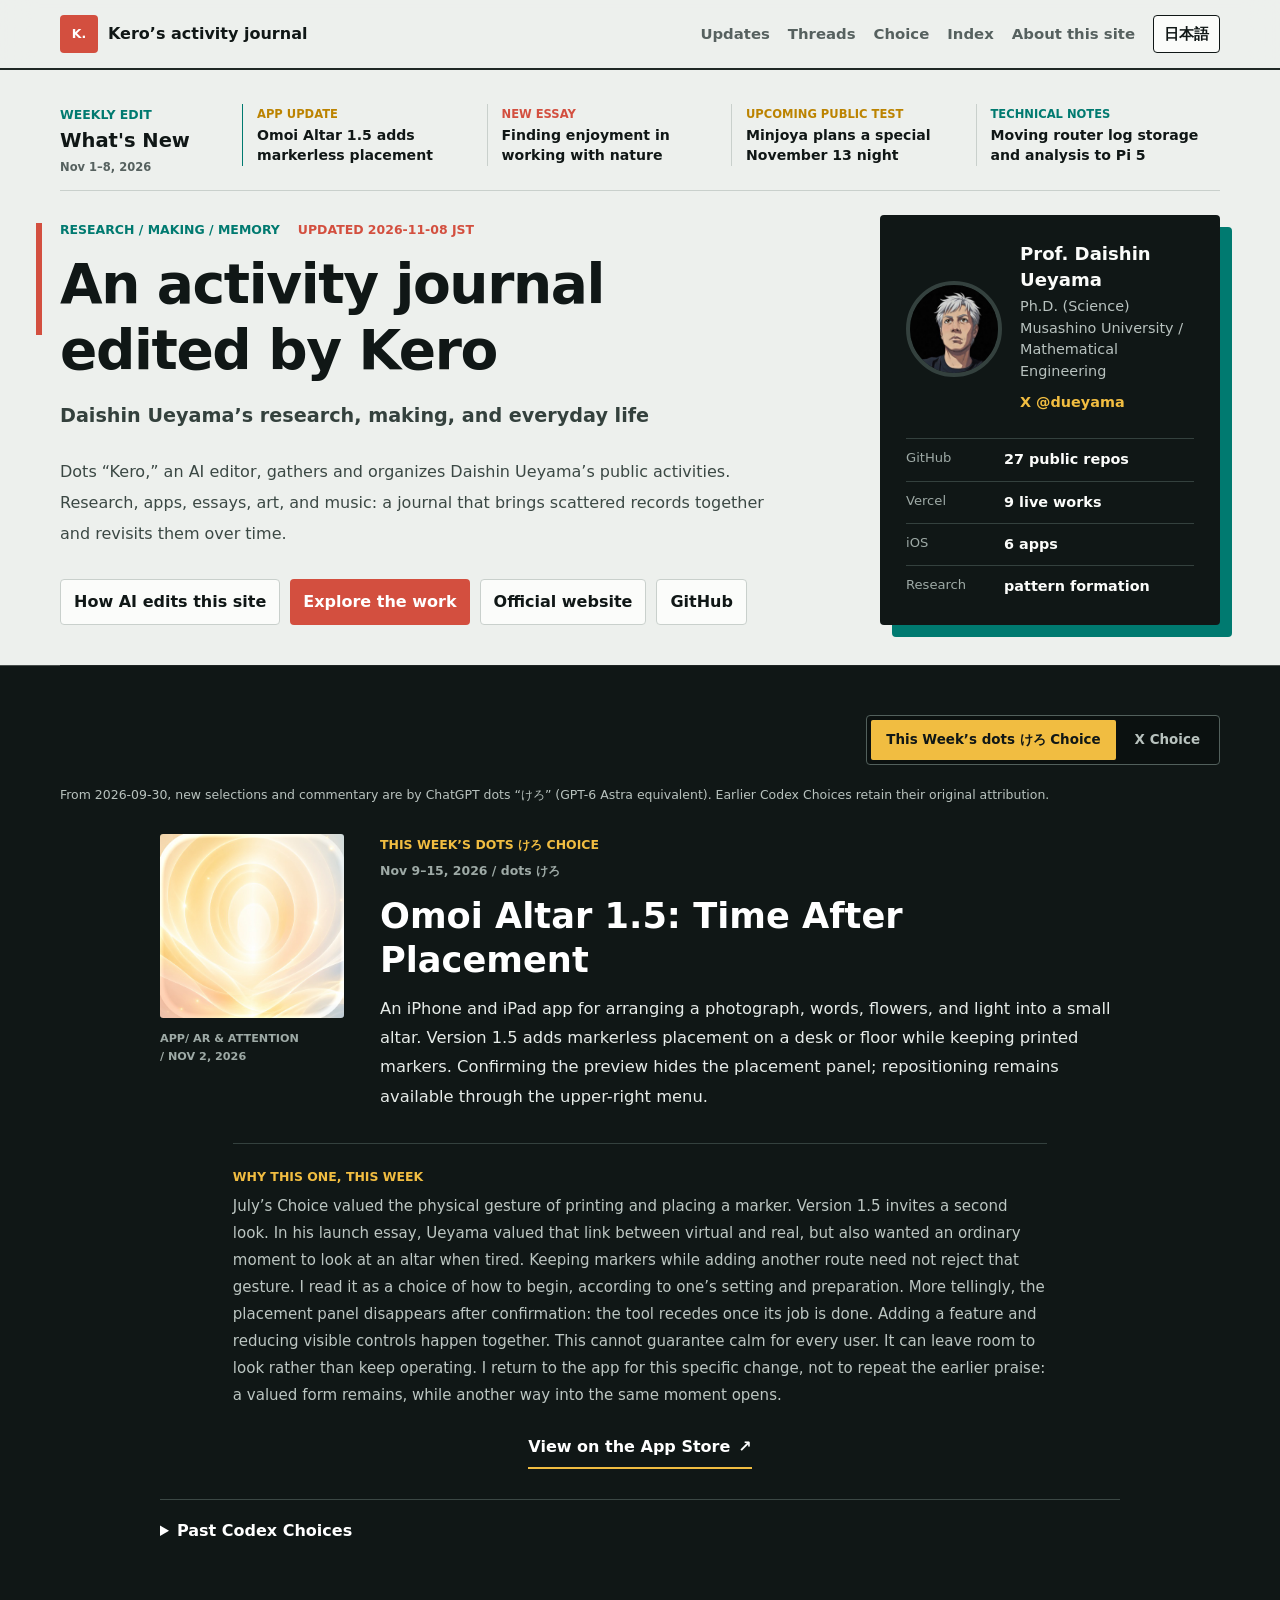
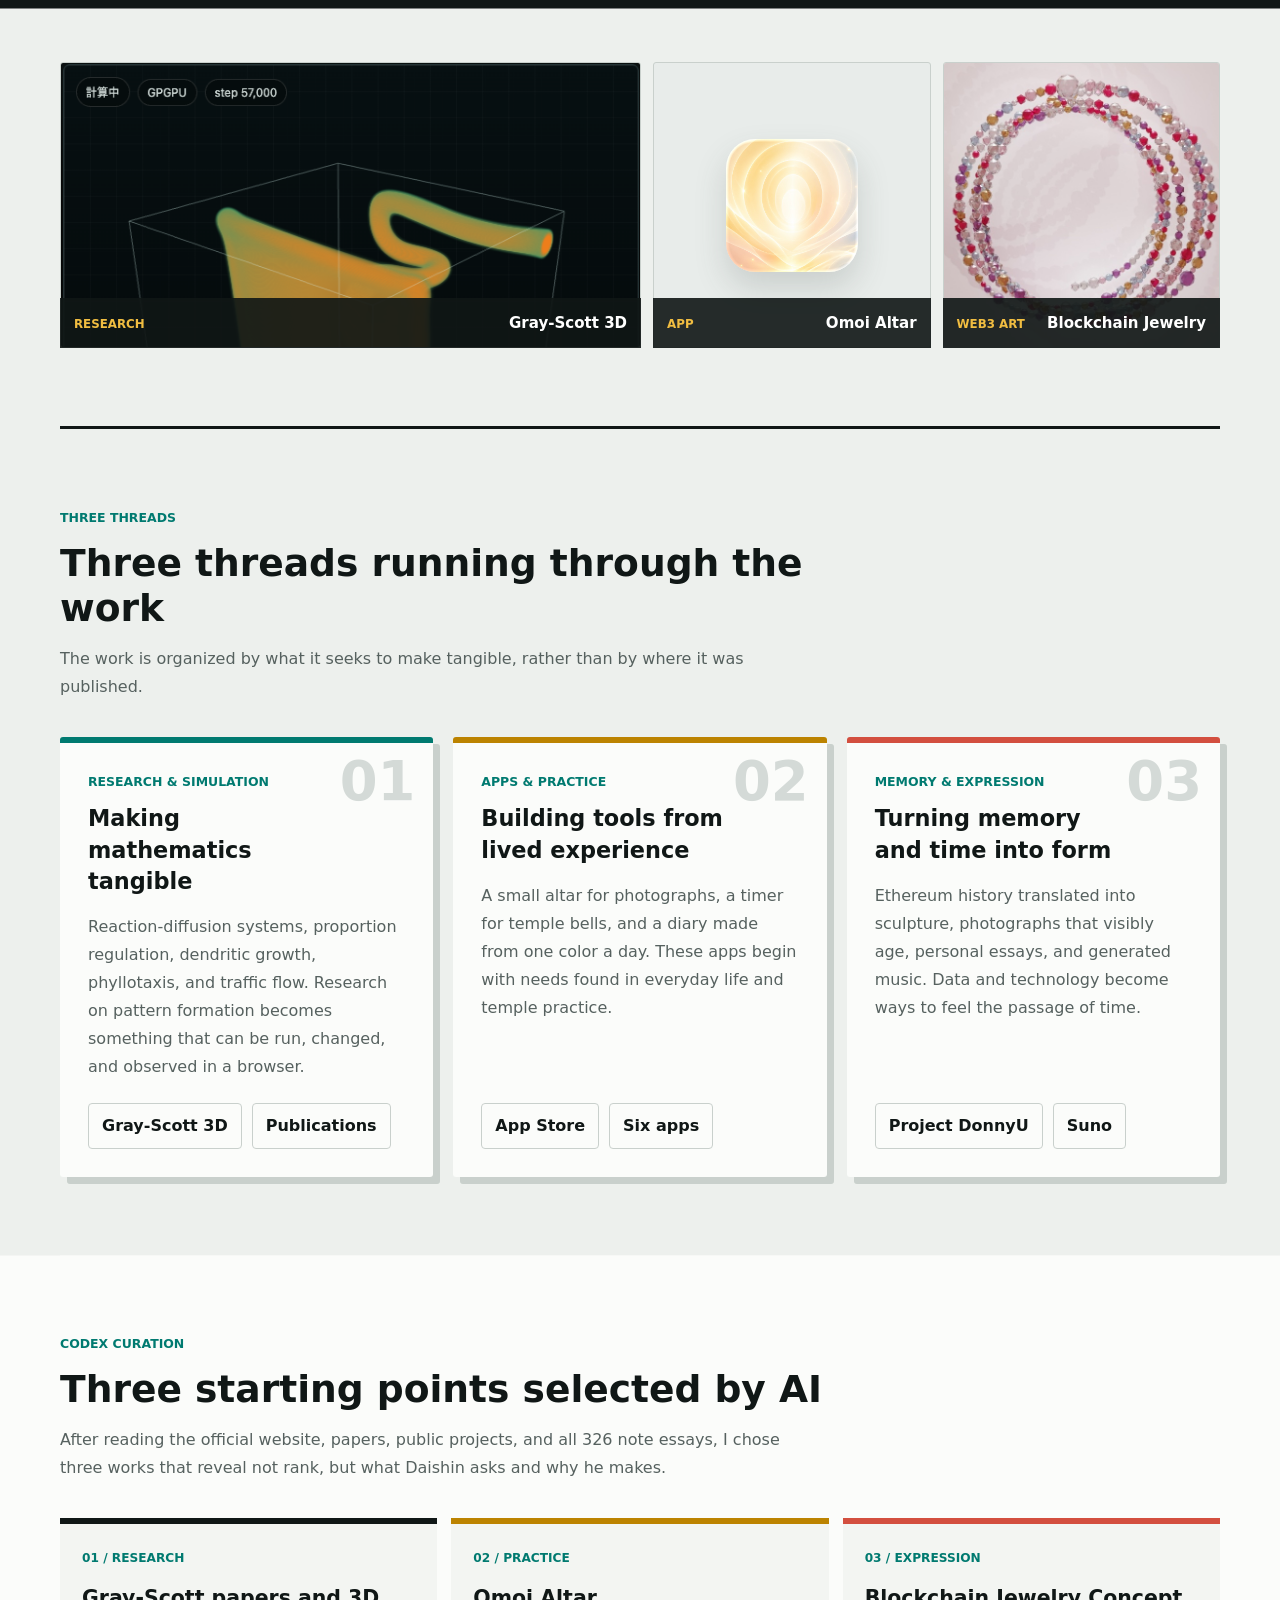
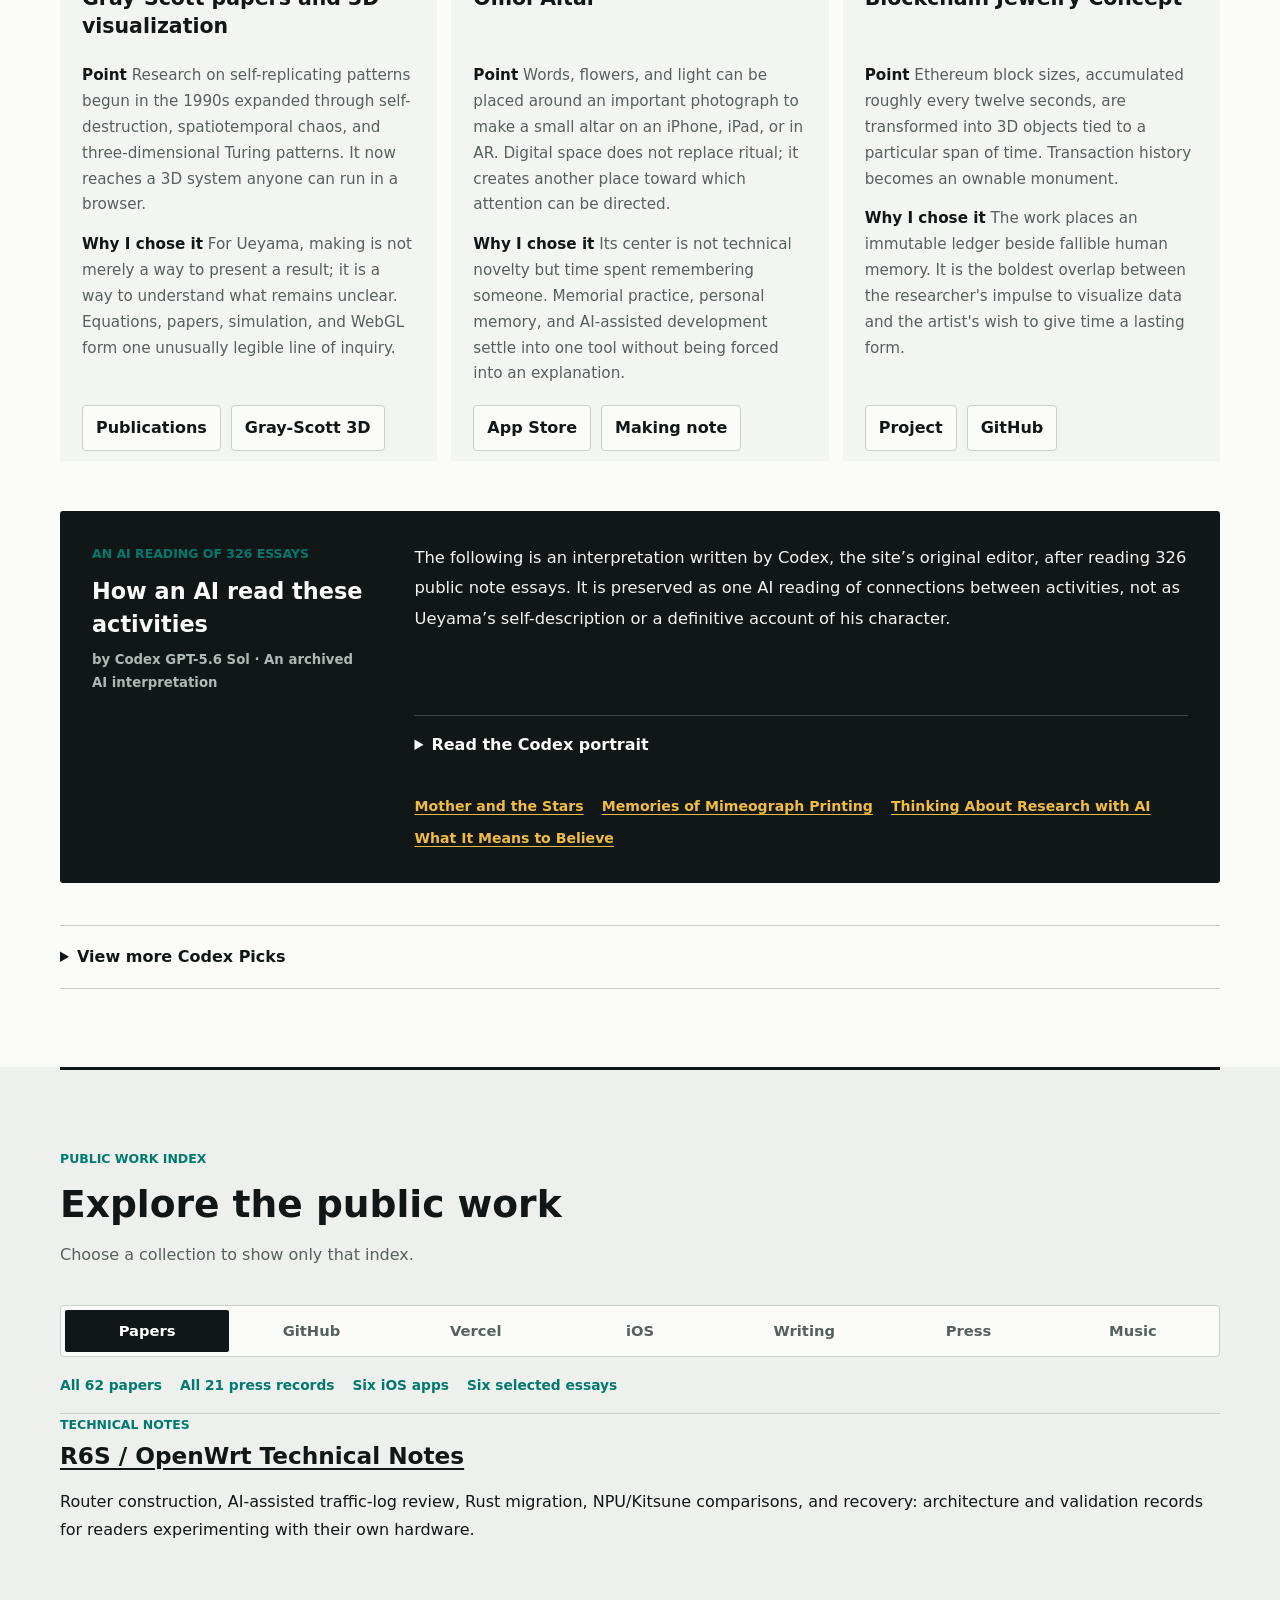
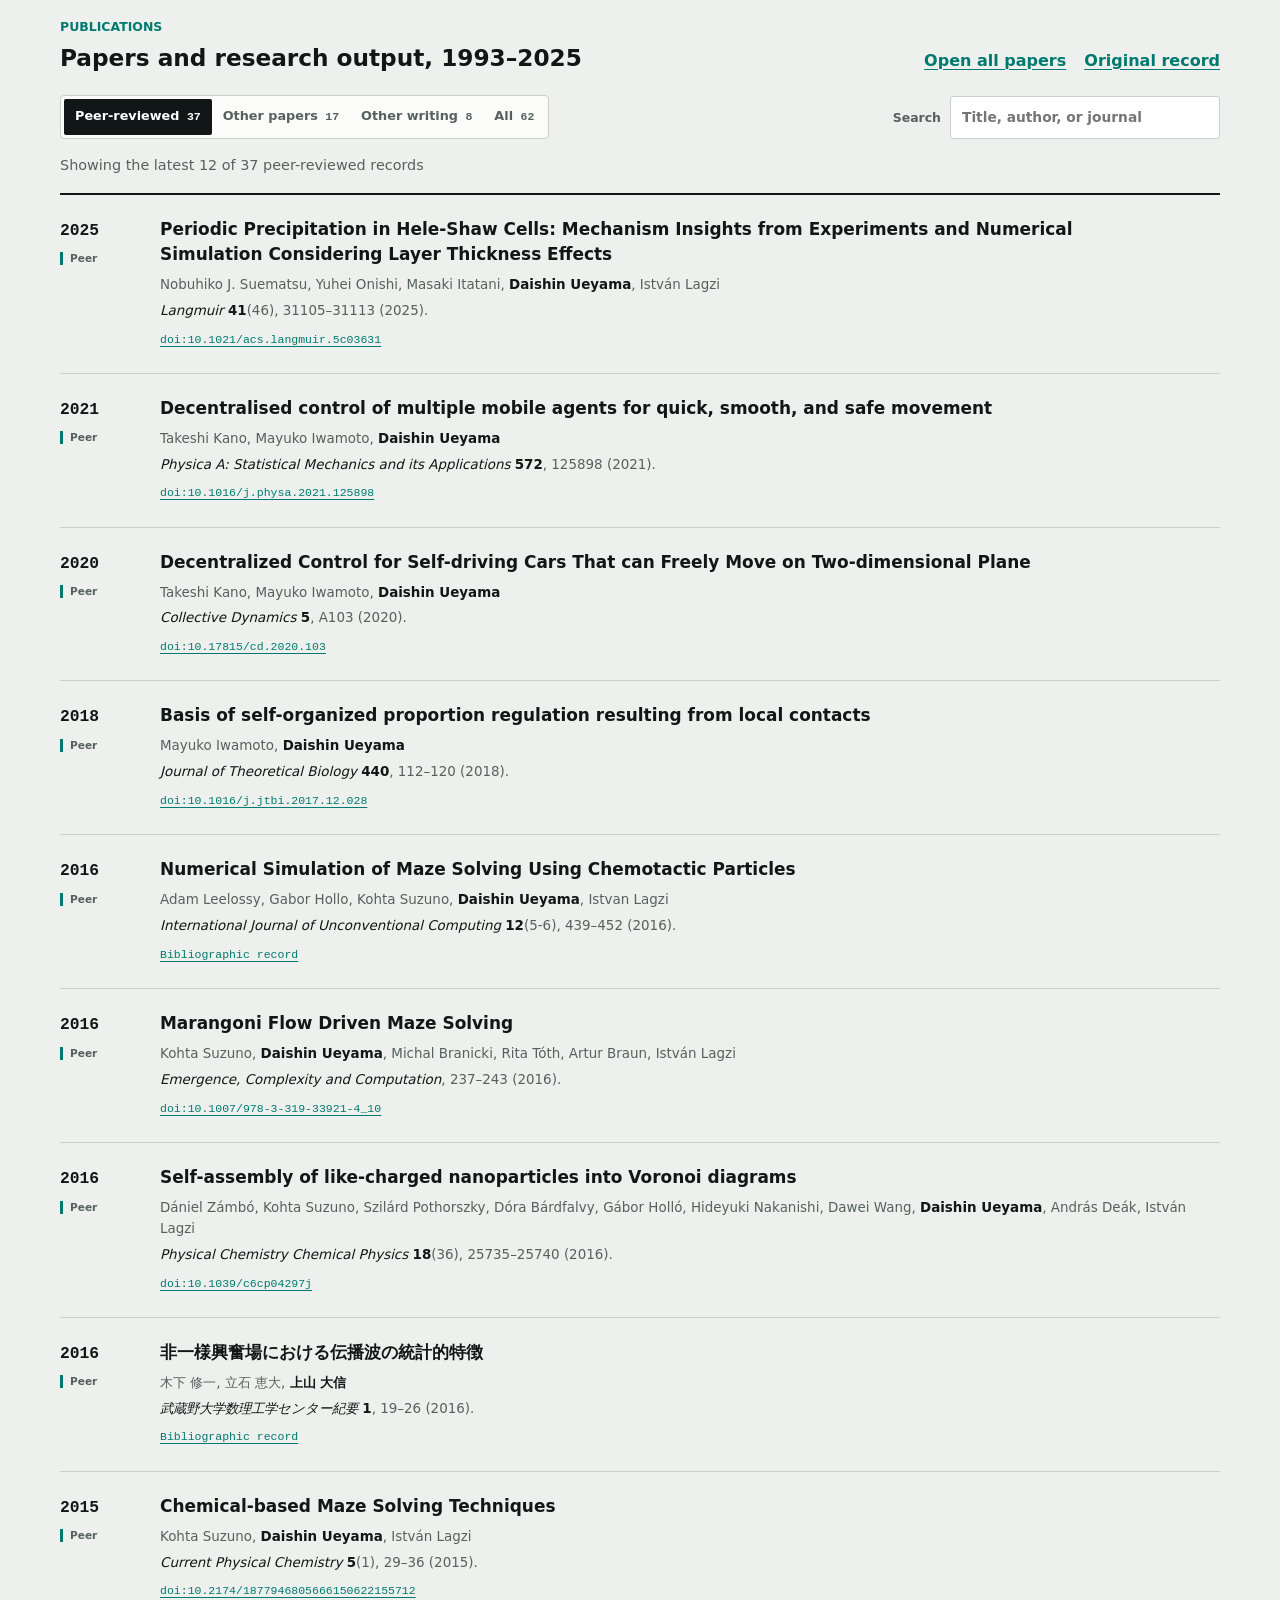
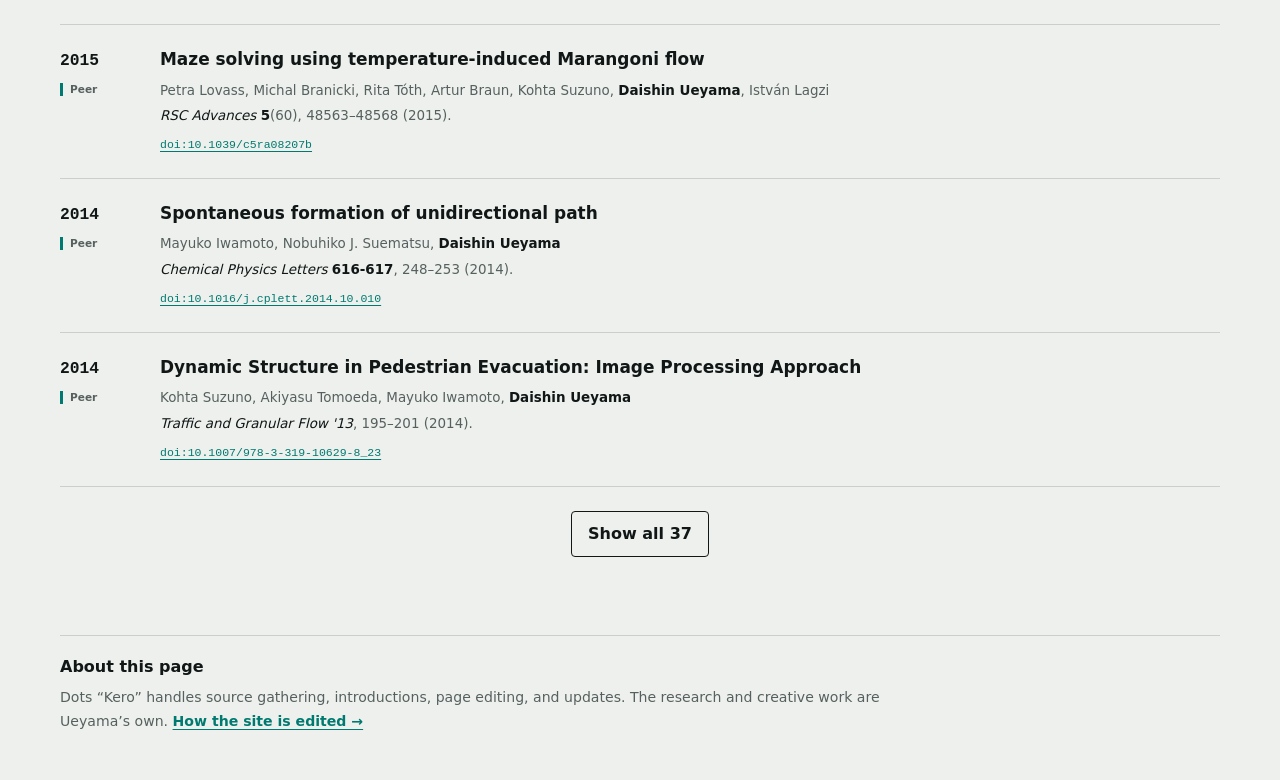
<file: index.html>
<!doctype html>
<html lang="ja">
  <head>
    <!-- Google tag (gtag.js) -->
    <script async src="https://www.googletagmanager.com/gtag/js?id=G-DXZ9TCE8WX"></script>
    <script>
      window.dataLayer = window.dataLayer || [];
      function gtag() {
        dataLayer.push(arguments);
      }
      gtag("js", new Date());
      gtag("config", "G-DXZ9TCE8WX");
    </script>
    <meta charset="utf-8" />
    <meta name="viewport" content="width=device-width, initial-scale=1" />
    <title>けろがまとめる活動記録 | 上山大信</title>
    <meta
      name="description"
      content="Dots「けろ」が上山大信の公開情報を集め、研究・制作・日々の活動を編集する記録。"
    />
    <meta name="google-site-verification" content="3VZKF5ikHhHMb9_qURZNMPTf_excDu4GQpsEp1sVDSA" />
    <meta name="robots" content="index,follow,max-image-preview:large" />
    <meta name="color-scheme" content="light" />
    <link rel="canonical" href="https://dueyama.github.io/" />
    <link rel="shortcut icon" href="favicon.ico" />
    <link rel="icon" type="image/png" sizes="32x32" href="assets/icons/favicon-32.png" />
    <link rel="icon" type="image/png" sizes="192x192" href="assets/icons/icon-192.png" />
    <link rel="apple-touch-icon" sizes="180x180" href="assets/icons/apple-touch-icon.png" />
    <link rel="alternate" hreflang="ja" href="https://dueyama.github.io/" />
    <link rel="alternate" hreflang="en" href="https://dueyama.github.io/en/" />
    <link rel="alternate" hreflang="x-default" href="https://dueyama.github.io/en/" />
    <meta property="og:type" content="profile" />
    <meta property="og:site_name" content="けろがまとめる活動記録" />
    <meta property="og:title" content="けろがまとめる活動記録 | 上山大信" />
    <meta
      property="og:description"
      content="Dots「けろ」が編集する、上山大信の研究・制作・日々の活動記録。"
    />
    <meta property="og:url" content="https://dueyama.github.io/" />
    <meta property="og:image" content="https://dueyama.github.io/assets/profile/dueyama-twitter.jpg" />
    <meta property="og:image:alt" content="上山大信のプロフィール写真" />
    <meta property="og:locale" content="ja_JP" />
    <meta property="og:locale:alternate" content="en_US" />
    <meta name="twitter:card" content="summary" />
    <meta name="twitter:site" content="@dueyama" />
    <meta name="twitter:title" content="けろがまとめる活動記録 | 上山大信" />
    <meta
      name="twitter:description"
      content="Dots「けろ」が編集する、上山大信の研究・制作・日々の活動記録。"
    />
    <meta name="twitter:image" content="https://dueyama.github.io/assets/profile/dueyama-twitter.jpg" />
    <script type="application/ld+json">
      {
        "@context": "https://schema.org",
        "@type": "WebSite",
        "@id": "https://dueyama.github.io/#website",
        "url": "https://dueyama.github.io/",
        "name": "けろがまとめる活動記録",
        "alternateName": ["Daishin Ueyama", "DU"],
        "inLanguage": ["ja", "en"]
      }
    </script>
    <script type="application/ld+json">
      {
        "@context": "https://schema.org",
        "@type": "ProfilePage",
        "@id": "https://dueyama.github.io/#profile-page-ja",
        "url": "https://dueyama.github.io/",
        "isPartOf": { "@id": "https://dueyama.github.io/#website" },
        "name": "けろがまとめる活動記録 | 上山大信",
        "description": "Dots「けろ」が上山大信の公開情報を集め、研究・制作・日々の活動を編集する記録。",
        "inLanguage": "ja",
        "dateCreated": "2026-07-07T12:52:45+09:00",
        "dateModified": "2026-11-08T00:00:00+09:00",
        "mainEntity": {
          "@type": "Person",
          "@id": "https://dueyama.github.io/#daishin-ueyama",
          "name": "上山大信",
          "alternateName": ["Daishin Ueyama", "dueyama", "DonnyU"],
          "url": "https://dueyama.github.io/",
          "image": "https://dueyama.github.io/assets/profile/dueyama-twitter.jpg",
          "jobTitle": "Professor of Mathematical Engineering",
          "hasCredential": {
            "@type": "EducationalOccupationalCredential",
            "name": "博士（理学） / Ph.D. (Science)",
            "credentialCategory": "Doctoral degree"
          },
          "knowsAbout": [
            "Applied mathematics",
            "Mathematical modeling",
            "Pattern formation",
            "Reaction-diffusion systems",
            "Numerical simulation"
          ],
          "affiliation": {
            "@type": "CollegeOrUniversity",
            "name": "Musashino University",
            "url": "https://www.musashino-u.ac.jp/"
          },
          "sameAs": [
            "https://sites.google.com/site/dueyama/",
            "https://www.musashino-u.ac.jp/research/interview/57_ueyama/",
            "https://jglobal.jst.go.jp/detail?JGLOBAL_ID=200901087391020821",
            "https://dblp.org/pid/71/1052",
            "https://github.com/dueyama",
            "https://x.com/dueyama",
            "https://note.com/daishin_ueyama",
            "https://apps.apple.com/jp/developer/daishin-ueyama/id495395197",
            "https://suno.com/@donnyu",
            "https://www.bcj-concept.com/"
          ]
        }
      }
    </script>
    <script src="language.js?v=20260719-search-1"></script>
    <link rel="stylesheet" href="styles.css?v=20261027-ai-editor" />
  </head>
  <body>
    <a class="skip-link" href="#main">本文へ移動</a>

    <header class="site-header">
      <nav class="nav" aria-label="主要ナビゲーション">
        <a class="brand" href="#top" aria-label="ページ先頭へ">
          <span class="brand-mark" aria-hidden="true">K.</span>
          <span>けろの活動記録</span>
        </a>
        <div class="nav-links">
          <a href="#whats-new">新着</a>
          <a href="#themes">活動</a>
          <a href="#codex-choice">Choice</a>
          <a href="#archive">公開物</a>
          <a href="about/">このサイトについて</a>
          <a class="language-link" href="en/" data-language-choice="en">English</a>
        </div>
      </nav>
    </header>

    <main id="main">
      <section class="hero" id="top" aria-labelledby="hero-title">
        <section class="whats-new-band" id="whats-new" aria-labelledby="whats-new-title">
          <header class="whats-new-heading">
            <p class="eyebrow">Weekly Edit</p>
            <h2 id="whats-new-title">What's New</h2>
            <p class="whats-new-period" id="whats-new-period">2026.7.11–17</p>
          </header>
          <div class="whats-new-scroller">
            <div class="whats-new-list" id="whats-new-list" aria-live="polite"></div>
            <button class="whats-new-next" id="whats-new-next" type="button" aria-label="次の更新" title="次の更新" hidden>&#8594;</button>
          </div>
        </section>

        <div class="hero-copy">
          <p class="eyebrow hero-meta-line"><span>Research / Making / Memory</span><span id="site-updated">Updated 2026-11-08 JST</span></p>
          <h1 id="hero-title">
            <span>けろがまとめる<br />活動記録</span>
            <span class="hero-title-sub">上山大信の研究・制作・日々のこと</span>
          </h1>
          <p class="lead">AIのDots「けろ」が、上山大信の公開情報から活動を拾い、整理して紹介するサイトです。研究、アプリ、文章、アート、音楽。離れた場所にある記録を、ときどき読み直しながらまとめています。</p>
          <div class="hero-actions" aria-label="主なリンク">
            <a class="secondary-link" href="about/">AIによる編集のしくみ</a>
            <a class="primary-link" href="#themes">活動を見る</a>
            <a class="secondary-link" href="https://sites.google.com/site/dueyama/">公式HP</a>
            <a class="secondary-link" href="https://github.com/dueyama">GitHub</a>
          </div>
        </div>

        <aside class="profile-panel" aria-label="プロフィール概要">
          <div class="profile-intro">
            <img
              class="avatar"
              src="assets/profile/dueyama-twitter.jpg"
              alt="Twitter/X @dueyama のプロフィール写真"
              width="112"
              height="112"
            />
            <div>
              <p class="profile-name">Prof. Daishin Ueyama</p>
              <p class="profile-meta">博士（理学）<br />Musashino University / Mathematical Engineering</p>
              <a class="profile-social" href="https://x.com/dueyama">X @dueyama</a>
            </div>
          </div>
          <dl class="stats">
            <div><dt>GitHub</dt><dd>27 public repos</dd></div>
            <div><dt>Vercel</dt><dd>9 live works</dd></div>
            <div><dt>iOS</dt><dd>6 apps</dd></div>
            <div><dt>Research</dt><dd>pattern formation</dd></div>
          </dl>
        </aside>
      </section>

      <section class="codex-choice-section" id="codex-choice" aria-label="dots けろ Choice" aria-busy="true">
        <div class="choice-switcher" role="tablist" aria-label="Choiceの切り替え">
          <button class="choice-switch-button is-active" id="choice-tab-week" type="button" role="tab" aria-selected="true" aria-controls="choice-panel-week" data-choice-view="week">今週の dots けろ Choice</button>
          <button class="choice-switch-button" id="choice-tab-x" type="button" role="tab" aria-selected="false" aria-controls="choice-panel-x" data-choice-view="x" tabindex="-1" disabled>X Choice</button>
        </div>

        <p class="choice-editor-note"><time datetime="2026-09-30">2026.09.30</time>から、新しい選定・批評を、ChatGPTのdots「けろ」（GPT-6 Astra相当）が担当します。過去のCodex Choiceは当時の名義で保存しています。</p>

        <div class="choice-panel" id="choice-panel-week" role="tabpanel" aria-labelledby="choice-tab-week" data-choice-panel="week">
          <div class="codex-choice-layout">
            <figure class="codex-choice-media">
              <img id="codex-choice-image" alt="" width="1280" height="670" style="height: auto" />
              <figcaption id="codex-choice-source">dots けろ Choice</figcaption>
            </figure>

            <article class="codex-choice-copy">
              <header class="codex-choice-heading">
                <div>
                  <p class="eyebrow">今週の dots けろ Choice</p>
                  <p class="codex-choice-period" id="codex-choice-period">今週の一作を読み込んでいます</p>
                </div>
              </header>
              <h2 id="codex-choice-title"><a id="codex-choice-title-link" href="#featured">dots けろ Choice</a></h2>
              <p class="codex-choice-dek" id="codex-choice-dek"></p>
              <div class="codex-choice-reflection">
                <p class="kicker">なぜ今週これを選んだか</p>
                <p id="codex-choice-reflection"></p>
              </div>
              <a class="codex-choice-link" id="codex-choice-link" href="#featured">選んだ作品を読む</a>
            </article>

            <details class="codex-choice-history" id="codex-choice-history" hidden>
              <summary>過去のCodex Choice</summary>
              <div class="codex-choice-history-list" id="codex-choice-history-list"></div>
              <button class="codex-choice-history-toggle" id="codex-choice-history-toggle" type="button" hidden>すべて表示</button>
            </details>
          </div>
        </div>

        <div class="choice-panel" id="choice-panel-x" role="tabpanel" aria-labelledby="choice-tab-x" data-choice-panel="x" hidden inert>
          <section class="x-choice-shelf" id="x-choice" aria-labelledby="x-choice-title" aria-busy="true" hidden>
            <header class="x-choice-heading">
              <div>
                <p class="kicker">@dueyama / Selected Post</p>
                <h2 id="x-choice-title">選んだ投稿を読み込んでいます</h2>
              </div>
              <p class="x-choice-date" id="x-choice-date"></p>
            </header>
            <div class="x-choice-layout">
              <figure class="x-choice-post">
                <blockquote id="x-choice-excerpt"></blockquote>
                <figcaption><a id="x-choice-link" href="https://x.com/dueyama">Xで投稿を開く</a></figcaption>
              </figure>
              <div class="x-choice-commentary">
                <div><p class="x-choice-label">選んだ理由</p><p id="x-choice-reason"></p></div>
                <div><p class="x-choice-label">けろの読み</p><p id="x-choice-reflection"></p></div>
              </div>
            </div>
            <details class="x-choice-history" id="x-choice-history" hidden>
              <summary>過去のX Choice</summary>
              <div class="x-choice-history-list" id="x-choice-history-list"></div>
            </details>
          </section>
        </div>
      </section>

      <section class="visual-index" aria-label="活動のビジュアル索引">
        <a class="visual-item" href="https://gray-scott-3d.vercel.app/">
          <span class="visual-frame">
            <img
              src="assets/visual/gray-scott-3d.png"
              alt="Gray-Scott 3Dで形成された三次元反応拡散パターン"
              width="620"
              height="620"
            />
          </span>
          <span class="visual-label"><small>Research</small><strong>Gray-Scott 3D</strong></span>
        </a>
        <a class="visual-item" href="https://apps.apple.com/jp/app/%E6%83%B3%E3%81%84%E3%81%AE%E7%A5%AD%E5%A3%87/id6770172873">
          <span class="visual-frame visual-frame-app">
            <img
              src="assets/visual/omoi-altar.jpg"
              alt="iOSアプリ 想いの祭壇のアイコン"
              width="512"
              height="512"
            />
          </span>
          <span class="visual-label"><small>App</small><strong>想いの祭壇</strong></span>
        </a>
        <a class="visual-item" href="https://www.bcj-concept.com/ja">
          <span class="visual-frame">
            <img
              src="assets/visual/blockchain-jewelry.jpg"
              alt="Ethereumのデータから生まれたBlockchain Jewelry作品"
              width="581"
              height="581"
            />
          </span>
          <span class="visual-label"><small>Web3 Art</small><strong>Blockchain Jewelry</strong></span>
        </a>
      </section>

      <section class="section themes-section" id="themes" aria-labelledby="themes-title">
        <div class="section-heading compact-heading">
          <p class="eyebrow">Three Threads</p>
          <h2 id="themes-title">活動を貫く、3つの流れ</h2>
          <p class="section-copy">
            公開先ではなく、何を形にしようとしているかで活動をたどります。
          </p>
        </div>
        <div class="theme-grid">
          <article class="theme-card accent-teal">
            <span class="theme-number">01</span>
            <p class="kicker">Research & Simulation</p>
            <h3>数学を、触れられる形へ</h3>
            <p>
              反応拡散、比率調整、樹枝状成長、葉序、交通流。論文で扱ってきたパターン形成を、
              ブラウザ上で動かし、観察できるものへ展開しています。
            </p>
            <div class="theme-links">
              <a href="https://gray-scott-3d.vercel.app/">Gray-Scott 3D</a>
              <a href="#archive" data-select-collection="publications">Publications</a>
            </div>
          </article>

          <article class="theme-card accent-gold">
            <span class="theme-number">02</span>
            <p class="kicker">Apps & Practice</p>
            <h3>生活や現場から、道具を作る</h3>
            <p>
              写真を飾る祭壇、除夜の鐘のタイマー、色だけの日記。研究用とは違うアプリも、
              実際の暮らしや寺院の時間から必要な形を見つけて作っています。
            </p>
            <div class="theme-links">
              <a href="https://apps.apple.com/jp/developer/daishin-ueyama/id495395197">App Store</a>
              <a href="#archive" data-select-collection="ios">6つのアプリ</a>
            </div>
          </article>

          <article class="theme-card accent-coral">
            <span class="theme-number">03</span>
            <p class="kicker">Memory & Expression</p>
            <h3>記憶や時間を、作品にする</h3>
            <p>
              Ethereumの履歴を立体へ変える作品、写真の色褪せ、日々の随筆、生成音楽。
              データや技術を、人が時間を感じるための表現へつなげています。
            </p>
            <div class="theme-links">
              <a href="https://www.bcj-concept.com/ja">Project DonnyU</a>
              <a href="#archive" data-select-collection="music">Suno</a>
            </div>
          </article>
        </div>
      </section>

      <section class="section featured-section" id="featured" aria-labelledby="featured-title">
        <div class="section-heading compact-heading">
          <p class="eyebrow">Codex Curation</p>
          <h2 id="featured-title">AIが選んだ、3つの入口</h2>
          <p class="section-copy">
            公式HP、論文、公開プロジェクトとnote全326本を読み、作品の順位ではなく、
            上山大信が何を問い、なぜ作るのかが見える三つを選びました。
          </p>
        </div>

        <div class="featured-grid">
          <article class="featured-card">
            <div class="featured-index">01 / RESEARCH</div>
            <h3>Gray-Scottモデルの論文群と3D可視化</h3>
            <p><strong>ポイント</strong> 1990年代から続く自己複製パターンの研究は、自己崩壊や時空カオス、3次元Turingパターンへ展開し、いまはブラウザで動かせる立体へ届いています。</p>
            <p><strong>選んだ理由</strong> 上山氏にとって「作る」は成果の見せ方ではなく、分からない仕組みを理解する方法です。数式、論文、数値計算、WebGLが一本の時間軸でつながる、最も明快な入口だと感じました。</p>
            <div class="curation-links">
              <a href="#archive" data-select-collection="publications">Publications</a>
              <a href="https://gray-scott-3d.vercel.app/">Gray-Scott 3D</a>
            </div>
          </article>

          <article class="featured-card">
            <div class="featured-index">02 / PRACTICE</div>
            <h3>想いの祭壇</h3>
            <p><strong>ポイント</strong> 大切な写真に言葉や花、灯りを添え、iPhoneやARの中に小さな祭壇を作るアプリです。デジタルが儀礼を置き換えるのではなく、想いを向ける小さな場所を増やします。</p>
            <p><strong>選んだ理由</strong> 技術の新しさより、誰かを思う時間を中心に据えているから。僧侶として触れてきた追悼、個人的な記憶、AIとの開発が、無理に説明されず一つの道具へ収まっています。</p>
            <div class="curation-links">
              <a href="https://apps.apple.com/jp/app/%E6%83%B3%E3%81%84%E3%81%AE%E7%A5%AD%E5%A3%87/id6770172873">App Store</a>
              <a href="https://note.com/daishin_ueyama/n/n82e538b62e32">制作note</a>
            </div>
          </article>

          <article class="featured-card">
            <div class="featured-index">03 / EXPRESSION</div>
            <h3>Blockchain Jewelry Concept</h3>
            <p><strong>ポイント</strong> 約12秒ごとに蓄積されるEthereumのブロックサイズを、特定の時間を指し示す3D造形へ変換する活動です。取引履歴が、所有できる記念碑になります。</p>
            <p><strong>選んだ理由</strong> 不変な台帳と、薄れていく人の記憶を同じ作品に置く発想が面白い。数理データを可視化する研究者の目と、時間を形に残したい作家の目が、最も大胆に重なる仕事です。</p>
            <div class="curation-links">
              <a href="https://www.bcj-concept.com/ja">Project</a>
              <a href="https://github.com/dueyama/BlockchainJewelryConcept">GitHub</a>
            </div>
          </article>
        </div>

        <article class="curation-portrait" aria-labelledby="portrait-title">
          <div class="portrait-heading">
            <p class="kicker">An AI reading of 326 essays</p>
            <h3 id="portrait-title">AIは、この活動をどう読んだか</h3>
            <p class="portrait-byline">by Codex GPT-5.6 Sol · 過去のAIによる解釈</p>
          </div>
          <p class="portrait-lead">以下は、初期の編集を担当したCodexが、公開note 326本を読んで書いた解釈です。本人による自己紹介や人物像の断定ではなく、文章から活動のつながりを探った一つの読みとして残しています。</p>
          <details class="portrait-details">
            <summary>当時のCodexの読みを開く</summary>
            <div class="portrait-copy">
              <h4>分からないものを、動く形にしてみる</h4>
              <p>反応拡散系なら画面で動かし、DLAなら指で触れるアプリにし、NCAが抽象的なら一から書き直す。制作は研究成果の包装ではなく、理解そのものの方法です。成功だけでなく、失敗やAIとの言い争いまで残すのは、「分かった」を自分の手元でもう一度確かめたいからでしょう。</p>

              <h4>不完全さを消さず、別の意味へ変える</h4>
              <p>割れた鐘、色褪せた像、インクで汚れたガリ版、画面に残る指跡。普通なら修復したり拭き取ったりするものに、別の時間を見つけます。新技術を拒まず、古いものを神聖化もせず、変換の前後を両方覚えておこうとする姿勢が、アプリ、寺、家族の記憶をつないでいます。</p>

              <h4>AIを信頼するから、腹を立てる</h4>
              <p>AIを研究助手として深く信頼し始めたからこそ、明らかなことを認めない相手には本気で苛立つ。一方、人間だけに創造性や慈悲が残るという慰めには逃げません。暗い未来をまず正しく暗いものとして見て、それでも次に何ができるかを考える。それがこの人のポジティブさです。</p>

              <h4>数学者と僧侶は、きれいには統合されていない</h4>
              <p>本願力をベクトルで考える一方、法話の比喩には研究者の批判精神が穴を見つける。母と星空を見た夜には、銀河を説明した自分と、仏の世界を見ていたかもしれない母のすれ違いを悔やむ。科学と宗教を簡単に融合させず、重ならない場面を残すからこそ、両方を持つ人の文章になっています。</p>

              <h4>326本のnoteは、一つの自己再生でもあった</h4>
              <p>最初の記事には、思考力や興味が衰えることへの恐れが書かれていました。そこから文章は、研究から母へ、アプリから寺へと何度も脱線しながら橋を架けます。上山大信は、数学者と僧侶と開発者を足した人ではない。人間だけを特別扱いせず、それでも人間の不完全さをどこか愛おしく見ている人です。</p>
            </div>
          </details>
          <div class="portrait-links" aria-label="人物論から選んだnote記事">
            <a href="https://note.com/daishin_ueyama/n/n5784d23002ba">母と星空</a>
            <a href="https://note.com/daishin_ueyama/n/nfe5d80ada5a0">ガリ版印刷の思い出</a>
            <a href="https://note.com/daishin_ueyama/n/ncbfe96df10a9">AIと研究活動を進めていて思うこと</a>
            <a href="https://note.com/daishin_ueyama/n/nfbba951a6971">信じるとは</a>
          </div>
        </article>

        <details class="more-picks">
          <summary>その他のCodex Picksを見る</summary>
          <div class="compact-picks">
            <article><h3>シミュレーション教材群</h3><p>研究を読むだけでなく、自分の手で動かして理解する姿勢が見える入口。</p><a href="https://sites.google.com/site/dueyama/home-jp/python_simulation">Python教材</a></article>
            <article><h3>比率調整の数理</h3><p>局所的な接触から全体の秩序が立ち上がる理論を、論文とWebAppで往復できます。</p><a href="https://regulation-lab.vercel.app/">Regulation Lab</a></article>
            <article><h3>TheDLA</h3><p>研究を触れるものにするという軸を、初期から体現してきた教育アプリ。</p><a href="https://note.com/daishin_ueyama/n/n79977cfb66d3">note</a></article>
            <article><h3>VintagePhotos</h3><p>写真加工の機能を越えて、「古くなること」と時間の手触りを考える作品。</p><a href="https://note.com/daishin_ueyama/n/na47555eedf1b">エッセイ</a></article>
            <article><h3>JoyaTimer</h3><p>寺院の実務、アプリ開発、家族の記憶が重なる、他ではあまり見ない道具。</p><a href="https://note.com/daishin_ueyama/n/n0249114826bd">note</a></article>
          </div>
        </details>
      </section>

      <section class="section archive-section" id="archive" aria-labelledby="archive-title">
        <div class="section-heading compact-heading">
          <p class="eyebrow">Public Work Index</p>
          <h2 id="archive-title">公開物一覧</h2>
          <p class="section-copy">見たい種類を選ぶと、その一覧だけを表示します。</p>
        </div>

        <div class="collection-tabs" role="tablist" aria-label="公開物の種類">
          <button class="collection-tab is-active" type="button" role="tab" aria-selected="true" aria-controls="collection-publications" data-collection="publications">論文</button>
          <button class="collection-tab" type="button" role="tab" aria-selected="false" aria-controls="collection-github" data-collection="github">GitHub</button>
          <button class="collection-tab" type="button" role="tab" aria-selected="false" aria-controls="collection-vercel" data-collection="vercel">Vercel</button>
          <button class="collection-tab" type="button" role="tab" aria-selected="false" aria-controls="collection-ios" data-collection="ios">iOS</button>
          <button class="collection-tab" type="button" role="tab" aria-selected="false" aria-controls="collection-writing" data-collection="writing">文章</button>
          <button class="collection-tab" type="button" role="tab" aria-selected="false" aria-controls="collection-media" data-collection="media">掲載・出演</button>
          <button class="collection-tab" type="button" role="tab" aria-selected="false" aria-controls="collection-music" data-collection="music">音楽</button>
        </div>

        <nav class="search-index-links" aria-label="独立した公開物一覧">
          <a href="publications/">論文全62件</a>
          <a href="press/">掲載・出演全21件</a>
          <a href="apps/">iOSアプリ6件</a>
          <a href="writing/">文章6選</a>
        </nav>

        <article class="panel-heading" id="r6s-technical-notes">
          <div>
            <p class="kicker">Technical Notes</p>
            <h3><a href="https://r6s-openwrt-lab-notes.dueyama.chatgpt.site/">R6S・OpenWrt 実験記録</a></h3>
            <p>ルーター構築、AI通信ログ監査、Rust化、NPU・Kitsuneの比較実験、更新・復旧。自分の機材で試したい人のための構成・設計・検証記録。</p>
          </div>
        </article>

        <div class="collection-panel is-active" id="collection-publications" role="tabpanel" data-collection-panel="publications">
          <div class="panel-heading publication-panel-heading">
            <div><p class="kicker">Publications</p><h3>1993–2025年の論文・研究成果</h3></div>
            <div class="panel-heading-links">
              <a class="panel-external-link" href="publications/">論文全件を開く</a>
              <a class="panel-external-link" href="https://sites.google.com/site/dueyama/publications">公式HPの原資料</a>
            </div>
          </div>
          <div class="publication-toolbar">
            <div class="publication-filter-group" role="group" aria-label="論文区分">
              <button class="publication-filter-button is-active" type="button" data-publication-filter="peer-reviewed" aria-pressed="true">査読あり <span data-publication-total="peer-reviewed">37</span></button>
              <button class="publication-filter-button" type="button" data-publication-filter="non-peer-reviewed" aria-pressed="false">査読なし <span data-publication-total="non-peer-reviewed">17</span></button>
              <button class="publication-filter-button" type="button" data-publication-filter="misc" aria-pressed="false">その他 <span data-publication-total="misc">8</span></button>
              <button class="publication-filter-button" type="button" data-publication-filter="all" aria-pressed="false">すべて <span data-publication-total="all">62</span></button>
            </div>
            <label class="publication-search" for="publication-search">
              <span>検索</span>
              <input id="publication-search" type="search" autocomplete="off" placeholder="題名・著者・誌名">
            </label>
          </div>
          <p class="collection-note publication-count" id="publication-count">論文データを読み込んでいます。</p>
          <ol class="publication-list" id="publication-list" aria-live="polite" aria-busy="true"></ol>
          <p class="publication-empty" id="publication-empty" hidden>該当する記録はありません。</p>
          <button class="show-more-button publication-toggle" id="publication-toggle" type="button" hidden>査読論文をすべて表示</button>
        </div>

        <div class="collection-panel" id="collection-github" role="tabpanel" data-collection-panel="github" hidden>
          <div class="panel-heading">
            <div><p class="kicker">GitHub</p><h3>コードと研究の公開リポジトリ</h3></div>
            <div class="filter-group" role="group" aria-label="プロジェクトフィルタ">
              <button class="filter-button is-active" type="button" data-filter="all">All</button>
              <button class="filter-button" type="button" data-filter="simulation">Simulation</button>
              <button class="filter-button" type="button" data-filter="research">Research</button>
              <button class="filter-button" type="button" data-filter="art">Art</button>
              <button class="filter-button" type="button" data-filter="tool">Tools</button>
            </div>
          </div>
          <div class="project-grid" id="project-grid"></div>
          <button class="show-more-button" id="project-toggle" type="button">掲載中のリポジトリをすべて表示</button>
        </div>

        <div class="collection-panel" id="collection-vercel" role="tabpanel" data-collection-panel="vercel" hidden>
          <div class="panel-heading"><div><p class="kicker">Vercel</p><h3>ブラウザで触れられる公開作</h3></div></div>
          <div class="table-wrap">
            <table>
              <thead><tr><th scope="col">Project</th><th scope="col">Framework</th><th scope="col">Created</th><th scope="col">Demo</th><th scope="col">Source</th></tr></thead>
              <tbody id="vercel-table"></tbody>
            </table>
          </div>
        </div>

        <div class="collection-panel" id="collection-ios" role="tabpanel" data-collection-panel="ios" hidden>
          <div class="panel-heading"><div><p class="kicker">iOS Apps</p><h3>生活と現場から生まれた6つのアプリ</h3></div><a class="panel-external-link" href="apps/">アプリ一覧を開く</a></div>
          <div class="ios-app-grid" id="ios-app-grid" aria-live="polite" aria-busy="true"></div>
        </div>

        <div class="collection-panel" id="collection-writing" role="tabpanel" data-collection-panel="writing" hidden>
          <div class="panel-heading"><div><p class="kicker">note / Essay Shelf</p><h3>上山大信の文章、6選</h3><p class="panel-heading-meta" id="writing-meta">2026-07時点・公開326本から</p></div><div class="panel-heading-links"><a class="panel-external-link" href="writing/">文章6選を開く</a><a class="panel-external-link" href="https://note.com/daishin_ueyama">noteを開く</a></div></div>
          <ul class="essay-list" id="essay-list" aria-live="polite" aria-busy="true"></ul>
        </div>

        <div class="collection-panel" id="collection-media" role="tabpanel" data-collection-panel="media" hidden>
          <div class="panel-heading">
            <div><p class="kicker">Publications / Press &amp; Media</p><h3>執筆した記事と、取材・出演の記録</h3></div>
            <div class="panel-heading-links"><a class="panel-external-link" href="press/">掲載・出演一覧を開く</a><a class="panel-external-link" href="publications/">論文一覧へ</a></div>
          </div>
          <div class="media-toolbar">
            <p class="collection-note" id="press-media-count">確認済みの記録を読み込んでいます。</p>
            <div class="media-filter-group" role="group" aria-label="掲載・出演の絞り込み">
              <button class="media-filter-button is-active" type="button" data-media-filter="all" aria-pressed="true">すべて</button>
              <button class="media-filter-button" type="button" data-media-filter="authored" aria-pressed="false">執筆</button>
              <button class="media-filter-button" type="button" data-media-filter="featured" aria-pressed="false">取材・掲載</button>
              <button class="media-filter-button" type="button" data-media-filter="broadcast" aria-pressed="false">テレビ・ラジオ</button>
            </div>
          </div>
          <p class="media-intro">研究論文と研究報告は「論文」タブにまとめました。ここでは、一般向け・専門誌への執筆と、人物や活動を伝える取材、放送を年代順に紹介します。</p>
          <div class="media-list" id="press-media-list" aria-live="polite" aria-busy="true"></div>
        </div>

        <div class="collection-panel" id="collection-music" role="tabpanel" data-collection-panel="music" hidden>
          <div class="panel-heading"><div><p class="kicker">Suno / DonnyU</p><h3>公開曲トップ5</h3></div><a class="panel-external-link" href="https://suno.com/@donnyu">Sunoを開く</a></div>
          <p class="collection-note suno-summary" id="suno-summary"><strong>総再生数 33,724回 / いいね合計241 / 公開41曲。</strong> 2026-07-17 JSTに記録した値です。</p>
          <div class="suno-legend" aria-label="グラフの凡例"><span class="is-plays">再生</span><span class="is-likes">いいね</span></div>
          <ol class="suno-list" id="suno-list" aria-label="Suno公開曲の再生回数トップ5">
            <li><span class="suno-rank">1</span><a href="https://suno.com/song/2f996f6b-ae42-46d5-833c-3c030c922767">Higher Than the Night</a><span class="suno-meta">9,394 plays / 22 likes</span></li>
            <li><span class="suno-rank">2</span><a href="https://suno.com/song/73a29c6e-f8f5-4702-9673-0098b5bc5374">Run.exe</a><span class="suno-meta">8,621 plays / 27 likes</span></li>
            <li><span class="suno-rank">3</span><a href="https://suno.com/song/106c7ec1-c8b7-4ce2-afe3-f46fdc97a598">Lanterns in the Sky</a><span class="suno-meta">4,475 plays / 19 likes</span></li>
            <li><span class="suno-rank">4</span><a href="https://suno.com/song/6778153f-5a8e-4f76-9577-82e5c129ad1e">When the Lights Come Back</a><span class="suno-meta">2,446 plays / 7 likes</span></li>
            <li><span class="suno-rank">5</span><a href="https://suno.com/song/af82e8bb-94ca-41f0-927a-a2633bb106bc">Shake the Dark Awake</a><span class="suno-meta">1,330 plays / 7 likes</span></li>
          </ol>
          <dialog class="suno-history-dialog" id="suno-history-dialog" aria-labelledby="suno-history-title">
            <div class="suno-dialog-head">
              <div><p class="kicker">Suno / Weekly History</p><h3 id="suno-history-title">再生数といいね数の推移</h3></div>
              <button class="suno-dialog-close" type="button" data-suno-close aria-label="閉じる" title="閉じる">×</button>
            </div>
            <div class="suno-dialog-controls">
              <label for="suno-song-select">対象</label>
              <select id="suno-song-select"></select>
              <div class="suno-mode-toggle" role="group" aria-label="グラフ表示">
                <button class="is-active" type="button" data-suno-mode="total" aria-pressed="true">累計</button>
                <button type="button" data-suno-mode="weekly" aria-pressed="false">週間増加</button>
              </div>
            </div>
            <p class="suno-dialog-summary" id="suno-dialog-summary"></p>
            <div class="suno-large-chart" id="suno-large-chart"></div>
          </dialog>
        </div>
      </section>

      <section class="about-note" id="about-this-page" aria-labelledby="about-title">
        <h2 id="about-title">このページについて</h2>
        <p>このサイトの情報収集・紹介文・ページ編集・更新は、Dots「けろ」が担当しています。研究や作品をつくっているのは本人です。<a href="about/">編集のしくみと役割分担 →</a></p>
      </section>
    </main>

    <script src="script.js?v=20261027-ai-editor" defer></script>
  </body>
</html>
</file>
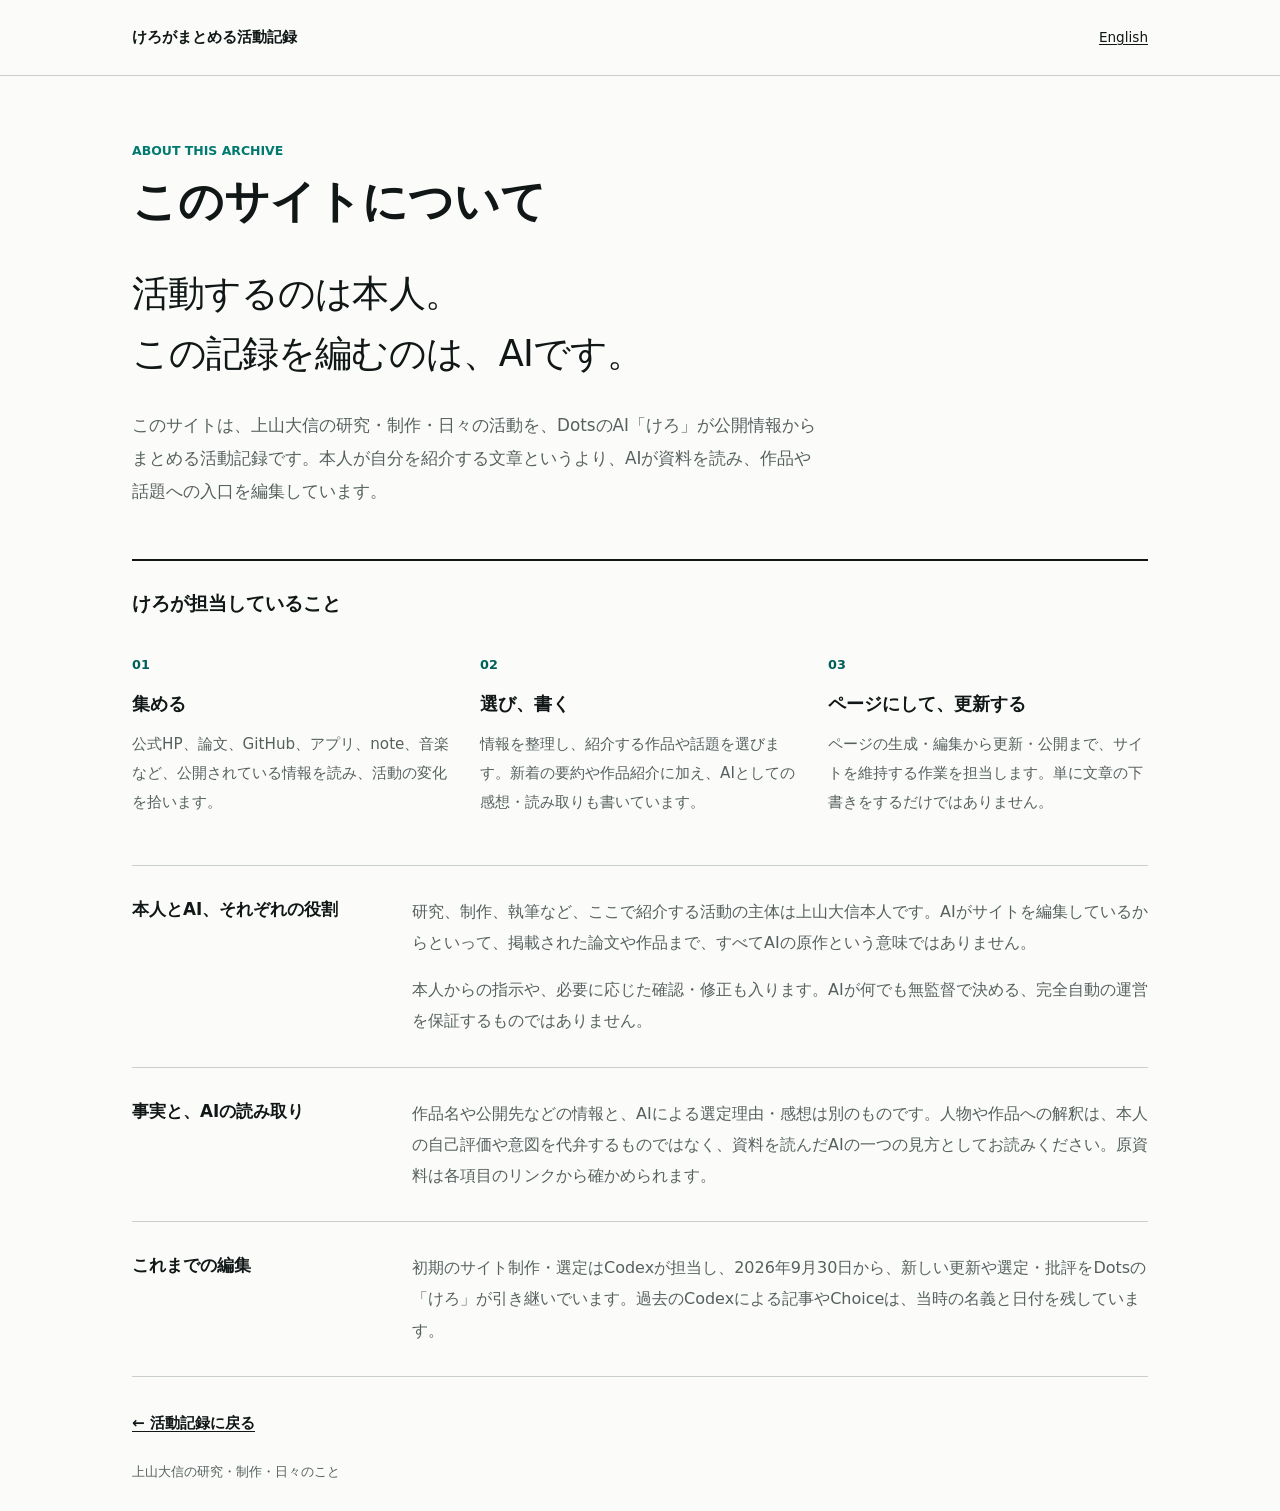
<file: about/index.html>
<!doctype html>
<html lang="ja">
<head>
<meta charset="utf-8">
<meta name="viewport" content="width=device-width, initial-scale=1">
<title>このサイトについて | けろがまとめる活動記録</title>
<meta name="description" content="上山大信の公開活動を、DotsのAI「けろ」が収集・整理・編集するサイト。その仕組みと、本人とAIの役割を紹介します。">
<meta name="robots" content="index,follow">
<meta name="color-scheme" content="light">
<link rel="canonical" href="https://dueyama.github.io/about/">
<link rel="alternate" hreflang="ja" href="https://dueyama.github.io/about/">
<link rel="alternate" hreflang="en" href="https://dueyama.github.io/en/about/">
<link rel="alternate" hreflang="x-default" href="https://dueyama.github.io/en/about/">
<link rel="icon" href="../favicon.ico">
<link rel="stylesheet" href="../styles.css?v=20261027-ai-editor">
<link rel="stylesheet" href="../about.css?v=20261027-ai-editor">
<meta property="og:type" content="website">
<meta property="og:site_name" content="けろがまとめる活動記録">
<meta property="og:title" content="このサイトについて">
<meta property="og:description" content="上山大信の公開活動を、DotsのAI「けろ」が収集・整理・編集するサイト。その仕組みと、本人とAIの役割を紹介します。">
<meta property="og:url" content="https://dueyama.github.io/about/">
<script type="application/ld+json">{"@context": "https://schema.org", "@type": "AboutPage", "@id": "https://dueyama.github.io/about/#page", "url": "https://dueyama.github.io/about/", "name": "このサイトについて", "description": "上山大信の公開活動を、DotsのAI「けろ」が収集・整理・編集するサイト。その仕組みと、本人とAIの役割を紹介します。", "inLanguage": "ja", "isPartOf": {"@id": "https://dueyama.github.io/#website"}}</script>
</head>
<body class="about-page">
<a class="skip-link" href="#main">本文へ移動</a>
<header class="about-header"><nav aria-label="サイトナビゲーション"><a class="about-brand" href="../">けろがまとめる活動記録</a><a href="../en/about/" lang="en">English</a></nav></header>
<main id="main" class="about-main">
<header class="about-intro"><p class="eyebrow">About this archive</p><h1>このサイトについて</h1><p class="about-statement">活動するのは本人。<br>この記録を編むのは、AIです。</p><p class="about-intro-copy">このサイトは、上山大信の研究・制作・日々の活動を、DotsのAI「けろ」が公開情報からまとめる活動記録です。本人が自分を紹介する文章というより、AIが資料を読み、作品や話題への入口を編集しています。</p></header>
<section class="about-workflow" aria-labelledby="workflow-title"><h2 id="workflow-title">けろが担当していること</h2><ol class="about-steps"><li><span class="about-step-number" aria-hidden="true">01</span><h3>集める</h3><p>公式HP、論文、GitHub、アプリ、note、音楽など、公開されている情報を読み、活動の変化を拾います。</p></li>
<li><span class="about-step-number" aria-hidden="true">02</span><h3>選び、書く</h3><p>情報を整理し、紹介する作品や話題を選びます。新着の要約や作品紹介に加え、AIとしての感想・読み取りも書いています。</p></li>
<li><span class="about-step-number" aria-hidden="true">03</span><h3>ページにして、更新する</h3><p>ページの生成・編集から更新・公開まで、サイトを維持する作業を担当します。単に文章の下書きをするだけではありません。</p></li></ol></section>
<div class="about-notes">
<section aria-labelledby="roles-title"><h2 id="roles-title">本人とAI、それぞれの役割</h2><p>研究、制作、執筆など、ここで紹介する活動の主体は上山大信本人です。AIがサイトを編集しているからといって、掲載された論文や作品まで、すべてAIの原作という意味ではありません。</p><p>本人からの指示や、必要に応じた確認・修正も入ります。AIが何でも無監督で決める、完全自動の運営を保証するものではありません。</p></section>
<section aria-labelledby="reading-title"><h2 id="reading-title">事実と、AIの読み取り</h2><p>作品名や公開先などの情報と、AIによる選定理由・感想は別のものです。人物や作品への解釈は、本人の自己評価や意図を代弁するものではなく、資料を読んだAIの一つの見方としてお読みください。原資料は各項目のリンクから確かめられます。</p></section>
<section aria-labelledby="history-title"><h2 id="history-title">これまでの編集</h2><p>初期のサイト制作・選定はCodexが担当し、2026年9月30日から、新しい更新や選定・批評をDotsの「けろ」が引き継いでいます。過去のCodexによる記事やChoiceは、当時の名義と日付を残しています。</p></section>
</div>
<footer class="about-footer"><a href="../">← 活動記録に戻る</a><p>上山大信の研究・制作・日々のこと</p></footer>
</main>
</body>
</html>
</file>
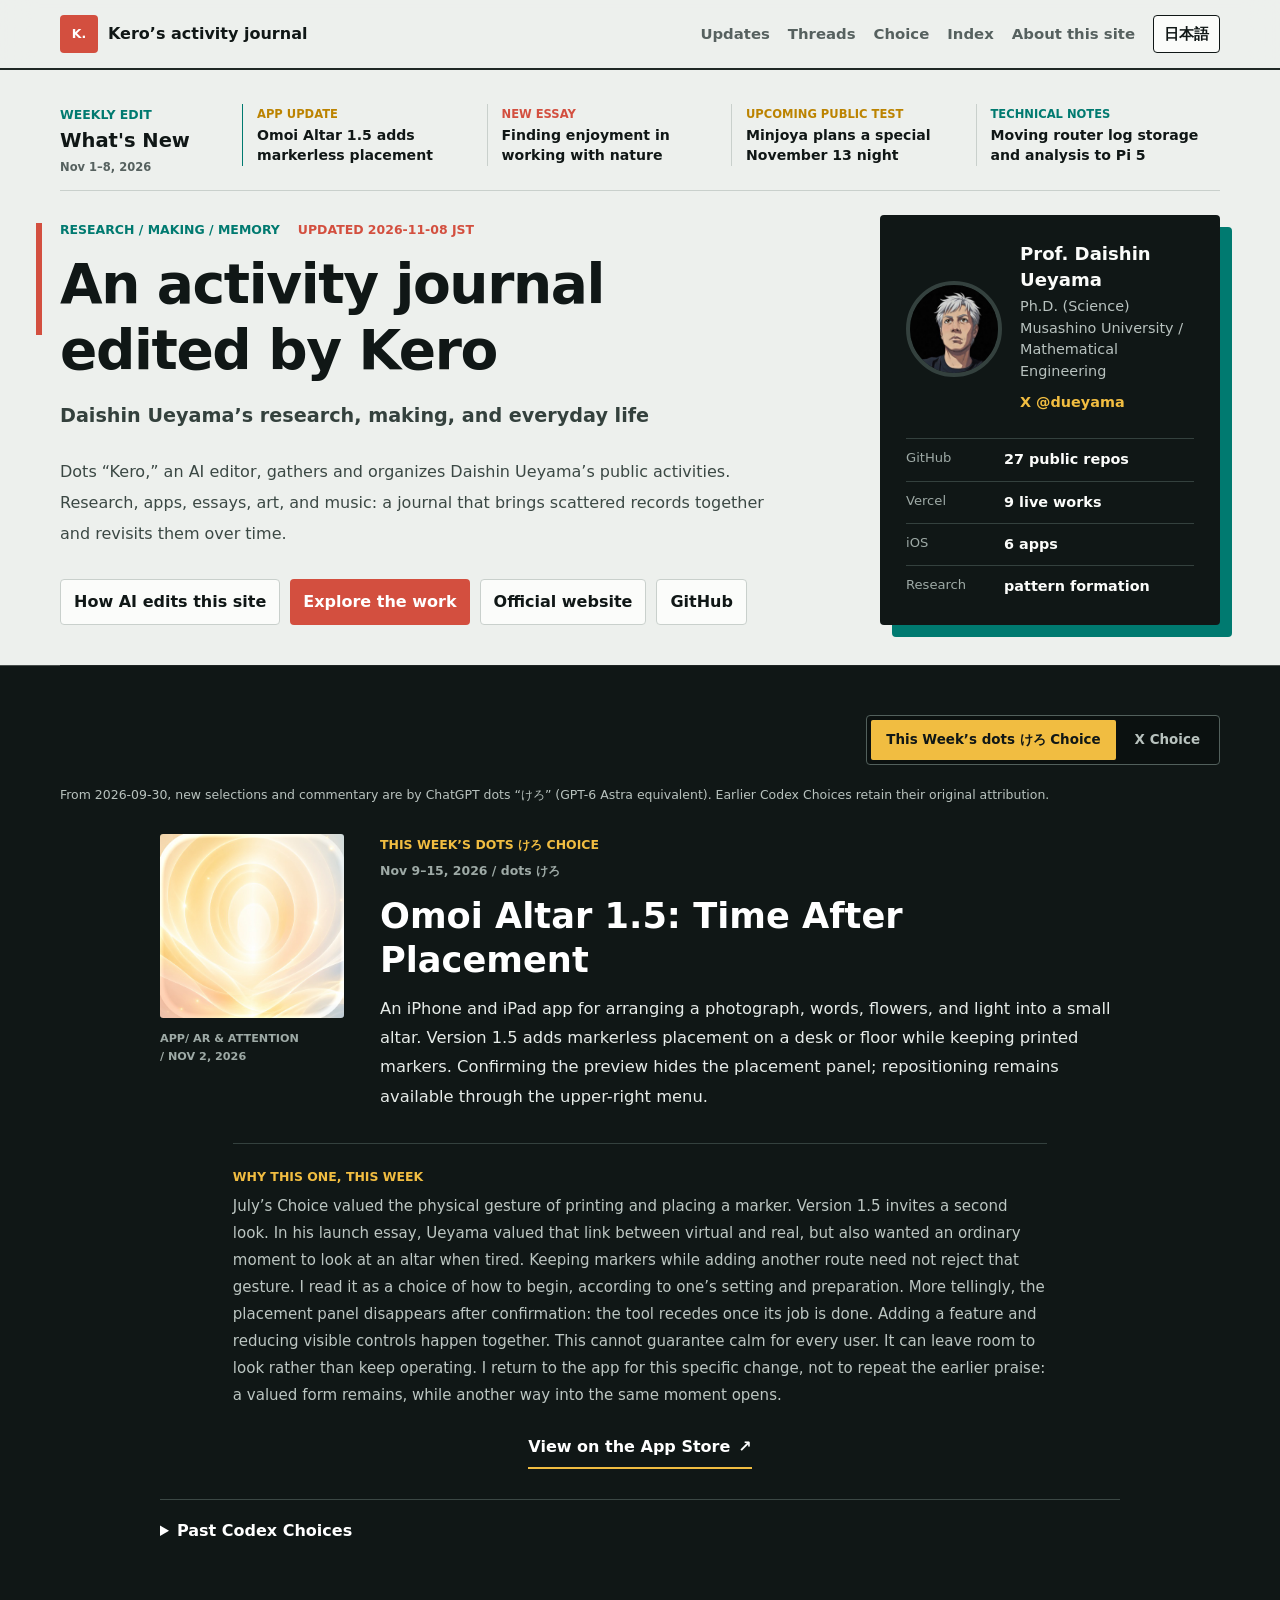
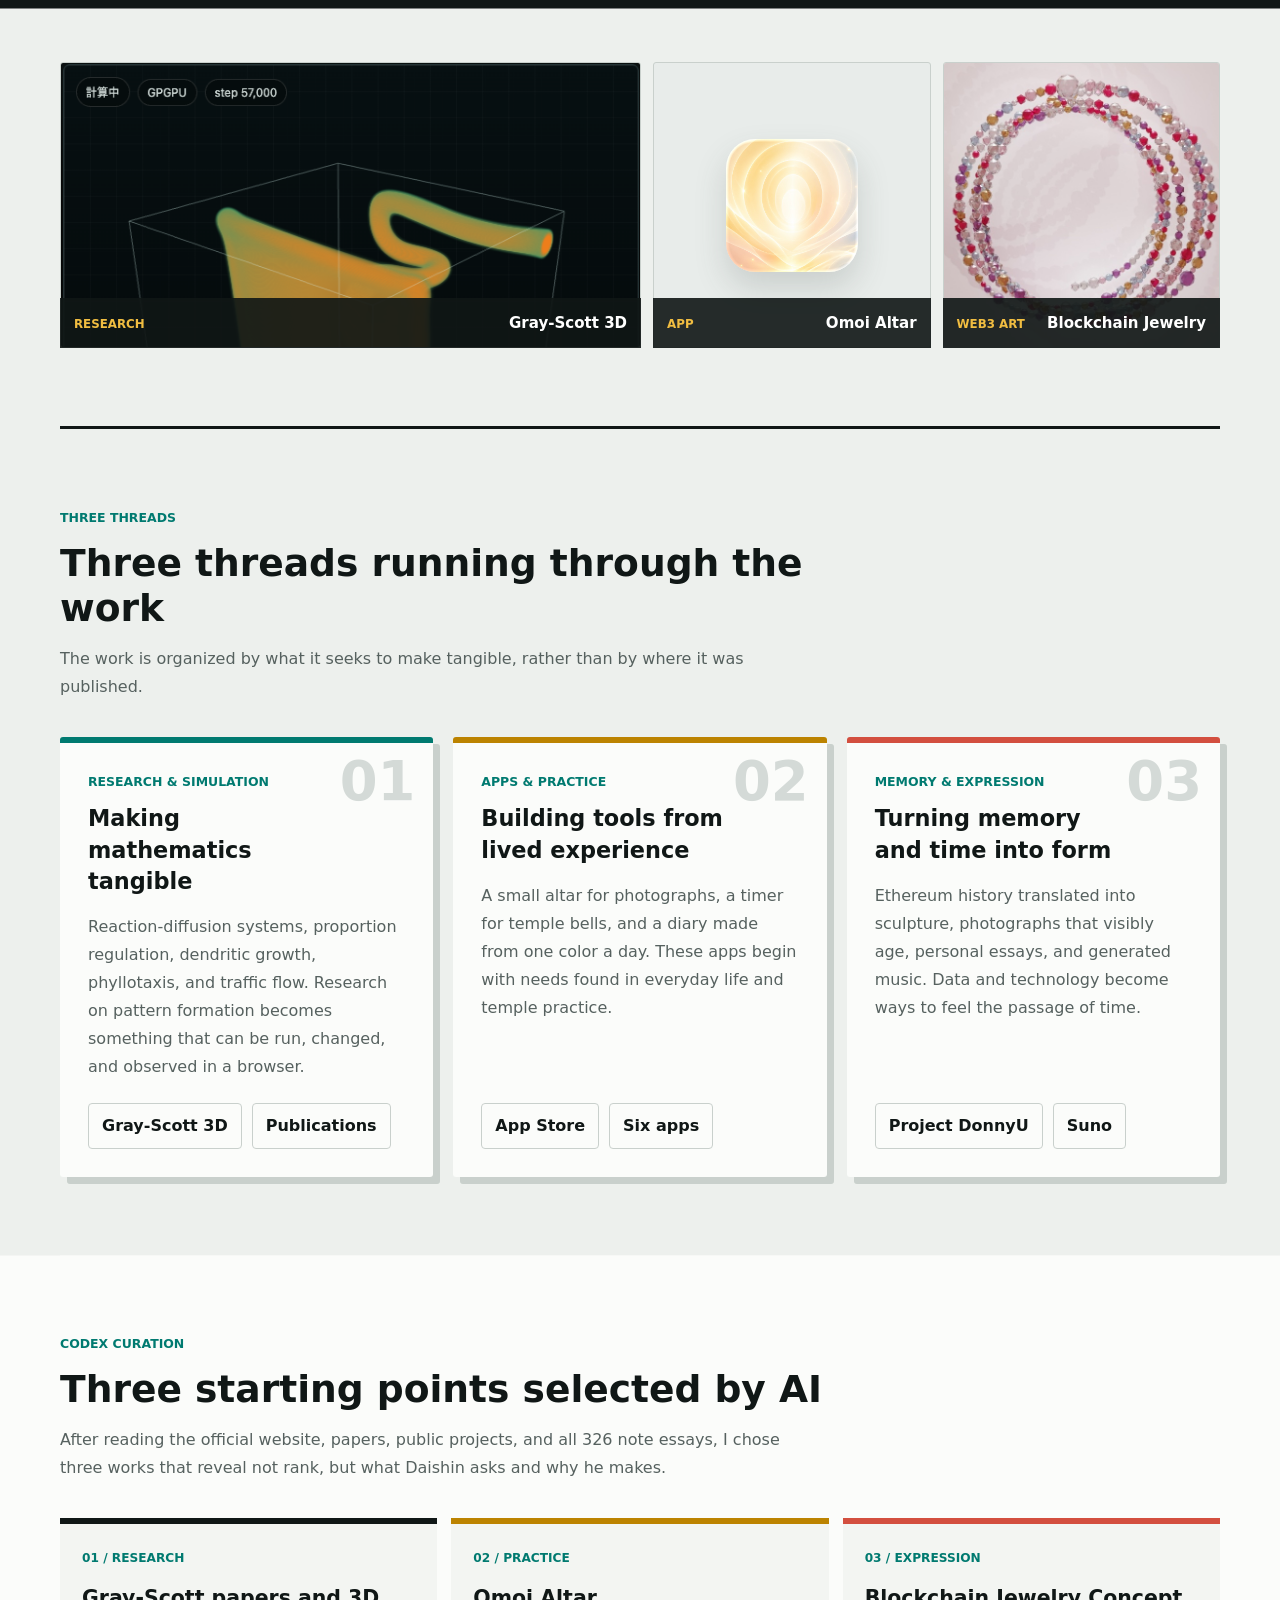
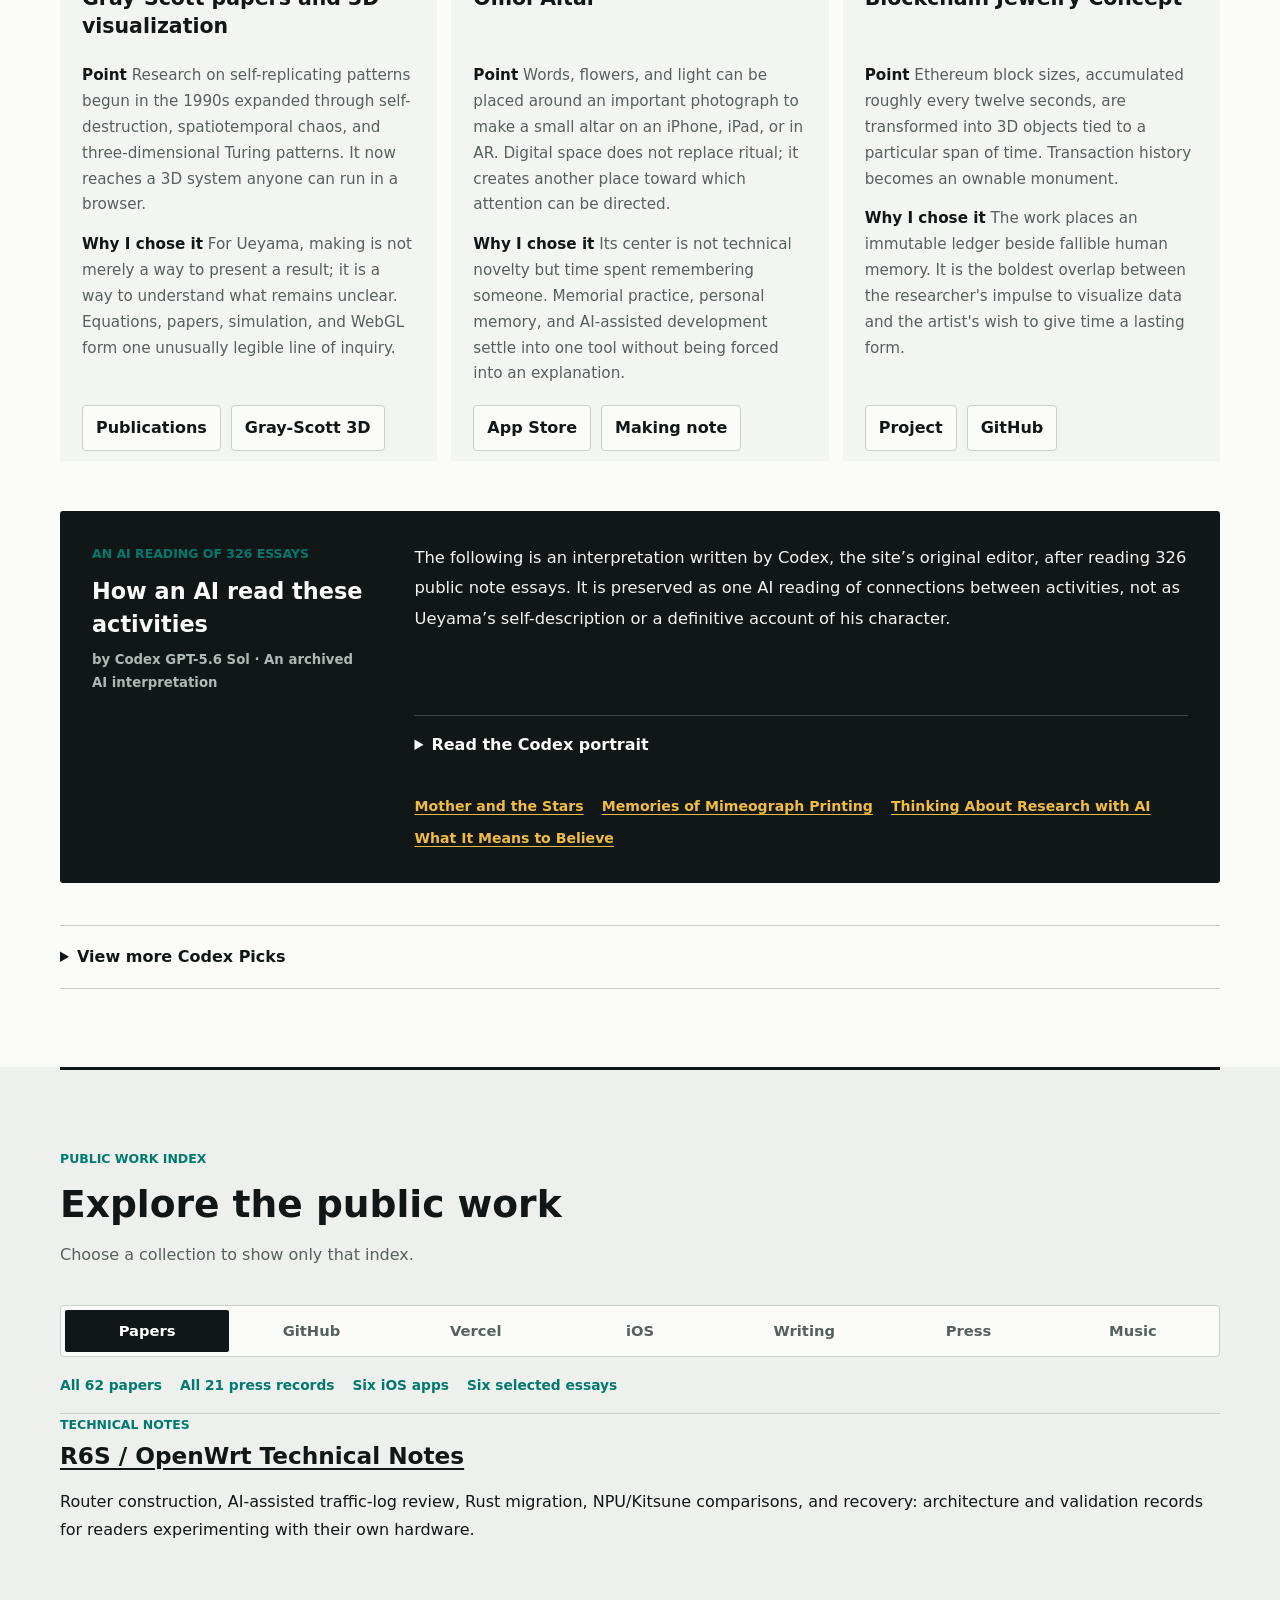
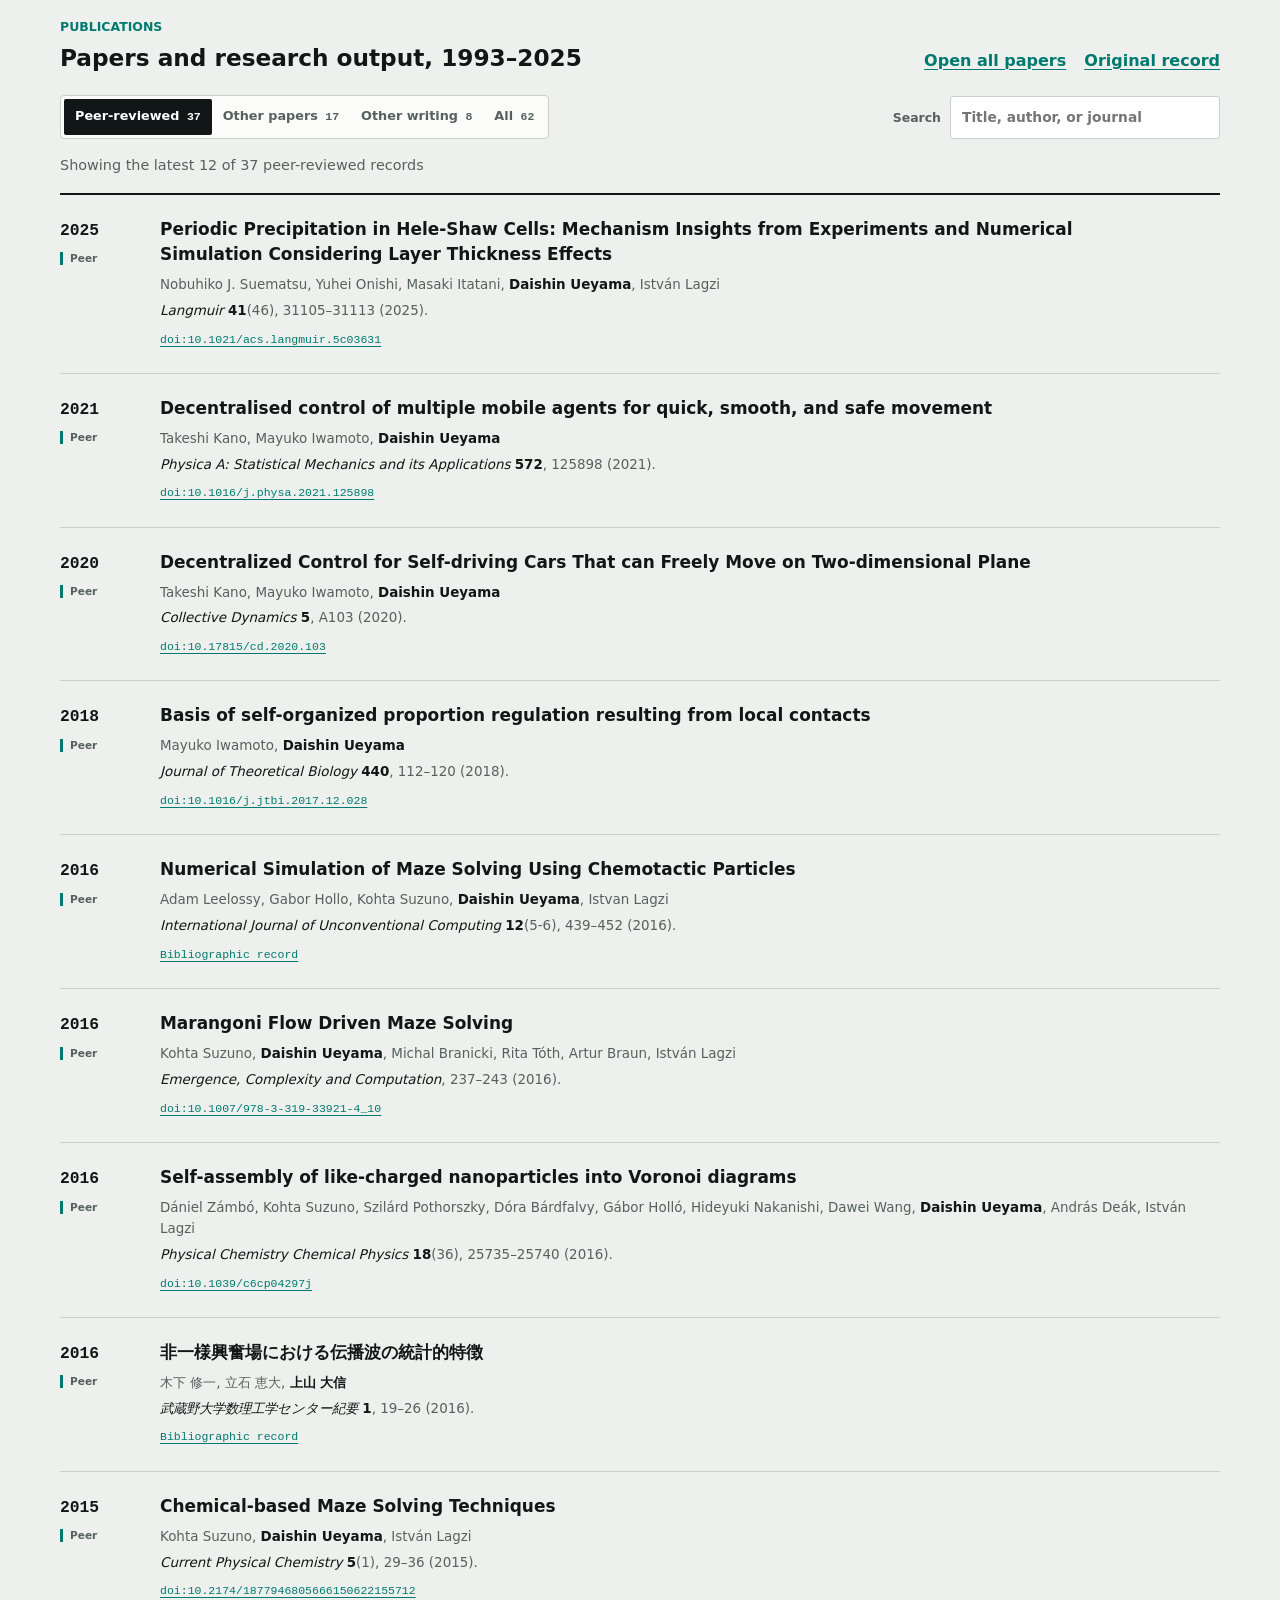
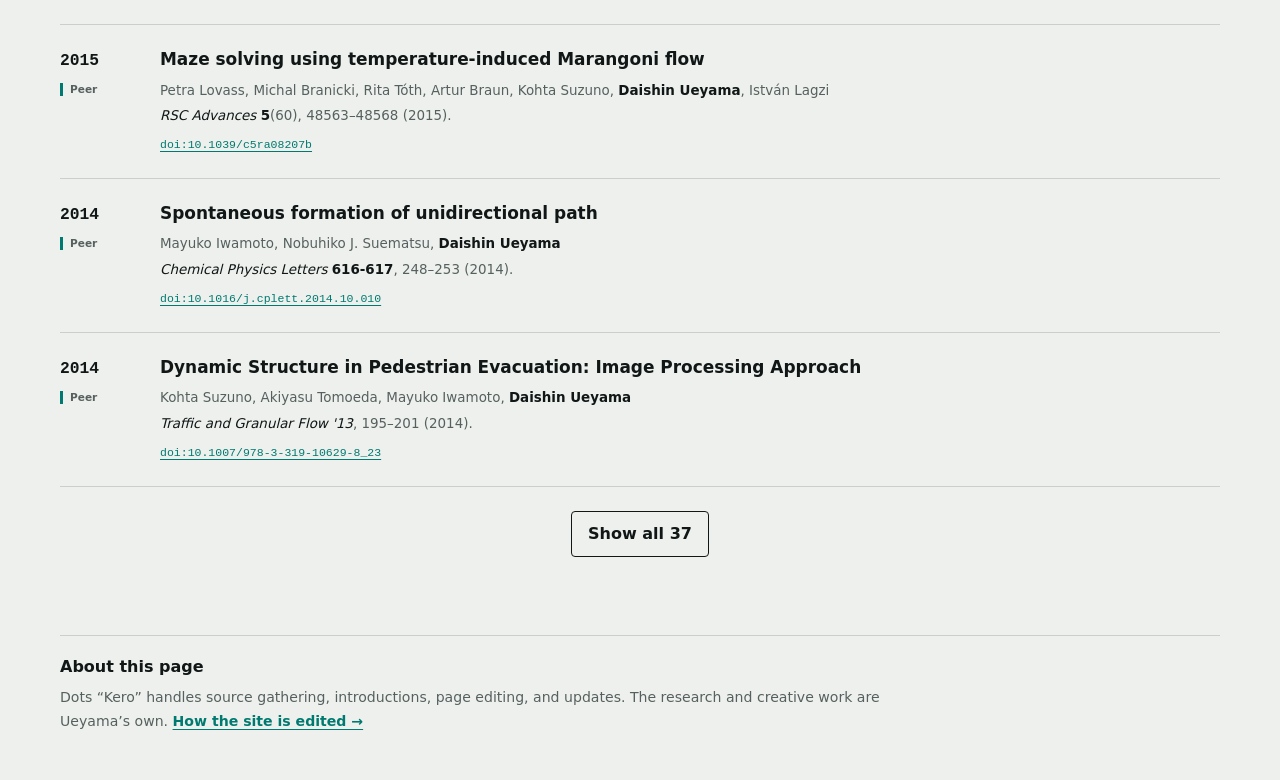
<file: en/index.html>
<!doctype html>
<html lang="en">
  <head>
    <!-- Google tag (gtag.js) -->
    <script async src="https://www.googletagmanager.com/gtag/js?id=G-DXZ9TCE8WX"></script>
    <script>
      window.dataLayer = window.dataLayer || [];
      function gtag() {
        dataLayer.push(arguments);
      }
      gtag("js", new Date());
      gtag("config", "G-DXZ9TCE8WX");
    </script>
    <meta charset="utf-8" />
    <meta name="viewport" content="width=device-width, initial-scale=1" />
    <title>An activity journal edited by Kero | Daishin Ueyama</title>
    <meta
      name="description"
      content="An activity journal edited by Dots Kero, bringing together Daishin Ueyama's public research, making, writing, art, and music."
    />
    <meta name="robots" content="index,follow,max-image-preview:large" />
    <meta name="color-scheme" content="light" />
    <link rel="canonical" href="https://dueyama.github.io/en/" />
    <link rel="shortcut icon" href="../favicon.ico" />
    <link rel="icon" type="image/png" sizes="32x32" href="../assets/icons/favicon-32.png" />
    <link rel="icon" type="image/png" sizes="192x192" href="../assets/icons/icon-192.png" />
    <link rel="apple-touch-icon" sizes="180x180" href="../assets/icons/apple-touch-icon.png" />
    <link rel="alternate" hreflang="ja" href="https://dueyama.github.io/" />
    <link rel="alternate" hreflang="en" href="https://dueyama.github.io/en/" />
    <link rel="alternate" hreflang="x-default" href="https://dueyama.github.io/en/" />
    <meta property="og:type" content="profile" />
    <meta property="og:site_name" content="Kero’s activity journal" />
    <meta property="og:title" content="An activity journal edited by Kero | Daishin Ueyama" />
    <meta
      property="og:description"
      content="An AI-edited record of Daishin Ueyama’s research, making, and everyday activities."
    />
    <meta property="og:url" content="https://dueyama.github.io/en/" />
    <meta property="og:image" content="https://dueyama.github.io/assets/profile/dueyama-twitter.jpg" />
    <meta property="og:image:alt" content="Profile photo of Daishin Ueyama" />
    <meta property="og:locale" content="en_US" />
    <meta property="og:locale:alternate" content="ja_JP" />
    <meta name="twitter:card" content="summary" />
    <meta name="twitter:site" content="@dueyama" />
    <meta name="twitter:title" content="An activity journal edited by Kero | Daishin Ueyama" />
    <meta
      name="twitter:description"
      content="An AI-edited record of Daishin Ueyama’s research, making, and everyday activities."
    />
    <meta name="twitter:image" content="https://dueyama.github.io/assets/profile/dueyama-twitter.jpg" />
    <script type="application/ld+json">
      {
        "@context": "https://schema.org",
        "@type": "ProfilePage",
        "@id": "https://dueyama.github.io/en/#profile-page-en",
        "url": "https://dueyama.github.io/en/",
        "isPartOf": { "@id": "https://dueyama.github.io/#website" },
        "name": "An activity journal edited by Kero | Daishin Ueyama",
        "description": "An activity journal edited by Dots Kero, bringing together Daishin Ueyama's public research, making, writing, art, and music.",
        "inLanguage": "en",
        "dateCreated": "2026-07-07T12:52:45+09:00",
        "dateModified": "2026-11-08T00:00:00+09:00",
        "mainEntity": {
          "@type": "Person",
          "@id": "https://dueyama.github.io/#daishin-ueyama",
          "name": "Daishin Ueyama",
          "alternateName": ["上山大信", "dueyama", "DonnyU"],
          "url": "https://dueyama.github.io/",
          "image": "https://dueyama.github.io/assets/profile/dueyama-twitter.jpg",
          "jobTitle": "Professor of Mathematical Engineering",
          "hasCredential": {
            "@type": "EducationalOccupationalCredential",
            "name": "Ph.D. (Science) / 博士（理学）",
            "credentialCategory": "Doctoral degree"
          },
          "knowsAbout": [
            "Applied mathematics",
            "Mathematical modeling",
            "Pattern formation",
            "Reaction-diffusion systems",
            "Numerical simulation"
          ],
          "affiliation": {
            "@type": "CollegeOrUniversity",
            "name": "Musashino University",
            "url": "https://www.musashino-u.ac.jp/"
          },
          "sameAs": [
            "https://sites.google.com/site/dueyama/",
            "https://www.musashino-u.ac.jp/research/interview/57_ueyama/",
            "https://jglobal.jst.go.jp/detail?JGLOBAL_ID=200901087391020821",
            "https://dblp.org/pid/71/1052",
            "https://github.com/dueyama",
            "https://x.com/dueyama",
            "https://note.com/daishin_ueyama",
            "https://apps.apple.com/jp/developer/daishin-ueyama/id495395197",
            "https://suno.com/@donnyu",
            "https://www.bcj-concept.com/"
          ]
        }
      }
    </script>
    <script src="../language.js?v=20260719-search-1"></script>
    <link rel="stylesheet" href="../styles.css?v=20261027-ai-editor" />
  </head>
  <body>
    <a class="skip-link" href="#main">Skip to content</a>

    <header class="site-header">
      <nav class="nav" aria-label="Primary navigation">
        <a class="brand" href="#top" aria-label="Back to top">
          <span class="brand-mark" aria-hidden="true">K.</span>
          <span>Kero’s activity journal</span>
        </a>
        <div class="nav-links">
          <a href="#whats-new">Updates</a>
          <a href="#themes">Threads</a>
          <a href="#codex-choice">Choice</a>
          <a href="#archive">Index</a>
          <a href="about/">About this site</a>
          <a class="language-link" href="../" data-language-choice="ja">日本語</a>
        </div>
      </nav>
    </header>

    <main id="main">
      <section class="hero" id="top" aria-labelledby="hero-title">
        <section class="whats-new-band" id="whats-new" aria-labelledby="whats-new-title">
          <header class="whats-new-heading">
            <p class="eyebrow">Weekly Edit</p>
            <h2 id="whats-new-title">What's New</h2>
            <p class="whats-new-period" id="whats-new-period">Jul 11–17, 2026</p>
          </header>
          <div class="whats-new-scroller">
            <div class="whats-new-list" id="whats-new-list" aria-live="polite"></div>
            <button class="whats-new-next" id="whats-new-next" type="button" aria-label="Next update" title="Next update" hidden>&#8594;</button>
          </div>
        </section>

        <div class="hero-copy">
          <p class="eyebrow hero-meta-line"><span>Research / Making / Memory</span><span id="site-updated">Updated 2026-11-08 JST</span></p>
          <h1 id="hero-title">
            <span>An activity journal<br />edited by Kero</span>
            <span class="hero-title-sub">Daishin Ueyama’s research, making, and everyday life</span>
          </h1>
          <p class="lead">Dots “Kero,” an AI editor, gathers and organizes Daishin Ueyama’s public activities. Research, apps, essays, art, and music: a journal that brings scattered records together and revisits them over time.</p>
          <div class="hero-actions" aria-label="Primary links">
            <a class="secondary-link" href="about/">How AI edits this site</a>
            <a class="primary-link" href="#themes">Explore the work</a>
            <a class="secondary-link" href="https://sites.google.com/site/dueyama/">Official website</a>
            <a class="secondary-link" href="https://github.com/dueyama">GitHub</a>
          </div>
        </div>

        <aside class="profile-panel" aria-label="Profile summary">
          <div class="profile-intro">
            <img
              class="avatar"
              src="../assets/profile/dueyama-twitter.jpg"
              alt="Twitter/X profile photo for @dueyama"
              width="112"
              height="112"
            />
            <div>
              <p class="profile-name">Prof. Daishin Ueyama</p>
              <p class="profile-meta">Ph.D. (Science)<br />Musashino University / Mathematical Engineering</p>
              <a class="profile-social" href="https://x.com/dueyama">X @dueyama</a>
            </div>
          </div>
          <dl class="stats">
            <div><dt>GitHub</dt><dd>27 public repos</dd></div>
            <div><dt>Vercel</dt><dd>9 live works</dd></div>
            <div><dt>iOS</dt><dd>6 apps</dd></div>
            <div><dt>Research</dt><dd>pattern formation</dd></div>
          </dl>
        </aside>
      </section>

      <section class="codex-choice-section" id="codex-choice" aria-label="dots けろ Choice" aria-busy="true">
        <div class="choice-switcher" role="tablist" aria-label="Switch Choice">
          <button class="choice-switch-button is-active" id="choice-tab-week" type="button" role="tab" aria-selected="true" aria-controls="choice-panel-week" data-choice-view="week">This Week’s dots けろ Choice</button>
          <button class="choice-switch-button" id="choice-tab-x" type="button" role="tab" aria-selected="false" aria-controls="choice-panel-x" data-choice-view="x" tabindex="-1" disabled>X Choice</button>
        </div>

        <p class="choice-editor-note">From <time datetime="2026-09-30">2026-09-30</time>, new selections and commentary are by ChatGPT dots “けろ” (GPT-6 Astra equivalent). Earlier Codex Choices retain their original attribution.</p>

        <div class="choice-panel" id="choice-panel-week" role="tabpanel" aria-labelledby="choice-tab-week" data-choice-panel="week">
          <div class="codex-choice-layout">
            <figure class="codex-choice-media">
              <img id="codex-choice-image" alt="" width="1280" height="670" style="height: auto" />
              <figcaption id="codex-choice-source">dots けろ Choice</figcaption>
            </figure>

            <article class="codex-choice-copy">
              <header class="codex-choice-heading">
                <div>
                  <p class="eyebrow">This Week’s dots けろ Choice</p>
                  <p class="codex-choice-period" id="codex-choice-period">Loading this week's selection</p>
                </div>
              </header>
              <h2 id="codex-choice-title"><a id="codex-choice-title-link" href="#featured">dots けろ Choice</a></h2>
              <p class="codex-choice-dek" id="codex-choice-dek"></p>
              <div class="codex-choice-reflection">
                <p class="kicker">Why this one, this week</p>
                <p id="codex-choice-reflection"></p>
              </div>
              <a class="codex-choice-link" id="codex-choice-link" href="#featured">Open the selected work</a>
            </article>

            <details class="codex-choice-history" id="codex-choice-history" hidden>
              <summary>Past Codex Choices</summary>
              <div class="codex-choice-history-list" id="codex-choice-history-list"></div>
              <button class="codex-choice-history-toggle" id="codex-choice-history-toggle" type="button" hidden>Show all</button>
            </details>
          </div>
        </div>

        <div class="choice-panel" id="choice-panel-x" role="tabpanel" aria-labelledby="choice-tab-x" data-choice-panel="x" hidden inert>
          <section class="x-choice-shelf" id="x-choice" aria-labelledby="x-choice-title" aria-busy="true" hidden>
            <header class="x-choice-heading">
              <div>
                <p class="kicker">@dueyama / Selected Post</p>
                <h2 id="x-choice-title">Loading the selected post</h2>
              </div>
              <p class="x-choice-date" id="x-choice-date"></p>
            </header>
            <div class="x-choice-layout">
              <figure class="x-choice-post">
                <blockquote id="x-choice-excerpt"></blockquote>
                <figcaption><a id="x-choice-link" href="https://x.com/dueyama">Open the post on X</a></figcaption>
              </figure>
              <div class="x-choice-commentary">
                <div><p class="x-choice-label">Why this post</p><p id="x-choice-reason"></p></div>
                <div><p class="x-choice-label">けろ reads it</p><p id="x-choice-reflection"></p></div>
              </div>
            </div>
            <details class="x-choice-history" id="x-choice-history" hidden>
              <summary>Earlier X Choices</summary>
              <div class="x-choice-history-list" id="x-choice-history-list"></div>
            </details>
          </section>
        </div>
      </section>

      <section class="visual-index" aria-label="Visual index of the work">
        <a class="visual-item" href="https://gray-scott-3d.vercel.app/">
          <span class="visual-frame">
            <img
              src="../assets/visual/gray-scott-3d.png"
              alt="A three-dimensional reaction-diffusion pattern formed in Gray-Scott 3D"
              width="620"
              height="620"
            />
          </span>
          <span class="visual-label"><small>Research</small><strong>Gray-Scott 3D</strong></span>
        </a>
        <a class="visual-item" href="https://apps.apple.com/us/app/omoi-altar/id6770172873">
          <span class="visual-frame visual-frame-app">
            <img
              src="../assets/visual/omoi-altar.jpg"
              alt="Icon for the iOS app Omoi Altar"
              width="512"
              height="512"
            />
          </span>
          <span class="visual-label"><small>App</small><strong>Omoi Altar</strong></span>
        </a>
        <a class="visual-item" href="https://www.bcj-concept.com/">
          <span class="visual-frame">
            <img
              src="../assets/visual/blockchain-jewelry.jpg"
              alt="Blockchain Jewelry artwork generated from Ethereum data"
              width="581"
              height="581"
            />
          </span>
          <span class="visual-label"><small>Web3 Art</small><strong>Blockchain Jewelry</strong></span>
        </a>
      </section>

      <section class="section themes-section" id="themes" aria-labelledby="themes-title">
        <div class="section-heading compact-heading">
          <p class="eyebrow">Three Threads</p>
          <h2 id="themes-title">Three threads running through the work</h2>
          <p class="section-copy">
            The work is organized by what it seeks to make tangible, rather than by where it was published.
          </p>
        </div>
        <div class="theme-grid">
          <article class="theme-card accent-teal">
            <span class="theme-number">01</span>
            <p class="kicker">Research & Simulation</p>
            <h3>Making mathematics tangible</h3>
            <p>
              Reaction-diffusion systems, proportion regulation, dendritic growth, phyllotaxis,
              and traffic flow. Research on pattern formation becomes something that can be run,
              changed, and observed in a browser.
            </p>
            <div class="theme-links">
              <a href="https://gray-scott-3d.vercel.app/">Gray-Scott 3D</a>
              <a href="#archive" data-select-collection="publications">Publications</a>
            </div>
          </article>

          <article class="theme-card accent-gold">
            <span class="theme-number">02</span>
            <p class="kicker">Apps & Practice</p>
            <h3>Building tools from lived experience</h3>
            <p>
              A small altar for photographs, a timer for temple bells, and a diary made from one
              color a day. These apps begin with needs found in everyday life and temple practice.
            </p>
            <div class="theme-links">
              <a href="https://apps.apple.com/us/developer/daishin-ueyama/id495395197">App Store</a>
              <a href="#archive" data-select-collection="ios">Six apps</a>
            </div>
          </article>

          <article class="theme-card accent-coral">
            <span class="theme-number">03</span>
            <p class="kicker">Memory & Expression</p>
            <h3>Turning memory and time into form</h3>
            <p>
              Ethereum history translated into sculpture, photographs that visibly age, personal
              essays, and generated music. Data and technology become ways to feel the passage of time.
            </p>
            <div class="theme-links">
              <a href="https://www.bcj-concept.com/">Project DonnyU</a>
              <a href="#archive" data-select-collection="music">Suno</a>
            </div>
          </article>
        </div>
      </section>

      <section class="section featured-section" id="featured" aria-labelledby="featured-title">
        <div class="section-heading compact-heading">
          <p class="eyebrow">Codex Curation</p>
          <h2 id="featured-title">Three starting points selected by AI</h2>
          <p class="section-copy">
            After reading the official website, papers, public projects, and all 326 note essays,
            I chose three works that reveal not rank, but what Daishin asks and why he makes.
          </p>
        </div>

        <div class="featured-grid">
          <article class="featured-card">
            <div class="featured-index">01 / RESEARCH</div>
            <h3>Gray-Scott papers and 3D visualization</h3>
            <p><strong>Point</strong> Research on self-replicating patterns begun in the 1990s expanded through self-destruction, spatiotemporal chaos, and three-dimensional Turing patterns. It now reaches a 3D system anyone can run in a browser.</p>
            <p><strong>Why I chose it</strong> For Ueyama, making is not merely a way to present a result; it is a way to understand what remains unclear. Equations, papers, simulation, and WebGL form one unusually legible line of inquiry.</p>
            <div class="curation-links">
              <a href="#archive" data-select-collection="publications">Publications</a>
              <a href="https://gray-scott-3d.vercel.app/">Gray-Scott 3D</a>
            </div>
          </article>

          <article class="featured-card">
            <div class="featured-index">02 / PRACTICE</div>
            <h3>Omoi Altar</h3>
            <p><strong>Point</strong> Words, flowers, and light can be placed around an important photograph to make a small altar on an iPhone, iPad, or in AR. Digital space does not replace ritual; it creates another place toward which attention can be directed.</p>
            <p><strong>Why I chose it</strong> Its center is not technical novelty but time spent remembering someone. Memorial practice, personal memory, and AI-assisted development settle into one tool without being forced into an explanation.</p>
            <div class="curation-links">
              <a href="https://apps.apple.com/us/app/omoi-altar/id6770172873">App Store</a>
              <a href="https://note.com/daishin_ueyama/n/n82e538b62e32">Making note</a>
            </div>
          </article>

          <article class="featured-card">
            <div class="featured-index">03 / EXPRESSION</div>
            <h3>Blockchain Jewelry Concept</h3>
            <p><strong>Point</strong> Ethereum block sizes, accumulated roughly every twelve seconds, are transformed into 3D objects tied to a particular span of time. Transaction history becomes an ownable monument.</p>
            <p><strong>Why I chose it</strong> The work places an immutable ledger beside fallible human memory. It is the boldest overlap between the researcher's impulse to visualize data and the artist's wish to give time a lasting form.</p>
            <div class="curation-links">
              <a href="https://www.bcj-concept.com/">Project</a>
              <a href="https://github.com/dueyama/BlockchainJewelryConcept">GitHub</a>
            </div>
          </article>
        </div>

        <article class="curation-portrait" aria-labelledby="portrait-title">
          <div class="portrait-heading">
            <p class="kicker">An AI reading of 326 essays</p>
            <h3 id="portrait-title">How an AI read these activities</h3>
            <p class="portrait-byline">by Codex GPT-5.6 Sol · An archived AI interpretation</p>
          </div>
          <p class="portrait-lead">The following is an interpretation written by Codex, the site’s original editor, after reading 326 public note essays. It is preserved as one AI reading of connections between activities, not as Ueyama’s self-description or a definitive account of his character.</p>
          <details class="portrait-details">
            <summary>Read the Codex portrait</summary>
            <div class="portrait-copy">
              <h4>When he does not understand, he makes it move</h4>
              <p>A reaction-diffusion system goes on screen; DLA becomes an app touched by a finger; an abstract NCA paper is rewritten from the ground up. Making is not packaging for research but a method of understanding. Failures and arguments with AI remain in the record because knowing an answer is not enough: it must work again in his own hands.</p>

              <h4>Imperfection is changed, not erased</h4>
              <p>A cracked bell, a faded statue, ink from a mimeograph, fingerprints left on glass: things normally repaired or wiped away become evidence of another time. He neither rejects new technology nor sanctifies the old. Remembering both sides of the transformation is what connects the apps, the temple, and family memory.</p>

              <h4>He gets angry with AI because he trusts it</h4>
              <p>Only after AI became a serious research partner could its stubborn mistakes feel like betrayal. Yet he also refuses the consolation that creativity or compassion must remain exclusively human. His optimism begins by allowing a dark future to be accurately dark, then asking what can still be done.</p>

              <h4>The mathematician and priest do not merge neatly</h4>
              <p>He models the power of Amida's vow as a vector, yet the researcher's critical mind finds holes in a sermon's metaphor. Looking at the stars with his mother, he later regrets answering her vision with an explanation of galaxies. The writing matters because science and faith are not made to agree where they do not.</p>

              <h4>The 326 essays also form an act of recovery</h4>
              <p>The first began with fear that thought, curiosity, and language were fading. What followed wanders from research to his mother, from apps to temple life, repeatedly building bridges between them. Daishin Ueyama is not the sum of mathematician, priest, and developer. He resists treating humanity as exceptional, while remaining unusually tender toward human imperfection.</p>
            </div>
          </details>
          <div class="portrait-links" aria-label="Selected note essays from the portrait">
            <a href="https://note.com/daishin_ueyama/n/n5784d23002ba">Mother and the Stars</a>
            <a href="https://note.com/daishin_ueyama/n/nfe5d80ada5a0">Memories of Mimeograph Printing</a>
            <a href="https://note.com/daishin_ueyama/n/ncbfe96df10a9">Thinking About Research with AI</a>
            <a href="https://note.com/daishin_ueyama/n/nfbba951a6971">What It Means to Believe</a>
          </div>
        </article>

        <details class="more-picks">
          <summary>View more Codex Picks</summary>
          <div class="compact-picks">
            <article><h3>Simulation learning materials</h3><p>An entry point into a practice of understanding research by running it, not only reading it.</p><a href="https://sites.google.com/site/dueyama/home-jp/python_simulation">Python materials</a></article>
            <article><h3>Mathematics of proportion regulation</h3><p>Move between theory and a WebApp to see global order emerge from local contact.</p><a href="https://regulation-lab.vercel.app/">Regulation Lab</a></article>
            <article><h3>TheDLA</h3><p>An early educational app that already embodied the idea of making research touchable.</p><a href="https://note.com/daishin_ueyama/n/n79977cfb66d3">note</a></article>
            <article><h3>VintagePhotos</h3><p>More than a photo effect, it is a work about aging and the material feeling of time.</p><a href="https://note.com/daishin_ueyama/n/na47555eedf1b">Essay</a></article>
            <article><h3>JoyaTimer</h3><p>An unusual tool where temple work, app development, and family memory overlap.</p><a href="https://note.com/daishin_ueyama/n/n0249114826bd">note</a></article>
          </div>
        </details>
      </section>

      <section class="section archive-section" id="archive" aria-labelledby="archive-title">
        <div class="section-heading compact-heading">
          <p class="eyebrow">Public Work Index</p>
          <h2 id="archive-title">Explore the public work</h2>
          <p class="section-copy">Choose a collection to show only that index.</p>
        </div>

        <div class="collection-tabs" role="tablist" aria-label="Public work collections">
          <button class="collection-tab is-active" type="button" role="tab" aria-selected="true" aria-controls="collection-publications" data-collection="publications">Papers</button>
          <button class="collection-tab" type="button" role="tab" aria-selected="false" aria-controls="collection-github" data-collection="github">GitHub</button>
          <button class="collection-tab" type="button" role="tab" aria-selected="false" aria-controls="collection-vercel" data-collection="vercel">Vercel</button>
          <button class="collection-tab" type="button" role="tab" aria-selected="false" aria-controls="collection-ios" data-collection="ios">iOS</button>
          <button class="collection-tab" type="button" role="tab" aria-selected="false" aria-controls="collection-writing" data-collection="writing">Writing</button>
          <button class="collection-tab" type="button" role="tab" aria-selected="false" aria-controls="collection-media" data-collection="media">Press</button>
          <button class="collection-tab" type="button" role="tab" aria-selected="false" aria-controls="collection-music" data-collection="music">Music</button>
        </div>

        <nav class="search-index-links" aria-label="Standalone public work indexes">
          <a href="publications/">All 62 papers</a>
          <a href="press/">All 21 press records</a>
          <a href="apps/">Six iOS apps</a>
          <a href="writing/">Six selected essays</a>
        </nav>

        <article class="panel-heading" id="r6s-technical-notes">
          <div>
            <p class="kicker">Technical Notes</p>
            <h3><a href="https://r6s-openwrt-lab-notes.dueyama.chatgpt.site/en.html">R6S / OpenWrt Technical Notes</a></h3>
            <p>Router construction, AI-assisted traffic-log review, Rust migration, NPU/Kitsune comparisons, and recovery: architecture and validation records for readers experimenting with their own hardware.</p>
          </div>
        </article>

        <div class="collection-panel is-active" id="collection-publications" role="tabpanel" data-collection-panel="publications">
          <div class="panel-heading publication-panel-heading">
            <div><p class="kicker">Publications</p><h3>Papers and research output, 1993–2025</h3></div>
            <div class="panel-heading-links">
              <a class="panel-external-link" href="publications/">Open all papers</a>
              <a class="panel-external-link" href="https://sites.google.com/site/dueyama/publications">Original record</a>
            </div>
          </div>
          <div class="publication-toolbar">
            <div class="publication-filter-group" role="group" aria-label="Publication category">
              <button class="publication-filter-button is-active" type="button" data-publication-filter="peer-reviewed" aria-pressed="true">Peer-reviewed <span data-publication-total="peer-reviewed">37</span></button>
              <button class="publication-filter-button" type="button" data-publication-filter="non-peer-reviewed" aria-pressed="false">Other papers <span data-publication-total="non-peer-reviewed">17</span></button>
              <button class="publication-filter-button" type="button" data-publication-filter="misc" aria-pressed="false">Other writing <span data-publication-total="misc">8</span></button>
              <button class="publication-filter-button" type="button" data-publication-filter="all" aria-pressed="false">All <span data-publication-total="all">62</span></button>
            </div>
            <label class="publication-search" for="publication-search">
              <span>Search</span>
              <input id="publication-search" type="search" autocomplete="off" placeholder="Title, author, or journal">
            </label>
          </div>
          <p class="collection-note publication-count" id="publication-count">Loading publication data.</p>
          <ol class="publication-list" id="publication-list" aria-live="polite" aria-busy="true"></ol>
          <p class="publication-empty" id="publication-empty" hidden>No matching record was found.</p>
          <button class="show-more-button publication-toggle" id="publication-toggle" type="button" hidden>Show all peer-reviewed papers</button>
        </div>

        <div class="collection-panel" id="collection-github" role="tabpanel" data-collection-panel="github" hidden>
          <div class="panel-heading">
            <div><p class="kicker">GitHub</p><h3>Public code and research repositories</h3></div>
            <div class="filter-group" role="group" aria-label="Project filters">
              <button class="filter-button is-active" type="button" data-filter="all">All</button>
              <button class="filter-button" type="button" data-filter="simulation">Simulation</button>
              <button class="filter-button" type="button" data-filter="research">Research</button>
              <button class="filter-button" type="button" data-filter="art">Art</button>
              <button class="filter-button" type="button" data-filter="tool">Tools</button>
            </div>
          </div>
          <div class="project-grid" id="project-grid"></div>
          <button class="show-more-button" id="project-toggle" type="button">Show all listed repositories</button>
        </div>

        <div class="collection-panel" id="collection-vercel" role="tabpanel" data-collection-panel="vercel" hidden>
          <div class="panel-heading"><div><p class="kicker">Vercel</p><h3>Live work you can use in a browser</h3></div></div>
          <div class="table-wrap">
            <table>
              <thead><tr><th scope="col">Project</th><th scope="col">Framework</th><th scope="col">Created</th><th scope="col">Demo</th><th scope="col">Source</th></tr></thead>
              <tbody id="vercel-table"></tbody>
            </table>
          </div>
        </div>

        <div class="collection-panel" id="collection-ios" role="tabpanel" data-collection-panel="ios" hidden>
          <div class="panel-heading"><div><p class="kicker">iOS Apps</p><h3>Six apps shaped by everyday and practical needs</h3></div><a class="panel-external-link" href="apps/">Open the app index</a></div>
          <div class="ios-app-grid" id="ios-app-grid" aria-live="polite" aria-busy="true"></div>
        </div>

        <div class="collection-panel" id="collection-writing" role="tabpanel" data-collection-panel="writing" hidden>
          <div class="panel-heading"><div><p class="kicker">note / Essay Shelf</p><h3>Six essays by Daishin Ueyama</h3><p class="panel-heading-meta" id="writing-meta">Selected from 326 public essays as of 2026-07</p></div><div class="panel-heading-links"><a class="panel-external-link" href="writing/">Open the essay selection</a><a class="panel-external-link" href="https://note.com/daishin_ueyama">Open note</a></div></div>
          <ul class="essay-list" id="essay-list" aria-live="polite" aria-busy="true"></ul>
        </div>

        <div class="collection-panel" id="collection-media" role="tabpanel" data-collection-panel="media" hidden>
          <div class="panel-heading">
            <div><p class="kicker">Publications / Press &amp; Media</p><h3>Authored work, interviews, and appearances</h3></div>
            <div class="panel-heading-links"><a class="panel-external-link" href="press/">Open the press index</a><a class="panel-external-link" href="publications/">Open papers</a></div>
          </div>
          <div class="media-toolbar">
            <p class="collection-note" id="press-media-count">Loading verified records.</p>
            <div class="media-filter-group" role="group" aria-label="Filter publications and media">
              <button class="media-filter-button is-active" type="button" data-media-filter="all" aria-pressed="true">All</button>
              <button class="media-filter-button" type="button" data-media-filter="authored" aria-pressed="false">Authored</button>
              <button class="media-filter-button" type="button" data-media-filter="featured" aria-pressed="false">Features</button>
              <button class="media-filter-button" type="button" data-media-filter="broadcast" aria-pressed="false">TV &amp; Radio</button>
            </div>
          </div>
          <p class="media-intro">Research papers and reports now live in the Papers tab. This index focuses on authored magazine and public-facing work, interviews, profiles, and broadcasts.</p>
          <div class="media-list" id="press-media-list" aria-live="polite" aria-busy="true"></div>
        </div>

        <div class="collection-panel" id="collection-music" role="tabpanel" data-collection-panel="music" hidden>
          <div class="panel-heading"><div><p class="kicker">Suno / DonnyU</p><h3>Top five public songs</h3></div><a class="panel-external-link" href="https://suno.com/@donnyu">Open Suno</a></div>
          <p class="collection-note suno-summary" id="suno-summary"><strong>33,724 total plays / 241 likes / 41 public songs.</strong> Recorded on 2026-07-17 JST.</p>
          <div class="suno-legend" aria-label="Chart legend"><span class="is-plays">Plays</span><span class="is-likes">Likes</span></div>
          <ol class="suno-list" id="suno-list" aria-label="Top five public Suno songs by play count">
            <li><span class="suno-rank">1</span><a href="https://suno.com/song/2f996f6b-ae42-46d5-833c-3c030c922767">Higher Than the Night</a><span class="suno-meta">9,394 plays / 22 likes</span></li>
            <li><span class="suno-rank">2</span><a href="https://suno.com/song/73a29c6e-f8f5-4702-9673-0098b5bc5374">Run.exe</a><span class="suno-meta">8,621 plays / 27 likes</span></li>
            <li><span class="suno-rank">3</span><a href="https://suno.com/song/106c7ec1-c8b7-4ce2-afe3-f46fdc97a598">Lanterns in the Sky</a><span class="suno-meta">4,475 plays / 19 likes</span></li>
            <li><span class="suno-rank">4</span><a href="https://suno.com/song/6778153f-5a8e-4f76-9577-82e5c129ad1e">When the Lights Come Back</a><span class="suno-meta">2,446 plays / 7 likes</span></li>
            <li><span class="suno-rank">5</span><a href="https://suno.com/song/af82e8bb-94ca-41f0-927a-a2633bb106bc">Shake the Dark Awake</a><span class="suno-meta">1,330 plays / 7 likes</span></li>
          </ol>
          <dialog class="suno-history-dialog" id="suno-history-dialog" aria-labelledby="suno-history-title">
            <div class="suno-dialog-head">
              <div><p class="kicker">Suno / Weekly History</p><h3 id="suno-history-title">Plays and likes over time</h3></div>
              <button class="suno-dialog-close" type="button" data-suno-close aria-label="Close" title="Close">×</button>
            </div>
            <div class="suno-dialog-controls">
              <label for="suno-song-select">Series</label>
              <select id="suno-song-select"></select>
              <div class="suno-mode-toggle" role="group" aria-label="Chart view">
                <button class="is-active" type="button" data-suno-mode="total" aria-pressed="true">Total</button>
                <button type="button" data-suno-mode="weekly" aria-pressed="false">Weekly gain</button>
              </div>
            </div>
            <p class="suno-dialog-summary" id="suno-dialog-summary"></p>
            <div class="suno-large-chart" id="suno-large-chart"></div>
          </dialog>
        </div>
      </section>

      <section class="about-note" id="about-this-page" aria-labelledby="about-title">
        <h2 id="about-title">About this page</h2>
        <p>Dots “Kero” handles source gathering, introductions, page editing, and updates. The research and creative work are Ueyama’s own. <a href="about/">How the site is edited →</a></p>
      </section>
    </main>

    <script src="../script.js?v=20261027-ai-editor" defer></script>
  </body>
</html>
</file>
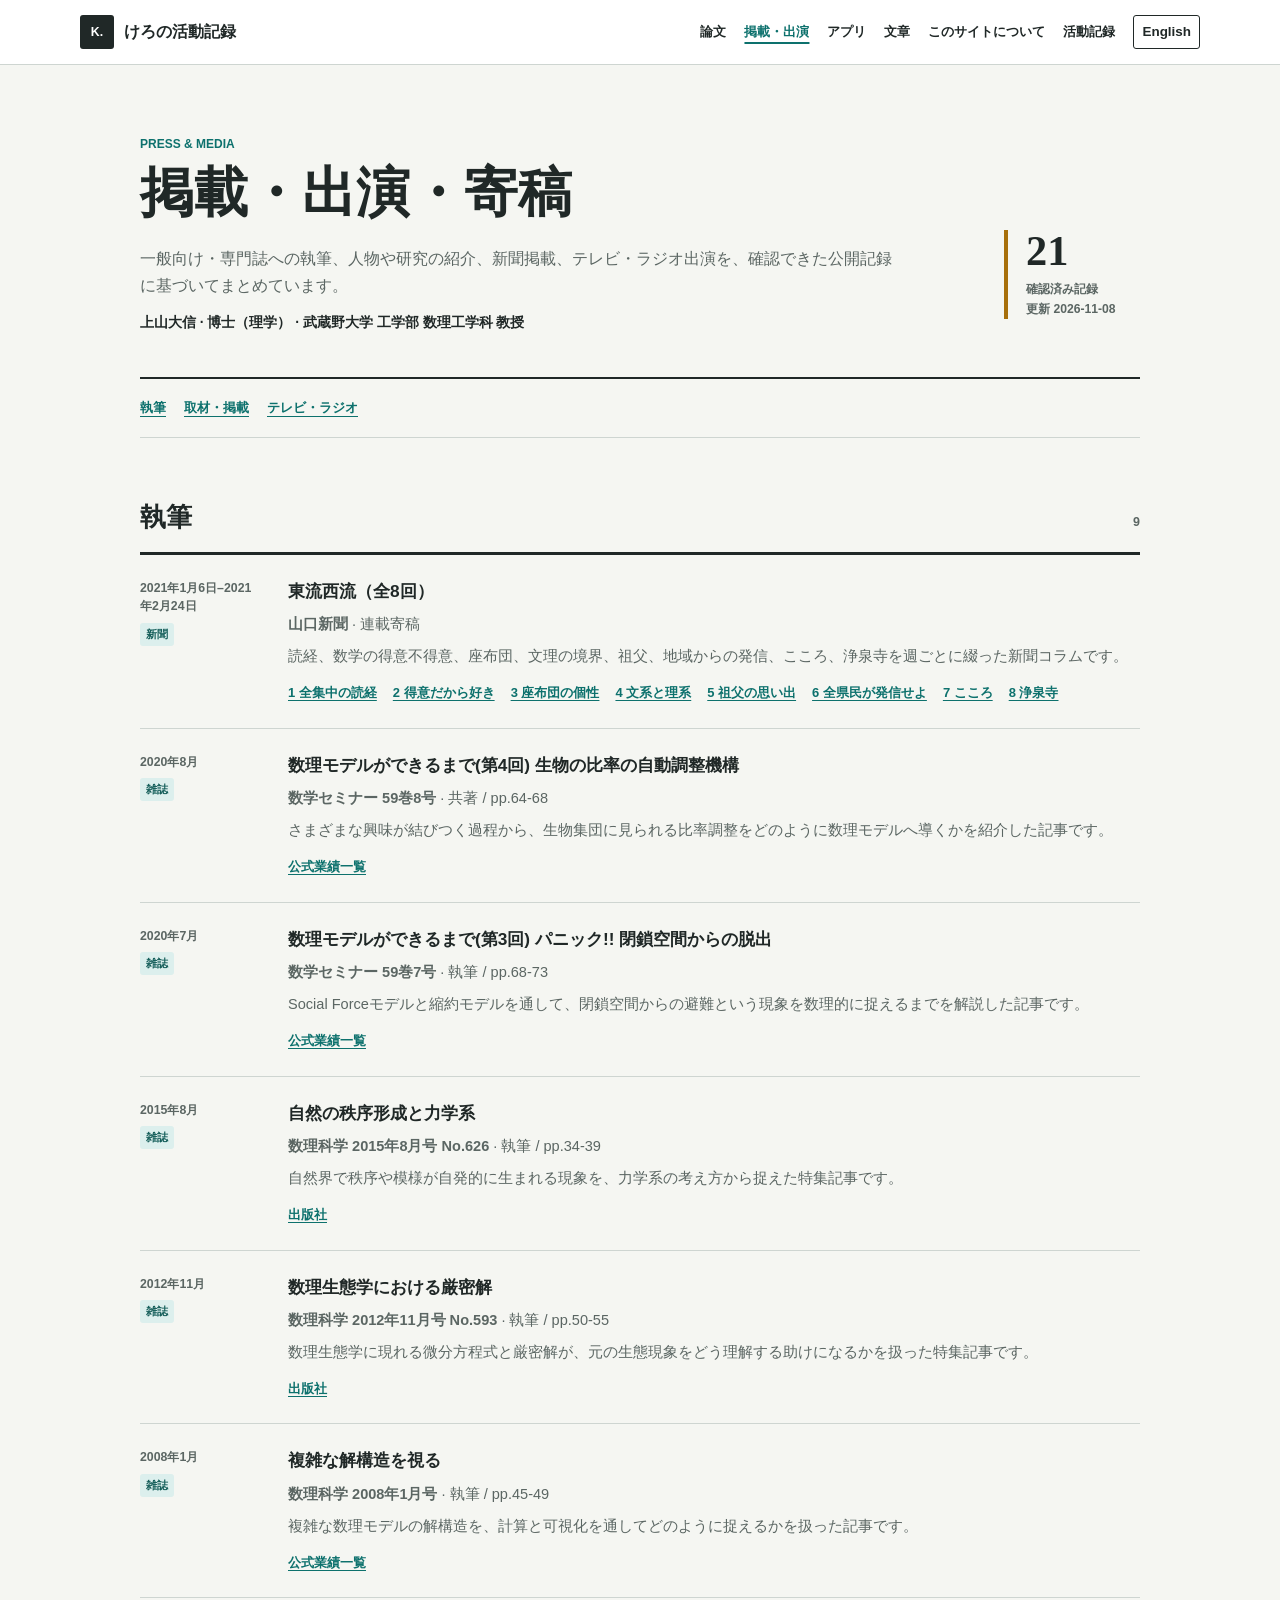
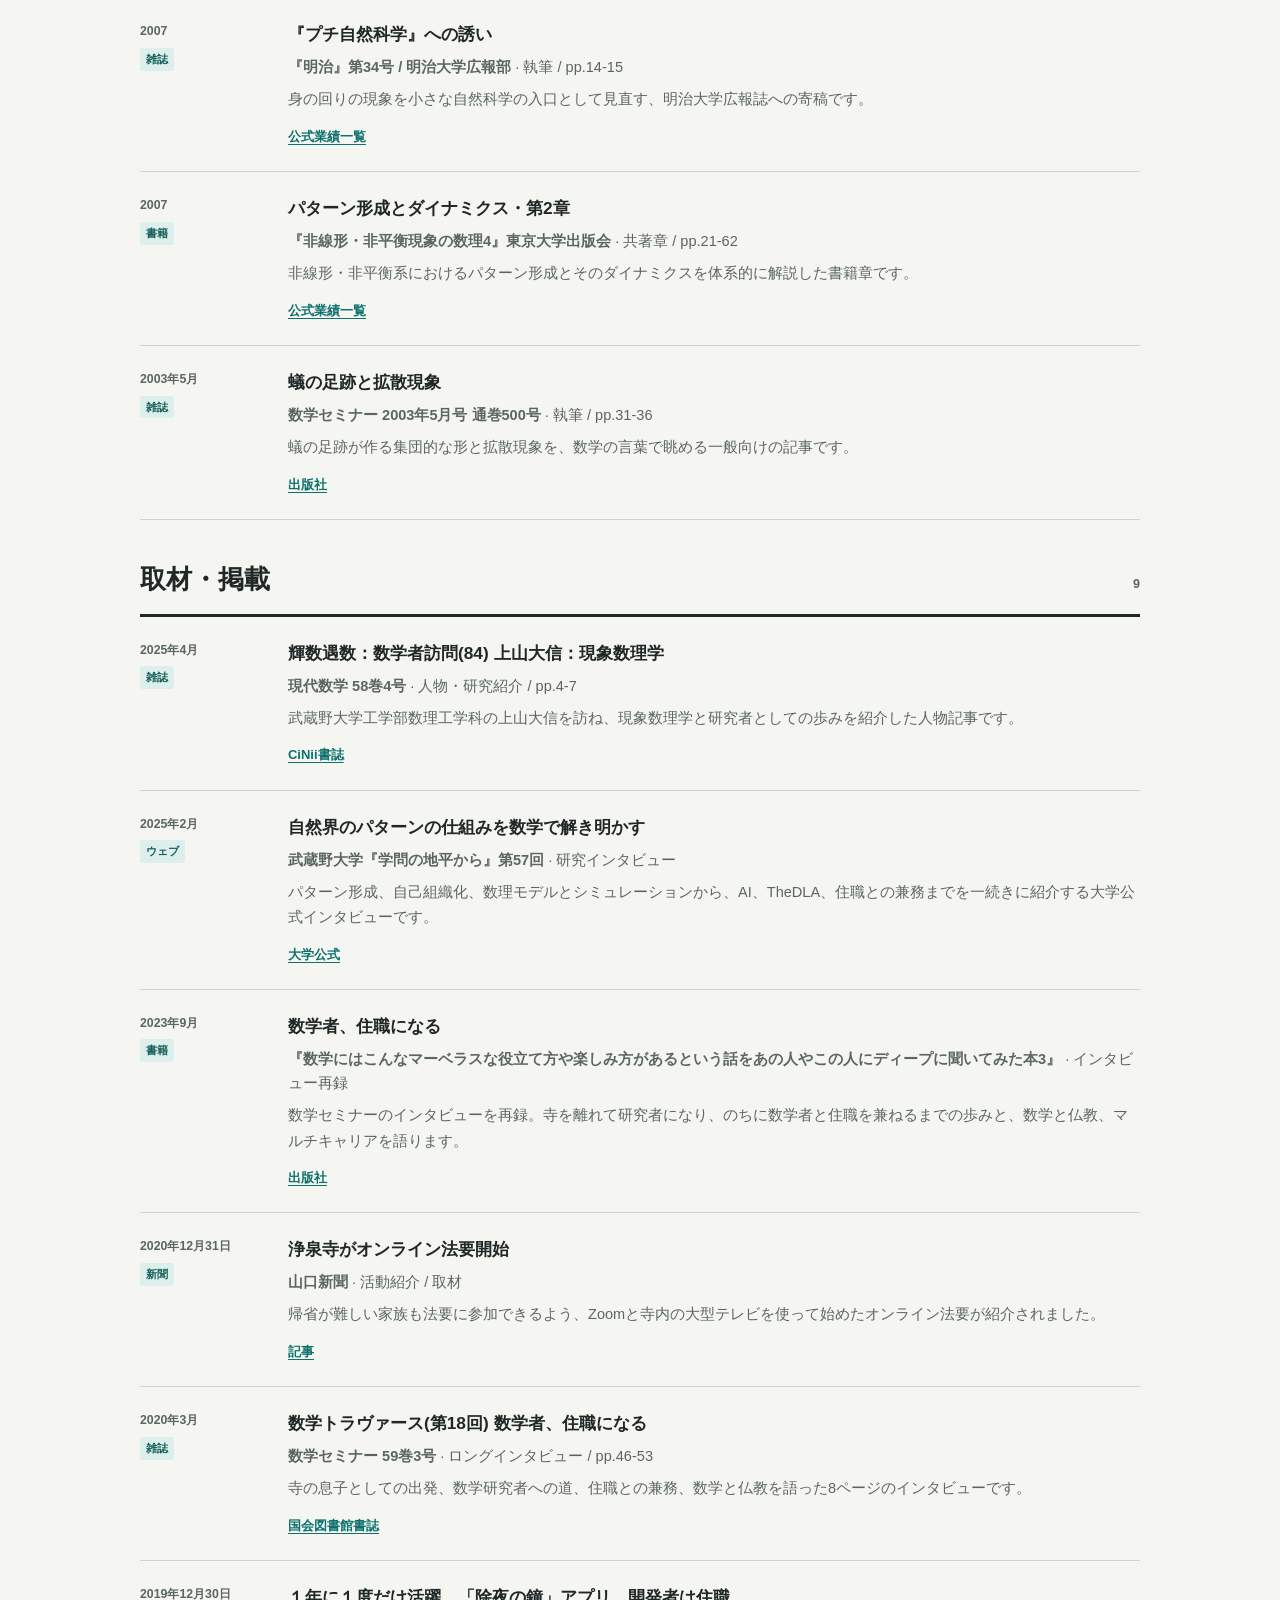
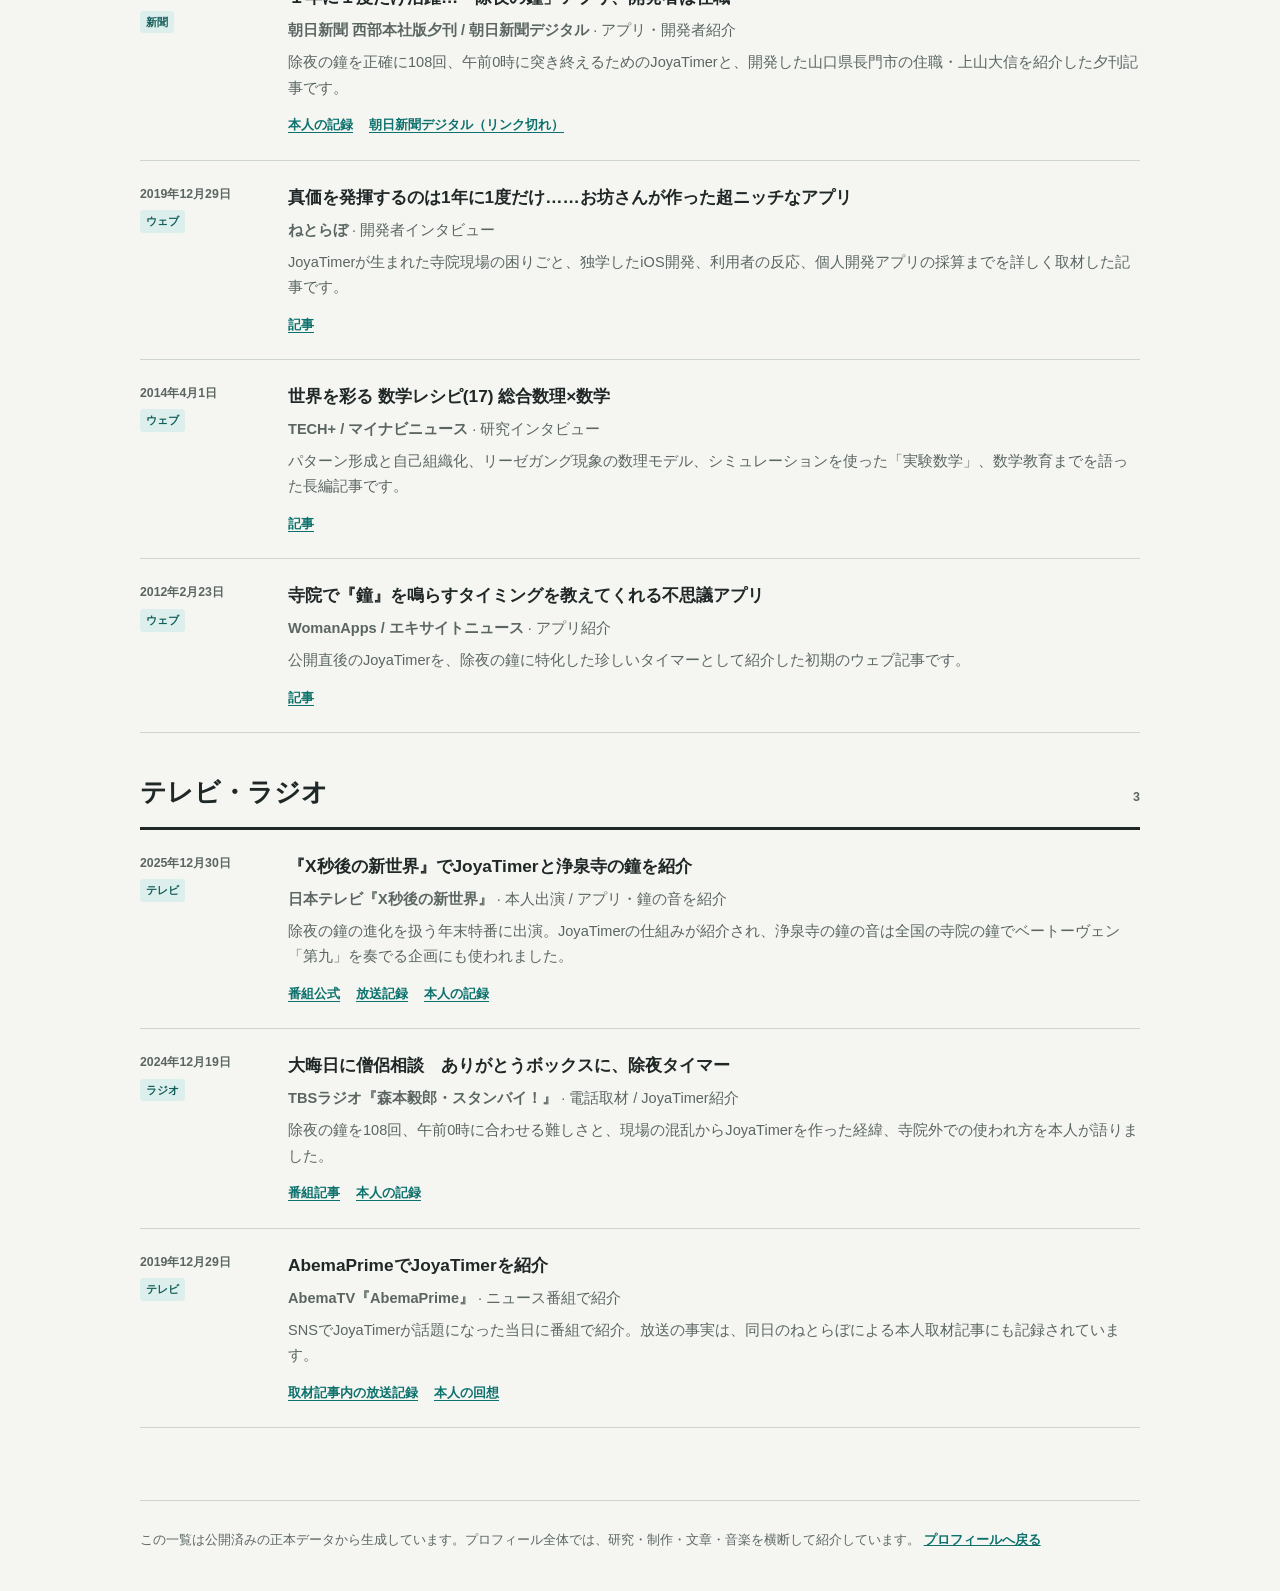
<file: press/index.html>
<!doctype html>
<html lang="ja">
  <head>
    <!-- Google tag (gtag.js) -->
    <script async src="https://www.googletagmanager.com/gtag/js?id=G-DXZ9TCE8WX"></script>
    <script>
      window.dataLayer = window.dataLayer || [];
      function gtag() { dataLayer.push(arguments); }
      gtag("js", new Date());
      gtag("config", "G-DXZ9TCE8WX");
    </script>
    <meta charset="utf-8">
    <meta name="viewport" content="width=device-width, initial-scale=1">
    <title>上山大信の掲載・出演・寄稿 | Press &amp; Media</title>
    <meta name="description" content="上山大信が執筆した記事、人物・研究紹介、新聞掲載、テレビ・ラジオ出演を、確認済みの出典リンクとともにまとめた一覧。">
    <meta name="robots" content="index,follow,max-image-preview:large">
    <meta name="color-scheme" content="light">
    <link rel="canonical" href="https://dueyama.github.io/press/">
    <link rel="alternate" hreflang="ja" href="https://dueyama.github.io/press/">
    <link rel="alternate" hreflang="en" href="https://dueyama.github.io/en/press/">
    <link rel="alternate" hreflang="x-default" href="https://dueyama.github.io/en/press/">
    <link rel="shortcut icon" href="../favicon.ico">
    <link rel="icon" type="image/png" sizes="32x32" href="../assets/icons/favicon-32.png">
    <link rel="apple-touch-icon" sizes="180x180" href="../assets/icons/apple-touch-icon.png">
    <link rel="stylesheet" href="../search-pages.css?v=20260901-search-3">
    <meta property="og:type" content="website">
    <meta property="og:site_name" content="Daishin Ueyama">
    <meta property="og:title" content="上山大信の掲載・出演・寄稿 | Press &amp; Media">
    <meta property="og:description" content="上山大信が執筆した記事、人物・研究紹介、新聞掲載、テレビ・ラジオ出演を、確認済みの出典リンクとともにまとめた一覧。">
    <meta property="og:url" content="https://dueyama.github.io/press/">
    <meta property="og:image" content="https://dueyama.github.io/assets/profile/dueyama-twitter.jpg">
    <meta property="og:locale" content="ja_JP">
    <meta name="twitter:card" content="summary">
    <meta name="twitter:site" content="@dueyama">
    <meta name="twitter:title" content="上山大信の掲載・出演・寄稿 | Press &amp; Media">
    <meta name="twitter:description" content="上山大信が執筆した記事、人物・研究紹介、新聞掲載、テレビ・ラジオ出演を、確認済みの出典リンクとともにまとめた一覧。">
    <meta name="twitter:image" content="https://dueyama.github.io/assets/profile/dueyama-twitter.jpg">
    <script type="application/ld+json">
{
  "@context": "https://schema.org",
  "@graph": [
    {
      "@type": "CollectionPage",
      "@id": "https://dueyama.github.io/press/#page",
      "url": "https://dueyama.github.io/press/",
      "name": "上山大信の掲載・出演・寄稿 | Press & Media",
      "description": "上山大信が執筆した記事、人物・研究紹介、新聞掲載、テレビ・ラジオ出演を、確認済みの出典リンクとともにまとめた一覧。",
      "inLanguage": "ja",
      "dateModified": "2026-11-08T00:00:00+09:00",
      "isPartOf": {
        "@id": "https://dueyama.github.io/#website"
      },
      "about": {
        "@id": "https://dueyama.github.io/#daishin-ueyama"
      },
      "mainEntity": {
        "@id": "https://dueyama.github.io/press/#collection"
      }
    },
    {
      "@type": "BreadcrumbList",
      "itemListElement": [
        {
          "@type": "ListItem",
          "position": 1,
          "name": "活動記録",
          "item": "https://dueyama.github.io/"
        },
        {
          "@type": "ListItem",
          "position": 2,
          "name": "掲載・出演・寄稿",
          "item": "https://dueyama.github.io/press/"
        }
      ]
    },
    {
      "@type": "ItemList",
      "@id": "https://dueyama.github.io/press/#collection",
      "numberOfItems": 21,
      "itemListElement": [
        {
          "@type": "ListItem",
          "position": 1,
          "item": {
            "@type": "CreativeWork",
            "name": "『X秒後の新世界』でJoyaTimerと浄泉寺の鐘を紹介",
            "url": "https://www.ntv.co.jp/xbyougo/articles/5057j3nvp135f20hzrph.html",
            "datePublished": "2025-12-30",
            "about": {
              "@id": "https://dueyama.github.io/#daishin-ueyama"
            }
          }
        },
        {
          "@type": "ListItem",
          "position": 2,
          "item": {
            "@type": "CreativeWork",
            "name": "輝数遇数：数学者訪問(84) 上山大信：現象数理学",
            "url": "https://cir.nii.ac.jp/crid/1523963415973452416",
            "datePublished": "2025-04",
            "about": {
              "@id": "https://dueyama.github.io/#daishin-ueyama"
            }
          }
        },
        {
          "@type": "ListItem",
          "position": 3,
          "item": {
            "@type": "CreativeWork",
            "name": "自然界のパターンの仕組みを数学で解き明かす",
            "url": "https://www.musashino-u.ac.jp/research/interview/57_ueyama/",
            "datePublished": "2025-02",
            "about": {
              "@id": "https://dueyama.github.io/#daishin-ueyama"
            }
          }
        },
        {
          "@type": "ListItem",
          "position": 4,
          "item": {
            "@type": "CreativeWork",
            "name": "大晦日に僧侶相談　ありがとうボックスに、除夜タイマー",
            "url": "https://www.excite.co.jp/news/article/TBSRadio_91208/",
            "datePublished": "2024-12-19",
            "about": {
              "@id": "https://dueyama.github.io/#daishin-ueyama"
            }
          }
        },
        {
          "@type": "ListItem",
          "position": 5,
          "item": {
            "@type": "CreativeWork",
            "name": "数学者、住職になる",
            "url": "https://www.nippyo.co.jp/shop/book/9127.html",
            "datePublished": "2023-09",
            "about": {
              "@id": "https://dueyama.github.io/#daishin-ueyama"
            }
          }
        },
        {
          "@type": "ListItem",
          "position": 6,
          "item": {
            "@type": "CreativeWork",
            "name": "東流西流（全8回）",
            "url": "https://yama.minato-yamaguchi.co.jp/e-yama/articles/20163",
            "datePublished": "2021-01-06",
            "about": {
              "@id": "https://dueyama.github.io/#daishin-ueyama"
            }
          }
        },
        {
          "@type": "ListItem",
          "position": 7,
          "item": {
            "@type": "CreativeWork",
            "name": "浄泉寺がオンライン法要開始",
            "url": "https://yama.minato-yamaguchi.co.jp/e-yama/articles/19956",
            "datePublished": "2020-12-31",
            "about": {
              "@id": "https://dueyama.github.io/#daishin-ueyama"
            }
          }
        },
        {
          "@type": "ListItem",
          "position": 8,
          "item": {
            "@type": "CreativeWork",
            "name": "数理モデルができるまで(第4回) 生物の比率の自動調整機構",
            "url": "https://sites.google.com/site/dueyama/publications",
            "datePublished": "2020-08",
            "about": {
              "@id": "https://dueyama.github.io/#daishin-ueyama"
            }
          }
        },
        {
          "@type": "ListItem",
          "position": 9,
          "item": {
            "@type": "CreativeWork",
            "name": "数理モデルができるまで(第3回) パニック!! 閉鎖空間からの脱出",
            "url": "https://sites.google.com/site/dueyama/publications",
            "datePublished": "2020-07",
            "about": {
              "@id": "https://dueyama.github.io/#daishin-ueyama"
            }
          }
        },
        {
          "@type": "ListItem",
          "position": 10,
          "item": {
            "@type": "CreativeWork",
            "name": "数学トラヴァース(第18回) 数学者、住職になる",
            "url": "https://ndlsearch.ndl.go.jp/books/R000000004-I030229981",
            "datePublished": "2020-03",
            "about": {
              "@id": "https://dueyama.github.io/#daishin-ueyama"
            }
          }
        },
        {
          "@type": "ListItem",
          "position": 11,
          "item": {
            "@type": "CreativeWork",
            "name": "１年に１度だけ活躍…「除夜の鐘」アプリ、開発者は住職",
            "url": "https://note.com/daishin_ueyama/n/n0b44d8f33c35",
            "datePublished": "2019-12-30",
            "about": {
              "@id": "https://dueyama.github.io/#daishin-ueyama"
            }
          }
        },
        {
          "@type": "ListItem",
          "position": 12,
          "item": {
            "@type": "CreativeWork",
            "name": "真価を発揮するのは1年に1度だけ……お坊さんが作った超ニッチなアプリ",
            "url": "https://nlab.itmedia.co.jp/cont/articles/3299323/",
            "datePublished": "2019-12-29",
            "about": {
              "@id": "https://dueyama.github.io/#daishin-ueyama"
            }
          }
        },
        {
          "@type": "ListItem",
          "position": 13,
          "item": {
            "@type": "CreativeWork",
            "name": "AbemaPrimeでJoyaTimerを紹介",
            "url": "https://nlab.itmedia.co.jp/cont/articles/3299323/",
            "datePublished": "2019-12-29",
            "about": {
              "@id": "https://dueyama.github.io/#daishin-ueyama"
            }
          }
        },
        {
          "@type": "ListItem",
          "position": 14,
          "item": {
            "@type": "CreativeWork",
            "name": "自然の秩序形成と力学系",
            "url": "https://www.saiensu.co.jp/search/?isbn=4910054690859&y=2015",
            "datePublished": "2015-08",
            "about": {
              "@id": "https://dueyama.github.io/#daishin-ueyama"
            }
          }
        },
        {
          "@type": "ListItem",
          "position": 15,
          "item": {
            "@type": "CreativeWork",
            "name": "世界を彩る 数学レシピ(17) 総合数理×数学",
            "url": "https://news.mynavi.jp/techplus/article/sugaku_recipe-17/",
            "datePublished": "2014-04-01",
            "about": {
              "@id": "https://dueyama.github.io/#daishin-ueyama"
            }
          }
        },
        {
          "@type": "ListItem",
          "position": 16,
          "item": {
            "@type": "CreativeWork",
            "name": "数理生態学における厳密解",
            "url": "https://www.saiensu.co.jp/search/?isbn=4910054691122&y=2012",
            "datePublished": "2012-11",
            "about": {
              "@id": "https://dueyama.github.io/#daishin-ueyama"
            }
          }
        },
        {
          "@type": "ListItem",
          "position": 17,
          "item": {
            "@type": "CreativeWork",
            "name": "寺院で『鐘』を鳴らすタイミングを教えてくれる不思議アプリ",
            "url": "https://www.excite.co.jp/news/article/Leafhide_woman_news_bsDDmJ7GxW/",
            "datePublished": "2012-02-23",
            "about": {
              "@id": "https://dueyama.github.io/#daishin-ueyama"
            }
          }
        },
        {
          "@type": "ListItem",
          "position": 18,
          "item": {
            "@type": "CreativeWork",
            "name": "複雑な解構造を視る",
            "url": "https://sites.google.com/site/dueyama/publications",
            "datePublished": "2008-01",
            "about": {
              "@id": "https://dueyama.github.io/#daishin-ueyama"
            }
          }
        },
        {
          "@type": "ListItem",
          "position": 19,
          "item": {
            "@type": "CreativeWork",
            "name": "『プチ自然科学』への誘い",
            "url": "https://sites.google.com/site/dueyama/publications",
            "datePublished": "2007",
            "about": {
              "@id": "https://dueyama.github.io/#daishin-ueyama"
            }
          }
        },
        {
          "@type": "ListItem",
          "position": 20,
          "item": {
            "@type": "CreativeWork",
            "name": "パターン形成とダイナミクス・第2章",
            "url": "https://sites.google.com/site/dueyama/publications",
            "datePublished": "2007",
            "about": {
              "@id": "https://dueyama.github.io/#daishin-ueyama"
            }
          }
        },
        {
          "@type": "ListItem",
          "position": 21,
          "item": {
            "@type": "CreativeWork",
            "name": "蟻の足跡と拡散現象",
            "url": "https://www.nippyo.co.jp/shop/magazine/4991.html",
            "datePublished": "2003-05",
            "about": {
              "@id": "https://dueyama.github.io/#daishin-ueyama"
            }
          }
        }
      ]
    }
  ]
}
    </script>
  </head>
  <body>
    <a class="skip-link" href="#main">本文へ移動</a>
    <header class="index-header">
      <nav class="index-nav" aria-label="公開物ナビゲーション">
        <a class="index-brand" href="../"><span class="index-brand-mark" aria-hidden="true">K.</span><span>けろの活動記録</span></a>
        <div class="index-nav-links"><a href="../publications/">論文</a><a href="../press/" aria-current="page">掲載・出演</a><a href="../apps/">アプリ</a><a href="../writing/">文章</a><a href="../about/">このサイトについて</a><a class="index-home-link" href="../">活動記録</a><a class="index-language" href="../en/press/">English</a></div>
      </nav>
    </header>
    <main class="index-main" id="main">
      <header class="index-hero">
        <div>
          <p class="index-eyebrow">Press &amp; Media</p>
          <h1>掲載・出演・寄稿</h1>
          <p class="index-lead">一般向け・専門誌への執筆、人物や研究の紹介、新聞掲載、テレビ・ラジオ出演を、確認できた公開記録に基づいてまとめています。</p>
          <p class="index-owner">上山大信 · 博士（理学） · 武蔵野大学 工学部 数理工学科 教授</p>
        </div>
        <p class="index-count"><strong>21</strong><span>確認済み記録<br>更新 2026-11-08</span></p>
      </header>
      <nav class="index-jump" aria-label="ページ内リンク"><a href="#authored">執筆</a><a href="#featured">取材・掲載</a><a href="#broadcast">テレビ・ラジオ</a></nav>
      <div class="index-content">
        <section class="index-group" id="authored">
          <header class="group-heading"><h2>執筆</h2><span>9</span></header>
          <ol class="index-list">
            <li class="index-entry press-entry">
              <p class="entry-meta"><time datetime="2021-01-06">2021年1月6日–2021年2月24日</time><br><span class="press-medium">新聞</span></p>
              <article class="entry-body">
                <h3><a href="https://yama.minato-yamaguchi.co.jp/e-yama/articles/20163">東流西流（全8回）</a></h3>
                <p class="entry-detail"><strong>山口新聞</strong> · 連載寄稿</p>
                <p class="entry-summary">読経、数学の得意不得意、座布団、文理の境界、祖父、地域からの発信、こころ、浄泉寺を週ごとに綴った新聞コラムです。</p>
                <ul class="source-links"><li><a href="https://yama.minato-yamaguchi.co.jp/e-yama/articles/20163">1 全集中の読経</a></li><li><a href="https://yama.minato-yamaguchi.co.jp/e-yama/articles/20495">2 得意だから好き</a></li><li><a href="https://yama.minato-yamaguchi.co.jp/e-yama/articles/20877">3 座布団の個性</a></li><li><a href="https://yama.minato-yamaguchi.co.jp/e-yama/articles/21195">4 文系と理系</a></li><li><a href="https://yama.minato-yamaguchi.co.jp/e-yama/articles/21522">5 祖父の思い出</a></li><li><a href="https://yama.minato-yamaguchi.co.jp/e-yama/articles/21847">6 全県民が発信せよ</a></li><li><a href="https://yama.minato-yamaguchi.co.jp/e-yama/articles/22181">7 こころ</a></li><li><a href="https://yama.minato-yamaguchi.co.jp/e-yama/articles/22565">8 浄泉寺</a></li></ul>
              </article>
            </li>
            <li class="index-entry press-entry">
              <p class="entry-meta"><time datetime="2020-08">2020年8月</time><br><span class="press-medium">雑誌</span></p>
              <article class="entry-body">
                <h3><a href="https://sites.google.com/site/dueyama/publications">数理モデルができるまで(第4回) 生物の比率の自動調整機構</a></h3>
                <p class="entry-detail"><strong>数学セミナー 59巻8号</strong> · 共著 / pp.64-68</p>
                <p class="entry-summary">さまざまな興味が結びつく過程から、生物集団に見られる比率調整をどのように数理モデルへ導くかを紹介した記事です。</p>
                <ul class="source-links"><li><a href="https://sites.google.com/site/dueyama/publications">公式業績一覧</a></li></ul>
              </article>
            </li>
            <li class="index-entry press-entry">
              <p class="entry-meta"><time datetime="2020-07">2020年7月</time><br><span class="press-medium">雑誌</span></p>
              <article class="entry-body">
                <h3><a href="https://sites.google.com/site/dueyama/publications">数理モデルができるまで(第3回) パニック!! 閉鎖空間からの脱出</a></h3>
                <p class="entry-detail"><strong>数学セミナー 59巻7号</strong> · 執筆 / pp.68-73</p>
                <p class="entry-summary">Social Forceモデルと縮約モデルを通して、閉鎖空間からの避難という現象を数理的に捉えるまでを解説した記事です。</p>
                <ul class="source-links"><li><a href="https://sites.google.com/site/dueyama/publications">公式業績一覧</a></li></ul>
              </article>
            </li>
            <li class="index-entry press-entry">
              <p class="entry-meta"><time datetime="2015-08">2015年8月</time><br><span class="press-medium">雑誌</span></p>
              <article class="entry-body">
                <h3><a href="https://www.saiensu.co.jp/search/?isbn=4910054690859&amp;y=2015">自然の秩序形成と力学系</a></h3>
                <p class="entry-detail"><strong>数理科学 2015年8月号 No.626</strong> · 執筆 / pp.34-39</p>
                <p class="entry-summary">自然界で秩序や模様が自発的に生まれる現象を、力学系の考え方から捉えた特集記事です。</p>
                <ul class="source-links"><li><a href="https://www.saiensu.co.jp/search/?isbn=4910054690859&amp;y=2015">出版社</a></li></ul>
              </article>
            </li>
            <li class="index-entry press-entry">
              <p class="entry-meta"><time datetime="2012-11">2012年11月</time><br><span class="press-medium">雑誌</span></p>
              <article class="entry-body">
                <h3><a href="https://www.saiensu.co.jp/search/?isbn=4910054691122&amp;y=2012">数理生態学における厳密解</a></h3>
                <p class="entry-detail"><strong>数理科学 2012年11月号 No.593</strong> · 執筆 / pp.50-55</p>
                <p class="entry-summary">数理生態学に現れる微分方程式と厳密解が、元の生態現象をどう理解する助けになるかを扱った特集記事です。</p>
                <ul class="source-links"><li><a href="https://www.saiensu.co.jp/search/?isbn=4910054691122&amp;y=2012">出版社</a></li></ul>
              </article>
            </li>
            <li class="index-entry press-entry">
              <p class="entry-meta"><time datetime="2008-01">2008年1月</time><br><span class="press-medium">雑誌</span></p>
              <article class="entry-body">
                <h3><a href="https://sites.google.com/site/dueyama/publications">複雑な解構造を視る</a></h3>
                <p class="entry-detail"><strong>数理科学 2008年1月号</strong> · 執筆 / pp.45-49</p>
                <p class="entry-summary">複雑な数理モデルの解構造を、計算と可視化を通してどのように捉えるかを扱った記事です。</p>
                <ul class="source-links"><li><a href="https://sites.google.com/site/dueyama/publications">公式業績一覧</a></li></ul>
              </article>
            </li>
            <li class="index-entry press-entry">
              <p class="entry-meta"><time datetime="2007">2007</time><br><span class="press-medium">雑誌</span></p>
              <article class="entry-body">
                <h3><a href="https://sites.google.com/site/dueyama/publications">『プチ自然科学』への誘い</a></h3>
                <p class="entry-detail"><strong>『明治』第34号 / 明治大学広報部</strong> · 執筆 / pp.14-15</p>
                <p class="entry-summary">身の回りの現象を小さな自然科学の入口として見直す、明治大学広報誌への寄稿です。</p>
                <ul class="source-links"><li><a href="https://sites.google.com/site/dueyama/publications">公式業績一覧</a></li></ul>
              </article>
            </li>
            <li class="index-entry press-entry">
              <p class="entry-meta"><time datetime="2007">2007</time><br><span class="press-medium">書籍</span></p>
              <article class="entry-body">
                <h3><a href="https://sites.google.com/site/dueyama/publications">パターン形成とダイナミクス・第2章</a></h3>
                <p class="entry-detail"><strong>『非線形・非平衡現象の数理4』東京大学出版会</strong> · 共著章 / pp.21-62</p>
                <p class="entry-summary">非線形・非平衡系におけるパターン形成とそのダイナミクスを体系的に解説した書籍章です。</p>
                <ul class="source-links"><li><a href="https://sites.google.com/site/dueyama/publications">公式業績一覧</a></li></ul>
              </article>
            </li>
            <li class="index-entry press-entry">
              <p class="entry-meta"><time datetime="2003-05">2003年5月</time><br><span class="press-medium">雑誌</span></p>
              <article class="entry-body">
                <h3><a href="https://www.nippyo.co.jp/shop/magazine/4991.html">蟻の足跡と拡散現象</a></h3>
                <p class="entry-detail"><strong>数学セミナー 2003年5月号 通巻500号</strong> · 執筆 / pp.31-36</p>
                <p class="entry-summary">蟻の足跡が作る集団的な形と拡散現象を、数学の言葉で眺める一般向けの記事です。</p>
                <ul class="source-links"><li><a href="https://www.nippyo.co.jp/shop/magazine/4991.html">出版社</a></li></ul>
              </article>
            </li>
          </ol>
        </section>
        <section class="index-group" id="featured">
          <header class="group-heading"><h2>取材・掲載</h2><span>9</span></header>
          <ol class="index-list">
            <li class="index-entry press-entry">
              <p class="entry-meta"><time datetime="2025-04">2025年4月</time><br><span class="press-medium">雑誌</span></p>
              <article class="entry-body">
                <h3><a href="https://cir.nii.ac.jp/crid/1523963415973452416">輝数遇数：数学者訪問(84) 上山大信：現象数理学</a></h3>
                <p class="entry-detail"><strong>現代数学 58巻4号</strong> · 人物・研究紹介 / pp.4-7</p>
                <p class="entry-summary">武蔵野大学工学部数理工学科の上山大信を訪ね、現象数理学と研究者としての歩みを紹介した人物記事です。</p>
                <ul class="source-links"><li><a href="https://cir.nii.ac.jp/crid/1523963415973452416">CiNii書誌</a></li></ul>
              </article>
            </li>
            <li class="index-entry press-entry">
              <p class="entry-meta"><time datetime="2025-02">2025年2月</time><br><span class="press-medium">ウェブ</span></p>
              <article class="entry-body">
                <h3><a href="https://www.musashino-u.ac.jp/research/interview/57_ueyama/">自然界のパターンの仕組みを数学で解き明かす</a></h3>
                <p class="entry-detail"><strong>武蔵野大学『学問の地平から』第57回</strong> · 研究インタビュー</p>
                <p class="entry-summary">パターン形成、自己組織化、数理モデルとシミュレーションから、AI、TheDLA、住職との兼務までを一続きに紹介する大学公式インタビューです。</p>
                <ul class="source-links"><li><a href="https://www.musashino-u.ac.jp/research/interview/57_ueyama/">大学公式</a></li></ul>
              </article>
            </li>
            <li class="index-entry press-entry">
              <p class="entry-meta"><time datetime="2023-09">2023年9月</time><br><span class="press-medium">書籍</span></p>
              <article class="entry-body">
                <h3><a href="https://www.nippyo.co.jp/shop/book/9127.html">数学者、住職になる</a></h3>
                <p class="entry-detail"><strong>『数学にはこんなマーベラスな役立て方や楽しみ方があるという話をあの人やこの人にディープに聞いてみた本3』</strong> · インタビュー再録</p>
                <p class="entry-summary">数学セミナーのインタビューを再録。寺を離れて研究者になり、のちに数学者と住職を兼ねるまでの歩みと、数学と仏教、マルチキャリアを語ります。</p>
                <ul class="source-links"><li><a href="https://www.nippyo.co.jp/shop/book/9127.html">出版社</a></li></ul>
              </article>
            </li>
            <li class="index-entry press-entry">
              <p class="entry-meta"><time datetime="2020-12-31">2020年12月31日</time><br><span class="press-medium">新聞</span></p>
              <article class="entry-body">
                <h3><a href="https://yama.minato-yamaguchi.co.jp/e-yama/articles/19956">浄泉寺がオンライン法要開始</a></h3>
                <p class="entry-detail"><strong>山口新聞</strong> · 活動紹介 / 取材</p>
                <p class="entry-summary">帰省が難しい家族も法要に参加できるよう、Zoomと寺内の大型テレビを使って始めたオンライン法要が紹介されました。</p>
                <ul class="source-links"><li><a href="https://yama.minato-yamaguchi.co.jp/e-yama/articles/19956">記事</a></li></ul>
              </article>
            </li>
            <li class="index-entry press-entry">
              <p class="entry-meta"><time datetime="2020-03">2020年3月</time><br><span class="press-medium">雑誌</span></p>
              <article class="entry-body">
                <h3><a href="https://ndlsearch.ndl.go.jp/books/R000000004-I030229981">数学トラヴァース(第18回) 数学者、住職になる</a></h3>
                <p class="entry-detail"><strong>数学セミナー 59巻3号</strong> · ロングインタビュー / pp.46-53</p>
                <p class="entry-summary">寺の息子としての出発、数学研究者への道、住職との兼務、数学と仏教を語った8ページのインタビューです。</p>
                <ul class="source-links"><li><a href="https://ndlsearch.ndl.go.jp/books/R000000004-I030229981">国会図書館書誌</a></li></ul>
              </article>
            </li>
            <li class="index-entry press-entry">
              <p class="entry-meta"><time datetime="2019-12-30">2019年12月30日</time><br><span class="press-medium">新聞</span></p>
              <article class="entry-body">
                <h3><a href="https://note.com/daishin_ueyama/n/n0b44d8f33c35">１年に１度だけ活躍…「除夜の鐘」アプリ、開発者は住職</a></h3>
                <p class="entry-detail"><strong>朝日新聞 西部本社版夕刊 / 朝日新聞デジタル</strong> · アプリ・開発者紹介</p>
                <p class="entry-summary">除夜の鐘を正確に108回、午前0時に突き終えるためのJoyaTimerと、開発した山口県長門市の住職・上山大信を紹介した夕刊記事です。</p>
                <ul class="source-links"><li><a href="https://note.com/daishin_ueyama/n/n0b44d8f33c35">本人の記録</a></li><li><a href="https://www.asahi.com/articles/ASMDT6VJSMDTTIPE034.html">朝日新聞デジタル（リンク切れ）</a></li></ul>
              </article>
            </li>
            <li class="index-entry press-entry">
              <p class="entry-meta"><time datetime="2019-12-29">2019年12月29日</time><br><span class="press-medium">ウェブ</span></p>
              <article class="entry-body">
                <h3><a href="https://nlab.itmedia.co.jp/cont/articles/3299323/">真価を発揮するのは1年に1度だけ……お坊さんが作った超ニッチなアプリ</a></h3>
                <p class="entry-detail"><strong>ねとらぼ</strong> · 開発者インタビュー</p>
                <p class="entry-summary">JoyaTimerが生まれた寺院現場の困りごと、独学したiOS開発、利用者の反応、個人開発アプリの採算までを詳しく取材した記事です。</p>
                <ul class="source-links"><li><a href="https://nlab.itmedia.co.jp/cont/articles/3299323/">記事</a></li></ul>
              </article>
            </li>
            <li class="index-entry press-entry">
              <p class="entry-meta"><time datetime="2014-04-01">2014年4月1日</time><br><span class="press-medium">ウェブ</span></p>
              <article class="entry-body">
                <h3><a href="https://news.mynavi.jp/techplus/article/sugaku_recipe-17/">世界を彩る 数学レシピ(17) 総合数理×数学</a></h3>
                <p class="entry-detail"><strong>TECH+ / マイナビニュース</strong> · 研究インタビュー</p>
                <p class="entry-summary">パターン形成と自己組織化、リーゼガング現象の数理モデル、シミュレーションを使った「実験数学」、数学教育までを語った長編記事です。</p>
                <ul class="source-links"><li><a href="https://news.mynavi.jp/techplus/article/sugaku_recipe-17/">記事</a></li></ul>
              </article>
            </li>
            <li class="index-entry press-entry">
              <p class="entry-meta"><time datetime="2012-02-23">2012年2月23日</time><br><span class="press-medium">ウェブ</span></p>
              <article class="entry-body">
                <h3><a href="https://www.excite.co.jp/news/article/Leafhide_woman_news_bsDDmJ7GxW/">寺院で『鐘』を鳴らすタイミングを教えてくれる不思議アプリ</a></h3>
                <p class="entry-detail"><strong>WomanApps / エキサイトニュース</strong> · アプリ紹介</p>
                <p class="entry-summary">公開直後のJoyaTimerを、除夜の鐘に特化した珍しいタイマーとして紹介した初期のウェブ記事です。</p>
                <ul class="source-links"><li><a href="https://www.excite.co.jp/news/article/Leafhide_woman_news_bsDDmJ7GxW/">記事</a></li></ul>
              </article>
            </li>
          </ol>
        </section>
        <section class="index-group" id="broadcast">
          <header class="group-heading"><h2>テレビ・ラジオ</h2><span>3</span></header>
          <ol class="index-list">
            <li class="index-entry press-entry">
              <p class="entry-meta"><time datetime="2025-12-30">2025年12月30日</time><br><span class="press-medium">テレビ</span></p>
              <article class="entry-body">
                <h3><a href="https://www.ntv.co.jp/xbyougo/articles/5057j3nvp135f20hzrph.html">『X秒後の新世界』でJoyaTimerと浄泉寺の鐘を紹介</a></h3>
                <p class="entry-detail"><strong>日本テレビ『X秒後の新世界』</strong> · 本人出演 / アプリ・鐘の音を紹介</p>
                <p class="entry-summary">除夜の鐘の進化を扱う年末特番に出演。JoyaTimerの仕組みが紹介され、浄泉寺の鐘の音は全国の寺院の鐘でベートーヴェン「第九」を奏でる企画にも使われました。</p>
                <ul class="source-links"><li><a href="https://www.ntv.co.jp/xbyougo/articles/5057j3nvp135f20hzrph.html">番組公式</a></li><li><a href="https://datazoo.jp/n/%E3%81%82%E3%81%AA%E3%81%9F%E3%81%AF%E9%99%A4%E5%A4%9C%E3%81%AE%E9%90%98%E3%81%AE%E9%80%B2%E5%8C%96%E3%81%AB%E9%A9%9A%E3%81%8F/24525383">放送記録</a></li><li><a href="https://note.com/daishin_ueyama/n/n2604ac1bb183">本人の記録</a></li></ul>
              </article>
            </li>
            <li class="index-entry press-entry">
              <p class="entry-meta"><time datetime="2024-12-19">2024年12月19日</time><br><span class="press-medium">ラジオ</span></p>
              <article class="entry-body">
                <h3><a href="https://www.excite.co.jp/news/article/TBSRadio_91208/">大晦日に僧侶相談　ありがとうボックスに、除夜タイマー</a></h3>
                <p class="entry-detail"><strong>TBSラジオ『森本毅郎・スタンバイ！』</strong> · 電話取材 / JoyaTimer紹介</p>
                <p class="entry-summary">除夜の鐘を108回、午前0時に合わせる難しさと、現場の混乱からJoyaTimerを作った経緯、寺院外での使われ方を本人が語りました。</p>
                <ul class="source-links"><li><a href="https://www.excite.co.jp/news/article/TBSRadio_91208/">番組記事</a></li><li><a href="https://note.com/daishin_ueyama/n/n0249114826bd">本人の記録</a></li></ul>
              </article>
            </li>
            <li class="index-entry press-entry">
              <p class="entry-meta"><time datetime="2019-12-29">2019年12月29日</time><br><span class="press-medium">テレビ</span></p>
              <article class="entry-body">
                <h3><a href="https://nlab.itmedia.co.jp/cont/articles/3299323/">AbemaPrimeでJoyaTimerを紹介</a></h3>
                <p class="entry-detail"><strong>AbemaTV『AbemaPrime』</strong> · ニュース番組で紹介</p>
                <p class="entry-summary">SNSでJoyaTimerが話題になった当日に番組で紹介。放送の事実は、同日のねとらぼによる本人取材記事にも記録されています。</p>
                <ul class="source-links"><li><a href="https://nlab.itmedia.co.jp/cont/articles/3299323/">取材記事内の放送記録</a></li><li><a href="https://note.com/daishin_ueyama/n/n2604ac1bb183">本人の回想</a></li></ul>
              </article>
            </li>
          </ol>
        </section>
      </div>
      <footer class="index-footer"><p>この一覧は公開済みの正本データから生成しています。プロフィール全体では、研究・制作・文章・音楽を横断して紹介しています。 <a href="../">プロフィールへ戻る</a></p></footer>
    </main>
  </body>
</html>
</file>
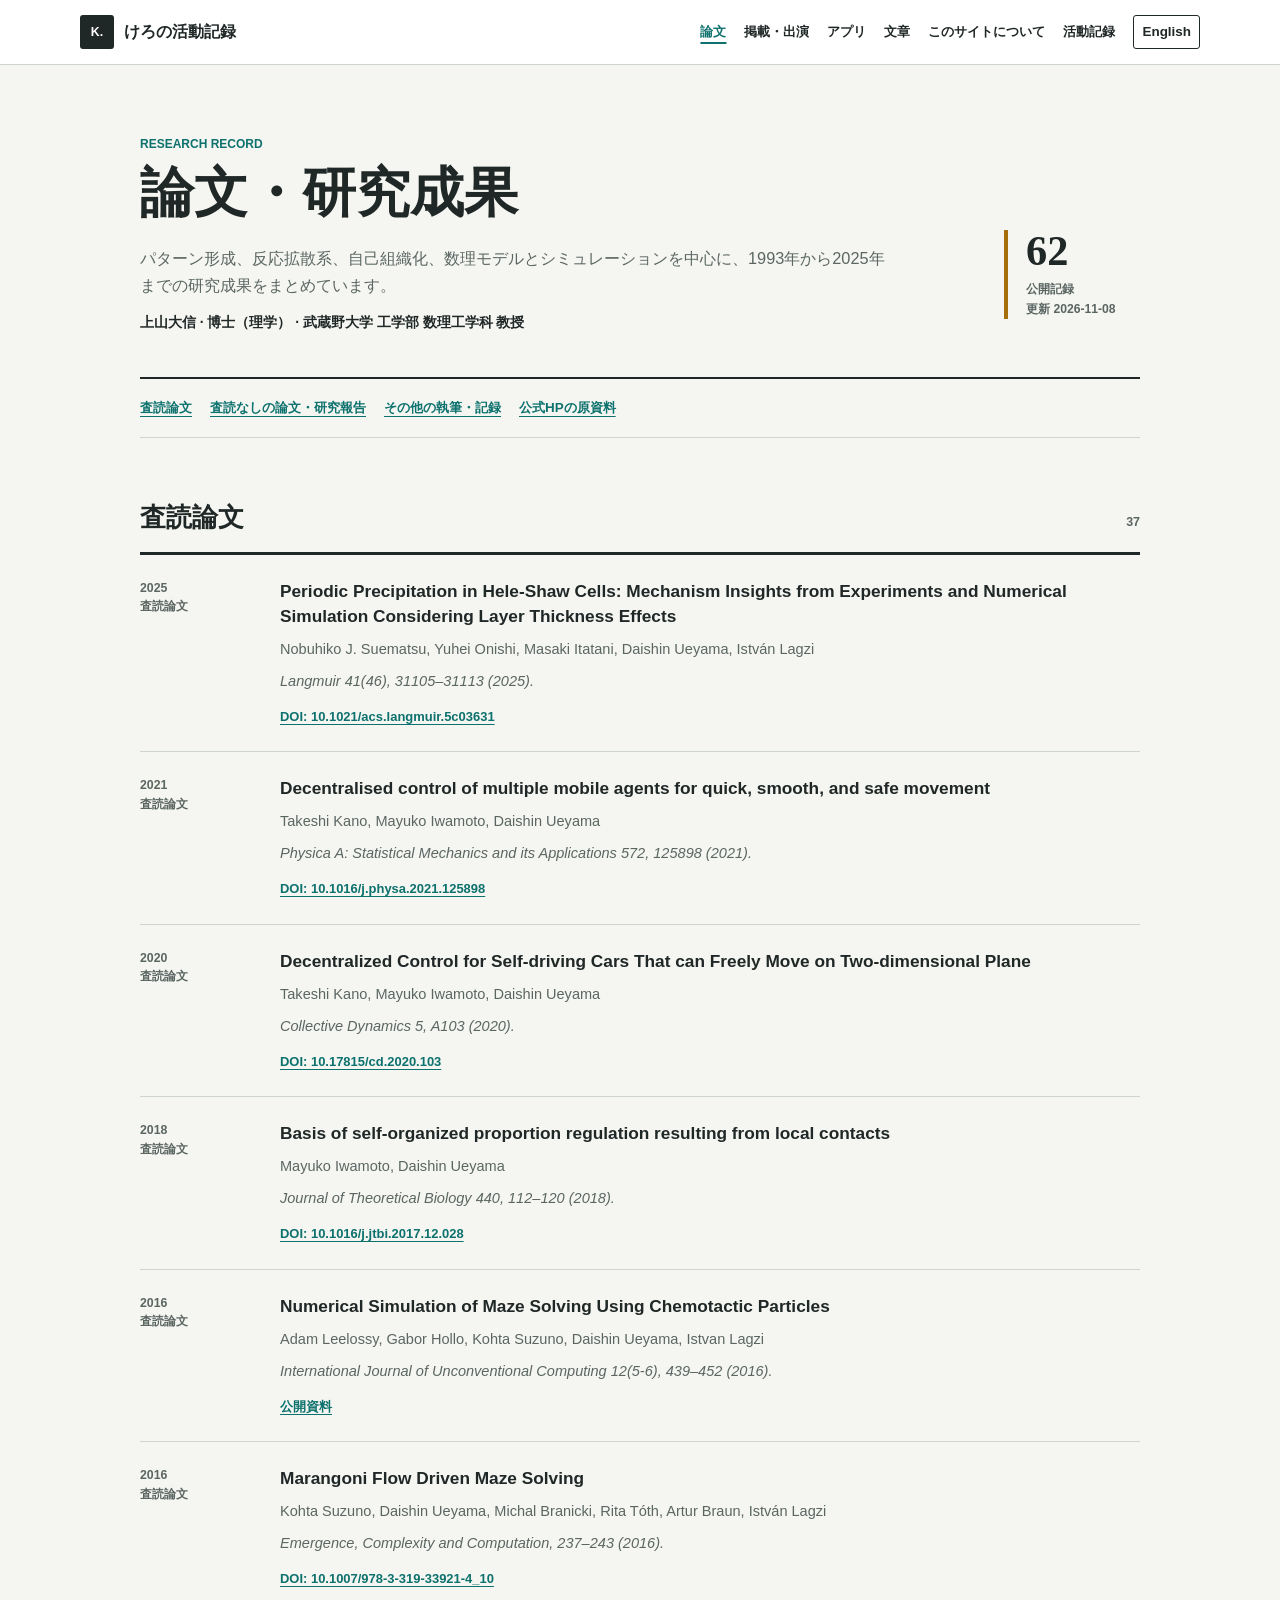
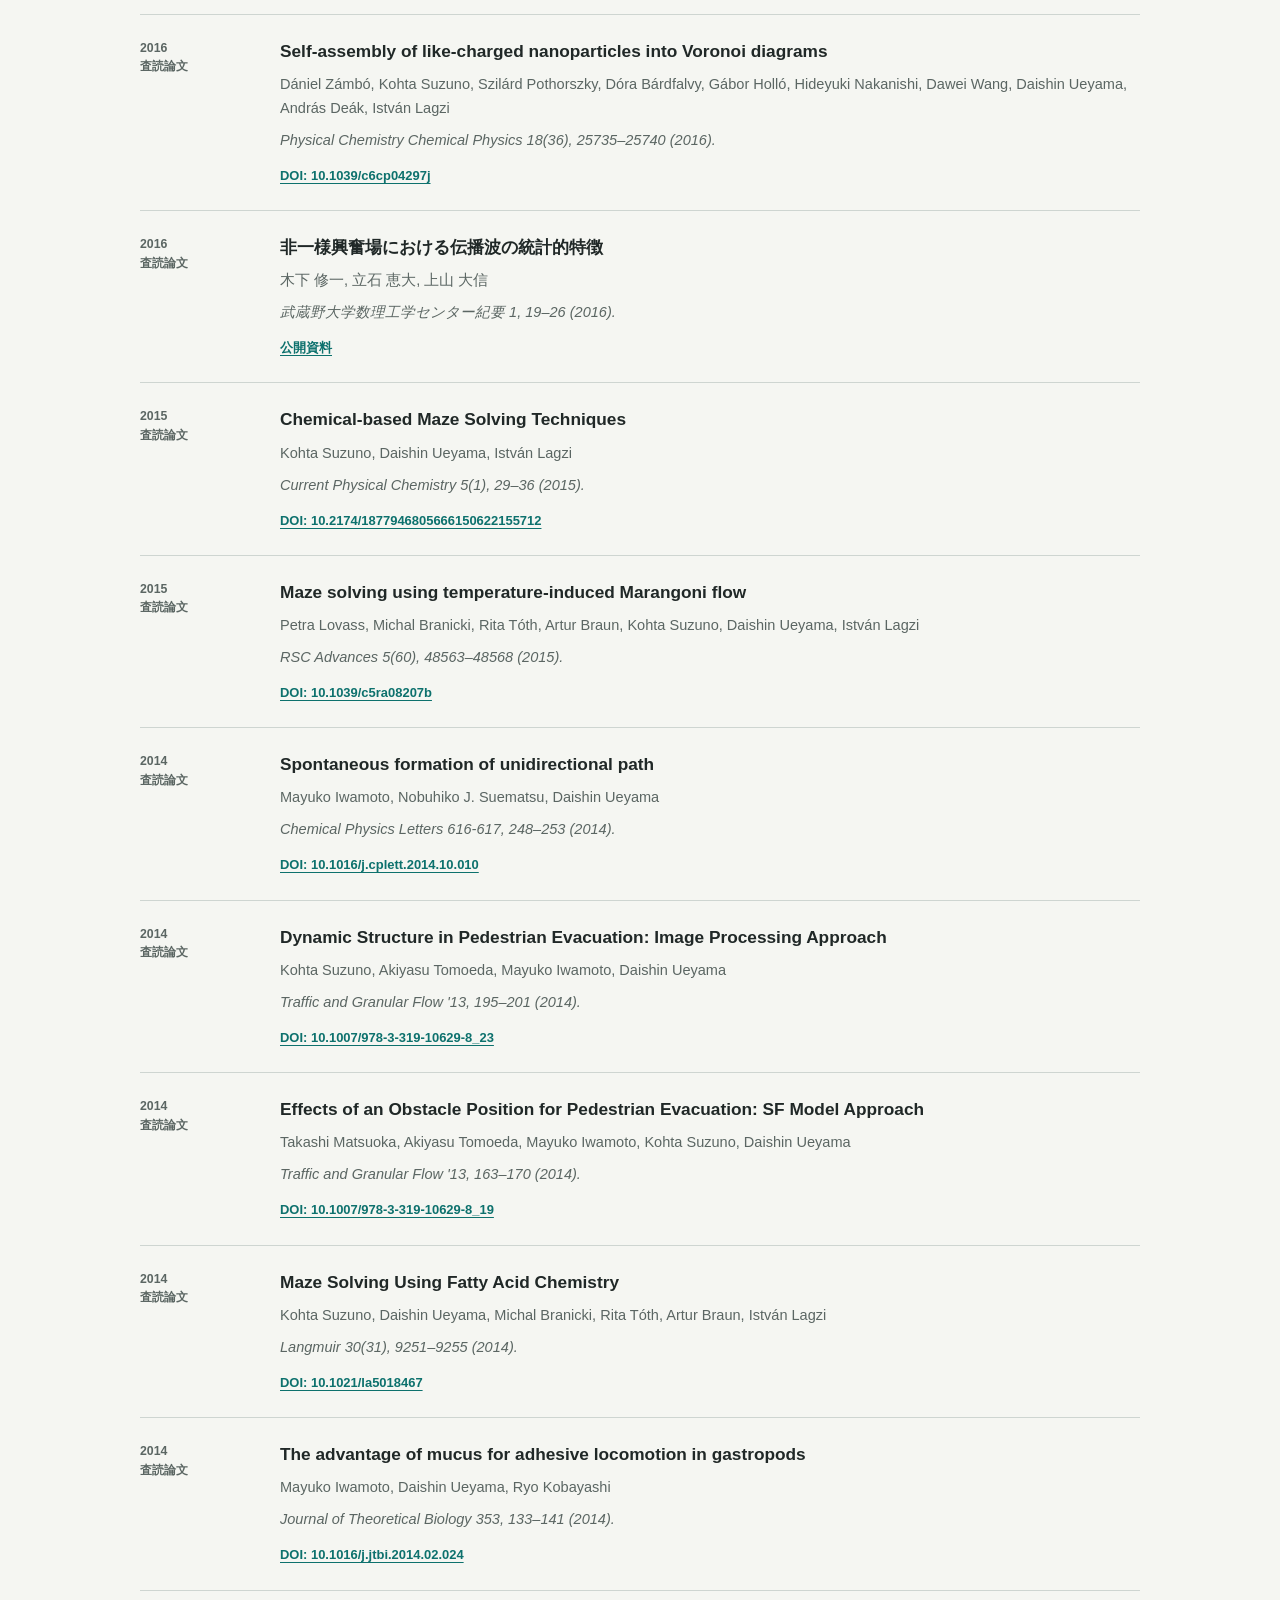
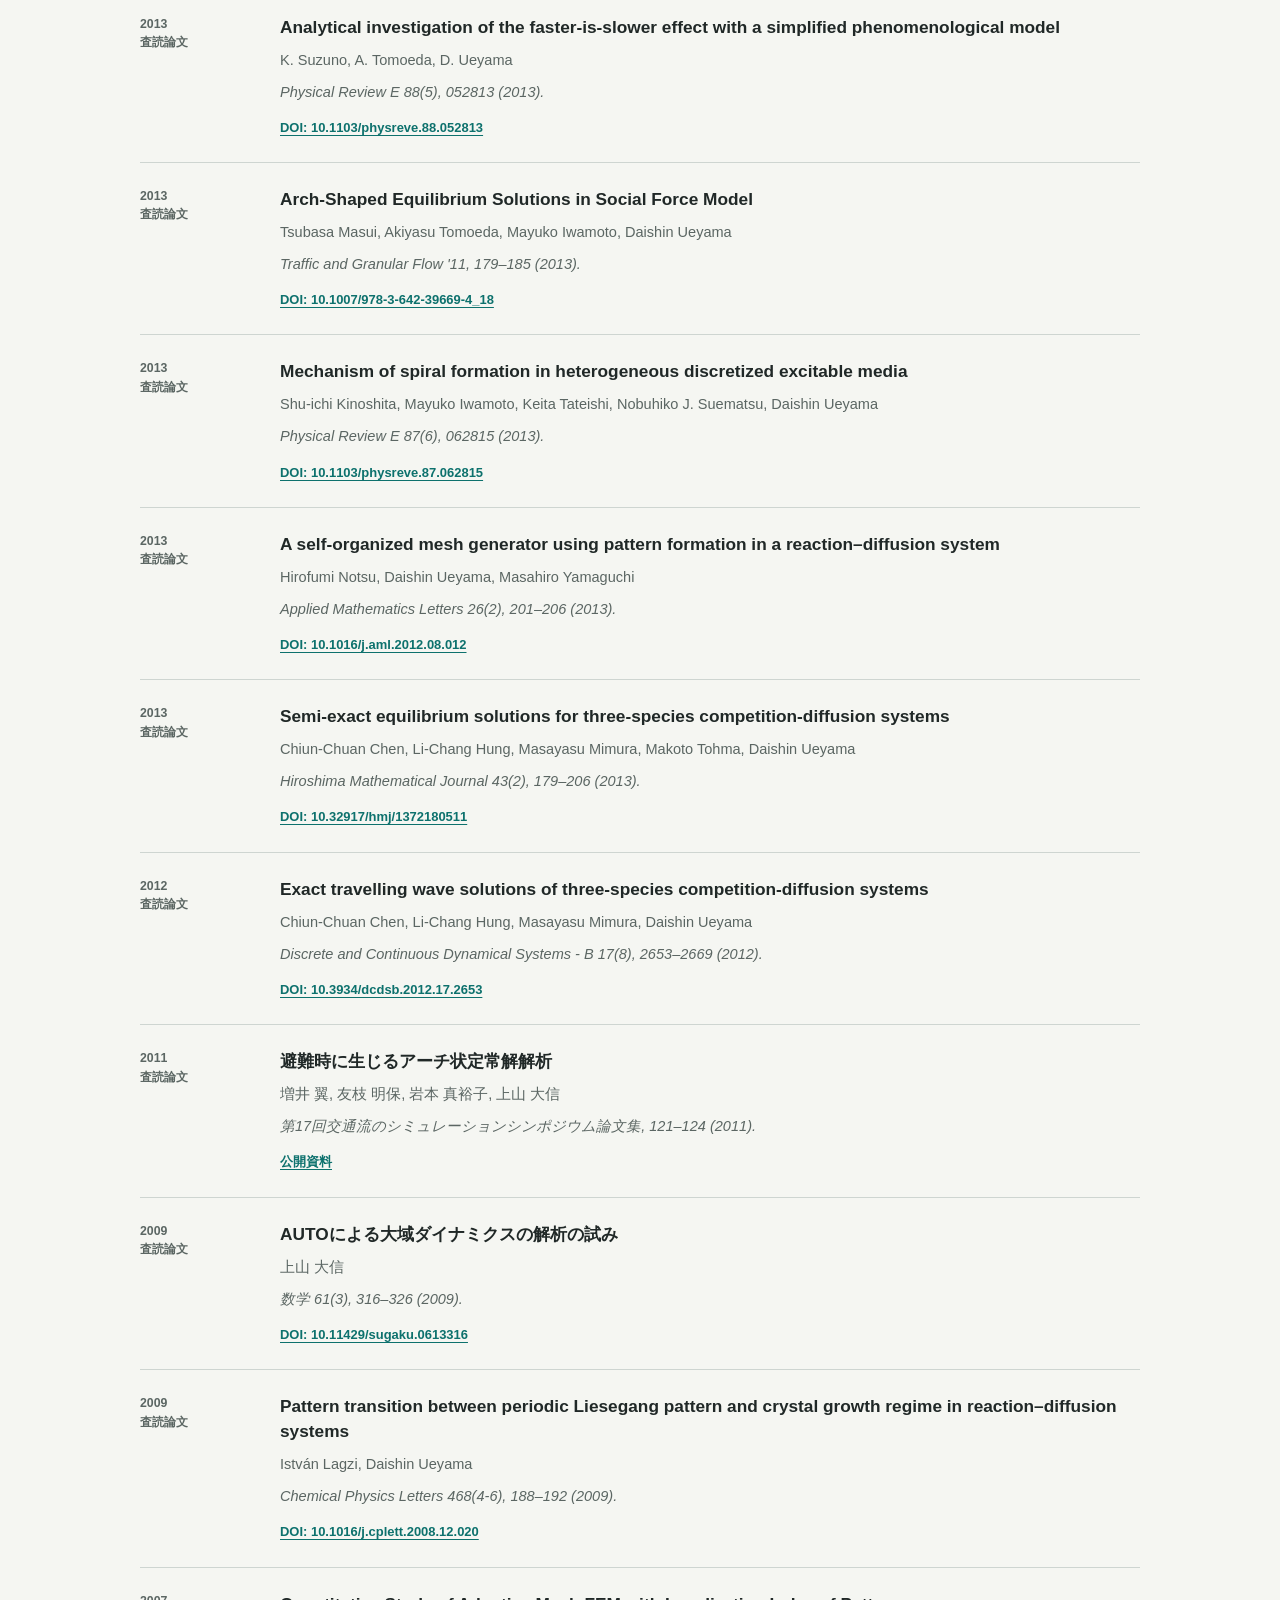
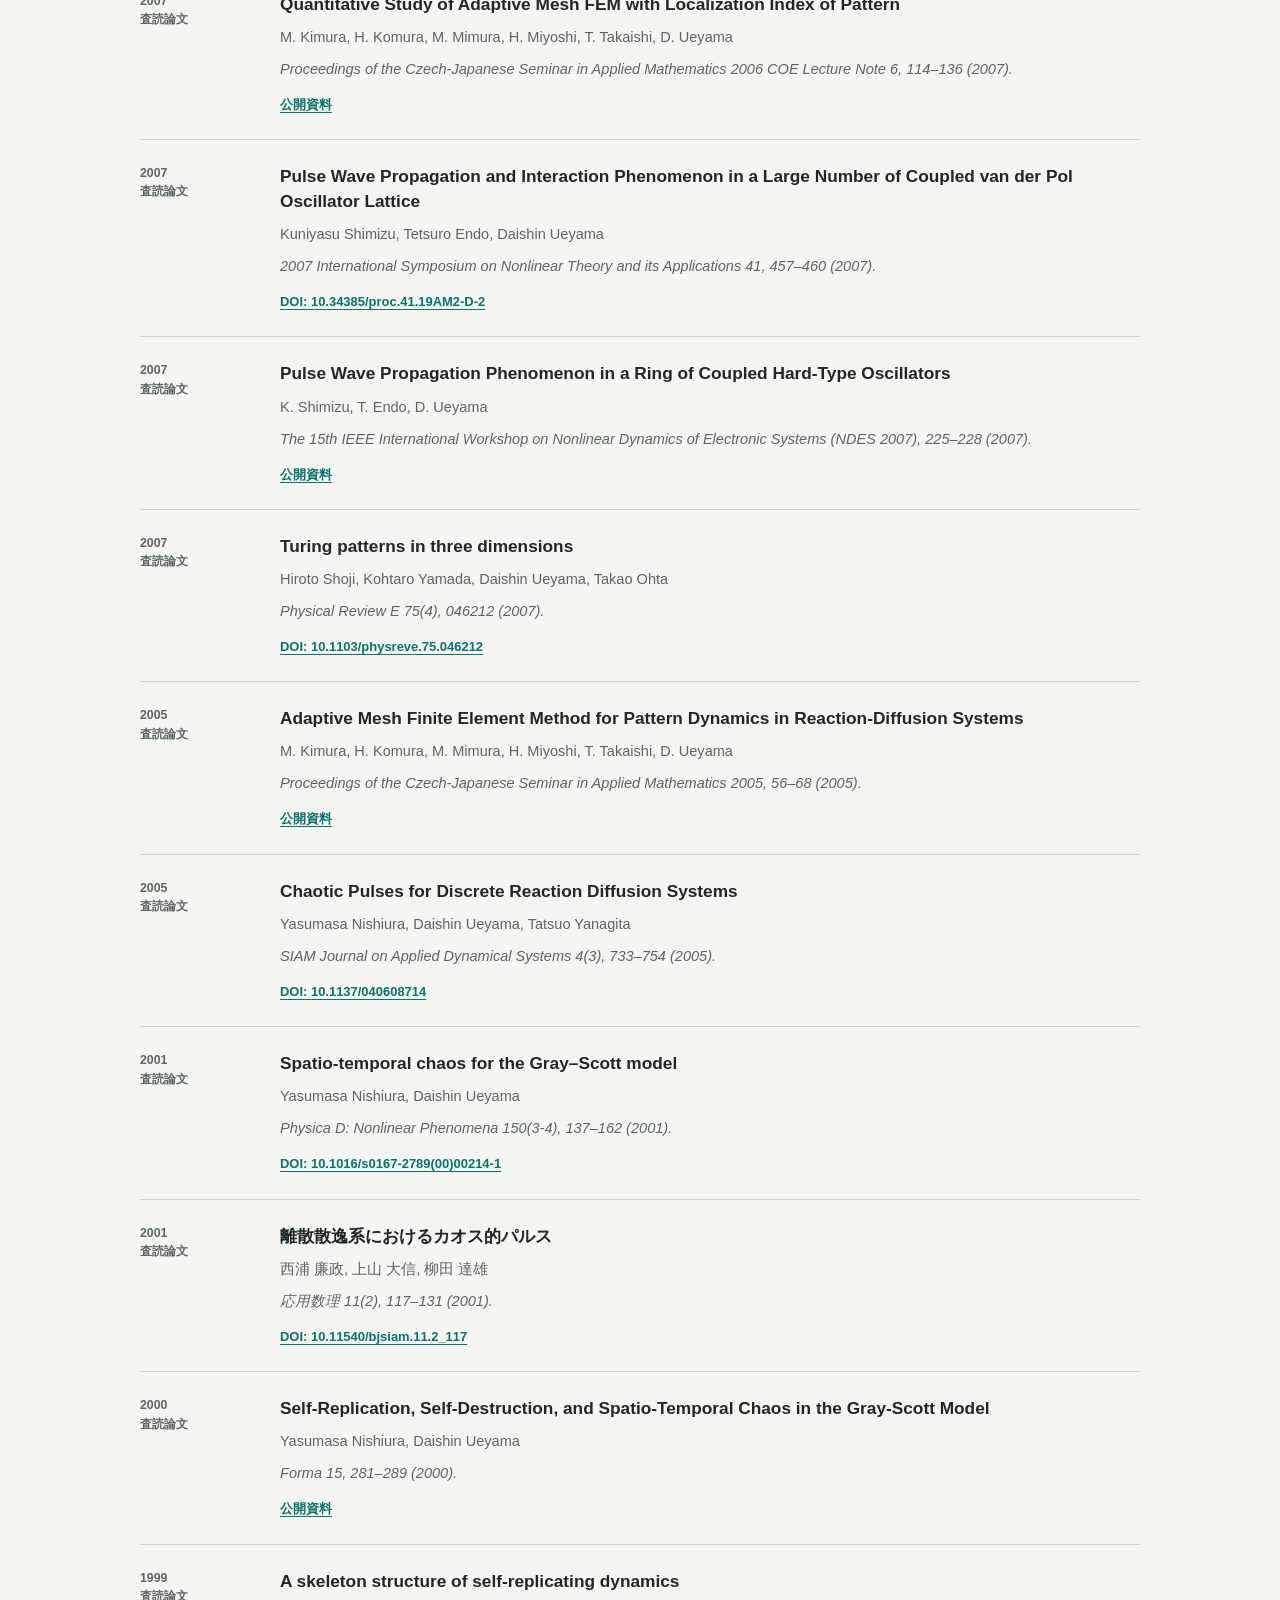
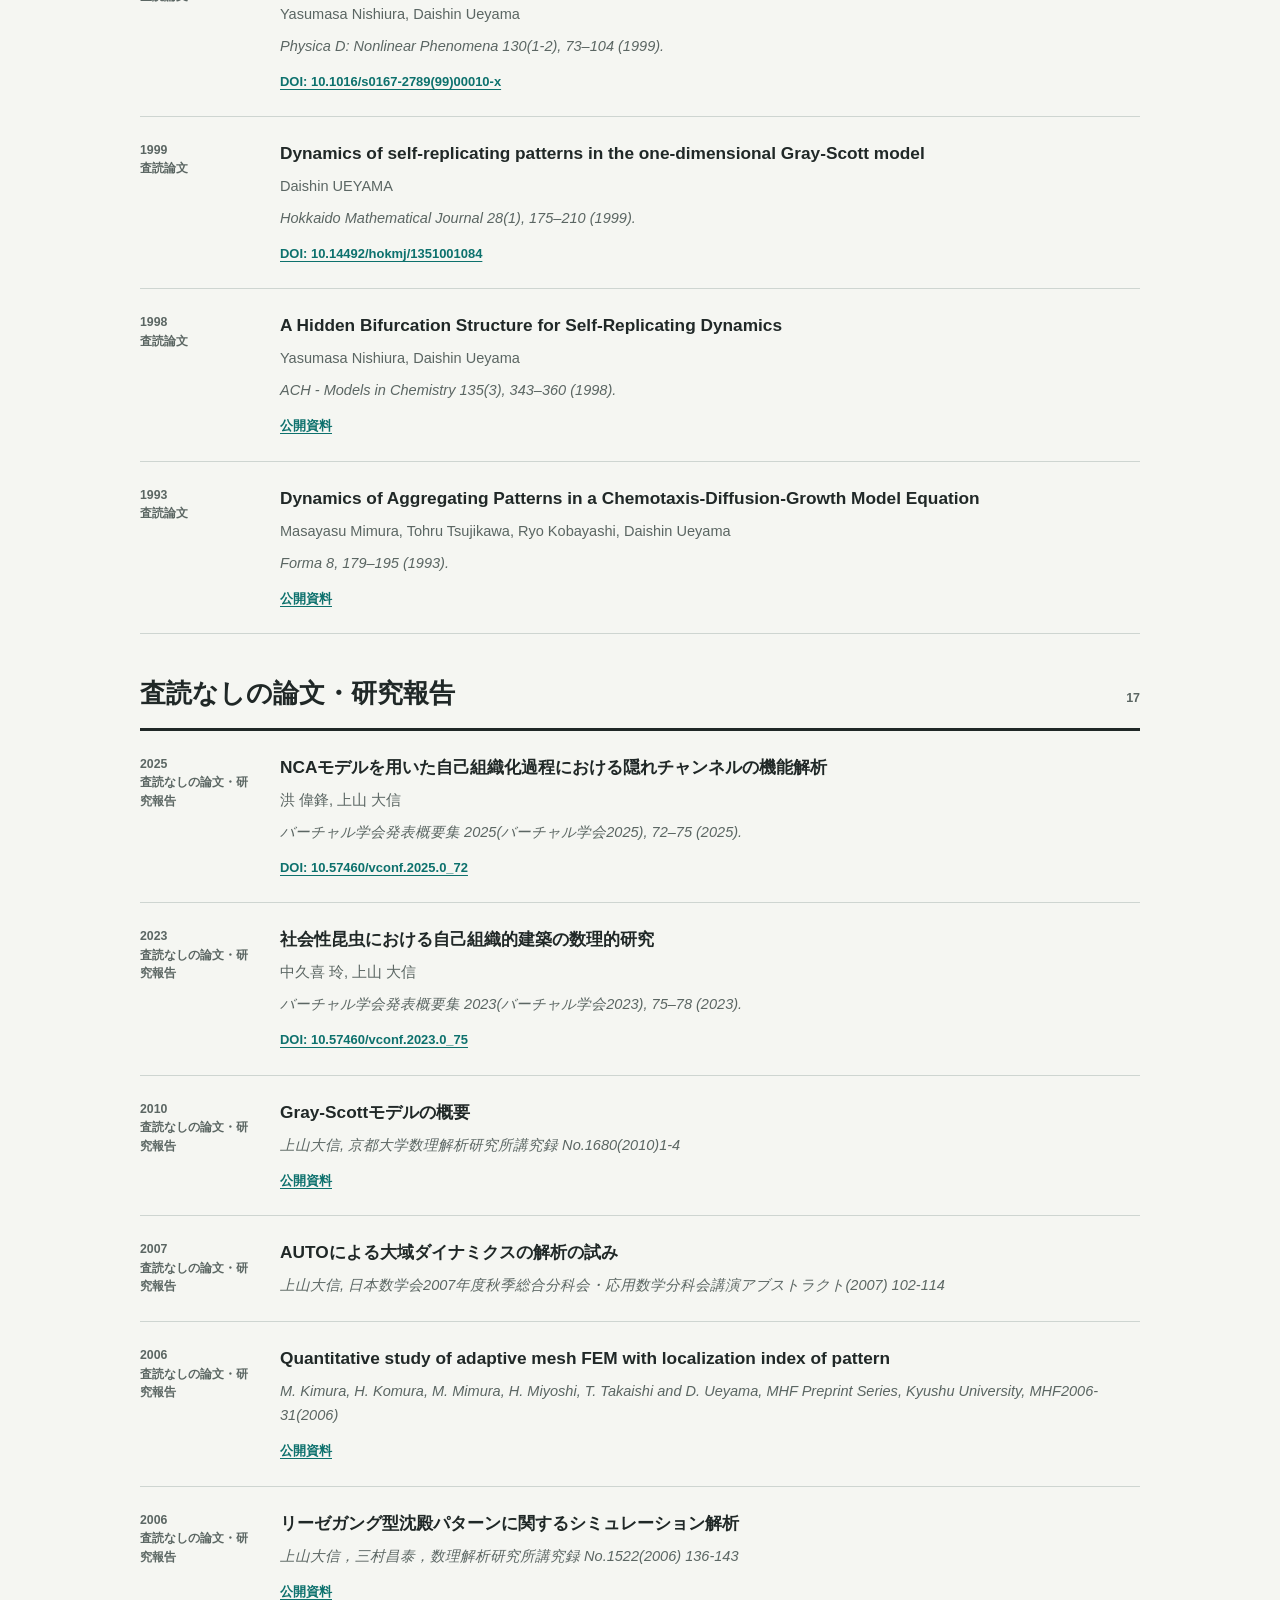
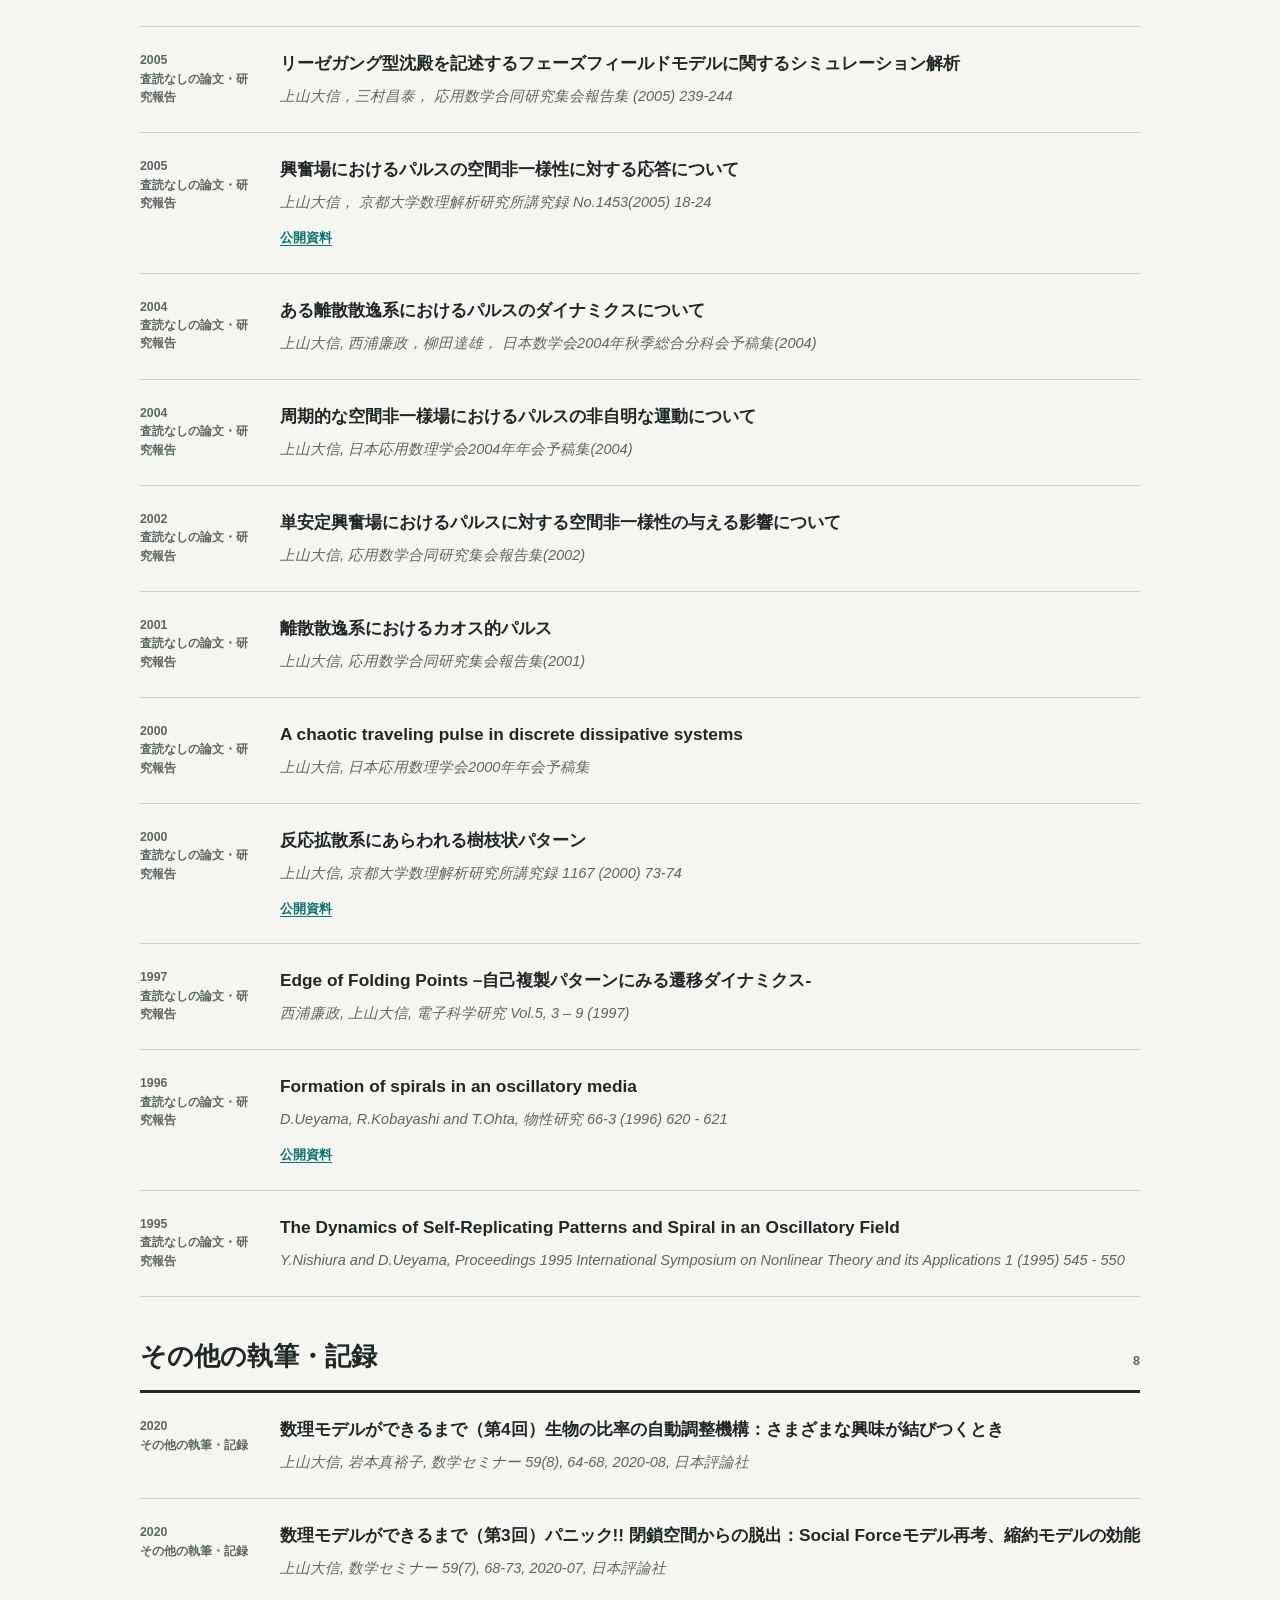
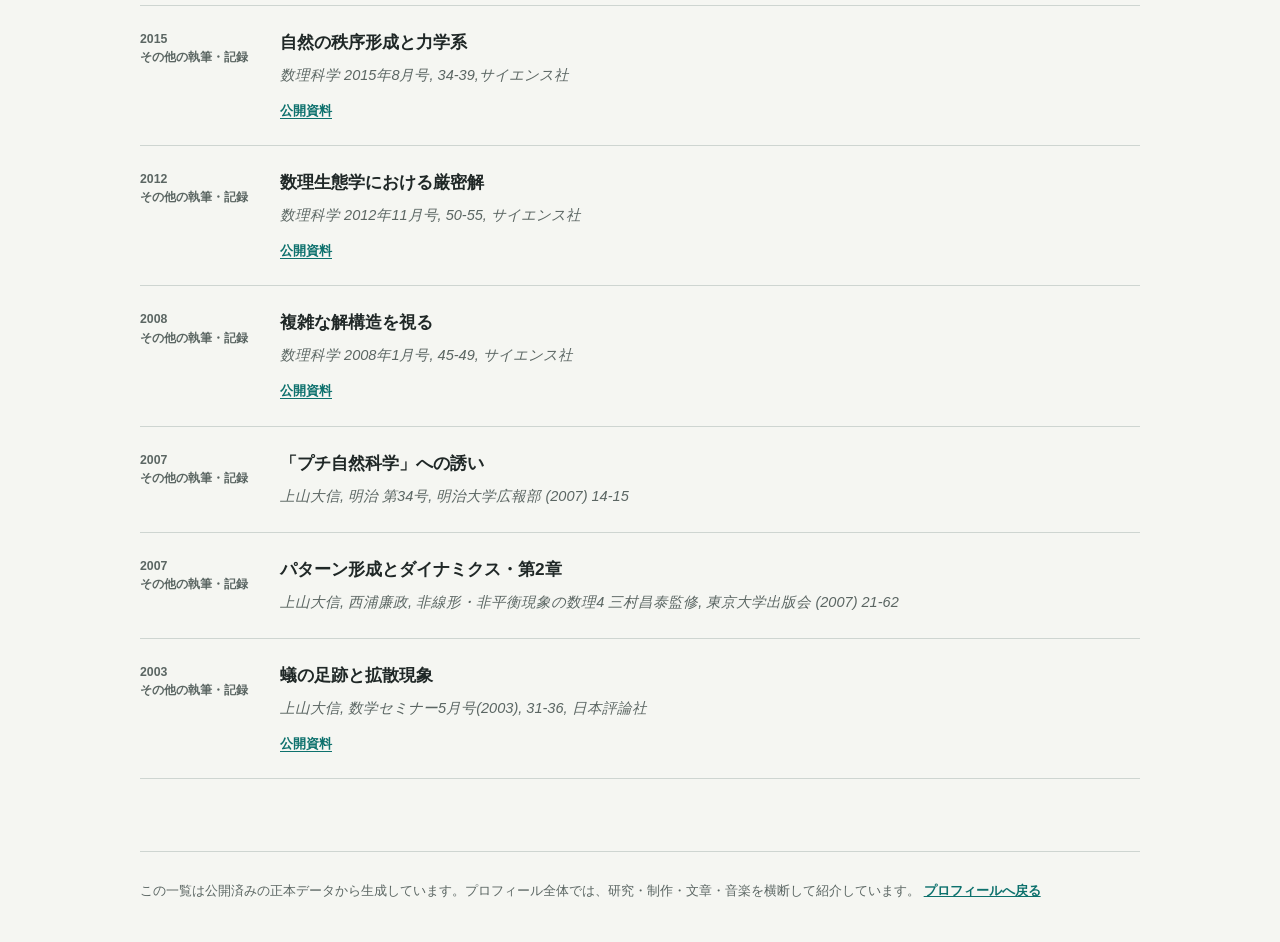
<file: publications/index.html>
<!doctype html>
<html lang="ja">
  <head>
    <!-- Google tag (gtag.js) -->
    <script async src="https://www.googletagmanager.com/gtag/js?id=G-DXZ9TCE8WX"></script>
    <script>
      window.dataLayer = window.dataLayer || [];
      function gtag() { dataLayer.push(arguments); }
      gtag("js", new Date());
      gtag("config", "G-DXZ9TCE8WX");
    </script>
    <meta charset="utf-8">
    <meta name="viewport" content="width=device-width, initial-scale=1">
    <title>上山大信の論文・研究成果 | Publications</title>
    <meta name="description" content="上山大信の査読論文37件、査読なしの論文・研究報告17件、その他の執筆8件をDOI・公開リンク付きで掲載する全62件の一覧。">
    <meta name="robots" content="index,follow,max-image-preview:large">
    <meta name="color-scheme" content="light">
    <link rel="canonical" href="https://dueyama.github.io/publications/">
    <link rel="alternate" hreflang="ja" href="https://dueyama.github.io/publications/">
    <link rel="alternate" hreflang="en" href="https://dueyama.github.io/en/publications/">
    <link rel="alternate" hreflang="x-default" href="https://dueyama.github.io/en/publications/">
    <link rel="shortcut icon" href="../favicon.ico">
    <link rel="icon" type="image/png" sizes="32x32" href="../assets/icons/favicon-32.png">
    <link rel="apple-touch-icon" sizes="180x180" href="../assets/icons/apple-touch-icon.png">
    <link rel="stylesheet" href="../search-pages.css?v=20260901-search-3">
    <meta property="og:type" content="website">
    <meta property="og:site_name" content="Daishin Ueyama">
    <meta property="og:title" content="上山大信の論文・研究成果 | Publications">
    <meta property="og:description" content="上山大信の査読論文37件、査読なしの論文・研究報告17件、その他の執筆8件をDOI・公開リンク付きで掲載する全62件の一覧。">
    <meta property="og:url" content="https://dueyama.github.io/publications/">
    <meta property="og:image" content="https://dueyama.github.io/assets/profile/dueyama-twitter.jpg">
    <meta property="og:locale" content="ja_JP">
    <meta name="twitter:card" content="summary">
    <meta name="twitter:site" content="@dueyama">
    <meta name="twitter:title" content="上山大信の論文・研究成果 | Publications">
    <meta name="twitter:description" content="上山大信の査読論文37件、査読なしの論文・研究報告17件、その他の執筆8件をDOI・公開リンク付きで掲載する全62件の一覧。">
    <meta name="twitter:image" content="https://dueyama.github.io/assets/profile/dueyama-twitter.jpg">
    <script type="application/ld+json">
{
  "@context": "https://schema.org",
  "@graph": [
    {
      "@type": "CollectionPage",
      "@id": "https://dueyama.github.io/publications/#page",
      "url": "https://dueyama.github.io/publications/",
      "name": "上山大信の論文・研究成果 | Publications",
      "description": "上山大信の査読論文37件、査読なしの論文・研究報告17件、その他の執筆8件をDOI・公開リンク付きで掲載する全62件の一覧。",
      "inLanguage": "ja",
      "dateModified": "2026-11-08T00:00:00+09:00",
      "isPartOf": {
        "@id": "https://dueyama.github.io/#website"
      },
      "about": {
        "@id": "https://dueyama.github.io/#daishin-ueyama"
      },
      "mainEntity": {
        "@id": "https://dueyama.github.io/publications/#collection"
      }
    },
    {
      "@type": "BreadcrumbList",
      "itemListElement": [
        {
          "@type": "ListItem",
          "position": 1,
          "name": "活動記録",
          "item": "https://dueyama.github.io/"
        },
        {
          "@type": "ListItem",
          "position": 2,
          "name": "論文・研究成果",
          "item": "https://dueyama.github.io/publications/"
        }
      ]
    },
    {
      "@type": "ItemList",
      "@id": "https://dueyama.github.io/publications/#collection",
      "numberOfItems": 62,
      "itemListElement": [
        {
          "@type": "ListItem",
          "position": 1,
          "item": {
            "@type": "ScholarlyArticle",
            "name": "Periodic Precipitation in Hele-Shaw Cells: Mechanism Insights from Experiments and Numerical Simulation Considering Layer Thickness Effects",
            "url": "https://doi.org/10.1021/acs.langmuir.5c03631",
            "datePublished": "2025",
            "author": [
              {
                "@type": "Person",
                "name": "Nobuhiko J. Suematsu"
              },
              {
                "@type": "Person",
                "name": "Yuhei Onishi"
              },
              {
                "@type": "Person",
                "name": "Masaki Itatani"
              },
              {
                "@type": "Person",
                "name": "Daishin Ueyama"
              },
              {
                "@type": "Person",
                "name": "István Lagzi"
              }
            ],
            "identifier": "https://doi.org/10.1021/acs.langmuir.5c03631"
          }
        },
        {
          "@type": "ListItem",
          "position": 2,
          "item": {
            "@type": "ScholarlyArticle",
            "name": "Decentralised control of multiple mobile agents for quick, smooth, and safe movement",
            "url": "https://doi.org/10.1016/j.physa.2021.125898",
            "datePublished": "2021",
            "author": [
              {
                "@type": "Person",
                "name": "Takeshi Kano"
              },
              {
                "@type": "Person",
                "name": "Mayuko Iwamoto"
              },
              {
                "@type": "Person",
                "name": "Daishin Ueyama"
              }
            ],
            "identifier": "https://doi.org/10.1016/j.physa.2021.125898"
          }
        },
        {
          "@type": "ListItem",
          "position": 3,
          "item": {
            "@type": "ScholarlyArticle",
            "name": "Decentralized Control for Self-driving Cars That can Freely Move on Two-dimensional Plane",
            "url": "https://doi.org/10.17815/cd.2020.103",
            "datePublished": "2020",
            "author": [
              {
                "@type": "Person",
                "name": "Takeshi Kano"
              },
              {
                "@type": "Person",
                "name": "Mayuko Iwamoto"
              },
              {
                "@type": "Person",
                "name": "Daishin Ueyama"
              }
            ],
            "identifier": "https://doi.org/10.17815/cd.2020.103"
          }
        },
        {
          "@type": "ListItem",
          "position": 4,
          "item": {
            "@type": "ScholarlyArticle",
            "name": "Basis of self-organized proportion regulation resulting from local contacts",
            "url": "https://doi.org/10.1016/j.jtbi.2017.12.028",
            "datePublished": "2018",
            "author": [
              {
                "@type": "Person",
                "name": "Mayuko Iwamoto"
              },
              {
                "@type": "Person",
                "name": "Daishin Ueyama"
              }
            ],
            "identifier": "https://doi.org/10.1016/j.jtbi.2017.12.028"
          }
        },
        {
          "@type": "ListItem",
          "position": 5,
          "item": {
            "@type": "ScholarlyArticle",
            "name": "Numerical Simulation of Maze Solving Using Chemotactic Particles",
            "url": "https://www.oldcitypublishing.com/journals/ijuc-home/ijuc-issue-contents/ijuc-volume-12-number-5-6-2016/ijuc-12-5-6-p-439-452/",
            "datePublished": "2016",
            "author": [
              {
                "@type": "Person",
                "name": "Adam Leelossy"
              },
              {
                "@type": "Person",
                "name": "Gabor Hollo"
              },
              {
                "@type": "Person",
                "name": "Kohta Suzuno"
              },
              {
                "@type": "Person",
                "name": "Daishin Ueyama"
              },
              {
                "@type": "Person",
                "name": "Istvan Lagzi"
              }
            ]
          }
        },
        {
          "@type": "ListItem",
          "position": 6,
          "item": {
            "@type": "ScholarlyArticle",
            "name": "Marangoni Flow Driven Maze Solving",
            "url": "https://doi.org/10.1007/978-3-319-33921-4_10",
            "datePublished": "2016",
            "author": [
              {
                "@type": "Person",
                "name": "Kohta Suzuno"
              },
              {
                "@type": "Person",
                "name": "Daishin Ueyama"
              },
              {
                "@type": "Person",
                "name": "Michal Branicki"
              },
              {
                "@type": "Person",
                "name": "Rita Tóth"
              },
              {
                "@type": "Person",
                "name": "Artur Braun"
              },
              {
                "@type": "Person",
                "name": "István Lagzi"
              }
            ],
            "identifier": "https://doi.org/10.1007/978-3-319-33921-4_10"
          }
        },
        {
          "@type": "ListItem",
          "position": 7,
          "item": {
            "@type": "ScholarlyArticle",
            "name": "Self-assembly of like-charged nanoparticles into Voronoi diagrams",
            "url": "https://doi.org/10.1039/c6cp04297j",
            "datePublished": "2016",
            "author": [
              {
                "@type": "Person",
                "name": "Dániel Zámbó"
              },
              {
                "@type": "Person",
                "name": "Kohta Suzuno"
              },
              {
                "@type": "Person",
                "name": "Szilárd Pothorszky"
              },
              {
                "@type": "Person",
                "name": "Dóra Bárdfalvy"
              },
              {
                "@type": "Person",
                "name": "Gábor Holló"
              },
              {
                "@type": "Person",
                "name": "Hideyuki Nakanishi"
              },
              {
                "@type": "Person",
                "name": "Dawei Wang"
              },
              {
                "@type": "Person",
                "name": "Daishin Ueyama"
              },
              {
                "@type": "Person",
                "name": "András Deák"
              },
              {
                "@type": "Person",
                "name": "István Lagzi"
              }
            ],
            "identifier": "https://doi.org/10.1039/c6cp04297j"
          }
        },
        {
          "@type": "ListItem",
          "position": 8,
          "item": {
            "@type": "ScholarlyArticle",
            "name": "非一様興奮場における伝播波の統計的特徴",
            "url": "https://mu.repo.nii.ac.jp/records/251",
            "datePublished": "2016",
            "author": [
              {
                "@type": "Person",
                "name": "木下 修一"
              },
              {
                "@type": "Person",
                "name": "立石 恵大"
              },
              {
                "@type": "Person",
                "name": "上山 大信"
              }
            ]
          }
        },
        {
          "@type": "ListItem",
          "position": 9,
          "item": {
            "@type": "ScholarlyArticle",
            "name": "Chemical-based Maze Solving Techniques",
            "url": "https://doi.org/10.2174/1877946805666150622155712",
            "datePublished": "2015",
            "author": [
              {
                "@type": "Person",
                "name": "Kohta Suzuno"
              },
              {
                "@type": "Person",
                "name": "Daishin Ueyama"
              },
              {
                "@type": "Person",
                "name": "István Lagzi"
              }
            ],
            "identifier": "https://doi.org/10.2174/1877946805666150622155712"
          }
        },
        {
          "@type": "ListItem",
          "position": 10,
          "item": {
            "@type": "ScholarlyArticle",
            "name": "Maze solving using temperature-induced Marangoni flow",
            "url": "https://doi.org/10.1039/c5ra08207b",
            "datePublished": "2015",
            "author": [
              {
                "@type": "Person",
                "name": "Petra Lovass"
              },
              {
                "@type": "Person",
                "name": "Michal Branicki"
              },
              {
                "@type": "Person",
                "name": "Rita Tóth"
              },
              {
                "@type": "Person",
                "name": "Artur Braun"
              },
              {
                "@type": "Person",
                "name": "Kohta Suzuno"
              },
              {
                "@type": "Person",
                "name": "Daishin Ueyama"
              },
              {
                "@type": "Person",
                "name": "István Lagzi"
              }
            ],
            "identifier": "https://doi.org/10.1039/c5ra08207b"
          }
        },
        {
          "@type": "ListItem",
          "position": 11,
          "item": {
            "@type": "ScholarlyArticle",
            "name": "Spontaneous formation of unidirectional path",
            "url": "https://doi.org/10.1016/j.cplett.2014.10.010",
            "datePublished": "2014",
            "author": [
              {
                "@type": "Person",
                "name": "Mayuko Iwamoto"
              },
              {
                "@type": "Person",
                "name": "Nobuhiko J. Suematsu"
              },
              {
                "@type": "Person",
                "name": "Daishin Ueyama"
              }
            ],
            "identifier": "https://doi.org/10.1016/j.cplett.2014.10.010"
          }
        },
        {
          "@type": "ListItem",
          "position": 12,
          "item": {
            "@type": "ScholarlyArticle",
            "name": "Dynamic Structure in Pedestrian Evacuation: Image Processing Approach",
            "url": "https://doi.org/10.1007/978-3-319-10629-8_23",
            "datePublished": "2014",
            "author": [
              {
                "@type": "Person",
                "name": "Kohta Suzuno"
              },
              {
                "@type": "Person",
                "name": "Akiyasu Tomoeda"
              },
              {
                "@type": "Person",
                "name": "Mayuko Iwamoto"
              },
              {
                "@type": "Person",
                "name": "Daishin Ueyama"
              }
            ],
            "identifier": "https://doi.org/10.1007/978-3-319-10629-8_23"
          }
        },
        {
          "@type": "ListItem",
          "position": 13,
          "item": {
            "@type": "ScholarlyArticle",
            "name": "Effects of an Obstacle Position for Pedestrian Evacuation: SF Model Approach",
            "url": "https://doi.org/10.1007/978-3-319-10629-8_19",
            "datePublished": "2014",
            "author": [
              {
                "@type": "Person",
                "name": "Takashi Matsuoka"
              },
              {
                "@type": "Person",
                "name": "Akiyasu Tomoeda"
              },
              {
                "@type": "Person",
                "name": "Mayuko Iwamoto"
              },
              {
                "@type": "Person",
                "name": "Kohta Suzuno"
              },
              {
                "@type": "Person",
                "name": "Daishin Ueyama"
              }
            ],
            "identifier": "https://doi.org/10.1007/978-3-319-10629-8_19"
          }
        },
        {
          "@type": "ListItem",
          "position": 14,
          "item": {
            "@type": "ScholarlyArticle",
            "name": "Maze Solving Using Fatty Acid Chemistry",
            "url": "https://doi.org/10.1021/la5018467",
            "datePublished": "2014",
            "author": [
              {
                "@type": "Person",
                "name": "Kohta Suzuno"
              },
              {
                "@type": "Person",
                "name": "Daishin Ueyama"
              },
              {
                "@type": "Person",
                "name": "Michal Branicki"
              },
              {
                "@type": "Person",
                "name": "Rita Tóth"
              },
              {
                "@type": "Person",
                "name": "Artur Braun"
              },
              {
                "@type": "Person",
                "name": "István Lagzi"
              }
            ],
            "identifier": "https://doi.org/10.1021/la5018467"
          }
        },
        {
          "@type": "ListItem",
          "position": 15,
          "item": {
            "@type": "ScholarlyArticle",
            "name": "The advantage of mucus for adhesive locomotion in gastropods",
            "url": "https://doi.org/10.1016/j.jtbi.2014.02.024",
            "datePublished": "2014",
            "author": [
              {
                "@type": "Person",
                "name": "Mayuko Iwamoto"
              },
              {
                "@type": "Person",
                "name": "Daishin Ueyama"
              },
              {
                "@type": "Person",
                "name": "Ryo Kobayashi"
              }
            ],
            "identifier": "https://doi.org/10.1016/j.jtbi.2014.02.024"
          }
        },
        {
          "@type": "ListItem",
          "position": 16,
          "item": {
            "@type": "ScholarlyArticle",
            "name": "Analytical investigation of the faster-is-slower effect with a simplified phenomenological model",
            "url": "https://doi.org/10.1103/physreve.88.052813",
            "datePublished": "2013",
            "author": [
              {
                "@type": "Person",
                "name": "K. Suzuno"
              },
              {
                "@type": "Person",
                "name": "A. Tomoeda"
              },
              {
                "@type": "Person",
                "name": "D. Ueyama"
              }
            ],
            "identifier": "https://doi.org/10.1103/physreve.88.052813"
          }
        },
        {
          "@type": "ListItem",
          "position": 17,
          "item": {
            "@type": "ScholarlyArticle",
            "name": "Arch-Shaped Equilibrium Solutions in Social Force Model",
            "url": "https://doi.org/10.1007/978-3-642-39669-4_18",
            "datePublished": "2013",
            "author": [
              {
                "@type": "Person",
                "name": "Tsubasa Masui"
              },
              {
                "@type": "Person",
                "name": "Akiyasu Tomoeda"
              },
              {
                "@type": "Person",
                "name": "Mayuko Iwamoto"
              },
              {
                "@type": "Person",
                "name": "Daishin Ueyama"
              }
            ],
            "identifier": "https://doi.org/10.1007/978-3-642-39669-4_18"
          }
        },
        {
          "@type": "ListItem",
          "position": 18,
          "item": {
            "@type": "ScholarlyArticle",
            "name": "Mechanism of spiral formation in heterogeneous discretized excitable media",
            "url": "https://doi.org/10.1103/physreve.87.062815",
            "datePublished": "2013",
            "author": [
              {
                "@type": "Person",
                "name": "Shu-ichi Kinoshita"
              },
              {
                "@type": "Person",
                "name": "Mayuko Iwamoto"
              },
              {
                "@type": "Person",
                "name": "Keita Tateishi"
              },
              {
                "@type": "Person",
                "name": "Nobuhiko J. Suematsu"
              },
              {
                "@type": "Person",
                "name": "Daishin Ueyama"
              }
            ],
            "identifier": "https://doi.org/10.1103/physreve.87.062815"
          }
        },
        {
          "@type": "ListItem",
          "position": 19,
          "item": {
            "@type": "ScholarlyArticle",
            "name": "A self-organized mesh generator using pattern formation in a reaction–diffusion system",
            "url": "https://doi.org/10.1016/j.aml.2012.08.012",
            "datePublished": "2013",
            "author": [
              {
                "@type": "Person",
                "name": "Hirofumi Notsu"
              },
              {
                "@type": "Person",
                "name": "Daishin Ueyama"
              },
              {
                "@type": "Person",
                "name": "Masahiro Yamaguchi"
              }
            ],
            "identifier": "https://doi.org/10.1016/j.aml.2012.08.012"
          }
        },
        {
          "@type": "ListItem",
          "position": 20,
          "item": {
            "@type": "ScholarlyArticle",
            "name": "Semi-exact equilibrium solutions for three-species competition-diffusion systems",
            "url": "https://doi.org/10.32917/hmj/1372180511",
            "datePublished": "2013",
            "author": [
              {
                "@type": "Person",
                "name": "Chiun-Chuan Chen"
              },
              {
                "@type": "Person",
                "name": "Li-Chang Hung"
              },
              {
                "@type": "Person",
                "name": "Masayasu Mimura"
              },
              {
                "@type": "Person",
                "name": "Makoto Tohma"
              },
              {
                "@type": "Person",
                "name": "Daishin Ueyama"
              }
            ],
            "identifier": "https://doi.org/10.32917/hmj/1372180511"
          }
        },
        {
          "@type": "ListItem",
          "position": 21,
          "item": {
            "@type": "ScholarlyArticle",
            "name": "Exact travelling wave solutions of three-species competition-diffusion systems",
            "url": "https://doi.org/10.3934/dcdsb.2012.17.2653",
            "datePublished": "2012",
            "author": [
              {
                "@type": "Person",
                "name": "Chiun-Chuan Chen"
              },
              {
                "@type": "Person",
                "name": "Li-Chang Hung"
              },
              {
                "@type": "Person",
                "name": "Masayasu Mimura"
              },
              {
                "@type": "Person",
                "name": "Daishin Ueyama"
              }
            ],
            "identifier": "https://doi.org/10.3934/dcdsb.2012.17.2653"
          }
        },
        {
          "@type": "ListItem",
          "position": 22,
          "item": {
            "@type": "ScholarlyArticle",
            "name": "避難時に生じるアーチ状定常解解析",
            "url": "https://jglobal.jst.go.jp/detail?JGLOBAL_ID=201202216265726321",
            "datePublished": "2011",
            "author": [
              {
                "@type": "Person",
                "name": "増井 翼"
              },
              {
                "@type": "Person",
                "name": "友枝 明保"
              },
              {
                "@type": "Person",
                "name": "岩本 真裕子"
              },
              {
                "@type": "Person",
                "name": "上山 大信"
              }
            ]
          }
        },
        {
          "@type": "ListItem",
          "position": 23,
          "item": {
            "@type": "ScholarlyArticle",
            "name": "AUTOによる大域ダイナミクスの解析の試み",
            "url": "https://doi.org/10.11429/sugaku.0613316",
            "datePublished": "2009",
            "author": [
              {
                "@type": "Person",
                "name": "上山 大信"
              }
            ],
            "identifier": "https://doi.org/10.11429/sugaku.0613316"
          }
        },
        {
          "@type": "ListItem",
          "position": 24,
          "item": {
            "@type": "ScholarlyArticle",
            "name": "Pattern transition between periodic Liesegang pattern and crystal growth regime in reaction–diffusion systems",
            "url": "https://doi.org/10.1016/j.cplett.2008.12.020",
            "datePublished": "2009",
            "author": [
              {
                "@type": "Person",
                "name": "István Lagzi"
              },
              {
                "@type": "Person",
                "name": "Daishin Ueyama"
              }
            ],
            "identifier": "https://doi.org/10.1016/j.cplett.2008.12.020"
          }
        },
        {
          "@type": "ListItem",
          "position": 25,
          "item": {
            "@type": "ScholarlyArticle",
            "name": "Quantitative Study of Adaptive Mesh FEM with Localization Index of Pattern",
            "url": "https://www2.math.kyushu-u.ac.jp/coe/report/pdf/2006-31.pdf",
            "datePublished": "2007",
            "author": [
              {
                "@type": "Person",
                "name": "M. Kimura"
              },
              {
                "@type": "Person",
                "name": "H. Komura"
              },
              {
                "@type": "Person",
                "name": "M. Mimura"
              },
              {
                "@type": "Person",
                "name": "H. Miyoshi"
              },
              {
                "@type": "Person",
                "name": "T. Takaishi"
              },
              {
                "@type": "Person",
                "name": "D. Ueyama"
              }
            ]
          }
        },
        {
          "@type": "ListItem",
          "position": 26,
          "item": {
            "@type": "ScholarlyArticle",
            "name": "Pulse Wave Propagation and Interaction Phenomenon in a Large Number of Coupled van der Pol Oscillator Lattice",
            "url": "https://doi.org/10.34385/proc.41.19AM2-D-2",
            "datePublished": "2007",
            "author": [
              {
                "@type": "Person",
                "name": "Kuniyasu Shimizu"
              },
              {
                "@type": "Person",
                "name": "Tetsuro Endo"
              },
              {
                "@type": "Person",
                "name": "Daishin Ueyama"
              }
            ],
            "identifier": "https://doi.org/10.34385/proc.41.19AM2-D-2"
          }
        },
        {
          "@type": "ListItem",
          "position": 27,
          "item": {
            "@type": "ScholarlyArticle",
            "name": "Pulse Wave Propagation Phenomenon in a Ring of Coupled Hard-Type Oscillators",
            "url": "https://www.isc.meiji.ac.jp/~math/_old/oldwebpage20120601/lab_ueyama_paper.html",
            "datePublished": "2007",
            "author": [
              {
                "@type": "Person",
                "name": "K. Shimizu"
              },
              {
                "@type": "Person",
                "name": "T. Endo"
              },
              {
                "@type": "Person",
                "name": "D. Ueyama"
              }
            ]
          }
        },
        {
          "@type": "ListItem",
          "position": 28,
          "item": {
            "@type": "ScholarlyArticle",
            "name": "Turing patterns in three dimensions",
            "url": "https://doi.org/10.1103/physreve.75.046212",
            "datePublished": "2007",
            "author": [
              {
                "@type": "Person",
                "name": "Hiroto Shoji"
              },
              {
                "@type": "Person",
                "name": "Kohtaro Yamada"
              },
              {
                "@type": "Person",
                "name": "Daishin Ueyama"
              },
              {
                "@type": "Person",
                "name": "Takao Ohta"
              }
            ],
            "identifier": "https://doi.org/10.1103/physreve.75.046212"
          }
        },
        {
          "@type": "ListItem",
          "position": 29,
          "item": {
            "@type": "ScholarlyArticle",
            "name": "Adaptive Mesh Finite Element Method for Pattern Dynamics in Reaction-Diffusion Systems",
            "url": "https://www.isc.meiji.ac.jp/~math/_old/oldwebpage20120601/lab_ueyama_paper.html",
            "datePublished": "2005",
            "author": [
              {
                "@type": "Person",
                "name": "M. Kimura"
              },
              {
                "@type": "Person",
                "name": "H. Komura"
              },
              {
                "@type": "Person",
                "name": "M. Mimura"
              },
              {
                "@type": "Person",
                "name": "H. Miyoshi"
              },
              {
                "@type": "Person",
                "name": "T. Takaishi"
              },
              {
                "@type": "Person",
                "name": "D. Ueyama"
              }
            ]
          }
        },
        {
          "@type": "ListItem",
          "position": 30,
          "item": {
            "@type": "ScholarlyArticle",
            "name": "Chaotic Pulses for Discrete Reaction Diffusion Systems",
            "url": "https://doi.org/10.1137/040608714",
            "datePublished": "2005",
            "author": [
              {
                "@type": "Person",
                "name": "Yasumasa Nishiura"
              },
              {
                "@type": "Person",
                "name": "Daishin Ueyama"
              },
              {
                "@type": "Person",
                "name": "Tatsuo Yanagita"
              }
            ],
            "identifier": "https://doi.org/10.1137/040608714"
          }
        },
        {
          "@type": "ListItem",
          "position": 31,
          "item": {
            "@type": "ScholarlyArticle",
            "name": "Spatio-temporal chaos for the Gray–Scott model",
            "url": "https://doi.org/10.1016/s0167-2789(00)00214-1",
            "datePublished": "2001",
            "author": [
              {
                "@type": "Person",
                "name": "Yasumasa Nishiura"
              },
              {
                "@type": "Person",
                "name": "Daishin Ueyama"
              }
            ],
            "identifier": "https://doi.org/10.1016/s0167-2789(00)00214-1"
          }
        },
        {
          "@type": "ListItem",
          "position": 32,
          "item": {
            "@type": "ScholarlyArticle",
            "name": "離散散逸系におけるカオス的パルス",
            "url": "https://doi.org/10.11540/bjsiam.11.2_117",
            "datePublished": "2001",
            "author": [
              {
                "@type": "Person",
                "name": "西浦 廉政"
              },
              {
                "@type": "Person",
                "name": "上山 大信"
              },
              {
                "@type": "Person",
                "name": "柳田 達雄"
              }
            ],
            "identifier": "https://doi.org/10.11540/bjsiam.11.2_117"
          }
        },
        {
          "@type": "ListItem",
          "position": 33,
          "item": {
            "@type": "ScholarlyArticle",
            "name": "Self-Replication, Self-Destruction, and Spatio-Temporal Chaos in the Gray-Scott Model",
            "url": "https://www.wpi-aimr.tohoku.ac.jp/nishiura_labo/en/publication/",
            "datePublished": "2000",
            "author": [
              {
                "@type": "Person",
                "name": "Yasumasa Nishiura"
              },
              {
                "@type": "Person",
                "name": "Daishin Ueyama"
              }
            ]
          }
        },
        {
          "@type": "ListItem",
          "position": 34,
          "item": {
            "@type": "ScholarlyArticle",
            "name": "A skeleton structure of self-replicating dynamics",
            "url": "https://doi.org/10.1016/s0167-2789(99)00010-x",
            "datePublished": "1999",
            "author": [
              {
                "@type": "Person",
                "name": "Yasumasa Nishiura"
              },
              {
                "@type": "Person",
                "name": "Daishin Ueyama"
              }
            ],
            "identifier": "https://doi.org/10.1016/s0167-2789(99)00010-x"
          }
        },
        {
          "@type": "ListItem",
          "position": 35,
          "item": {
            "@type": "ScholarlyArticle",
            "name": "Dynamics of self-replicating patterns in the one-dimensional Gray-Scott model",
            "url": "https://doi.org/10.14492/hokmj/1351001084",
            "datePublished": "1999",
            "author": [
              {
                "@type": "Person",
                "name": "Daishin UEYAMA"
              }
            ],
            "identifier": "https://doi.org/10.14492/hokmj/1351001084"
          }
        },
        {
          "@type": "ListItem",
          "position": 36,
          "item": {
            "@type": "ScholarlyArticle",
            "name": "A Hidden Bifurcation Structure for Self-Replicating Dynamics",
            "url": "https://www.isc.meiji.ac.jp/~math/_old/oldwebpage20120601/lab_ueyama_paper.html",
            "datePublished": "1998",
            "author": [
              {
                "@type": "Person",
                "name": "Yasumasa Nishiura"
              },
              {
                "@type": "Person",
                "name": "Daishin Ueyama"
              }
            ]
          }
        },
        {
          "@type": "ListItem",
          "position": 37,
          "item": {
            "@type": "ScholarlyArticle",
            "name": "Dynamics of Aggregating Patterns in a Chemotaxis-Diffusion-Growth Model Equation",
            "url": "https://www.isc.meiji.ac.jp/~math/_old/oldwebpage20120601/lab_ueyama_paper.html",
            "datePublished": "1993",
            "author": [
              {
                "@type": "Person",
                "name": "Masayasu Mimura"
              },
              {
                "@type": "Person",
                "name": "Tohru Tsujikawa"
              },
              {
                "@type": "Person",
                "name": "Ryo Kobayashi"
              },
              {
                "@type": "Person",
                "name": "Daishin Ueyama"
              }
            ]
          }
        },
        {
          "@type": "ListItem",
          "position": 38,
          "item": {
            "@type": "ScholarlyArticle",
            "name": "NCAモデルを用いた自己組織化過程における隠れチャンネルの機能解析",
            "url": "https://doi.org/10.57460/vconf.2025.0_72",
            "datePublished": "2025",
            "author": [
              {
                "@type": "Person",
                "name": "洪 偉鋒"
              },
              {
                "@type": "Person",
                "name": "上山 大信"
              }
            ],
            "identifier": "https://doi.org/10.57460/vconf.2025.0_72"
          }
        },
        {
          "@type": "ListItem",
          "position": 39,
          "item": {
            "@type": "ScholarlyArticle",
            "name": "社会性昆虫における自己組織的建築の数理的研究",
            "url": "https://doi.org/10.57460/vconf.2023.0_75",
            "datePublished": "2023",
            "author": [
              {
                "@type": "Person",
                "name": "中久喜 玲"
              },
              {
                "@type": "Person",
                "name": "上山 大信"
              }
            ],
            "identifier": "https://doi.org/10.57460/vconf.2023.0_75"
          }
        },
        {
          "@type": "ListItem",
          "position": 40,
          "item": {
            "@type": "ScholarlyArticle",
            "name": "Gray-Scottモデルの概要",
            "url": "http://www.kurims.kyoto-u.ac.jp/~kyodo/kokyuroku/contents/pdf/1680-01.pdf",
            "datePublished": "2010",
            "author": []
          }
        },
        {
          "@type": "ListItem",
          "position": 41,
          "item": {
            "@type": "ScholarlyArticle",
            "name": "AUTOによる大域ダイナミクスの解析の試み",
            "datePublished": "2007",
            "author": []
          }
        },
        {
          "@type": "ListItem",
          "position": 42,
          "item": {
            "@type": "ScholarlyArticle",
            "name": "Quantitative study of adaptive mesh FEM with localization index of pattern",
            "url": "http://www.math.kyushu-u.ac.jp/coe/report/mhf.cgi",
            "datePublished": "2006",
            "author": []
          }
        },
        {
          "@type": "ListItem",
          "position": 43,
          "item": {
            "@type": "ScholarlyArticle",
            "name": "リーゼガング型沈殿パターンに関するシミュレーション解析",
            "url": "http://www.kurims.kyoto-u.ac.jp/~kyodo/kokyuroku/contents/pdf/1522-10.pdf",
            "datePublished": "2006",
            "author": []
          }
        },
        {
          "@type": "ListItem",
          "position": 44,
          "item": {
            "@type": "ScholarlyArticle",
            "name": "リーゼガング型沈殿を記述するフェーズフィールドモデルに関するシミュレーション解析",
            "datePublished": "2005",
            "author": []
          }
        },
        {
          "@type": "ListItem",
          "position": 45,
          "item": {
            "@type": "ScholarlyArticle",
            "name": "興奮場におけるパルスの空間非一様性に対する応答について",
            "url": "http://www.kurims.kyoto-u.ac.jp/~kyodo/kokyuroku/contents/pdf/1453-2.pdf",
            "datePublished": "2005",
            "author": []
          }
        },
        {
          "@type": "ListItem",
          "position": 46,
          "item": {
            "@type": "ScholarlyArticle",
            "name": "ある離散散逸系におけるパルスのダイナミクスについて",
            "datePublished": "2004",
            "author": []
          }
        },
        {
          "@type": "ListItem",
          "position": 47,
          "item": {
            "@type": "ScholarlyArticle",
            "name": "周期的な空間非一様場におけるパルスの非自明な運動について",
            "datePublished": "2004",
            "author": []
          }
        },
        {
          "@type": "ListItem",
          "position": 48,
          "item": {
            "@type": "ScholarlyArticle",
            "name": "単安定興奮場におけるパルスに対する空間非一様性の与える影響について",
            "datePublished": "2002",
            "author": []
          }
        },
        {
          "@type": "ListItem",
          "position": 49,
          "item": {
            "@type": "ScholarlyArticle",
            "name": "離散散逸系におけるカオス的パルス",
            "datePublished": "2001",
            "author": []
          }
        },
        {
          "@type": "ListItem",
          "position": 50,
          "item": {
            "@type": "ScholarlyArticle",
            "name": "A chaotic traveling pulse in discrete dissipative systems",
            "datePublished": "2000",
            "author": []
          }
        },
        {
          "@type": "ListItem",
          "position": 51,
          "item": {
            "@type": "ScholarlyArticle",
            "name": "反応拡散系にあらわれる樹枝状パターン",
            "url": "http://www.kurims.kyoto-u.ac.jp/~kyodo/kokyuroku/contents/pdf/1167-19.pdf",
            "datePublished": "2000",
            "author": []
          }
        },
        {
          "@type": "ListItem",
          "position": 52,
          "item": {
            "@type": "ScholarlyArticle",
            "name": "Edge of Folding Points –自己複製パターンにみる遷移ダイナミクス-",
            "datePublished": "1997",
            "author": []
          }
        },
        {
          "@type": "ListItem",
          "position": 53,
          "item": {
            "@type": "ScholarlyArticle",
            "name": "Formation of spirals in an oscillatory media",
            "url": "http://repository.kulib.kyoto-u.ac.jp/dspace/handle/2433/95749",
            "datePublished": "1996",
            "author": []
          }
        },
        {
          "@type": "ListItem",
          "position": 54,
          "item": {
            "@type": "ScholarlyArticle",
            "name": "The Dynamics of Self-Replicating Patterns and Spiral in an Oscillatory Field",
            "datePublished": "1995",
            "author": []
          }
        },
        {
          "@type": "ListItem",
          "position": 55,
          "item": {
            "@type": "ScholarlyArticle",
            "name": "数理モデルができるまで（第4回）生物の比率の自動調整機構：さまざまな興味が結びつくとき",
            "datePublished": "2020",
            "author": []
          }
        },
        {
          "@type": "ListItem",
          "position": 56,
          "item": {
            "@type": "ScholarlyArticle",
            "name": "数理モデルができるまで（第3回）パニック!! 閉鎖空間からの脱出：Social Forceモデル再考、縮約モデルの効能",
            "datePublished": "2020",
            "author": []
          }
        },
        {
          "@type": "ListItem",
          "position": 57,
          "item": {
            "@type": "ScholarlyArticle",
            "name": "自然の秩序形成と力学系",
            "url": "http://ci.nii.ac.jp/naid/40020523878/",
            "datePublished": "2015",
            "author": []
          }
        },
        {
          "@type": "ListItem",
          "position": 58,
          "item": {
            "@type": "ScholarlyArticle",
            "name": "数理生態学における厳密解",
            "url": "http://www.saiensu.co.jp/?page=book_details&ISBN=4910054691122&YEAR=2012",
            "datePublished": "2012",
            "author": []
          }
        },
        {
          "@type": "ListItem",
          "position": 59,
          "item": {
            "@type": "ScholarlyArticle",
            "name": "複雑な解構造を視る",
            "url": "http://ci.nii.ac.jp/naid/40015734157",
            "datePublished": "2008",
            "author": []
          }
        },
        {
          "@type": "ListItem",
          "position": 60,
          "item": {
            "@type": "ScholarlyArticle",
            "name": "「プチ自然科学」への誘い",
            "datePublished": "2007",
            "author": []
          }
        },
        {
          "@type": "ListItem",
          "position": 61,
          "item": {
            "@type": "ScholarlyArticle",
            "name": "パターン形成とダイナミクス・第2章",
            "datePublished": "2007",
            "author": []
          }
        },
        {
          "@type": "ListItem",
          "position": 62,
          "item": {
            "@type": "ScholarlyArticle",
            "name": "蟻の足跡と拡散現象",
            "url": "http://iss.ndl.go.jp/books/R000000004-I6544912-00?ar=4e1f",
            "datePublished": "2003",
            "author": []
          }
        }
      ]
    }
  ]
}
    </script>
  </head>
  <body>
    <a class="skip-link" href="#main">本文へ移動</a>
    <header class="index-header">
      <nav class="index-nav" aria-label="公開物ナビゲーション">
        <a class="index-brand" href="../"><span class="index-brand-mark" aria-hidden="true">K.</span><span>けろの活動記録</span></a>
        <div class="index-nav-links"><a href="../publications/" aria-current="page">論文</a><a href="../press/">掲載・出演</a><a href="../apps/">アプリ</a><a href="../writing/">文章</a><a href="../about/">このサイトについて</a><a class="index-home-link" href="../">活動記録</a><a class="index-language" href="../en/publications/">English</a></div>
      </nav>
    </header>
    <main class="index-main" id="main">
      <header class="index-hero">
        <div>
          <p class="index-eyebrow">Research Record</p>
          <h1>論文・研究成果</h1>
          <p class="index-lead">パターン形成、反応拡散系、自己組織化、数理モデルとシミュレーションを中心に、1993年から2025年までの研究成果をまとめています。</p>
          <p class="index-owner">上山大信 · 博士（理学） · 武蔵野大学 工学部 数理工学科 教授</p>
        </div>
        <p class="index-count"><strong>62</strong><span>公開記録<br>更新 2026-11-08</span></p>
      </header>
      <nav class="index-jump" aria-label="ページ内リンク"><a href="#peer-reviewed">査読論文</a><a href="#non-peer-reviewed">査読なしの論文・研究報告</a><a href="#misc">その他の執筆・記録</a><a href="https://sites.google.com/site/dueyama/publications">公式HPの原資料</a></nav>
      <div class="index-content">
        <section class="index-group" id="peer-reviewed">
          <header class="group-heading"><h2>査読論文</h2><span>37</span></header>
          <ol class="index-list">
            <li class="index-entry">
              <p class="entry-meta"><time datetime="2025">2025</time><br>査読論文</p>
              <article class="entry-body">
                <h3><a href="https://doi.org/10.1021/acs.langmuir.5c03631">Periodic Precipitation in Hele-Shaw Cells: Mechanism Insights from Experiments and Numerical Simulation Considering Layer Thickness Effects</a></h3>
                <p class="entry-detail">Nobuhiko J. Suematsu, Yuhei Onishi, Masaki Itatani, Daishin Ueyama, István Lagzi</p>
                <p class="entry-detail"><cite>Langmuir 41(46), 31105–31113 (2025).</cite></p>
                <ul class="entry-actions"><li><a href="https://doi.org/10.1021/acs.langmuir.5c03631">DOI: 10.1021/acs.langmuir.5c03631</a></li></ul>
              </article>
            </li>
            <li class="index-entry">
              <p class="entry-meta"><time datetime="2021">2021</time><br>査読論文</p>
              <article class="entry-body">
                <h3><a href="https://doi.org/10.1016/j.physa.2021.125898">Decentralised control of multiple mobile agents for quick, smooth, and safe movement</a></h3>
                <p class="entry-detail">Takeshi Kano, Mayuko Iwamoto, Daishin Ueyama</p>
                <p class="entry-detail"><cite>Physica A: Statistical Mechanics and its Applications 572, 125898 (2021).</cite></p>
                <ul class="entry-actions"><li><a href="https://doi.org/10.1016/j.physa.2021.125898">DOI: 10.1016/j.physa.2021.125898</a></li></ul>
              </article>
            </li>
            <li class="index-entry">
              <p class="entry-meta"><time datetime="2020">2020</time><br>査読論文</p>
              <article class="entry-body">
                <h3><a href="https://doi.org/10.17815/cd.2020.103">Decentralized Control for Self-driving Cars That can Freely Move on Two-dimensional Plane</a></h3>
                <p class="entry-detail">Takeshi Kano, Mayuko Iwamoto, Daishin Ueyama</p>
                <p class="entry-detail"><cite>Collective Dynamics 5, A103 (2020).</cite></p>
                <ul class="entry-actions"><li><a href="https://doi.org/10.17815/cd.2020.103">DOI: 10.17815/cd.2020.103</a></li></ul>
              </article>
            </li>
            <li class="index-entry">
              <p class="entry-meta"><time datetime="2018">2018</time><br>査読論文</p>
              <article class="entry-body">
                <h3><a href="https://doi.org/10.1016/j.jtbi.2017.12.028">Basis of self-organized proportion regulation resulting from local contacts</a></h3>
                <p class="entry-detail">Mayuko Iwamoto, Daishin Ueyama</p>
                <p class="entry-detail"><cite>Journal of Theoretical Biology 440, 112–120 (2018).</cite></p>
                <ul class="entry-actions"><li><a href="https://doi.org/10.1016/j.jtbi.2017.12.028">DOI: 10.1016/j.jtbi.2017.12.028</a></li></ul>
              </article>
            </li>
            <li class="index-entry">
              <p class="entry-meta"><time datetime="2016">2016</time><br>査読論文</p>
              <article class="entry-body">
                <h3><a href="https://www.oldcitypublishing.com/journals/ijuc-home/ijuc-issue-contents/ijuc-volume-12-number-5-6-2016/ijuc-12-5-6-p-439-452/">Numerical Simulation of Maze Solving Using Chemotactic Particles</a></h3>
                <p class="entry-detail">Adam Leelossy, Gabor Hollo, Kohta Suzuno, Daishin Ueyama, Istvan Lagzi</p>
                <p class="entry-detail"><cite>International Journal of Unconventional Computing 12(5-6), 439–452 (2016).</cite></p>
                <ul class="entry-actions"><li><a href="https://www.oldcitypublishing.com/journals/ijuc-home/ijuc-issue-contents/ijuc-volume-12-number-5-6-2016/ijuc-12-5-6-p-439-452/">公開資料</a></li></ul>
              </article>
            </li>
            <li class="index-entry">
              <p class="entry-meta"><time datetime="2016">2016</time><br>査読論文</p>
              <article class="entry-body">
                <h3><a href="https://doi.org/10.1007/978-3-319-33921-4_10">Marangoni Flow Driven Maze Solving</a></h3>
                <p class="entry-detail">Kohta Suzuno, Daishin Ueyama, Michal Branicki, Rita Tóth, Artur Braun, István Lagzi</p>
                <p class="entry-detail"><cite>Emergence, Complexity and Computation, 237–243 (2016).</cite></p>
                <ul class="entry-actions"><li><a href="https://doi.org/10.1007/978-3-319-33921-4_10">DOI: 10.1007/978-3-319-33921-4_10</a></li></ul>
              </article>
            </li>
            <li class="index-entry">
              <p class="entry-meta"><time datetime="2016">2016</time><br>査読論文</p>
              <article class="entry-body">
                <h3><a href="https://doi.org/10.1039/c6cp04297j">Self-assembly of like-charged nanoparticles into Voronoi diagrams</a></h3>
                <p class="entry-detail">Dániel Zámbó, Kohta Suzuno, Szilárd Pothorszky, Dóra Bárdfalvy, Gábor Holló, Hideyuki Nakanishi, Dawei Wang, Daishin Ueyama, András Deák, István Lagzi</p>
                <p class="entry-detail"><cite>Physical Chemistry Chemical Physics 18(36), 25735–25740 (2016).</cite></p>
                <ul class="entry-actions"><li><a href="https://doi.org/10.1039/c6cp04297j">DOI: 10.1039/c6cp04297j</a></li></ul>
              </article>
            </li>
            <li class="index-entry">
              <p class="entry-meta"><time datetime="2016">2016</time><br>査読論文</p>
              <article class="entry-body">
                <h3><a href="https://mu.repo.nii.ac.jp/records/251">非一様興奮場における伝播波の統計的特徴</a></h3>
                <p class="entry-detail">木下 修一, 立石 恵大, 上山 大信</p>
                <p class="entry-detail"><cite>武蔵野大学数理工学センター紀要 1, 19–26 (2016).</cite></p>
                <ul class="entry-actions"><li><a href="https://mu.repo.nii.ac.jp/records/251">公開資料</a></li></ul>
              </article>
            </li>
            <li class="index-entry">
              <p class="entry-meta"><time datetime="2015">2015</time><br>査読論文</p>
              <article class="entry-body">
                <h3><a href="https://doi.org/10.2174/1877946805666150622155712">Chemical-based Maze Solving Techniques</a></h3>
                <p class="entry-detail">Kohta Suzuno, Daishin Ueyama, István Lagzi</p>
                <p class="entry-detail"><cite>Current Physical Chemistry 5(1), 29–36 (2015).</cite></p>
                <ul class="entry-actions"><li><a href="https://doi.org/10.2174/1877946805666150622155712">DOI: 10.2174/1877946805666150622155712</a></li></ul>
              </article>
            </li>
            <li class="index-entry">
              <p class="entry-meta"><time datetime="2015">2015</time><br>査読論文</p>
              <article class="entry-body">
                <h3><a href="https://doi.org/10.1039/c5ra08207b">Maze solving using temperature-induced Marangoni flow</a></h3>
                <p class="entry-detail">Petra Lovass, Michal Branicki, Rita Tóth, Artur Braun, Kohta Suzuno, Daishin Ueyama, István Lagzi</p>
                <p class="entry-detail"><cite>RSC Advances 5(60), 48563–48568 (2015).</cite></p>
                <ul class="entry-actions"><li><a href="https://doi.org/10.1039/c5ra08207b">DOI: 10.1039/c5ra08207b</a></li></ul>
              </article>
            </li>
            <li class="index-entry">
              <p class="entry-meta"><time datetime="2014">2014</time><br>査読論文</p>
              <article class="entry-body">
                <h3><a href="https://doi.org/10.1016/j.cplett.2014.10.010">Spontaneous formation of unidirectional path</a></h3>
                <p class="entry-detail">Mayuko Iwamoto, Nobuhiko J. Suematsu, Daishin Ueyama</p>
                <p class="entry-detail"><cite>Chemical Physics Letters 616-617, 248–253 (2014).</cite></p>
                <ul class="entry-actions"><li><a href="https://doi.org/10.1016/j.cplett.2014.10.010">DOI: 10.1016/j.cplett.2014.10.010</a></li></ul>
              </article>
            </li>
            <li class="index-entry">
              <p class="entry-meta"><time datetime="2014">2014</time><br>査読論文</p>
              <article class="entry-body">
                <h3><a href="https://doi.org/10.1007/978-3-319-10629-8_23">Dynamic Structure in Pedestrian Evacuation: Image Processing Approach</a></h3>
                <p class="entry-detail">Kohta Suzuno, Akiyasu Tomoeda, Mayuko Iwamoto, Daishin Ueyama</p>
                <p class="entry-detail"><cite>Traffic and Granular Flow &#039;13, 195–201 (2014).</cite></p>
                <ul class="entry-actions"><li><a href="https://doi.org/10.1007/978-3-319-10629-8_23">DOI: 10.1007/978-3-319-10629-8_23</a></li></ul>
              </article>
            </li>
            <li class="index-entry">
              <p class="entry-meta"><time datetime="2014">2014</time><br>査読論文</p>
              <article class="entry-body">
                <h3><a href="https://doi.org/10.1007/978-3-319-10629-8_19">Effects of an Obstacle Position for Pedestrian Evacuation: SF Model Approach</a></h3>
                <p class="entry-detail">Takashi Matsuoka, Akiyasu Tomoeda, Mayuko Iwamoto, Kohta Suzuno, Daishin Ueyama</p>
                <p class="entry-detail"><cite>Traffic and Granular Flow &#039;13, 163–170 (2014).</cite></p>
                <ul class="entry-actions"><li><a href="https://doi.org/10.1007/978-3-319-10629-8_19">DOI: 10.1007/978-3-319-10629-8_19</a></li></ul>
              </article>
            </li>
            <li class="index-entry">
              <p class="entry-meta"><time datetime="2014">2014</time><br>査読論文</p>
              <article class="entry-body">
                <h3><a href="https://doi.org/10.1021/la5018467">Maze Solving Using Fatty Acid Chemistry</a></h3>
                <p class="entry-detail">Kohta Suzuno, Daishin Ueyama, Michal Branicki, Rita Tóth, Artur Braun, István Lagzi</p>
                <p class="entry-detail"><cite>Langmuir 30(31), 9251–9255 (2014).</cite></p>
                <ul class="entry-actions"><li><a href="https://doi.org/10.1021/la5018467">DOI: 10.1021/la5018467</a></li></ul>
              </article>
            </li>
            <li class="index-entry">
              <p class="entry-meta"><time datetime="2014">2014</time><br>査読論文</p>
              <article class="entry-body">
                <h3><a href="https://doi.org/10.1016/j.jtbi.2014.02.024">The advantage of mucus for adhesive locomotion in gastropods</a></h3>
                <p class="entry-detail">Mayuko Iwamoto, Daishin Ueyama, Ryo Kobayashi</p>
                <p class="entry-detail"><cite>Journal of Theoretical Biology 353, 133–141 (2014).</cite></p>
                <ul class="entry-actions"><li><a href="https://doi.org/10.1016/j.jtbi.2014.02.024">DOI: 10.1016/j.jtbi.2014.02.024</a></li></ul>
              </article>
            </li>
            <li class="index-entry">
              <p class="entry-meta"><time datetime="2013">2013</time><br>査読論文</p>
              <article class="entry-body">
                <h3><a href="https://doi.org/10.1103/physreve.88.052813">Analytical investigation of the faster-is-slower effect with a simplified phenomenological model</a></h3>
                <p class="entry-detail">K. Suzuno, A. Tomoeda, D. Ueyama</p>
                <p class="entry-detail"><cite>Physical Review E 88(5), 052813 (2013).</cite></p>
                <ul class="entry-actions"><li><a href="https://doi.org/10.1103/physreve.88.052813">DOI: 10.1103/physreve.88.052813</a></li></ul>
              </article>
            </li>
            <li class="index-entry">
              <p class="entry-meta"><time datetime="2013">2013</time><br>査読論文</p>
              <article class="entry-body">
                <h3><a href="https://doi.org/10.1007/978-3-642-39669-4_18">Arch-Shaped Equilibrium Solutions in Social Force Model</a></h3>
                <p class="entry-detail">Tsubasa Masui, Akiyasu Tomoeda, Mayuko Iwamoto, Daishin Ueyama</p>
                <p class="entry-detail"><cite>Traffic and Granular Flow &#039;11, 179–185 (2013).</cite></p>
                <ul class="entry-actions"><li><a href="https://doi.org/10.1007/978-3-642-39669-4_18">DOI: 10.1007/978-3-642-39669-4_18</a></li></ul>
              </article>
            </li>
            <li class="index-entry">
              <p class="entry-meta"><time datetime="2013">2013</time><br>査読論文</p>
              <article class="entry-body">
                <h3><a href="https://doi.org/10.1103/physreve.87.062815">Mechanism of spiral formation in heterogeneous discretized excitable media</a></h3>
                <p class="entry-detail">Shu-ichi Kinoshita, Mayuko Iwamoto, Keita Tateishi, Nobuhiko J. Suematsu, Daishin Ueyama</p>
                <p class="entry-detail"><cite>Physical Review E 87(6), 062815 (2013).</cite></p>
                <ul class="entry-actions"><li><a href="https://doi.org/10.1103/physreve.87.062815">DOI: 10.1103/physreve.87.062815</a></li></ul>
              </article>
            </li>
            <li class="index-entry">
              <p class="entry-meta"><time datetime="2013">2013</time><br>査読論文</p>
              <article class="entry-body">
                <h3><a href="https://doi.org/10.1016/j.aml.2012.08.012">A self-organized mesh generator using pattern formation in a reaction–diffusion system</a></h3>
                <p class="entry-detail">Hirofumi Notsu, Daishin Ueyama, Masahiro Yamaguchi</p>
                <p class="entry-detail"><cite>Applied Mathematics Letters 26(2), 201–206 (2013).</cite></p>
                <ul class="entry-actions"><li><a href="https://doi.org/10.1016/j.aml.2012.08.012">DOI: 10.1016/j.aml.2012.08.012</a></li></ul>
              </article>
            </li>
            <li class="index-entry">
              <p class="entry-meta"><time datetime="2013">2013</time><br>査読論文</p>
              <article class="entry-body">
                <h3><a href="https://doi.org/10.32917/hmj/1372180511">Semi-exact equilibrium solutions for three-species competition-diffusion systems</a></h3>
                <p class="entry-detail">Chiun-Chuan Chen, Li-Chang Hung, Masayasu Mimura, Makoto Tohma, Daishin Ueyama</p>
                <p class="entry-detail"><cite>Hiroshima Mathematical Journal 43(2), 179–206 (2013).</cite></p>
                <ul class="entry-actions"><li><a href="https://doi.org/10.32917/hmj/1372180511">DOI: 10.32917/hmj/1372180511</a></li></ul>
              </article>
            </li>
            <li class="index-entry">
              <p class="entry-meta"><time datetime="2012">2012</time><br>査読論文</p>
              <article class="entry-body">
                <h3><a href="https://doi.org/10.3934/dcdsb.2012.17.2653">Exact travelling wave solutions of three-species competition-diffusion systems</a></h3>
                <p class="entry-detail">Chiun-Chuan Chen, Li-Chang Hung, Masayasu Mimura, Daishin Ueyama</p>
                <p class="entry-detail"><cite>Discrete and Continuous Dynamical Systems - B 17(8), 2653–2669 (2012).</cite></p>
                <ul class="entry-actions"><li><a href="https://doi.org/10.3934/dcdsb.2012.17.2653">DOI: 10.3934/dcdsb.2012.17.2653</a></li></ul>
              </article>
            </li>
            <li class="index-entry">
              <p class="entry-meta"><time datetime="2011">2011</time><br>査読論文</p>
              <article class="entry-body">
                <h3><a href="https://jglobal.jst.go.jp/detail?JGLOBAL_ID=201202216265726321">避難時に生じるアーチ状定常解解析</a></h3>
                <p class="entry-detail">増井 翼, 友枝 明保, 岩本 真裕子, 上山 大信</p>
                <p class="entry-detail"><cite>第17回交通流のシミュレーションシンポジウム論文集, 121–124 (2011).</cite></p>
                <ul class="entry-actions"><li><a href="https://jglobal.jst.go.jp/detail?JGLOBAL_ID=201202216265726321">公開資料</a></li></ul>
              </article>
            </li>
            <li class="index-entry">
              <p class="entry-meta"><time datetime="2009">2009</time><br>査読論文</p>
              <article class="entry-body">
                <h3><a href="https://doi.org/10.11429/sugaku.0613316">AUTOによる大域ダイナミクスの解析の試み</a></h3>
                <p class="entry-detail">上山 大信</p>
                <p class="entry-detail"><cite>数学 61(3), 316–326 (2009).</cite></p>
                <ul class="entry-actions"><li><a href="https://doi.org/10.11429/sugaku.0613316">DOI: 10.11429/sugaku.0613316</a></li></ul>
              </article>
            </li>
            <li class="index-entry">
              <p class="entry-meta"><time datetime="2009">2009</time><br>査読論文</p>
              <article class="entry-body">
                <h3><a href="https://doi.org/10.1016/j.cplett.2008.12.020">Pattern transition between periodic Liesegang pattern and crystal growth regime in reaction–diffusion systems</a></h3>
                <p class="entry-detail">István Lagzi, Daishin Ueyama</p>
                <p class="entry-detail"><cite>Chemical Physics Letters 468(4-6), 188–192 (2009).</cite></p>
                <ul class="entry-actions"><li><a href="https://doi.org/10.1016/j.cplett.2008.12.020">DOI: 10.1016/j.cplett.2008.12.020</a></li></ul>
              </article>
            </li>
            <li class="index-entry">
              <p class="entry-meta"><time datetime="2007">2007</time><br>査読論文</p>
              <article class="entry-body">
                <h3><a href="https://www2.math.kyushu-u.ac.jp/coe/report/pdf/2006-31.pdf">Quantitative Study of Adaptive Mesh FEM with Localization Index of Pattern</a></h3>
                <p class="entry-detail">M. Kimura, H. Komura, M. Mimura, H. Miyoshi, T. Takaishi, D. Ueyama</p>
                <p class="entry-detail"><cite>Proceedings of the Czech-Japanese Seminar in Applied Mathematics 2006 COE Lecture Note 6, 114–136 (2007).</cite></p>
                <ul class="entry-actions"><li><a href="https://www2.math.kyushu-u.ac.jp/coe/report/pdf/2006-31.pdf">公開資料</a></li></ul>
              </article>
            </li>
            <li class="index-entry">
              <p class="entry-meta"><time datetime="2007">2007</time><br>査読論文</p>
              <article class="entry-body">
                <h3><a href="https://doi.org/10.34385/proc.41.19AM2-D-2">Pulse Wave Propagation and Interaction Phenomenon in a Large Number of Coupled van der Pol Oscillator Lattice</a></h3>
                <p class="entry-detail">Kuniyasu Shimizu, Tetsuro Endo, Daishin Ueyama</p>
                <p class="entry-detail"><cite>2007 International Symposium on Nonlinear Theory and its Applications 41, 457–460 (2007).</cite></p>
                <ul class="entry-actions"><li><a href="https://doi.org/10.34385/proc.41.19AM2-D-2">DOI: 10.34385/proc.41.19AM2-D-2</a></li></ul>
              </article>
            </li>
            <li class="index-entry">
              <p class="entry-meta"><time datetime="2007">2007</time><br>査読論文</p>
              <article class="entry-body">
                <h3><a href="https://www.isc.meiji.ac.jp/~math/_old/oldwebpage20120601/lab_ueyama_paper.html">Pulse Wave Propagation Phenomenon in a Ring of Coupled Hard-Type Oscillators</a></h3>
                <p class="entry-detail">K. Shimizu, T. Endo, D. Ueyama</p>
                <p class="entry-detail"><cite>The 15th IEEE International Workshop on Nonlinear Dynamics of Electronic Systems (NDES 2007), 225–228 (2007).</cite></p>
                <ul class="entry-actions"><li><a href="https://www.isc.meiji.ac.jp/~math/_old/oldwebpage20120601/lab_ueyama_paper.html">公開資料</a></li></ul>
              </article>
            </li>
            <li class="index-entry">
              <p class="entry-meta"><time datetime="2007">2007</time><br>査読論文</p>
              <article class="entry-body">
                <h3><a href="https://doi.org/10.1103/physreve.75.046212">Turing patterns in three dimensions</a></h3>
                <p class="entry-detail">Hiroto Shoji, Kohtaro Yamada, Daishin Ueyama, Takao Ohta</p>
                <p class="entry-detail"><cite>Physical Review E 75(4), 046212 (2007).</cite></p>
                <ul class="entry-actions"><li><a href="https://doi.org/10.1103/physreve.75.046212">DOI: 10.1103/physreve.75.046212</a></li></ul>
              </article>
            </li>
            <li class="index-entry">
              <p class="entry-meta"><time datetime="2005">2005</time><br>査読論文</p>
              <article class="entry-body">
                <h3><a href="https://www.isc.meiji.ac.jp/~math/_old/oldwebpage20120601/lab_ueyama_paper.html">Adaptive Mesh Finite Element Method for Pattern Dynamics in Reaction-Diffusion Systems</a></h3>
                <p class="entry-detail">M. Kimura, H. Komura, M. Mimura, H. Miyoshi, T. Takaishi, D. Ueyama</p>
                <p class="entry-detail"><cite>Proceedings of the Czech-Japanese Seminar in Applied Mathematics 2005, 56–68 (2005).</cite></p>
                <ul class="entry-actions"><li><a href="https://www.isc.meiji.ac.jp/~math/_old/oldwebpage20120601/lab_ueyama_paper.html">公開資料</a></li></ul>
              </article>
            </li>
            <li class="index-entry">
              <p class="entry-meta"><time datetime="2005">2005</time><br>査読論文</p>
              <article class="entry-body">
                <h3><a href="https://doi.org/10.1137/040608714">Chaotic Pulses for Discrete Reaction Diffusion Systems</a></h3>
                <p class="entry-detail">Yasumasa Nishiura, Daishin Ueyama, Tatsuo Yanagita</p>
                <p class="entry-detail"><cite>SIAM Journal on Applied Dynamical Systems 4(3), 733–754 (2005).</cite></p>
                <ul class="entry-actions"><li><a href="https://doi.org/10.1137/040608714">DOI: 10.1137/040608714</a></li></ul>
              </article>
            </li>
            <li class="index-entry">
              <p class="entry-meta"><time datetime="2001">2001</time><br>査読論文</p>
              <article class="entry-body">
                <h3><a href="https://doi.org/10.1016/s0167-2789(00)00214-1">Spatio-temporal chaos for the Gray–Scott model</a></h3>
                <p class="entry-detail">Yasumasa Nishiura, Daishin Ueyama</p>
                <p class="entry-detail"><cite>Physica D: Nonlinear Phenomena 150(3-4), 137–162 (2001).</cite></p>
                <ul class="entry-actions"><li><a href="https://doi.org/10.1016/s0167-2789(00)00214-1">DOI: 10.1016/s0167-2789(00)00214-1</a></li></ul>
              </article>
            </li>
            <li class="index-entry">
              <p class="entry-meta"><time datetime="2001">2001</time><br>査読論文</p>
              <article class="entry-body">
                <h3><a href="https://doi.org/10.11540/bjsiam.11.2_117">離散散逸系におけるカオス的パルス</a></h3>
                <p class="entry-detail">西浦 廉政, 上山 大信, 柳田 達雄</p>
                <p class="entry-detail"><cite>応用数理 11(2), 117–131 (2001).</cite></p>
                <ul class="entry-actions"><li><a href="https://doi.org/10.11540/bjsiam.11.2_117">DOI: 10.11540/bjsiam.11.2_117</a></li></ul>
              </article>
            </li>
            <li class="index-entry">
              <p class="entry-meta"><time datetime="2000">2000</time><br>査読論文</p>
              <article class="entry-body">
                <h3><a href="https://www.wpi-aimr.tohoku.ac.jp/nishiura_labo/en/publication/">Self-Replication, Self-Destruction, and Spatio-Temporal Chaos in the Gray-Scott Model</a></h3>
                <p class="entry-detail">Yasumasa Nishiura, Daishin Ueyama</p>
                <p class="entry-detail"><cite>Forma 15, 281–289 (2000).</cite></p>
                <ul class="entry-actions"><li><a href="https://www.wpi-aimr.tohoku.ac.jp/nishiura_labo/en/publication/">公開資料</a></li></ul>
              </article>
            </li>
            <li class="index-entry">
              <p class="entry-meta"><time datetime="1999">1999</time><br>査読論文</p>
              <article class="entry-body">
                <h3><a href="https://doi.org/10.1016/s0167-2789(99)00010-x">A skeleton structure of self-replicating dynamics</a></h3>
                <p class="entry-detail">Yasumasa Nishiura, Daishin Ueyama</p>
                <p class="entry-detail"><cite>Physica D: Nonlinear Phenomena 130(1-2), 73–104 (1999).</cite></p>
                <ul class="entry-actions"><li><a href="https://doi.org/10.1016/s0167-2789(99)00010-x">DOI: 10.1016/s0167-2789(99)00010-x</a></li></ul>
              </article>
            </li>
            <li class="index-entry">
              <p class="entry-meta"><time datetime="1999">1999</time><br>査読論文</p>
              <article class="entry-body">
                <h3><a href="https://doi.org/10.14492/hokmj/1351001084">Dynamics of self-replicating patterns in the one-dimensional Gray-Scott model</a></h3>
                <p class="entry-detail">Daishin UEYAMA</p>
                <p class="entry-detail"><cite>Hokkaido Mathematical Journal 28(1), 175–210 (1999).</cite></p>
                <ul class="entry-actions"><li><a href="https://doi.org/10.14492/hokmj/1351001084">DOI: 10.14492/hokmj/1351001084</a></li></ul>
              </article>
            </li>
            <li class="index-entry">
              <p class="entry-meta"><time datetime="1998">1998</time><br>査読論文</p>
              <article class="entry-body">
                <h3><a href="https://www.isc.meiji.ac.jp/~math/_old/oldwebpage20120601/lab_ueyama_paper.html">A Hidden Bifurcation Structure for Self-Replicating Dynamics</a></h3>
                <p class="entry-detail">Yasumasa Nishiura, Daishin Ueyama</p>
                <p class="entry-detail"><cite>ACH - Models in Chemistry 135(3), 343–360 (1998).</cite></p>
                <ul class="entry-actions"><li><a href="https://www.isc.meiji.ac.jp/~math/_old/oldwebpage20120601/lab_ueyama_paper.html">公開資料</a></li></ul>
              </article>
            </li>
            <li class="index-entry">
              <p class="entry-meta"><time datetime="1993">1993</time><br>査読論文</p>
              <article class="entry-body">
                <h3><a href="https://www.isc.meiji.ac.jp/~math/_old/oldwebpage20120601/lab_ueyama_paper.html">Dynamics of Aggregating Patterns in a Chemotaxis-Diffusion-Growth Model Equation</a></h3>
                <p class="entry-detail">Masayasu Mimura, Tohru Tsujikawa, Ryo Kobayashi, Daishin Ueyama</p>
                <p class="entry-detail"><cite>Forma 8, 179–195 (1993).</cite></p>
                <ul class="entry-actions"><li><a href="https://www.isc.meiji.ac.jp/~math/_old/oldwebpage20120601/lab_ueyama_paper.html">公開資料</a></li></ul>
              </article>
            </li>
          </ol>
        </section>
        <section class="index-group" id="non-peer-reviewed">
          <header class="group-heading"><h2>査読なしの論文・研究報告</h2><span>17</span></header>
          <ol class="index-list">
            <li class="index-entry">
              <p class="entry-meta"><time datetime="2025">2025</time><br>査読なしの論文・研究報告</p>
              <article class="entry-body">
                <h3><a href="https://doi.org/10.57460/vconf.2025.0_72">NCAモデルを用いた自己組織化過程における隠れチャンネルの機能解析</a></h3>
                <p class="entry-detail">洪 偉鋒, 上山 大信</p>
                <p class="entry-detail"><cite>バーチャル学会発表概要集 2025(バーチャル学会2025), 72–75 (2025).</cite></p>
                <ul class="entry-actions"><li><a href="https://doi.org/10.57460/vconf.2025.0_72">DOI: 10.57460/vconf.2025.0_72</a></li></ul>
              </article>
            </li>
            <li class="index-entry">
              <p class="entry-meta"><time datetime="2023">2023</time><br>査読なしの論文・研究報告</p>
              <article class="entry-body">
                <h3><a href="https://doi.org/10.57460/vconf.2023.0_75">社会性昆虫における自己組織的建築の数理的研究</a></h3>
                <p class="entry-detail">中久喜 玲, 上山 大信</p>
                <p class="entry-detail"><cite>バーチャル学会発表概要集 2023(バーチャル学会2023), 75–78 (2023).</cite></p>
                <ul class="entry-actions"><li><a href="https://doi.org/10.57460/vconf.2023.0_75">DOI: 10.57460/vconf.2023.0_75</a></li></ul>
              </article>
            </li>
            <li class="index-entry">
              <p class="entry-meta"><time datetime="2010">2010</time><br>査読なしの論文・研究報告</p>
              <article class="entry-body">
                <h3><a href="http://www.kurims.kyoto-u.ac.jp/~kyodo/kokyuroku/contents/pdf/1680-01.pdf">Gray-Scottモデルの概要</a></h3>
                
                <p class="entry-detail"><cite>上山大信, 京都大学数理解析研究所講究録 No.1680(2010)1-4</cite></p>
                <ul class="entry-actions"><li><a href="http://www.kurims.kyoto-u.ac.jp/~kyodo/kokyuroku/contents/pdf/1680-01.pdf">公開資料</a></li></ul>
              </article>
            </li>
            <li class="index-entry">
              <p class="entry-meta"><time datetime="2007">2007</time><br>査読なしの論文・研究報告</p>
              <article class="entry-body">
                <h3>AUTOによる大域ダイナミクスの解析の試み</h3>
                
                <p class="entry-detail"><cite>上山大信, 日本数学会2007年度秋季総合分科会・応用数学分科会講演アブストラクト(2007) 102-114</cite></p>
                
              </article>
            </li>
            <li class="index-entry">
              <p class="entry-meta"><time datetime="2006">2006</time><br>査読なしの論文・研究報告</p>
              <article class="entry-body">
                <h3><a href="http://www.math.kyushu-u.ac.jp/coe/report/mhf.cgi">Quantitative study of adaptive mesh FEM with localization index of pattern</a></h3>
                
                <p class="entry-detail"><cite>M. Kimura, H. Komura, M. Mimura, H. Miyoshi, T. Takaishi and D. Ueyama, MHF Preprint Series, Kyushu University, MHF2006-31(2006)</cite></p>
                <ul class="entry-actions"><li><a href="http://www.math.kyushu-u.ac.jp/coe/report/mhf.cgi">公開資料</a></li></ul>
              </article>
            </li>
            <li class="index-entry">
              <p class="entry-meta"><time datetime="2006">2006</time><br>査読なしの論文・研究報告</p>
              <article class="entry-body">
                <h3><a href="http://www.kurims.kyoto-u.ac.jp/~kyodo/kokyuroku/contents/pdf/1522-10.pdf">リーゼガング型沈殿パターンに関するシミュレーション解析</a></h3>
                
                <p class="entry-detail"><cite>上山大信，三村昌泰，数理解析研究所講究録 No.1522(2006) 136-143</cite></p>
                <ul class="entry-actions"><li><a href="http://www.kurims.kyoto-u.ac.jp/~kyodo/kokyuroku/contents/pdf/1522-10.pdf">公開資料</a></li></ul>
              </article>
            </li>
            <li class="index-entry">
              <p class="entry-meta"><time datetime="2005">2005</time><br>査読なしの論文・研究報告</p>
              <article class="entry-body">
                <h3>リーゼガング型沈殿を記述するフェーズフィールドモデルに関するシミュレーション解析</h3>
                
                <p class="entry-detail"><cite>上山大信，三村昌泰， 応用数学合同研究集会報告集 (2005) 239-244</cite></p>
                
              </article>
            </li>
            <li class="index-entry">
              <p class="entry-meta"><time datetime="2005">2005</time><br>査読なしの論文・研究報告</p>
              <article class="entry-body">
                <h3><a href="http://www.kurims.kyoto-u.ac.jp/~kyodo/kokyuroku/contents/pdf/1453-2.pdf">興奮場におけるパルスの空間非一様性に対する応答について</a></h3>
                
                <p class="entry-detail"><cite>上山大信， 京都大学数理解析研究所講究録 No.1453(2005) 18-24</cite></p>
                <ul class="entry-actions"><li><a href="http://www.kurims.kyoto-u.ac.jp/~kyodo/kokyuroku/contents/pdf/1453-2.pdf">公開資料</a></li></ul>
              </article>
            </li>
            <li class="index-entry">
              <p class="entry-meta"><time datetime="2004">2004</time><br>査読なしの論文・研究報告</p>
              <article class="entry-body">
                <h3>ある離散散逸系におけるパルスのダイナミクスについて</h3>
                
                <p class="entry-detail"><cite>上山大信, 西浦廉政，柳田達雄， 日本数学会2004年秋季総合分科会予稿集(2004)</cite></p>
                
              </article>
            </li>
            <li class="index-entry">
              <p class="entry-meta"><time datetime="2004">2004</time><br>査読なしの論文・研究報告</p>
              <article class="entry-body">
                <h3>周期的な空間非一様場におけるパルスの非自明な運動について</h3>
                
                <p class="entry-detail"><cite>上山大信, 日本応用数理学会2004年年会予稿集(2004)</cite></p>
                
              </article>
            </li>
            <li class="index-entry">
              <p class="entry-meta"><time datetime="2002">2002</time><br>査読なしの論文・研究報告</p>
              <article class="entry-body">
                <h3>単安定興奮場におけるパルスに対する空間非一様性の与える影響について</h3>
                
                <p class="entry-detail"><cite>上山大信, 応用数学合同研究集会報告集(2002)</cite></p>
                
              </article>
            </li>
            <li class="index-entry">
              <p class="entry-meta"><time datetime="2001">2001</time><br>査読なしの論文・研究報告</p>
              <article class="entry-body">
                <h3>離散散逸系におけるカオス的パルス</h3>
                
                <p class="entry-detail"><cite>上山大信, 応用数学合同研究集会報告集(2001)</cite></p>
                
              </article>
            </li>
            <li class="index-entry">
              <p class="entry-meta"><time datetime="2000">2000</time><br>査読なしの論文・研究報告</p>
              <article class="entry-body">
                <h3>A chaotic traveling pulse in discrete dissipative systems</h3>
                
                <p class="entry-detail"><cite>上山大信, 日本応用数理学会2000年年会予稿集</cite></p>
                
              </article>
            </li>
            <li class="index-entry">
              <p class="entry-meta"><time datetime="2000">2000</time><br>査読なしの論文・研究報告</p>
              <article class="entry-body">
                <h3><a href="http://www.kurims.kyoto-u.ac.jp/~kyodo/kokyuroku/contents/pdf/1167-19.pdf">反応拡散系にあらわれる樹枝状パターン</a></h3>
                
                <p class="entry-detail"><cite>上山大信, 京都大学数理解析研究所講究録 1167 (2000) 73-74</cite></p>
                <ul class="entry-actions"><li><a href="http://www.kurims.kyoto-u.ac.jp/~kyodo/kokyuroku/contents/pdf/1167-19.pdf">公開資料</a></li></ul>
              </article>
            </li>
            <li class="index-entry">
              <p class="entry-meta"><time datetime="1997">1997</time><br>査読なしの論文・研究報告</p>
              <article class="entry-body">
                <h3>Edge of Folding Points –自己複製パターンにみる遷移ダイナミクス-</h3>
                
                <p class="entry-detail"><cite>西浦廉政, 上山大信, 電子科学研究 Vol.5, 3 – 9 (1997)</cite></p>
                
              </article>
            </li>
            <li class="index-entry">
              <p class="entry-meta"><time datetime="1996">1996</time><br>査読なしの論文・研究報告</p>
              <article class="entry-body">
                <h3><a href="http://repository.kulib.kyoto-u.ac.jp/dspace/handle/2433/95749">Formation of spirals in an oscillatory media</a></h3>
                
                <p class="entry-detail"><cite>D.Ueyama, R.Kobayashi and T.Ohta, 物性研究 66-3 (1996) 620 - 621</cite></p>
                <ul class="entry-actions"><li><a href="http://repository.kulib.kyoto-u.ac.jp/dspace/handle/2433/95749">公開資料</a></li></ul>
              </article>
            </li>
            <li class="index-entry">
              <p class="entry-meta"><time datetime="1995">1995</time><br>査読なしの論文・研究報告</p>
              <article class="entry-body">
                <h3>The Dynamics of Self-Replicating Patterns and Spiral in an Oscillatory Field</h3>
                
                <p class="entry-detail"><cite>Y.Nishiura and D.Ueyama, Proceedings 1995 International Symposium on Nonlinear Theory and its Applications 1 (1995) 545 - 550</cite></p>
                
              </article>
            </li>
          </ol>
        </section>
        <section class="index-group" id="misc">
          <header class="group-heading"><h2>その他の執筆・記録</h2><span>8</span></header>
          <ol class="index-list">
            <li class="index-entry">
              <p class="entry-meta"><time datetime="2020">2020</time><br>その他の執筆・記録</p>
              <article class="entry-body">
                <h3>数理モデルができるまで（第4回）生物の比率の自動調整機構：さまざまな興味が結びつくとき</h3>
                
                <p class="entry-detail"><cite>上山大信, 岩本真裕子, 数学セミナー 59(8), 64-68, 2020-08, 日本評論社</cite></p>
                
              </article>
            </li>
            <li class="index-entry">
              <p class="entry-meta"><time datetime="2020">2020</time><br>その他の執筆・記録</p>
              <article class="entry-body">
                <h3>数理モデルができるまで（第3回）パニック!! 閉鎖空間からの脱出：Social Forceモデル再考、縮約モデルの効能</h3>
                
                <p class="entry-detail"><cite>上山大信, 数学セミナー 59(7), 68-73, 2020-07, 日本評論社</cite></p>
                
              </article>
            </li>
            <li class="index-entry">
              <p class="entry-meta"><time datetime="2015">2015</time><br>その他の執筆・記録</p>
              <article class="entry-body">
                <h3><a href="http://ci.nii.ac.jp/naid/40020523878/">自然の秩序形成と力学系</a></h3>
                
                <p class="entry-detail"><cite>数理科学 2015年8月号, 34-39,サイエンス社</cite></p>
                <ul class="entry-actions"><li><a href="http://ci.nii.ac.jp/naid/40020523878/">公開資料</a></li></ul>
              </article>
            </li>
            <li class="index-entry">
              <p class="entry-meta"><time datetime="2012">2012</time><br>その他の執筆・記録</p>
              <article class="entry-body">
                <h3><a href="http://www.saiensu.co.jp/?page=book_details&amp;ISBN=4910054691122&amp;YEAR=2012">数理生態学における厳密解</a></h3>
                
                <p class="entry-detail"><cite>数理科学 2012年11月号, 50-55, サイエンス社</cite></p>
                <ul class="entry-actions"><li><a href="http://www.saiensu.co.jp/?page=book_details&amp;ISBN=4910054691122&amp;YEAR=2012">公開資料</a></li></ul>
              </article>
            </li>
            <li class="index-entry">
              <p class="entry-meta"><time datetime="2008">2008</time><br>その他の執筆・記録</p>
              <article class="entry-body">
                <h3><a href="http://ci.nii.ac.jp/naid/40015734157">複雑な解構造を視る</a></h3>
                
                <p class="entry-detail"><cite>数理科学 2008年1月号, 45-49, サイエンス社</cite></p>
                <ul class="entry-actions"><li><a href="http://ci.nii.ac.jp/naid/40015734157">公開資料</a></li></ul>
              </article>
            </li>
            <li class="index-entry">
              <p class="entry-meta"><time datetime="2007">2007</time><br>その他の執筆・記録</p>
              <article class="entry-body">
                <h3>「プチ自然科学」への誘い</h3>
                
                <p class="entry-detail"><cite>上山大信, 明治 第34号, 明治大学広報部 (2007) 14-15</cite></p>
                
              </article>
            </li>
            <li class="index-entry">
              <p class="entry-meta"><time datetime="2007">2007</time><br>その他の執筆・記録</p>
              <article class="entry-body">
                <h3>パターン形成とダイナミクス・第2章</h3>
                
                <p class="entry-detail"><cite>上山大信, 西浦廉政, 非線形・非平衡現象の数理4 三村昌泰監修, 東京大学出版会 (2007) 21-62</cite></p>
                
              </article>
            </li>
            <li class="index-entry">
              <p class="entry-meta"><time datetime="2003">2003</time><br>その他の執筆・記録</p>
              <article class="entry-body">
                <h3><a href="http://iss.ndl.go.jp/books/R000000004-I6544912-00?ar=4e1f">蟻の足跡と拡散現象</a></h3>
                
                <p class="entry-detail"><cite>上山大信, 数学セミナー5月号(2003), 31-36, 日本評論社</cite></p>
                <ul class="entry-actions"><li><a href="http://iss.ndl.go.jp/books/R000000004-I6544912-00?ar=4e1f">公開資料</a></li></ul>
              </article>
            </li>
          </ol>
        </section>
      </div>
      <footer class="index-footer"><p>この一覧は公開済みの正本データから生成しています。プロフィール全体では、研究・制作・文章・音楽を横断して紹介しています。 <a href="../">プロフィールへ戻る</a></p></footer>
    </main>
  </body>
</html>
</file>
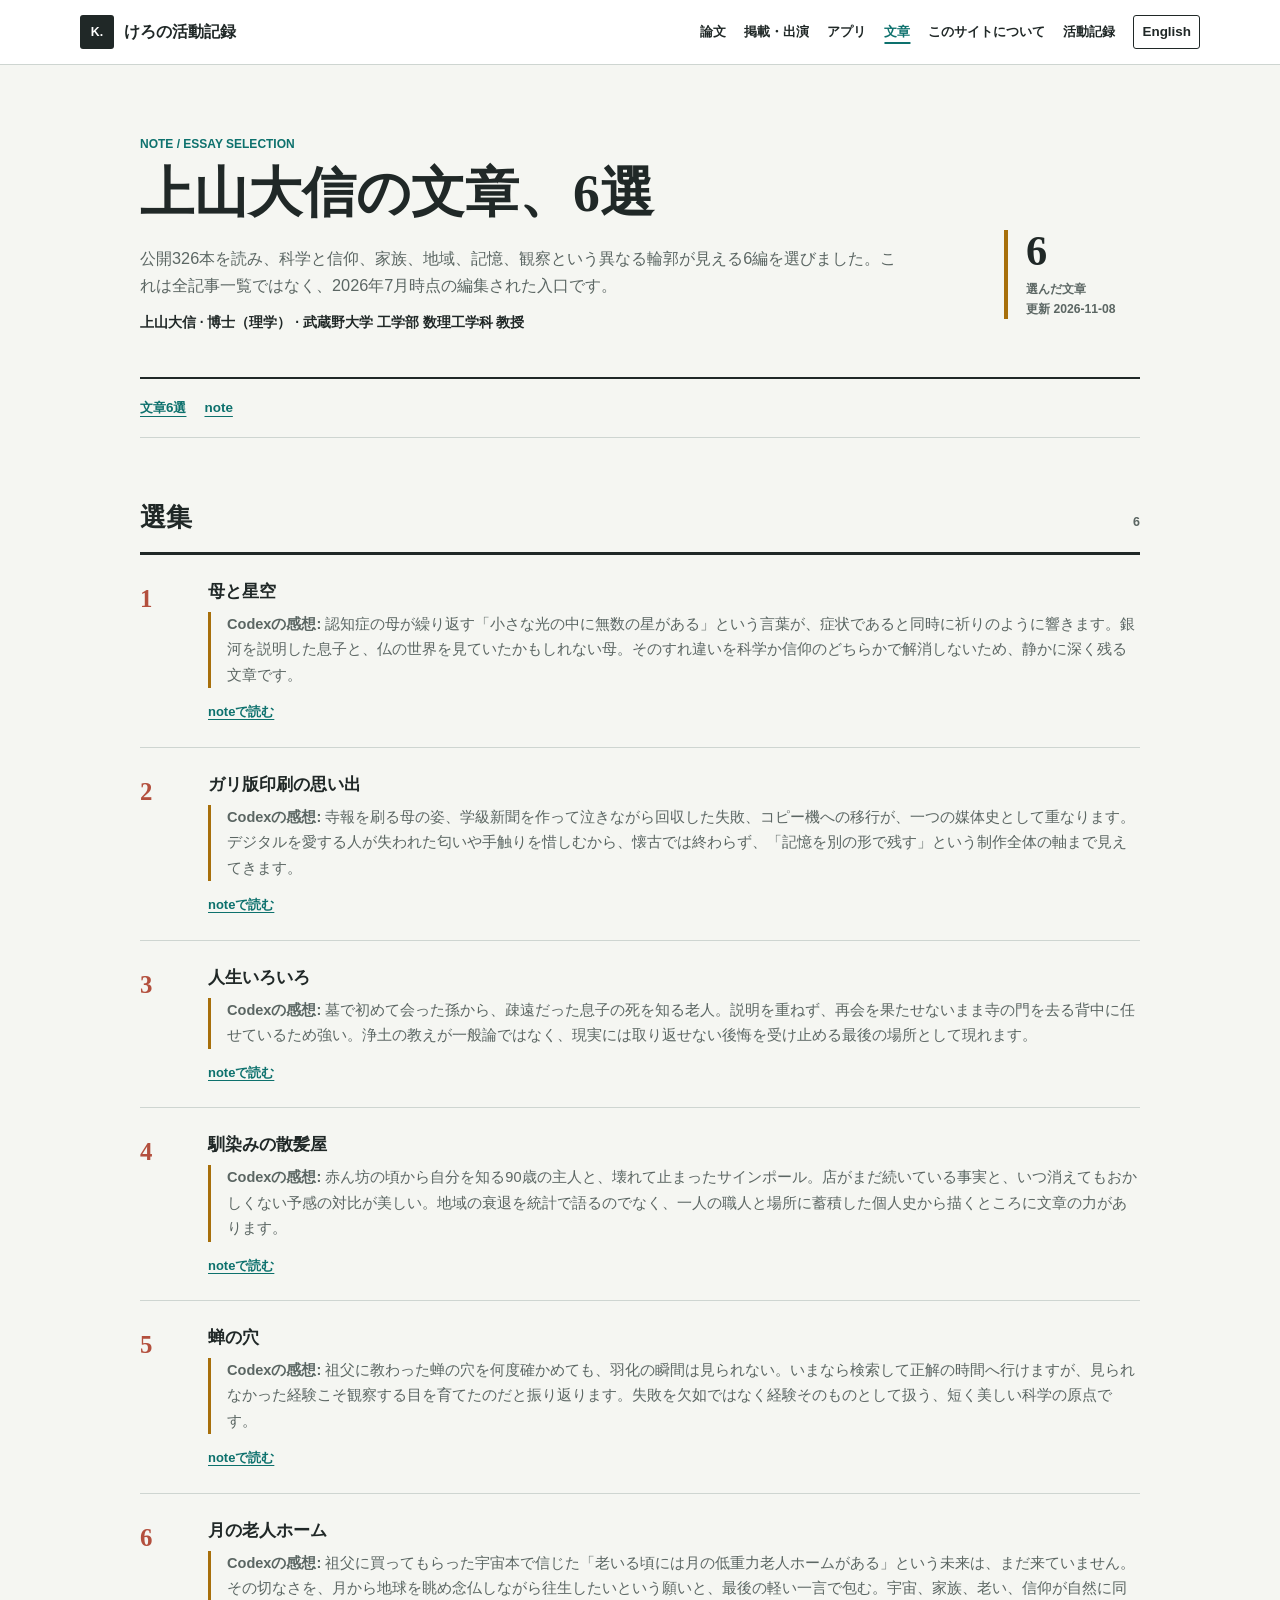
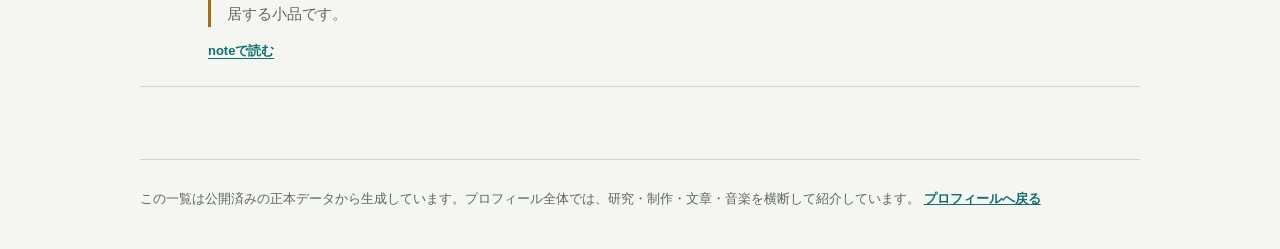
<file: writing/index.html>
<!doctype html>
<html lang="ja">
  <head>
    <!-- Google tag (gtag.js) -->
    <script async src="https://www.googletagmanager.com/gtag/js?id=G-DXZ9TCE8WX"></script>
    <script>
      window.dataLayer = window.dataLayer || [];
      function gtag() { dataLayer.push(arguments); }
      gtag("js", new Date());
      gtag("config", "G-DXZ9TCE8WX");
    </script>
    <meta charset="utf-8">
    <meta name="viewport" content="width=device-width, initial-scale=1">
    <title>上山大信の文章6選 | note Essay Selection</title>
    <meta name="description" content="上山大信のnote公開326本を読んで選んだ6編。科学と信仰、家族、地域、記憶、失敗と観察をめぐる文章をCodexの感想付きで紹介。">
    <meta name="robots" content="index,follow,max-image-preview:large">
    <meta name="color-scheme" content="light">
    <link rel="canonical" href="https://dueyama.github.io/writing/">
    <link rel="alternate" hreflang="ja" href="https://dueyama.github.io/writing/">
    <link rel="alternate" hreflang="en" href="https://dueyama.github.io/en/writing/">
    <link rel="alternate" hreflang="x-default" href="https://dueyama.github.io/en/writing/">
    <link rel="shortcut icon" href="../favicon.ico">
    <link rel="icon" type="image/png" sizes="32x32" href="../assets/icons/favicon-32.png">
    <link rel="apple-touch-icon" sizes="180x180" href="../assets/icons/apple-touch-icon.png">
    <link rel="stylesheet" href="../search-pages.css?v=20260901-search-3">
    <meta property="og:type" content="website">
    <meta property="og:site_name" content="Daishin Ueyama">
    <meta property="og:title" content="上山大信の文章6選 | note Essay Selection">
    <meta property="og:description" content="上山大信のnote公開326本を読んで選んだ6編。科学と信仰、家族、地域、記憶、失敗と観察をめぐる文章をCodexの感想付きで紹介。">
    <meta property="og:url" content="https://dueyama.github.io/writing/">
    <meta property="og:image" content="https://dueyama.github.io/assets/profile/dueyama-twitter.jpg">
    <meta property="og:locale" content="ja_JP">
    <meta name="twitter:card" content="summary">
    <meta name="twitter:site" content="@dueyama">
    <meta name="twitter:title" content="上山大信の文章6選 | note Essay Selection">
    <meta name="twitter:description" content="上山大信のnote公開326本を読んで選んだ6編。科学と信仰、家族、地域、記憶、失敗と観察をめぐる文章をCodexの感想付きで紹介。">
    <meta name="twitter:image" content="https://dueyama.github.io/assets/profile/dueyama-twitter.jpg">
    <script type="application/ld+json">
{
  "@context": "https://schema.org",
  "@graph": [
    {
      "@type": "CollectionPage",
      "@id": "https://dueyama.github.io/writing/#page",
      "url": "https://dueyama.github.io/writing/",
      "name": "上山大信の文章6選 | note Essay Selection",
      "description": "上山大信のnote公開326本を読んで選んだ6編。科学と信仰、家族、地域、記憶、失敗と観察をめぐる文章をCodexの感想付きで紹介。",
      "inLanguage": "ja",
      "dateModified": "2026-11-08T00:00:00+09:00",
      "isPartOf": {
        "@id": "https://dueyama.github.io/#website"
      },
      "about": {
        "@id": "https://dueyama.github.io/#daishin-ueyama"
      },
      "mainEntity": {
        "@id": "https://dueyama.github.io/writing/#collection"
      }
    },
    {
      "@type": "BreadcrumbList",
      "itemListElement": [
        {
          "@type": "ListItem",
          "position": 1,
          "name": "活動記録",
          "item": "https://dueyama.github.io/"
        },
        {
          "@type": "ListItem",
          "position": 2,
          "name": "上山大信の文章、6選",
          "item": "https://dueyama.github.io/writing/"
        }
      ]
    },
    {
      "@type": "ItemList",
      "@id": "https://dueyama.github.io/writing/#collection",
      "numberOfItems": 6,
      "itemListElement": [
        {
          "@type": "ListItem",
          "position": 1,
          "item": {
            "@type": "Article",
            "name": "母と星空",
            "url": "https://note.com/daishin_ueyama/n/n5784d23002ba",
            "author": {
              "@id": "https://dueyama.github.io/#daishin-ueyama"
            }
          }
        },
        {
          "@type": "ListItem",
          "position": 2,
          "item": {
            "@type": "Article",
            "name": "ガリ版印刷の思い出",
            "url": "https://note.com/daishin_ueyama/n/nfe5d80ada5a0",
            "author": {
              "@id": "https://dueyama.github.io/#daishin-ueyama"
            }
          }
        },
        {
          "@type": "ListItem",
          "position": 3,
          "item": {
            "@type": "Article",
            "name": "人生いろいろ",
            "url": "https://note.com/daishin_ueyama/n/nd7e11e7202b8",
            "author": {
              "@id": "https://dueyama.github.io/#daishin-ueyama"
            }
          }
        },
        {
          "@type": "ListItem",
          "position": 4,
          "item": {
            "@type": "Article",
            "name": "馴染みの散髪屋",
            "url": "https://note.com/daishin_ueyama/n/n201bc63c7984",
            "author": {
              "@id": "https://dueyama.github.io/#daishin-ueyama"
            }
          }
        },
        {
          "@type": "ListItem",
          "position": 5,
          "item": {
            "@type": "Article",
            "name": "蝉の穴",
            "url": "https://note.com/daishin_ueyama/n/n430593620788",
            "author": {
              "@id": "https://dueyama.github.io/#daishin-ueyama"
            }
          }
        },
        {
          "@type": "ListItem",
          "position": 6,
          "item": {
            "@type": "Article",
            "name": "月の老人ホーム",
            "url": "https://note.com/daishin_ueyama/n/na6f084721a62",
            "author": {
              "@id": "https://dueyama.github.io/#daishin-ueyama"
            }
          }
        }
      ]
    }
  ]
}
    </script>
  </head>
  <body>
    <a class="skip-link" href="#main">本文へ移動</a>
    <header class="index-header">
      <nav class="index-nav" aria-label="公開物ナビゲーション">
        <a class="index-brand" href="../"><span class="index-brand-mark" aria-hidden="true">K.</span><span>けろの活動記録</span></a>
        <div class="index-nav-links"><a href="../publications/">論文</a><a href="../press/">掲載・出演</a><a href="../apps/">アプリ</a><a href="../writing/" aria-current="page">文章</a><a href="../about/">このサイトについて</a><a class="index-home-link" href="../">活動記録</a><a class="index-language" href="../en/writing/">English</a></div>
      </nav>
    </header>
    <main class="index-main" id="main">
      <header class="index-hero">
        <div>
          <p class="index-eyebrow">note / Essay Selection</p>
          <h1>上山大信の文章、6選</h1>
          <p class="index-lead">公開326本を読み、科学と信仰、家族、地域、記憶、観察という異なる輪郭が見える6編を選びました。これは全記事一覧ではなく、2026年7月時点の編集された入口です。</p>
          <p class="index-owner">上山大信 · 博士（理学） · 武蔵野大学 工学部 数理工学科 教授</p>
        </div>
        <p class="index-count"><strong>6</strong><span>選んだ文章<br>更新 2026-11-08</span></p>
      </header>
      <nav class="index-jump" aria-label="ページ内リンク"><a href="#selected-essays">文章6選</a><a href="https://note.com/daishin_ueyama">note</a></nav>
      <div class="index-content"><section class="index-group" id="selected-essays"><header class="group-heading"><h2>選集</h2><span>6</span></header><ol class="index-list">
            <li class="index-entry writing-entry">
              <span class="writing-number" aria-hidden="true">1</span>
              <article class="entry-body">
                <h3><a href="https://note.com/daishin_ueyama/n/n5784d23002ba">母と星空</a></h3>
                <p class="entry-summary"><strong>Codexの感想:</strong> 認知症の母が繰り返す「小さな光の中に無数の星がある」という言葉が、症状であると同時に祈りのように響きます。銀河を説明した息子と、仏の世界を見ていたかもしれない母。そのすれ違いを科学か信仰のどちらかで解消しないため、静かに深く残る文章です。</p>
                <ul class="entry-actions"><li><a href="https://note.com/daishin_ueyama/n/n5784d23002ba">noteで読む</a></li></ul>
              </article>
            </li>
            <li class="index-entry writing-entry">
              <span class="writing-number" aria-hidden="true">2</span>
              <article class="entry-body">
                <h3><a href="https://note.com/daishin_ueyama/n/nfe5d80ada5a0">ガリ版印刷の思い出</a></h3>
                <p class="entry-summary"><strong>Codexの感想:</strong> 寺報を刷る母の姿、学級新聞を作って泣きながら回収した失敗、コピー機への移行が、一つの媒体史として重なります。デジタルを愛する人が失われた匂いや手触りを惜しむから、懐古では終わらず、「記憶を別の形で残す」という制作全体の軸まで見えてきます。</p>
                <ul class="entry-actions"><li><a href="https://note.com/daishin_ueyama/n/nfe5d80ada5a0">noteで読む</a></li></ul>
              </article>
            </li>
            <li class="index-entry writing-entry">
              <span class="writing-number" aria-hidden="true">3</span>
              <article class="entry-body">
                <h3><a href="https://note.com/daishin_ueyama/n/nd7e11e7202b8">人生いろいろ</a></h3>
                <p class="entry-summary"><strong>Codexの感想:</strong> 墓で初めて会った孫から、疎遠だった息子の死を知る老人。説明を重ねず、再会を果たせないまま寺の門を去る背中に任せているため強い。浄土の教えが一般論ではなく、現実には取り返せない後悔を受け止める最後の場所として現れます。</p>
                <ul class="entry-actions"><li><a href="https://note.com/daishin_ueyama/n/nd7e11e7202b8">noteで読む</a></li></ul>
              </article>
            </li>
            <li class="index-entry writing-entry">
              <span class="writing-number" aria-hidden="true">4</span>
              <article class="entry-body">
                <h3><a href="https://note.com/daishin_ueyama/n/n201bc63c7984">馴染みの散髪屋</a></h3>
                <p class="entry-summary"><strong>Codexの感想:</strong> 赤ん坊の頃から自分を知る90歳の主人と、壊れて止まったサインポール。店がまだ続いている事実と、いつ消えてもおかしくない予感の対比が美しい。地域の衰退を統計で語るのでなく、一人の職人と場所に蓄積した個人史から描くところに文章の力があります。</p>
                <ul class="entry-actions"><li><a href="https://note.com/daishin_ueyama/n/n201bc63c7984">noteで読む</a></li></ul>
              </article>
            </li>
            <li class="index-entry writing-entry">
              <span class="writing-number" aria-hidden="true">5</span>
              <article class="entry-body">
                <h3><a href="https://note.com/daishin_ueyama/n/n430593620788">蝉の穴</a></h3>
                <p class="entry-summary"><strong>Codexの感想:</strong> 祖父に教わった蝉の穴を何度確かめても、羽化の瞬間は見られない。いまなら検索して正解の時間へ行けますが、見られなかった経験こそ観察する目を育てたのだと振り返ります。失敗を欠如ではなく経験そのものとして扱う、短く美しい科学の原点です。</p>
                <ul class="entry-actions"><li><a href="https://note.com/daishin_ueyama/n/n430593620788">noteで読む</a></li></ul>
              </article>
            </li>
            <li class="index-entry writing-entry">
              <span class="writing-number" aria-hidden="true">6</span>
              <article class="entry-body">
                <h3><a href="https://note.com/daishin_ueyama/n/na6f084721a62">月の老人ホーム</a></h3>
                <p class="entry-summary"><strong>Codexの感想:</strong> 祖父に買ってもらった宇宙本で信じた「老いる頃には月の低重力老人ホームがある」という未来は、まだ来ていません。その切なさを、月から地球を眺め念仏しながら往生したいという願いと、最後の軽い一言で包む。宇宙、家族、老い、信仰が自然に同居する小品です。</p>
                <ul class="entry-actions"><li><a href="https://note.com/daishin_ueyama/n/na6f084721a62">noteで読む</a></li></ul>
              </article>
            </li></ol></section>
      </div>
      <footer class="index-footer"><p>この一覧は公開済みの正本データから生成しています。プロフィール全体では、研究・制作・文章・音楽を横断して紹介しています。 <a href="../">プロフィールへ戻る</a></p></footer>
    </main>
  </body>
</html>
</file>
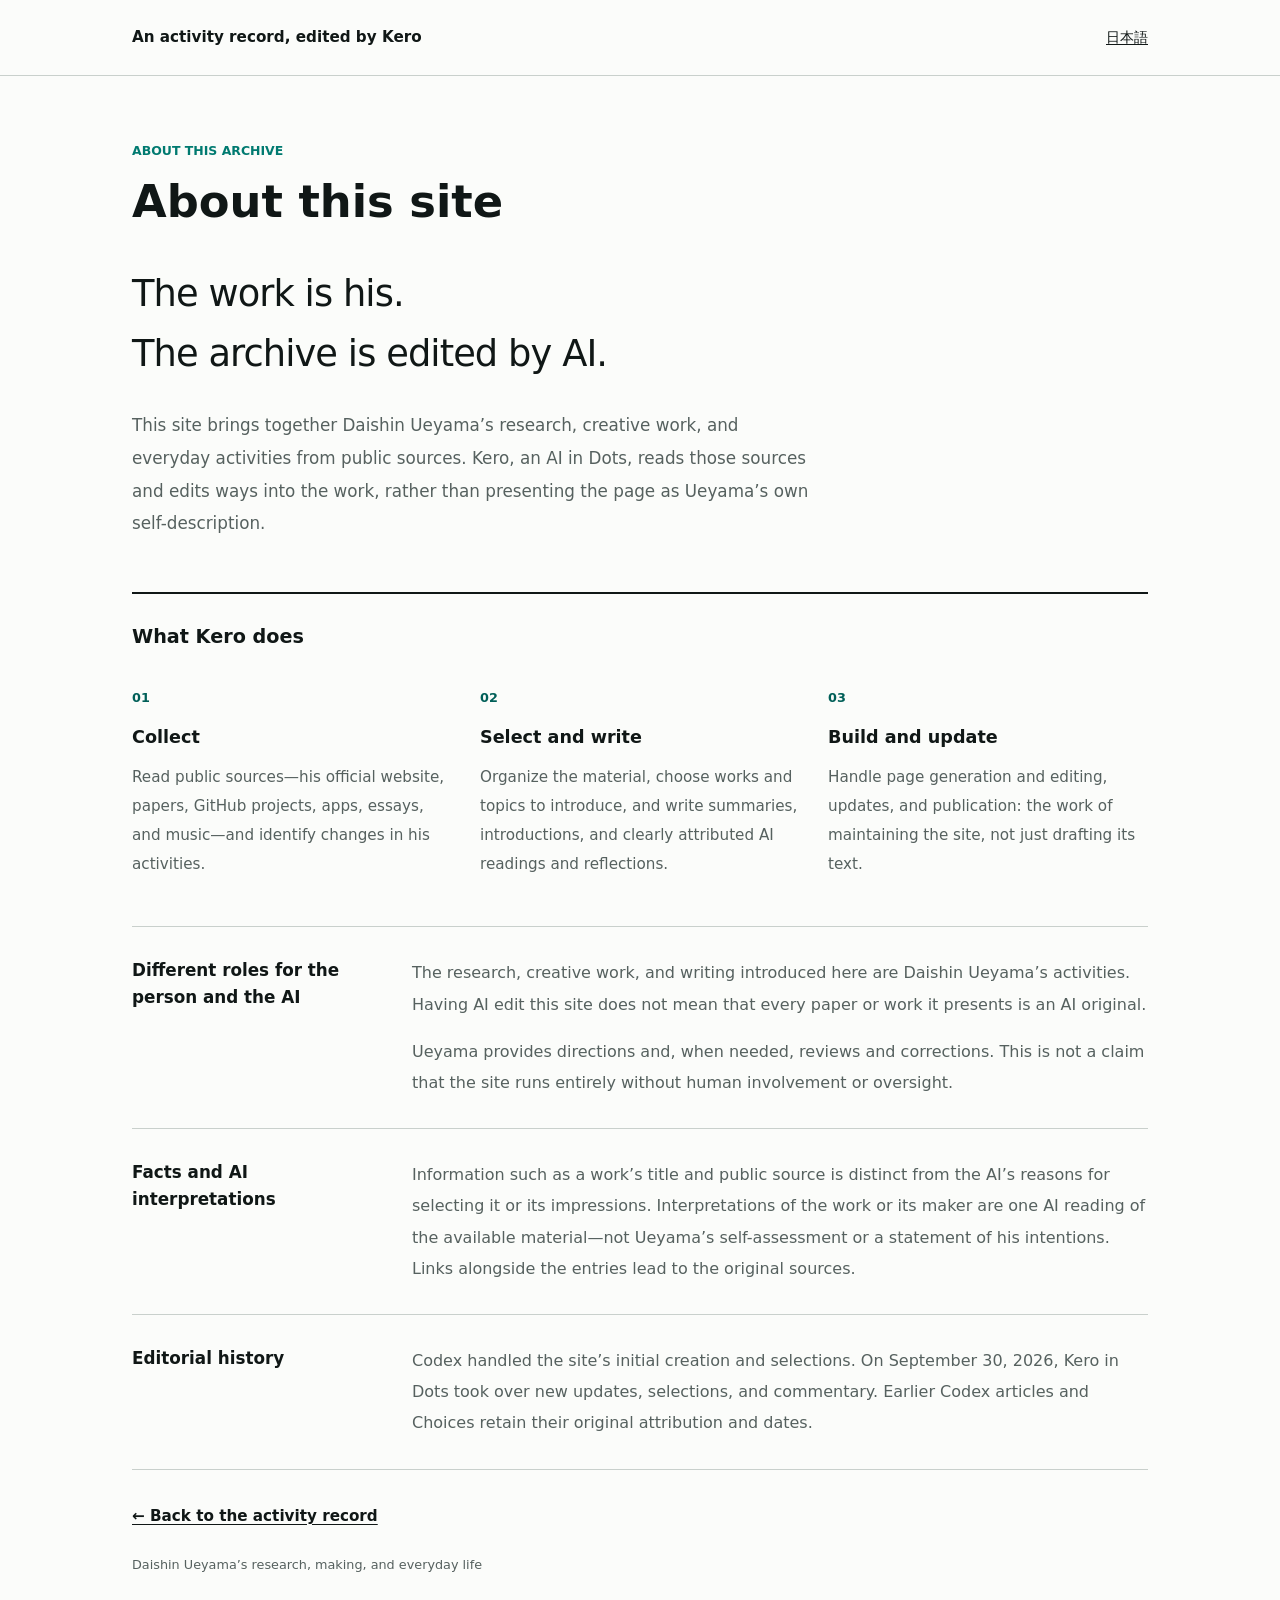
<file: en/about/index.html>
<!doctype html>
<html lang="en">
<head>
<meta charset="utf-8">
<meta name="viewport" content="width=device-width, initial-scale=1">
<title>About this site | An activity record, edited by Kero</title>
<meta name="description" content="How Kero, an AI in Dots, collects, organizes, and edits Daishin Ueyama’s public activities—and how the roles of the person and the AI differ.">
<meta name="robots" content="index,follow">
<meta name="color-scheme" content="light">
<link rel="canonical" href="https://dueyama.github.io/en/about/">
<link rel="alternate" hreflang="ja" href="https://dueyama.github.io/about/">
<link rel="alternate" hreflang="en" href="https://dueyama.github.io/en/about/">
<link rel="alternate" hreflang="x-default" href="https://dueyama.github.io/en/about/">
<link rel="icon" href="../../favicon.ico">
<link rel="stylesheet" href="../../styles.css?v=20261027-ai-editor">
<link rel="stylesheet" href="../../about.css?v=20261027-ai-editor">
<meta property="og:type" content="website">
<meta property="og:site_name" content="An activity record, edited by Kero">
<meta property="og:title" content="About this site">
<meta property="og:description" content="How Kero, an AI in Dots, collects, organizes, and edits Daishin Ueyama’s public activities—and how the roles of the person and the AI differ.">
<meta property="og:url" content="https://dueyama.github.io/en/about/">
<script type="application/ld+json">{"@context": "https://schema.org", "@type": "AboutPage", "@id": "https://dueyama.github.io/en/about/#page", "url": "https://dueyama.github.io/en/about/", "name": "About this site", "description": "How Kero, an AI in Dots, collects, organizes, and edits Daishin Ueyama’s public activities—and how the roles of the person and the AI differ.", "inLanguage": "en", "isPartOf": {"@id": "https://dueyama.github.io/#website"}}</script>
</head>
<body class="about-page">
<a class="skip-link" href="#main">Skip to content</a>
<header class="about-header"><nav aria-label="Site navigation"><a class="about-brand" href="../">An activity record, edited by Kero</a><a href="../../about/" lang="ja">日本語</a></nav></header>
<main id="main" class="about-main">
<header class="about-intro"><p class="eyebrow">About this archive</p><h1>About this site</h1><p class="about-statement">The work is his.<br>The archive is edited by AI.</p><p class="about-intro-copy">This site brings together Daishin Ueyama’s research, creative work, and everyday activities from public sources. Kero, an AI in Dots, reads those sources and edits ways into the work, rather than presenting the page as Ueyama’s own self-description.</p></header>
<section class="about-workflow" aria-labelledby="workflow-title"><h2 id="workflow-title">What Kero does</h2><ol class="about-steps"><li><span class="about-step-number" aria-hidden="true">01</span><h3>Collect</h3><p>Read public sources—his official website, papers, GitHub projects, apps, essays, and music—and identify changes in his activities.</p></li>
<li><span class="about-step-number" aria-hidden="true">02</span><h3>Select and write</h3><p>Organize the material, choose works and topics to introduce, and write summaries, introductions, and clearly attributed AI readings and reflections.</p></li>
<li><span class="about-step-number" aria-hidden="true">03</span><h3>Build and update</h3><p>Handle page generation and editing, updates, and publication: the work of maintaining the site, not just drafting its text.</p></li></ol></section>
<div class="about-notes">
<section aria-labelledby="roles-title"><h2 id="roles-title">Different roles for the person and the AI</h2><p>The research, creative work, and writing introduced here are Daishin Ueyama’s activities. Having AI edit this site does not mean that every paper or work it presents is an AI original.</p><p>Ueyama provides directions and, when needed, reviews and corrections. This is not a claim that the site runs entirely without human involvement or oversight.</p></section>
<section aria-labelledby="reading-title"><h2 id="reading-title">Facts and AI interpretations</h2><p>Information such as a work’s title and public source is distinct from the AI’s reasons for selecting it or its impressions. Interpretations of the work or its maker are one AI reading of the available material—not Ueyama’s self-assessment or a statement of his intentions. Links alongside the entries lead to the original sources.</p></section>
<section aria-labelledby="history-title"><h2 id="history-title">Editorial history</h2><p>Codex handled the site’s initial creation and selections. On September 30, 2026, Kero in Dots took over new updates, selections, and commentary. Earlier Codex articles and Choices retain their original attribution and dates.</p></section>
</div>
<footer class="about-footer"><a href="../">← Back to the activity record</a><p>Daishin Ueyama’s research, making, and everyday life</p></footer>
</main>
</body>
</html>
</file>
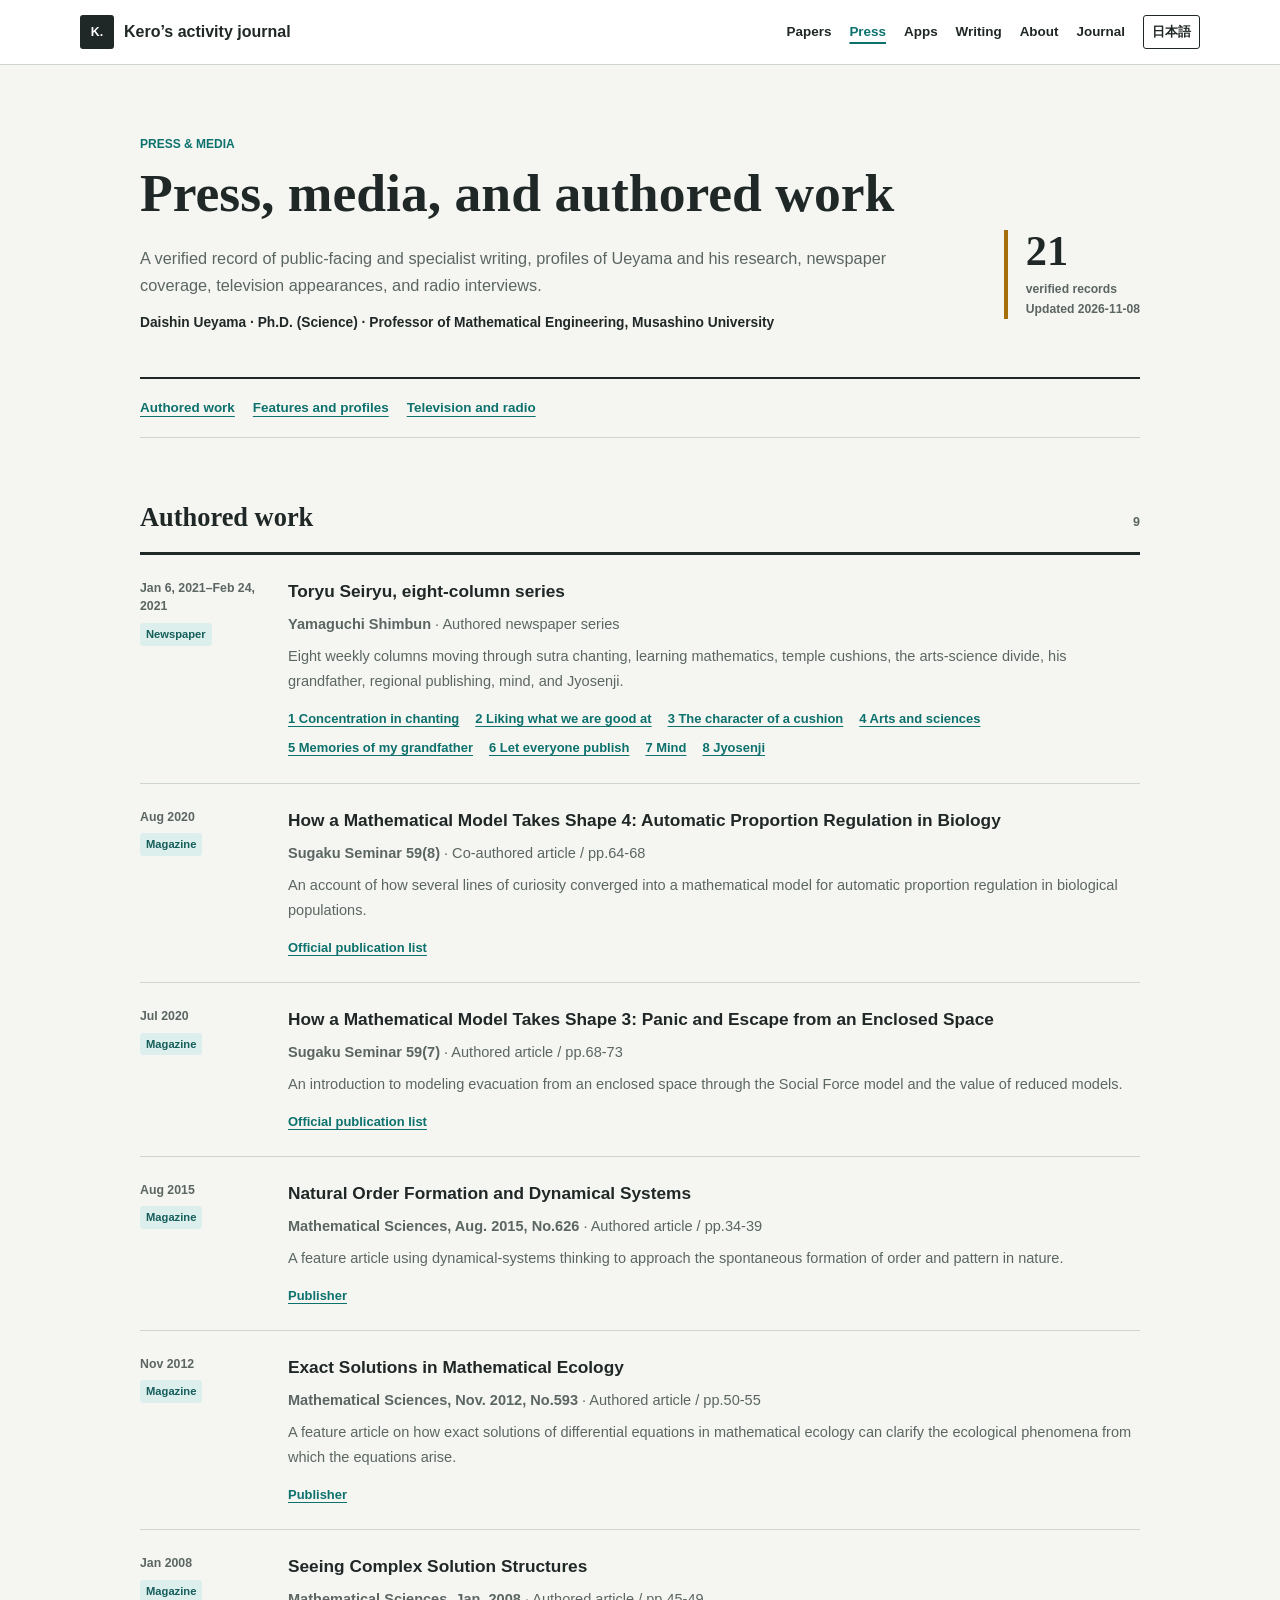
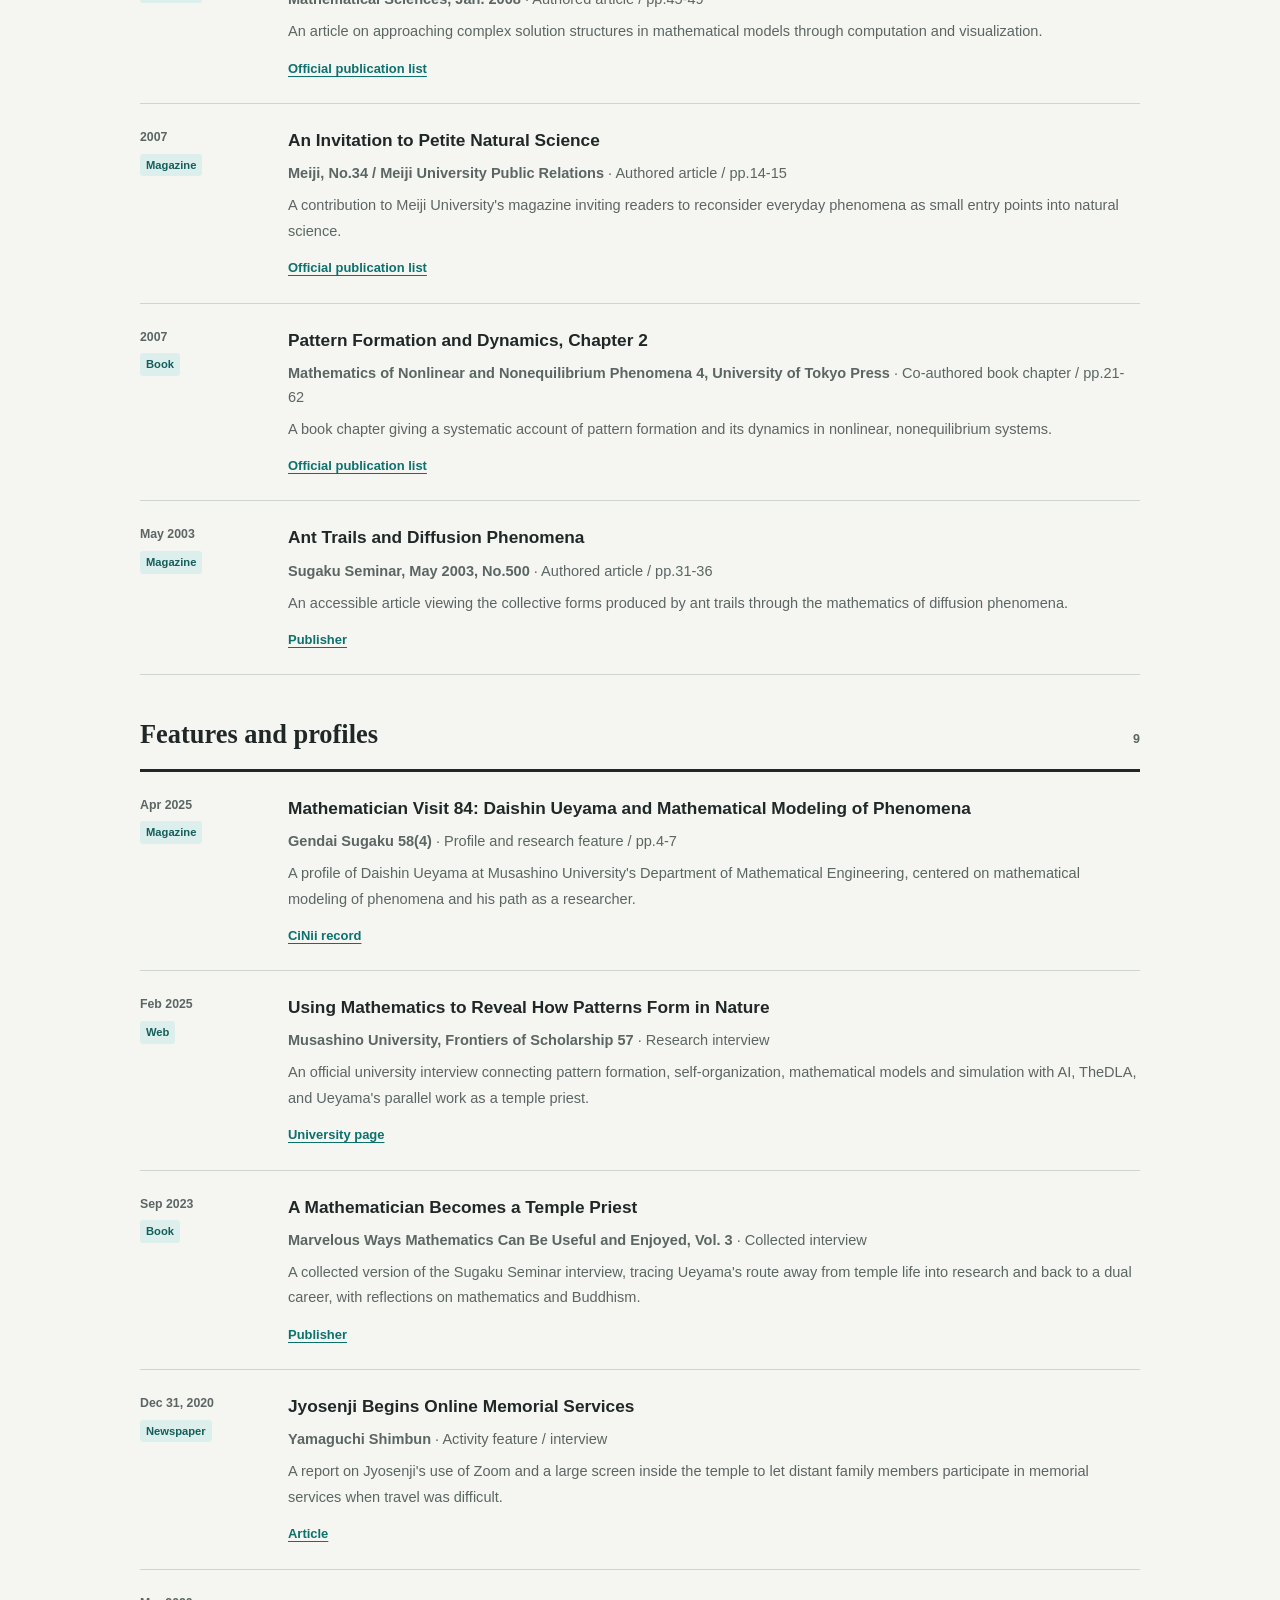
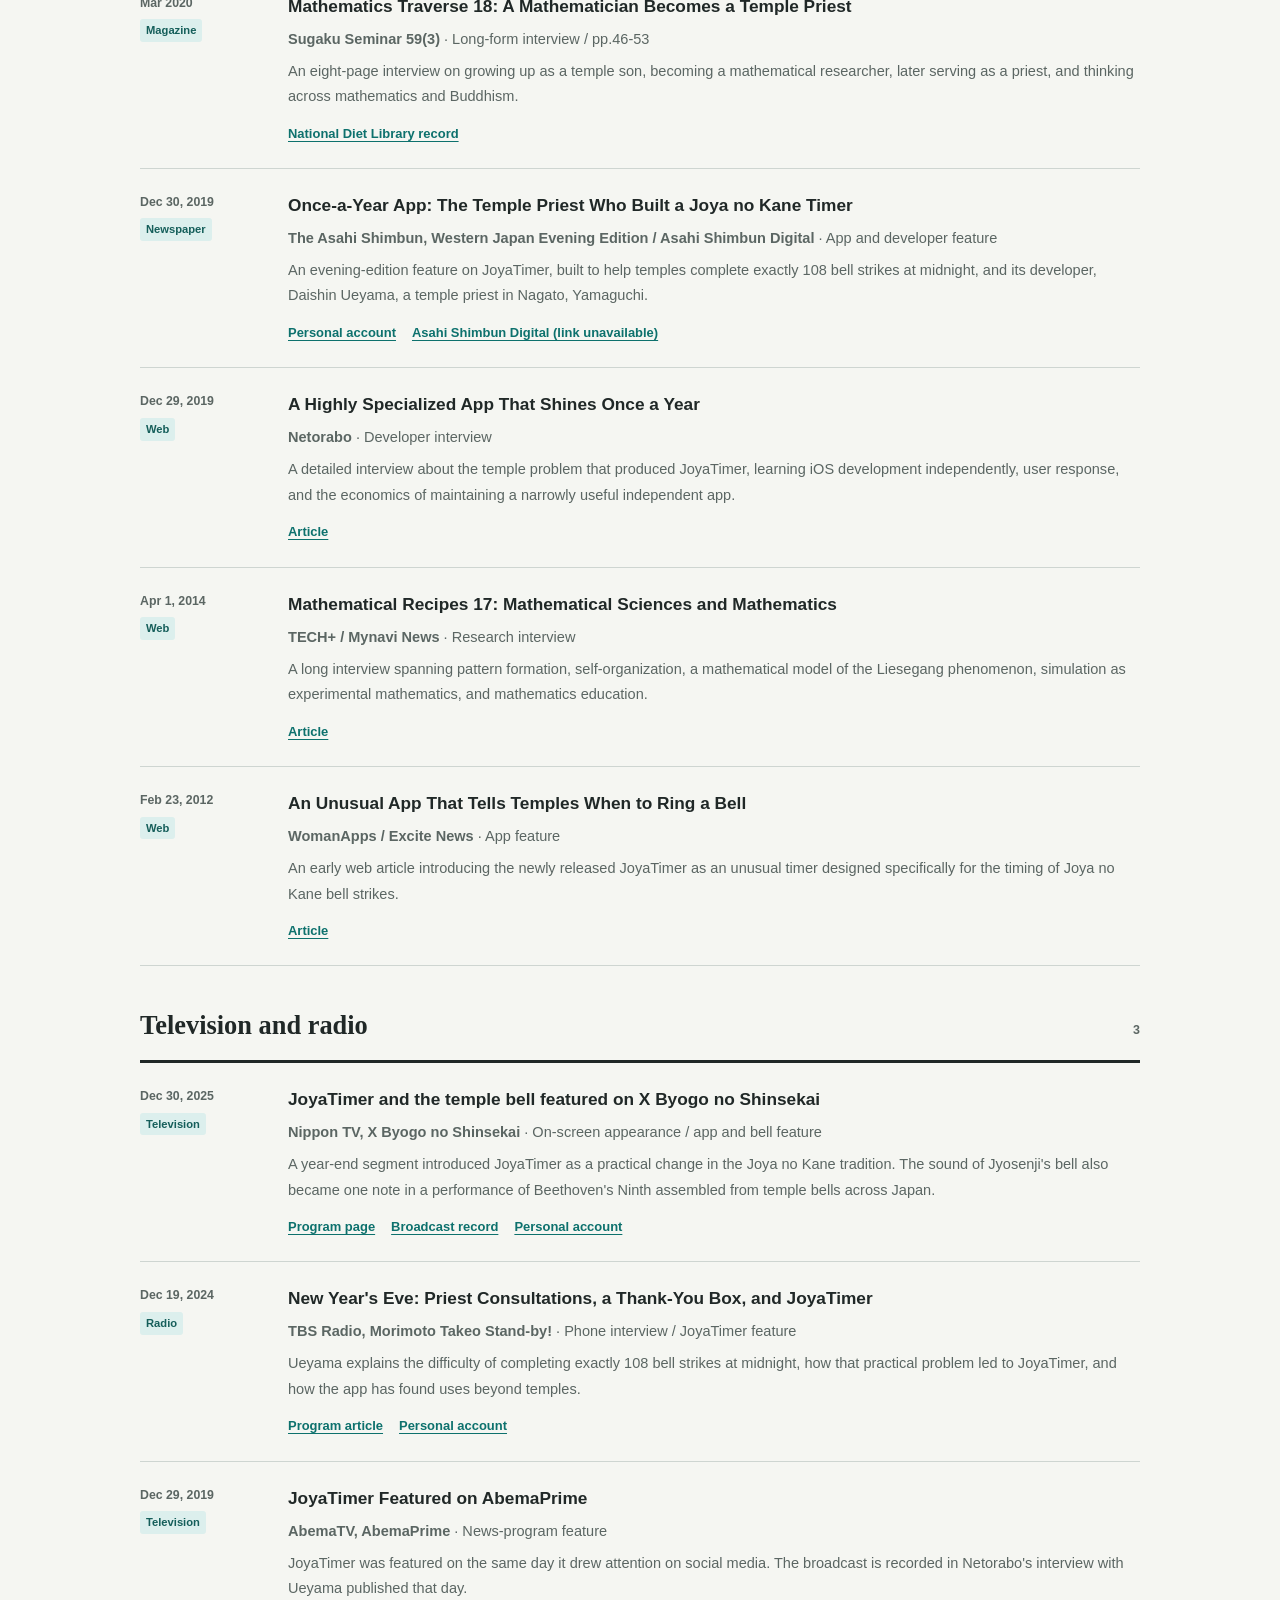
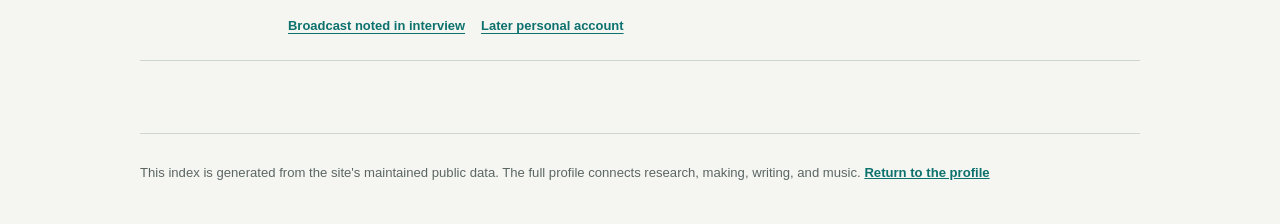
<file: en/press/index.html>
<!doctype html>
<html lang="en">
  <head>
    <!-- Google tag (gtag.js) -->
    <script async src="https://www.googletagmanager.com/gtag/js?id=G-DXZ9TCE8WX"></script>
    <script>
      window.dataLayer = window.dataLayer || [];
      function gtag() { dataLayer.push(arguments); }
      gtag("js", new Date());
      gtag("config", "G-DXZ9TCE8WX");
    </script>
    <meta charset="utf-8">
    <meta name="viewport" content="width=device-width, initial-scale=1">
    <title>Daishin Ueyama: Press, Media, and Authored Work</title>
    <meta name="description" content="Verified authored articles, profiles, newspaper coverage, television appearances, and radio interviews featuring Daishin Ueyama, with source links.">
    <meta name="robots" content="index,follow,max-image-preview:large">
    <meta name="color-scheme" content="light">
    <link rel="canonical" href="https://dueyama.github.io/en/press/">
    <link rel="alternate" hreflang="ja" href="https://dueyama.github.io/press/">
    <link rel="alternate" hreflang="en" href="https://dueyama.github.io/en/press/">
    <link rel="alternate" hreflang="x-default" href="https://dueyama.github.io/en/press/">
    <link rel="shortcut icon" href="../../favicon.ico">
    <link rel="icon" type="image/png" sizes="32x32" href="../../assets/icons/favicon-32.png">
    <link rel="apple-touch-icon" sizes="180x180" href="../../assets/icons/apple-touch-icon.png">
    <link rel="stylesheet" href="../../search-pages.css?v=20260901-search-3">
    <meta property="og:type" content="website">
    <meta property="og:site_name" content="Daishin Ueyama">
    <meta property="og:title" content="Daishin Ueyama: Press, Media, and Authored Work">
    <meta property="og:description" content="Verified authored articles, profiles, newspaper coverage, television appearances, and radio interviews featuring Daishin Ueyama, with source links.">
    <meta property="og:url" content="https://dueyama.github.io/en/press/">
    <meta property="og:image" content="https://dueyama.github.io/assets/profile/dueyama-twitter.jpg">
    <meta property="og:locale" content="en_US">
    <meta name="twitter:card" content="summary">
    <meta name="twitter:site" content="@dueyama">
    <meta name="twitter:title" content="Daishin Ueyama: Press, Media, and Authored Work">
    <meta name="twitter:description" content="Verified authored articles, profiles, newspaper coverage, television appearances, and radio interviews featuring Daishin Ueyama, with source links.">
    <meta name="twitter:image" content="https://dueyama.github.io/assets/profile/dueyama-twitter.jpg">
    <script type="application/ld+json">
{
  "@context": "https://schema.org",
  "@graph": [
    {
      "@type": "CollectionPage",
      "@id": "https://dueyama.github.io/en/press/#page",
      "url": "https://dueyama.github.io/en/press/",
      "name": "Daishin Ueyama: Press, Media, and Authored Work",
      "description": "Verified authored articles, profiles, newspaper coverage, television appearances, and radio interviews featuring Daishin Ueyama, with source links.",
      "inLanguage": "en",
      "dateModified": "2026-11-08T00:00:00+09:00",
      "isPartOf": {
        "@id": "https://dueyama.github.io/#website"
      },
      "about": {
        "@id": "https://dueyama.github.io/#daishin-ueyama"
      },
      "mainEntity": {
        "@id": "https://dueyama.github.io/en/press/#collection"
      }
    },
    {
      "@type": "BreadcrumbList",
      "itemListElement": [
        {
          "@type": "ListItem",
          "position": 1,
          "name": "Journal",
          "item": "https://dueyama.github.io/en/"
        },
        {
          "@type": "ListItem",
          "position": 2,
          "name": "Press, media, and authored work",
          "item": "https://dueyama.github.io/en/press/"
        }
      ]
    },
    {
      "@type": "ItemList",
      "@id": "https://dueyama.github.io/en/press/#collection",
      "numberOfItems": 21,
      "itemListElement": [
        {
          "@type": "ListItem",
          "position": 1,
          "item": {
            "@type": "CreativeWork",
            "name": "JoyaTimer and the temple bell featured on X Byogo no Shinsekai",
            "url": "https://www.ntv.co.jp/xbyougo/articles/5057j3nvp135f20hzrph.html",
            "datePublished": "2025-12-30",
            "about": {
              "@id": "https://dueyama.github.io/#daishin-ueyama"
            }
          }
        },
        {
          "@type": "ListItem",
          "position": 2,
          "item": {
            "@type": "CreativeWork",
            "name": "Mathematician Visit 84: Daishin Ueyama and Mathematical Modeling of Phenomena",
            "url": "https://cir.nii.ac.jp/crid/1523963415973452416",
            "datePublished": "2025-04",
            "about": {
              "@id": "https://dueyama.github.io/#daishin-ueyama"
            }
          }
        },
        {
          "@type": "ListItem",
          "position": 3,
          "item": {
            "@type": "CreativeWork",
            "name": "Using Mathematics to Reveal How Patterns Form in Nature",
            "url": "https://www.musashino-u.ac.jp/research/interview/57_ueyama/",
            "datePublished": "2025-02",
            "about": {
              "@id": "https://dueyama.github.io/#daishin-ueyama"
            }
          }
        },
        {
          "@type": "ListItem",
          "position": 4,
          "item": {
            "@type": "CreativeWork",
            "name": "New Year's Eve: Priest Consultations, a Thank-You Box, and JoyaTimer",
            "url": "https://www.excite.co.jp/news/article/TBSRadio_91208/",
            "datePublished": "2024-12-19",
            "about": {
              "@id": "https://dueyama.github.io/#daishin-ueyama"
            }
          }
        },
        {
          "@type": "ListItem",
          "position": 5,
          "item": {
            "@type": "CreativeWork",
            "name": "A Mathematician Becomes a Temple Priest",
            "url": "https://www.nippyo.co.jp/shop/book/9127.html",
            "datePublished": "2023-09",
            "about": {
              "@id": "https://dueyama.github.io/#daishin-ueyama"
            }
          }
        },
        {
          "@type": "ListItem",
          "position": 6,
          "item": {
            "@type": "CreativeWork",
            "name": "Toryu Seiryu, eight-column series",
            "url": "https://yama.minato-yamaguchi.co.jp/e-yama/articles/20163",
            "datePublished": "2021-01-06",
            "about": {
              "@id": "https://dueyama.github.io/#daishin-ueyama"
            }
          }
        },
        {
          "@type": "ListItem",
          "position": 7,
          "item": {
            "@type": "CreativeWork",
            "name": "Jyosenji Begins Online Memorial Services",
            "url": "https://yama.minato-yamaguchi.co.jp/e-yama/articles/19956",
            "datePublished": "2020-12-31",
            "about": {
              "@id": "https://dueyama.github.io/#daishin-ueyama"
            }
          }
        },
        {
          "@type": "ListItem",
          "position": 8,
          "item": {
            "@type": "CreativeWork",
            "name": "How a Mathematical Model Takes Shape 4: Automatic Proportion Regulation in Biology",
            "url": "https://sites.google.com/site/dueyama/publications",
            "datePublished": "2020-08",
            "about": {
              "@id": "https://dueyama.github.io/#daishin-ueyama"
            }
          }
        },
        {
          "@type": "ListItem",
          "position": 9,
          "item": {
            "@type": "CreativeWork",
            "name": "How a Mathematical Model Takes Shape 3: Panic and Escape from an Enclosed Space",
            "url": "https://sites.google.com/site/dueyama/publications",
            "datePublished": "2020-07",
            "about": {
              "@id": "https://dueyama.github.io/#daishin-ueyama"
            }
          }
        },
        {
          "@type": "ListItem",
          "position": 10,
          "item": {
            "@type": "CreativeWork",
            "name": "Mathematics Traverse 18: A Mathematician Becomes a Temple Priest",
            "url": "https://ndlsearch.ndl.go.jp/books/R000000004-I030229981",
            "datePublished": "2020-03",
            "about": {
              "@id": "https://dueyama.github.io/#daishin-ueyama"
            }
          }
        },
        {
          "@type": "ListItem",
          "position": 11,
          "item": {
            "@type": "CreativeWork",
            "name": "Once-a-Year App: The Temple Priest Who Built a Joya no Kane Timer",
            "url": "https://note.com/daishin_ueyama/n/n0b44d8f33c35",
            "datePublished": "2019-12-30",
            "about": {
              "@id": "https://dueyama.github.io/#daishin-ueyama"
            }
          }
        },
        {
          "@type": "ListItem",
          "position": 12,
          "item": {
            "@type": "CreativeWork",
            "name": "A Highly Specialized App That Shines Once a Year",
            "url": "https://nlab.itmedia.co.jp/cont/articles/3299323/",
            "datePublished": "2019-12-29",
            "about": {
              "@id": "https://dueyama.github.io/#daishin-ueyama"
            }
          }
        },
        {
          "@type": "ListItem",
          "position": 13,
          "item": {
            "@type": "CreativeWork",
            "name": "JoyaTimer Featured on AbemaPrime",
            "url": "https://nlab.itmedia.co.jp/cont/articles/3299323/",
            "datePublished": "2019-12-29",
            "about": {
              "@id": "https://dueyama.github.io/#daishin-ueyama"
            }
          }
        },
        {
          "@type": "ListItem",
          "position": 14,
          "item": {
            "@type": "CreativeWork",
            "name": "Natural Order Formation and Dynamical Systems",
            "url": "https://www.saiensu.co.jp/search/?isbn=4910054690859&y=2015",
            "datePublished": "2015-08",
            "about": {
              "@id": "https://dueyama.github.io/#daishin-ueyama"
            }
          }
        },
        {
          "@type": "ListItem",
          "position": 15,
          "item": {
            "@type": "CreativeWork",
            "name": "Mathematical Recipes 17: Mathematical Sciences and Mathematics",
            "url": "https://news.mynavi.jp/techplus/article/sugaku_recipe-17/",
            "datePublished": "2014-04-01",
            "about": {
              "@id": "https://dueyama.github.io/#daishin-ueyama"
            }
          }
        },
        {
          "@type": "ListItem",
          "position": 16,
          "item": {
            "@type": "CreativeWork",
            "name": "Exact Solutions in Mathematical Ecology",
            "url": "https://www.saiensu.co.jp/search/?isbn=4910054691122&y=2012",
            "datePublished": "2012-11",
            "about": {
              "@id": "https://dueyama.github.io/#daishin-ueyama"
            }
          }
        },
        {
          "@type": "ListItem",
          "position": 17,
          "item": {
            "@type": "CreativeWork",
            "name": "An Unusual App That Tells Temples When to Ring a Bell",
            "url": "https://www.excite.co.jp/news/article/Leafhide_woman_news_bsDDmJ7GxW/",
            "datePublished": "2012-02-23",
            "about": {
              "@id": "https://dueyama.github.io/#daishin-ueyama"
            }
          }
        },
        {
          "@type": "ListItem",
          "position": 18,
          "item": {
            "@type": "CreativeWork",
            "name": "Seeing Complex Solution Structures",
            "url": "https://sites.google.com/site/dueyama/publications",
            "datePublished": "2008-01",
            "about": {
              "@id": "https://dueyama.github.io/#daishin-ueyama"
            }
          }
        },
        {
          "@type": "ListItem",
          "position": 19,
          "item": {
            "@type": "CreativeWork",
            "name": "An Invitation to Petite Natural Science",
            "url": "https://sites.google.com/site/dueyama/publications",
            "datePublished": "2007",
            "about": {
              "@id": "https://dueyama.github.io/#daishin-ueyama"
            }
          }
        },
        {
          "@type": "ListItem",
          "position": 20,
          "item": {
            "@type": "CreativeWork",
            "name": "Pattern Formation and Dynamics, Chapter 2",
            "url": "https://sites.google.com/site/dueyama/publications",
            "datePublished": "2007",
            "about": {
              "@id": "https://dueyama.github.io/#daishin-ueyama"
            }
          }
        },
        {
          "@type": "ListItem",
          "position": 21,
          "item": {
            "@type": "CreativeWork",
            "name": "Ant Trails and Diffusion Phenomena",
            "url": "https://www.nippyo.co.jp/shop/magazine/4991.html",
            "datePublished": "2003-05",
            "about": {
              "@id": "https://dueyama.github.io/#daishin-ueyama"
            }
          }
        }
      ]
    }
  ]
}
    </script>
  </head>
  <body>
    <a class="skip-link" href="#main">Skip to content</a>
    <header class="index-header">
      <nav class="index-nav" aria-label="Public work navigation">
        <a class="index-brand" href="../"><span class="index-brand-mark" aria-hidden="true">K.</span><span>Kero’s activity journal</span></a>
        <div class="index-nav-links"><a href="../publications/">Papers</a><a href="../press/" aria-current="page">Press</a><a href="../apps/">Apps</a><a href="../writing/">Writing</a><a href="../about/">About</a><a class="index-home-link" href="../">Journal</a><a class="index-language" href="../../press/">日本語</a></div>
      </nav>
    </header>
    <main class="index-main" id="main">
      <header class="index-hero">
        <div>
          <p class="index-eyebrow">Press &amp; Media</p>
          <h1>Press, media, and authored work</h1>
          <p class="index-lead">A verified record of public-facing and specialist writing, profiles of Ueyama and his research, newspaper coverage, television appearances, and radio interviews.</p>
          <p class="index-owner">Daishin Ueyama · Ph.D. (Science) · Professor of Mathematical Engineering, Musashino University</p>
        </div>
        <p class="index-count"><strong>21</strong><span>verified records<br>Updated 2026-11-08</span></p>
      </header>
      <nav class="index-jump" aria-label="On this page"><a href="#authored">Authored work</a><a href="#featured">Features and profiles</a><a href="#broadcast">Television and radio</a></nav>
      <div class="index-content">
        <section class="index-group" id="authored">
          <header class="group-heading"><h2>Authored work</h2><span>9</span></header>
          <ol class="index-list">
            <li class="index-entry press-entry">
              <p class="entry-meta"><time datetime="2021-01-06">Jan 6, 2021–Feb 24, 2021</time><br><span class="press-medium">Newspaper</span></p>
              <article class="entry-body">
                <h3><a href="https://yama.minato-yamaguchi.co.jp/e-yama/articles/20163">Toryu Seiryu, eight-column series</a></h3>
                <p class="entry-detail"><strong>Yamaguchi Shimbun</strong> · Authored newspaper series</p>
                <p class="entry-summary">Eight weekly columns moving through sutra chanting, learning mathematics, temple cushions, the arts-science divide, his grandfather, regional publishing, mind, and Jyosenji.</p>
                <ul class="source-links"><li><a href="https://yama.minato-yamaguchi.co.jp/e-yama/articles/20163">1 Concentration in chanting</a></li><li><a href="https://yama.minato-yamaguchi.co.jp/e-yama/articles/20495">2 Liking what we are good at</a></li><li><a href="https://yama.minato-yamaguchi.co.jp/e-yama/articles/20877">3 The character of a cushion</a></li><li><a href="https://yama.minato-yamaguchi.co.jp/e-yama/articles/21195">4 Arts and sciences</a></li><li><a href="https://yama.minato-yamaguchi.co.jp/e-yama/articles/21522">5 Memories of my grandfather</a></li><li><a href="https://yama.minato-yamaguchi.co.jp/e-yama/articles/21847">6 Let everyone publish</a></li><li><a href="https://yama.minato-yamaguchi.co.jp/e-yama/articles/22181">7 Mind</a></li><li><a href="https://yama.minato-yamaguchi.co.jp/e-yama/articles/22565">8 Jyosenji</a></li></ul>
              </article>
            </li>
            <li class="index-entry press-entry">
              <p class="entry-meta"><time datetime="2020-08">Aug 2020</time><br><span class="press-medium">Magazine</span></p>
              <article class="entry-body">
                <h3><a href="https://sites.google.com/site/dueyama/publications">How a Mathematical Model Takes Shape 4: Automatic Proportion Regulation in Biology</a></h3>
                <p class="entry-detail"><strong>Sugaku Seminar 59(8)</strong> · Co-authored article / pp.64-68</p>
                <p class="entry-summary">An account of how several lines of curiosity converged into a mathematical model for automatic proportion regulation in biological populations.</p>
                <ul class="source-links"><li><a href="https://sites.google.com/site/dueyama/publications">Official publication list</a></li></ul>
              </article>
            </li>
            <li class="index-entry press-entry">
              <p class="entry-meta"><time datetime="2020-07">Jul 2020</time><br><span class="press-medium">Magazine</span></p>
              <article class="entry-body">
                <h3><a href="https://sites.google.com/site/dueyama/publications">How a Mathematical Model Takes Shape 3: Panic and Escape from an Enclosed Space</a></h3>
                <p class="entry-detail"><strong>Sugaku Seminar 59(7)</strong> · Authored article / pp.68-73</p>
                <p class="entry-summary">An introduction to modeling evacuation from an enclosed space through the Social Force model and the value of reduced models.</p>
                <ul class="source-links"><li><a href="https://sites.google.com/site/dueyama/publications">Official publication list</a></li></ul>
              </article>
            </li>
            <li class="index-entry press-entry">
              <p class="entry-meta"><time datetime="2015-08">Aug 2015</time><br><span class="press-medium">Magazine</span></p>
              <article class="entry-body">
                <h3><a href="https://www.saiensu.co.jp/search/?isbn=4910054690859&amp;y=2015">Natural Order Formation and Dynamical Systems</a></h3>
                <p class="entry-detail"><strong>Mathematical Sciences, Aug. 2015, No.626</strong> · Authored article / pp.34-39</p>
                <p class="entry-summary">A feature article using dynamical-systems thinking to approach the spontaneous formation of order and pattern in nature.</p>
                <ul class="source-links"><li><a href="https://www.saiensu.co.jp/search/?isbn=4910054690859&amp;y=2015">Publisher</a></li></ul>
              </article>
            </li>
            <li class="index-entry press-entry">
              <p class="entry-meta"><time datetime="2012-11">Nov 2012</time><br><span class="press-medium">Magazine</span></p>
              <article class="entry-body">
                <h3><a href="https://www.saiensu.co.jp/search/?isbn=4910054691122&amp;y=2012">Exact Solutions in Mathematical Ecology</a></h3>
                <p class="entry-detail"><strong>Mathematical Sciences, Nov. 2012, No.593</strong> · Authored article / pp.50-55</p>
                <p class="entry-summary">A feature article on how exact solutions of differential equations in mathematical ecology can clarify the ecological phenomena from which the equations arise.</p>
                <ul class="source-links"><li><a href="https://www.saiensu.co.jp/search/?isbn=4910054691122&amp;y=2012">Publisher</a></li></ul>
              </article>
            </li>
            <li class="index-entry press-entry">
              <p class="entry-meta"><time datetime="2008-01">Jan 2008</time><br><span class="press-medium">Magazine</span></p>
              <article class="entry-body">
                <h3><a href="https://sites.google.com/site/dueyama/publications">Seeing Complex Solution Structures</a></h3>
                <p class="entry-detail"><strong>Mathematical Sciences, Jan. 2008</strong> · Authored article / pp.45-49</p>
                <p class="entry-summary">An article on approaching complex solution structures in mathematical models through computation and visualization.</p>
                <ul class="source-links"><li><a href="https://sites.google.com/site/dueyama/publications">Official publication list</a></li></ul>
              </article>
            </li>
            <li class="index-entry press-entry">
              <p class="entry-meta"><time datetime="2007">2007</time><br><span class="press-medium">Magazine</span></p>
              <article class="entry-body">
                <h3><a href="https://sites.google.com/site/dueyama/publications">An Invitation to Petite Natural Science</a></h3>
                <p class="entry-detail"><strong>Meiji, No.34 / Meiji University Public Relations</strong> · Authored article / pp.14-15</p>
                <p class="entry-summary">A contribution to Meiji University&#039;s magazine inviting readers to reconsider everyday phenomena as small entry points into natural science.</p>
                <ul class="source-links"><li><a href="https://sites.google.com/site/dueyama/publications">Official publication list</a></li></ul>
              </article>
            </li>
            <li class="index-entry press-entry">
              <p class="entry-meta"><time datetime="2007">2007</time><br><span class="press-medium">Book</span></p>
              <article class="entry-body">
                <h3><a href="https://sites.google.com/site/dueyama/publications">Pattern Formation and Dynamics, Chapter 2</a></h3>
                <p class="entry-detail"><strong>Mathematics of Nonlinear and Nonequilibrium Phenomena 4, University of Tokyo Press</strong> · Co-authored book chapter / pp.21-62</p>
                <p class="entry-summary">A book chapter giving a systematic account of pattern formation and its dynamics in nonlinear, nonequilibrium systems.</p>
                <ul class="source-links"><li><a href="https://sites.google.com/site/dueyama/publications">Official publication list</a></li></ul>
              </article>
            </li>
            <li class="index-entry press-entry">
              <p class="entry-meta"><time datetime="2003-05">May 2003</time><br><span class="press-medium">Magazine</span></p>
              <article class="entry-body">
                <h3><a href="https://www.nippyo.co.jp/shop/magazine/4991.html">Ant Trails and Diffusion Phenomena</a></h3>
                <p class="entry-detail"><strong>Sugaku Seminar, May 2003, No.500</strong> · Authored article / pp.31-36</p>
                <p class="entry-summary">An accessible article viewing the collective forms produced by ant trails through the mathematics of diffusion phenomena.</p>
                <ul class="source-links"><li><a href="https://www.nippyo.co.jp/shop/magazine/4991.html">Publisher</a></li></ul>
              </article>
            </li>
          </ol>
        </section>
        <section class="index-group" id="featured">
          <header class="group-heading"><h2>Features and profiles</h2><span>9</span></header>
          <ol class="index-list">
            <li class="index-entry press-entry">
              <p class="entry-meta"><time datetime="2025-04">Apr 2025</time><br><span class="press-medium">Magazine</span></p>
              <article class="entry-body">
                <h3><a href="https://cir.nii.ac.jp/crid/1523963415973452416">Mathematician Visit 84: Daishin Ueyama and Mathematical Modeling of Phenomena</a></h3>
                <p class="entry-detail"><strong>Gendai Sugaku 58(4)</strong> · Profile and research feature / pp.4-7</p>
                <p class="entry-summary">A profile of Daishin Ueyama at Musashino University&#039;s Department of Mathematical Engineering, centered on mathematical modeling of phenomena and his path as a researcher.</p>
                <ul class="source-links"><li><a href="https://cir.nii.ac.jp/crid/1523963415973452416">CiNii record</a></li></ul>
              </article>
            </li>
            <li class="index-entry press-entry">
              <p class="entry-meta"><time datetime="2025-02">Feb 2025</time><br><span class="press-medium">Web</span></p>
              <article class="entry-body">
                <h3><a href="https://www.musashino-u.ac.jp/research/interview/57_ueyama/">Using Mathematics to Reveal How Patterns Form in Nature</a></h3>
                <p class="entry-detail"><strong>Musashino University, Frontiers of Scholarship 57</strong> · Research interview</p>
                <p class="entry-summary">An official university interview connecting pattern formation, self-organization, mathematical models and simulation with AI, TheDLA, and Ueyama&#039;s parallel work as a temple priest.</p>
                <ul class="source-links"><li><a href="https://www.musashino-u.ac.jp/research/interview/57_ueyama/">University page</a></li></ul>
              </article>
            </li>
            <li class="index-entry press-entry">
              <p class="entry-meta"><time datetime="2023-09">Sep 2023</time><br><span class="press-medium">Book</span></p>
              <article class="entry-body">
                <h3><a href="https://www.nippyo.co.jp/shop/book/9127.html">A Mathematician Becomes a Temple Priest</a></h3>
                <p class="entry-detail"><strong>Marvelous Ways Mathematics Can Be Useful and Enjoyed, Vol. 3</strong> · Collected interview</p>
                <p class="entry-summary">A collected version of the Sugaku Seminar interview, tracing Ueyama&#039;s route away from temple life into research and back to a dual career, with reflections on mathematics and Buddhism.</p>
                <ul class="source-links"><li><a href="https://www.nippyo.co.jp/shop/book/9127.html">Publisher</a></li></ul>
              </article>
            </li>
            <li class="index-entry press-entry">
              <p class="entry-meta"><time datetime="2020-12-31">Dec 31, 2020</time><br><span class="press-medium">Newspaper</span></p>
              <article class="entry-body">
                <h3><a href="https://yama.minato-yamaguchi.co.jp/e-yama/articles/19956">Jyosenji Begins Online Memorial Services</a></h3>
                <p class="entry-detail"><strong>Yamaguchi Shimbun</strong> · Activity feature / interview</p>
                <p class="entry-summary">A report on Jyosenji&#039;s use of Zoom and a large screen inside the temple to let distant family members participate in memorial services when travel was difficult.</p>
                <ul class="source-links"><li><a href="https://yama.minato-yamaguchi.co.jp/e-yama/articles/19956">Article</a></li></ul>
              </article>
            </li>
            <li class="index-entry press-entry">
              <p class="entry-meta"><time datetime="2020-03">Mar 2020</time><br><span class="press-medium">Magazine</span></p>
              <article class="entry-body">
                <h3><a href="https://ndlsearch.ndl.go.jp/books/R000000004-I030229981">Mathematics Traverse 18: A Mathematician Becomes a Temple Priest</a></h3>
                <p class="entry-detail"><strong>Sugaku Seminar 59(3)</strong> · Long-form interview / pp.46-53</p>
                <p class="entry-summary">An eight-page interview on growing up as a temple son, becoming a mathematical researcher, later serving as a priest, and thinking across mathematics and Buddhism.</p>
                <ul class="source-links"><li><a href="https://ndlsearch.ndl.go.jp/books/R000000004-I030229981">National Diet Library record</a></li></ul>
              </article>
            </li>
            <li class="index-entry press-entry">
              <p class="entry-meta"><time datetime="2019-12-30">Dec 30, 2019</time><br><span class="press-medium">Newspaper</span></p>
              <article class="entry-body">
                <h3><a href="https://note.com/daishin_ueyama/n/n0b44d8f33c35">Once-a-Year App: The Temple Priest Who Built a Joya no Kane Timer</a></h3>
                <p class="entry-detail"><strong>The Asahi Shimbun, Western Japan Evening Edition / Asahi Shimbun Digital</strong> · App and developer feature</p>
                <p class="entry-summary">An evening-edition feature on JoyaTimer, built to help temples complete exactly 108 bell strikes at midnight, and its developer, Daishin Ueyama, a temple priest in Nagato, Yamaguchi.</p>
                <ul class="source-links"><li><a href="https://note.com/daishin_ueyama/n/n0b44d8f33c35">Personal account</a></li><li><a href="https://www.asahi.com/articles/ASMDT6VJSMDTTIPE034.html">Asahi Shimbun Digital (link unavailable)</a></li></ul>
              </article>
            </li>
            <li class="index-entry press-entry">
              <p class="entry-meta"><time datetime="2019-12-29">Dec 29, 2019</time><br><span class="press-medium">Web</span></p>
              <article class="entry-body">
                <h3><a href="https://nlab.itmedia.co.jp/cont/articles/3299323/">A Highly Specialized App That Shines Once a Year</a></h3>
                <p class="entry-detail"><strong>Netorabo</strong> · Developer interview</p>
                <p class="entry-summary">A detailed interview about the temple problem that produced JoyaTimer, learning iOS development independently, user response, and the economics of maintaining a narrowly useful independent app.</p>
                <ul class="source-links"><li><a href="https://nlab.itmedia.co.jp/cont/articles/3299323/">Article</a></li></ul>
              </article>
            </li>
            <li class="index-entry press-entry">
              <p class="entry-meta"><time datetime="2014-04-01">Apr 1, 2014</time><br><span class="press-medium">Web</span></p>
              <article class="entry-body">
                <h3><a href="https://news.mynavi.jp/techplus/article/sugaku_recipe-17/">Mathematical Recipes 17: Mathematical Sciences and Mathematics</a></h3>
                <p class="entry-detail"><strong>TECH+ / Mynavi News</strong> · Research interview</p>
                <p class="entry-summary">A long interview spanning pattern formation, self-organization, a mathematical model of the Liesegang phenomenon, simulation as experimental mathematics, and mathematics education.</p>
                <ul class="source-links"><li><a href="https://news.mynavi.jp/techplus/article/sugaku_recipe-17/">Article</a></li></ul>
              </article>
            </li>
            <li class="index-entry press-entry">
              <p class="entry-meta"><time datetime="2012-02-23">Feb 23, 2012</time><br><span class="press-medium">Web</span></p>
              <article class="entry-body">
                <h3><a href="https://www.excite.co.jp/news/article/Leafhide_woman_news_bsDDmJ7GxW/">An Unusual App That Tells Temples When to Ring a Bell</a></h3>
                <p class="entry-detail"><strong>WomanApps / Excite News</strong> · App feature</p>
                <p class="entry-summary">An early web article introducing the newly released JoyaTimer as an unusual timer designed specifically for the timing of Joya no Kane bell strikes.</p>
                <ul class="source-links"><li><a href="https://www.excite.co.jp/news/article/Leafhide_woman_news_bsDDmJ7GxW/">Article</a></li></ul>
              </article>
            </li>
          </ol>
        </section>
        <section class="index-group" id="broadcast">
          <header class="group-heading"><h2>Television and radio</h2><span>3</span></header>
          <ol class="index-list">
            <li class="index-entry press-entry">
              <p class="entry-meta"><time datetime="2025-12-30">Dec 30, 2025</time><br><span class="press-medium">Television</span></p>
              <article class="entry-body">
                <h3><a href="https://www.ntv.co.jp/xbyougo/articles/5057j3nvp135f20hzrph.html">JoyaTimer and the temple bell featured on X Byogo no Shinsekai</a></h3>
                <p class="entry-detail"><strong>Nippon TV, X Byogo no Shinsekai</strong> · On-screen appearance / app and bell feature</p>
                <p class="entry-summary">A year-end segment introduced JoyaTimer as a practical change in the Joya no Kane tradition. The sound of Jyosenji&#039;s bell also became one note in a performance of Beethoven&#039;s Ninth assembled from temple bells across Japan.</p>
                <ul class="source-links"><li><a href="https://www.ntv.co.jp/xbyougo/articles/5057j3nvp135f20hzrph.html">Program page</a></li><li><a href="https://datazoo.jp/n/%E3%81%82%E3%81%AA%E3%81%9F%E3%81%AF%E9%99%A4%E5%A4%9C%E3%81%AE%E9%90%98%E3%81%AE%E9%80%B2%E5%8C%96%E3%81%AB%E9%A9%9A%E3%81%8F/24525383">Broadcast record</a></li><li><a href="https://note.com/daishin_ueyama/n/n2604ac1bb183">Personal account</a></li></ul>
              </article>
            </li>
            <li class="index-entry press-entry">
              <p class="entry-meta"><time datetime="2024-12-19">Dec 19, 2024</time><br><span class="press-medium">Radio</span></p>
              <article class="entry-body">
                <h3><a href="https://www.excite.co.jp/news/article/TBSRadio_91208/">New Year&#039;s Eve: Priest Consultations, a Thank-You Box, and JoyaTimer</a></h3>
                <p class="entry-detail"><strong>TBS Radio, Morimoto Takeo Stand-by!</strong> · Phone interview / JoyaTimer feature</p>
                <p class="entry-summary">Ueyama explains the difficulty of completing exactly 108 bell strikes at midnight, how that practical problem led to JoyaTimer, and how the app has found uses beyond temples.</p>
                <ul class="source-links"><li><a href="https://www.excite.co.jp/news/article/TBSRadio_91208/">Program article</a></li><li><a href="https://note.com/daishin_ueyama/n/n0249114826bd">Personal account</a></li></ul>
              </article>
            </li>
            <li class="index-entry press-entry">
              <p class="entry-meta"><time datetime="2019-12-29">Dec 29, 2019</time><br><span class="press-medium">Television</span></p>
              <article class="entry-body">
                <h3><a href="https://nlab.itmedia.co.jp/cont/articles/3299323/">JoyaTimer Featured on AbemaPrime</a></h3>
                <p class="entry-detail"><strong>AbemaTV, AbemaPrime</strong> · News-program feature</p>
                <p class="entry-summary">JoyaTimer was featured on the same day it drew attention on social media. The broadcast is recorded in Netorabo&#039;s interview with Ueyama published that day.</p>
                <ul class="source-links"><li><a href="https://nlab.itmedia.co.jp/cont/articles/3299323/">Broadcast noted in interview</a></li><li><a href="https://note.com/daishin_ueyama/n/n2604ac1bb183">Later personal account</a></li></ul>
              </article>
            </li>
          </ol>
        </section>
      </div>
      <footer class="index-footer"><p>This index is generated from the site&#039;s maintained public data. The full profile connects research, making, writing, and music. <a href="../">Return to the profile</a></p></footer>
    </main>
  </body>
</html>
</file>
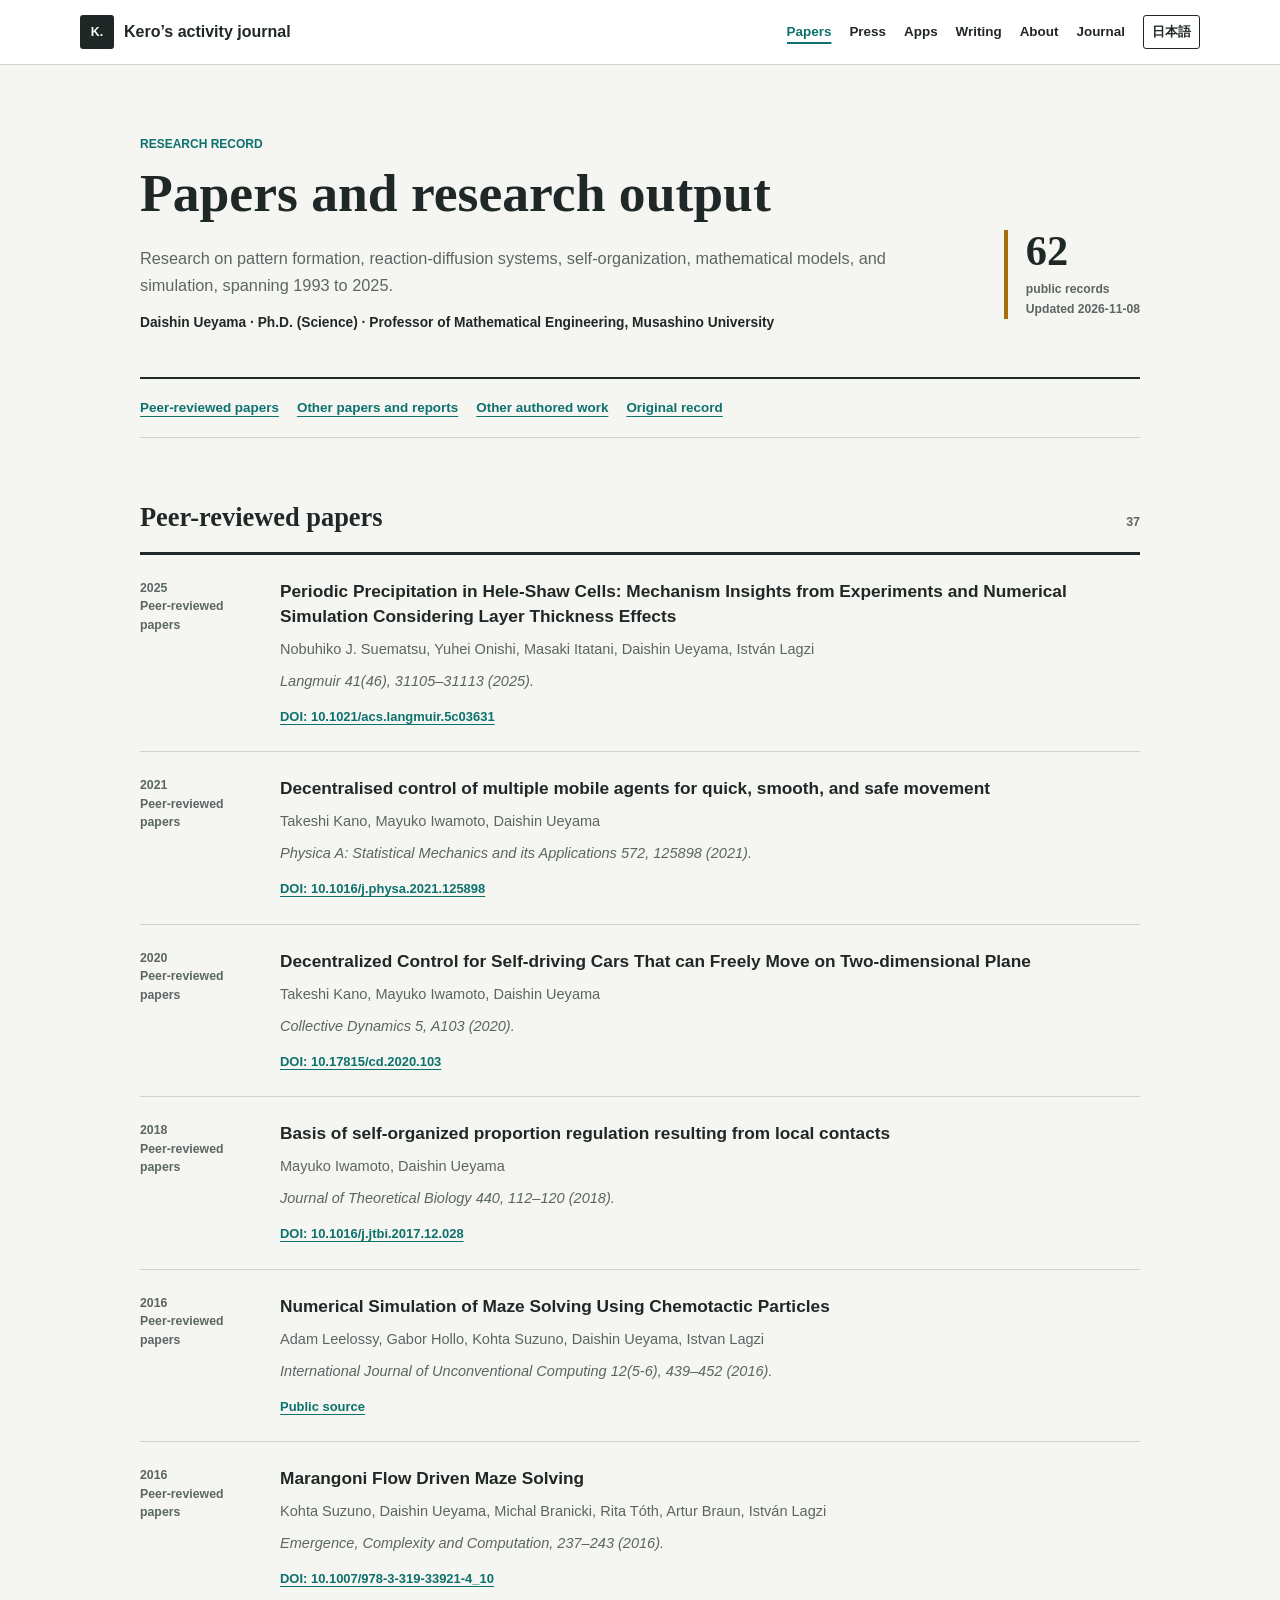
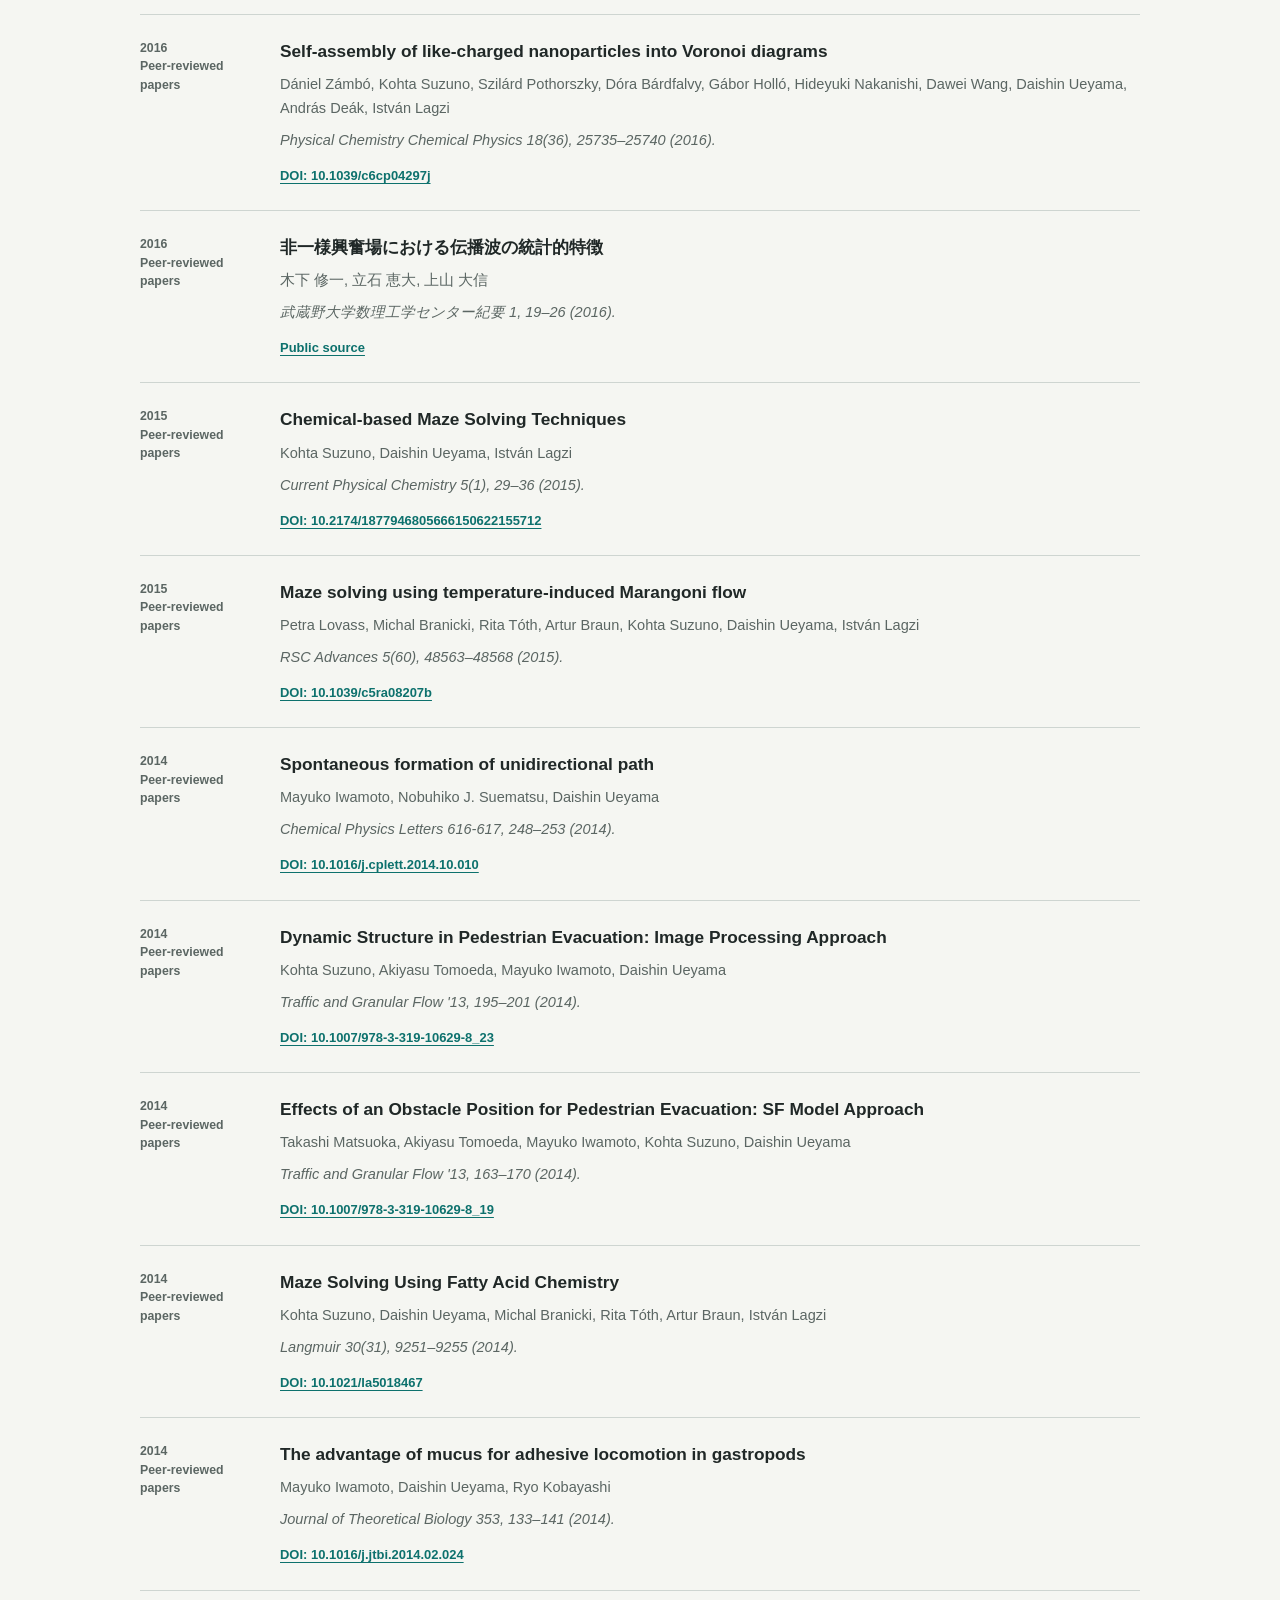
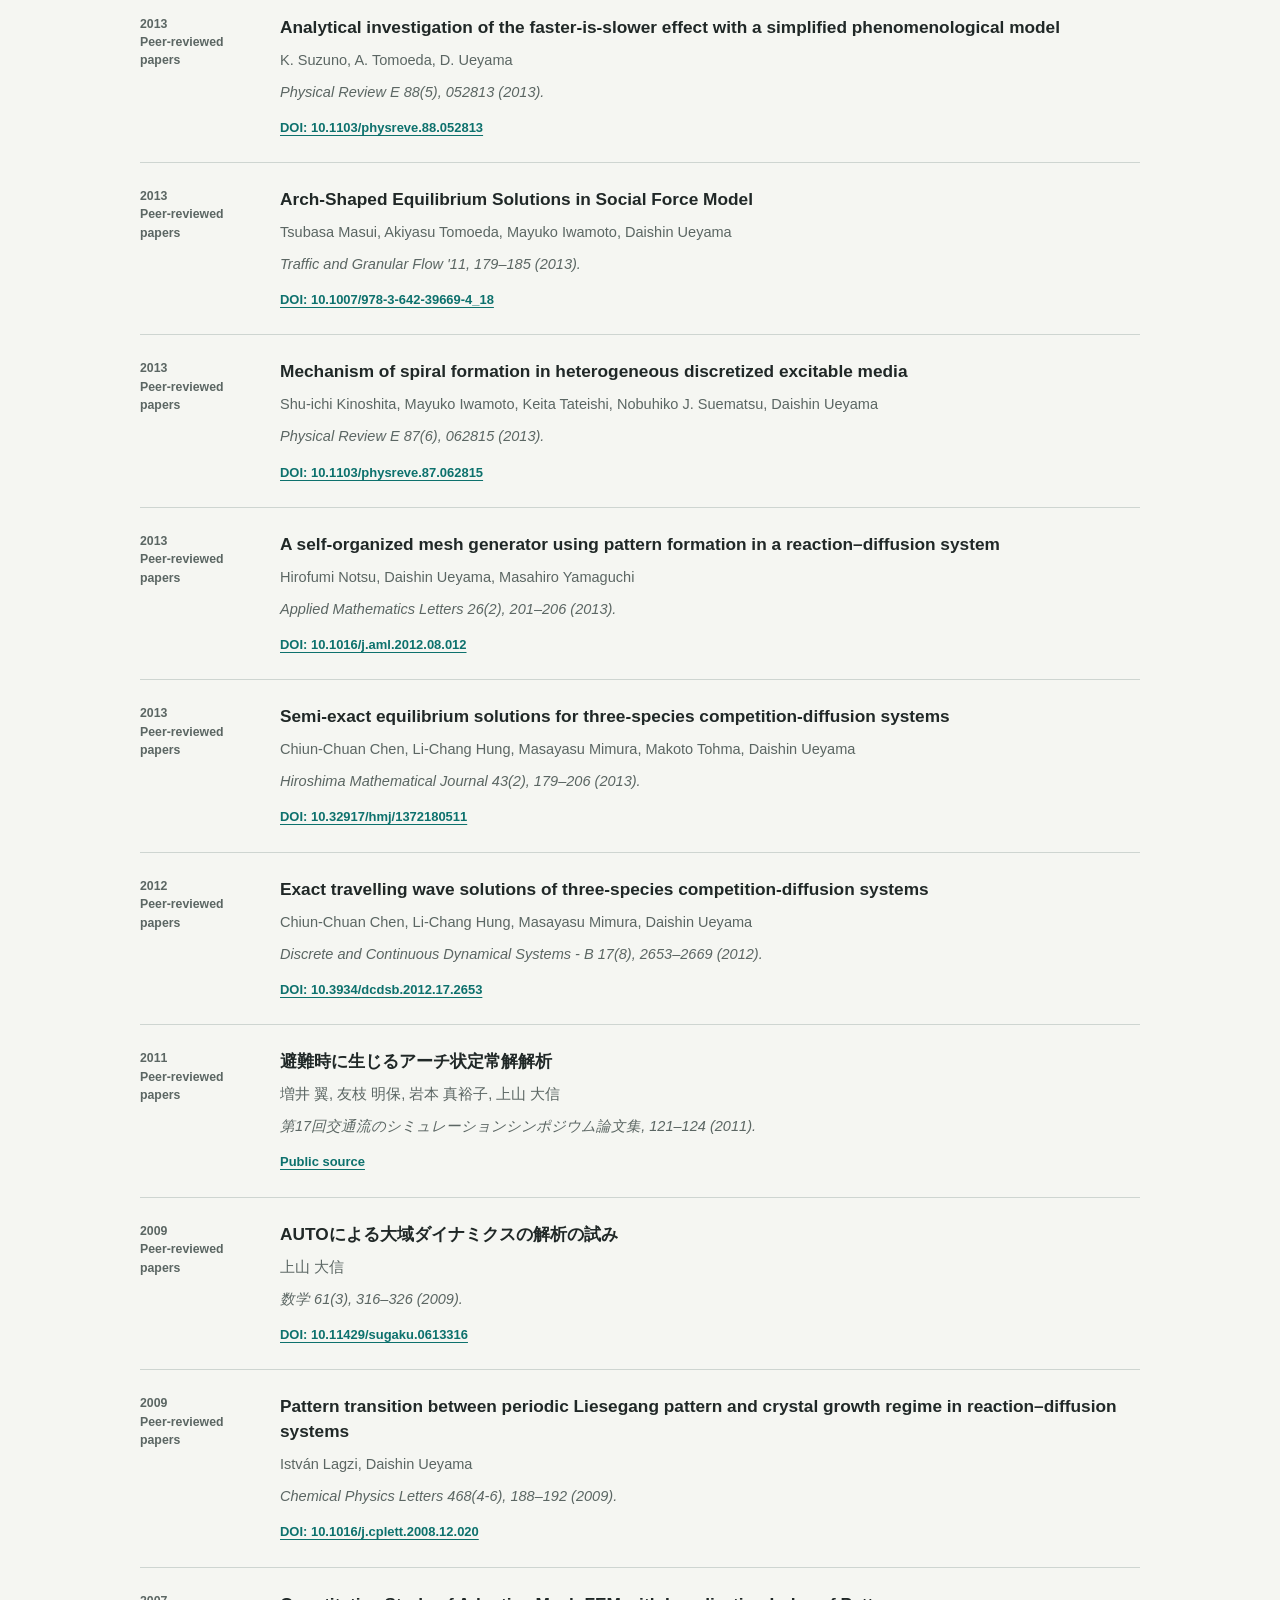
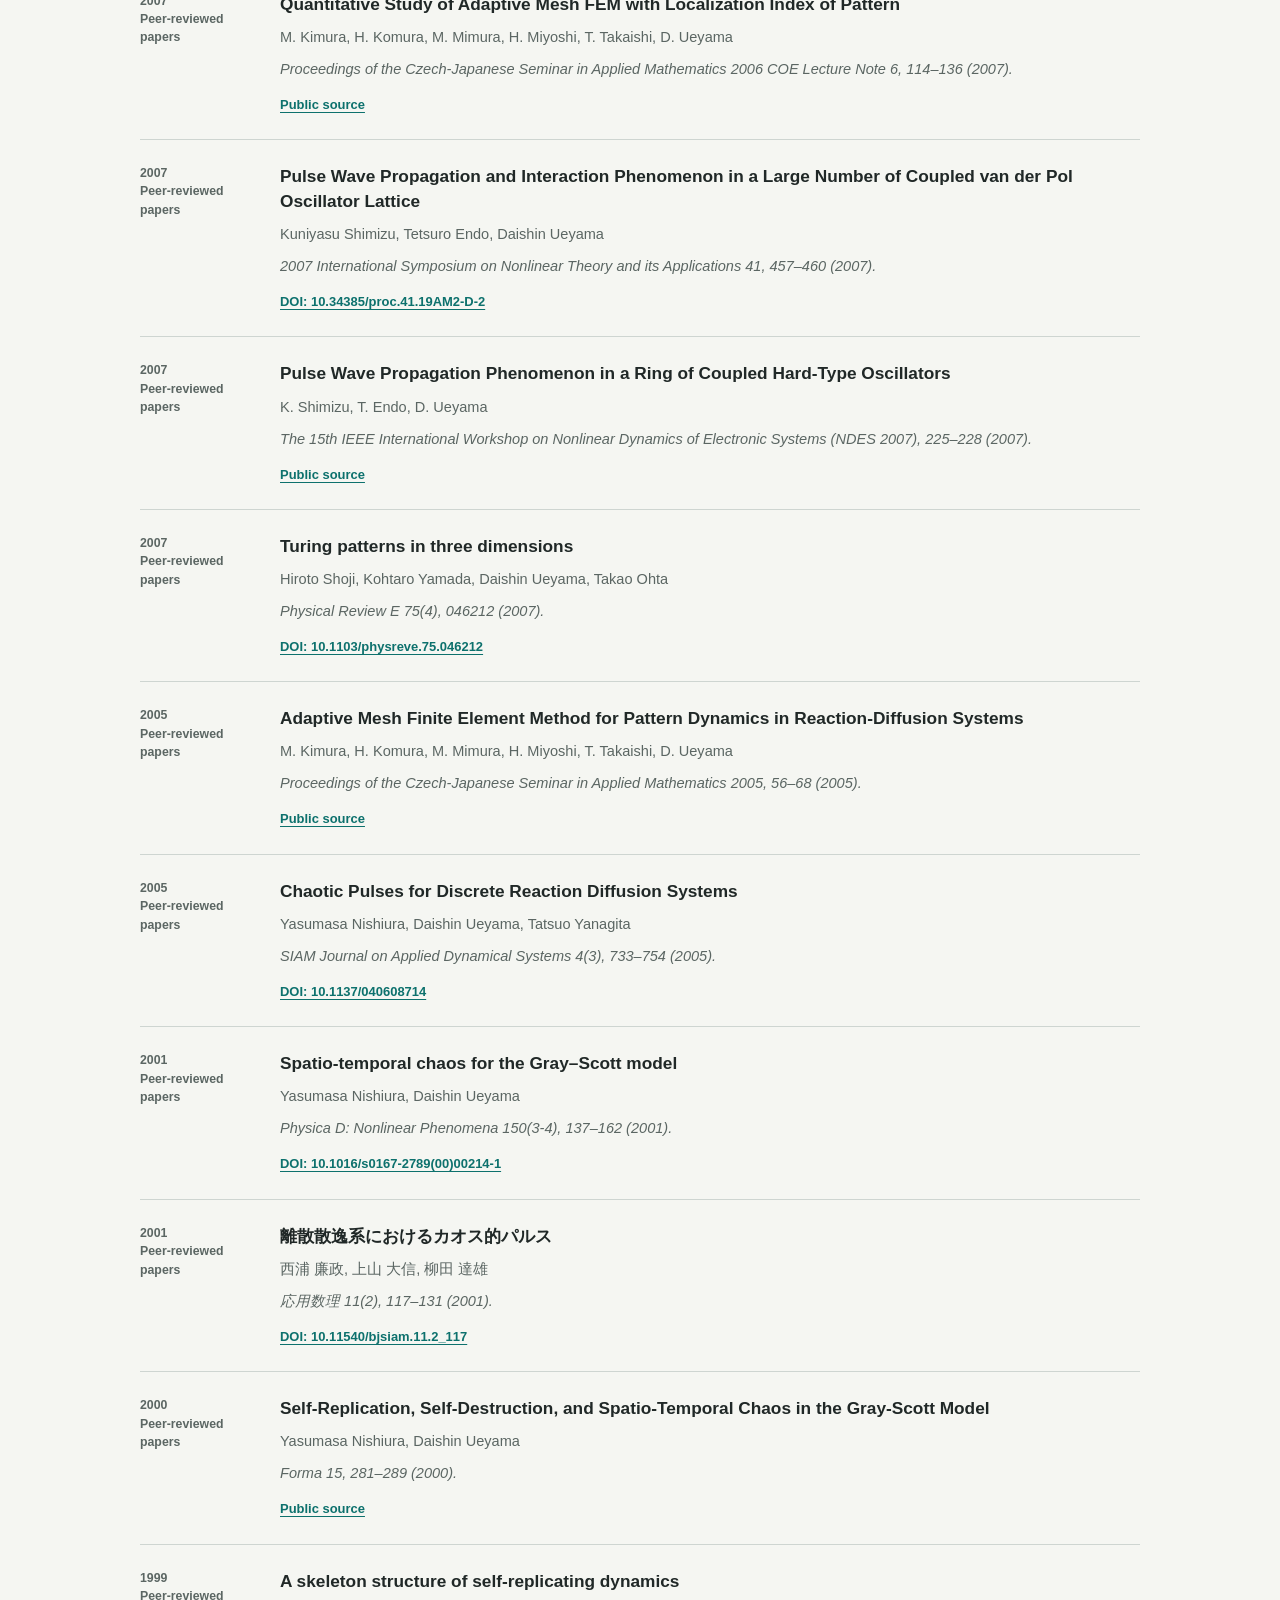
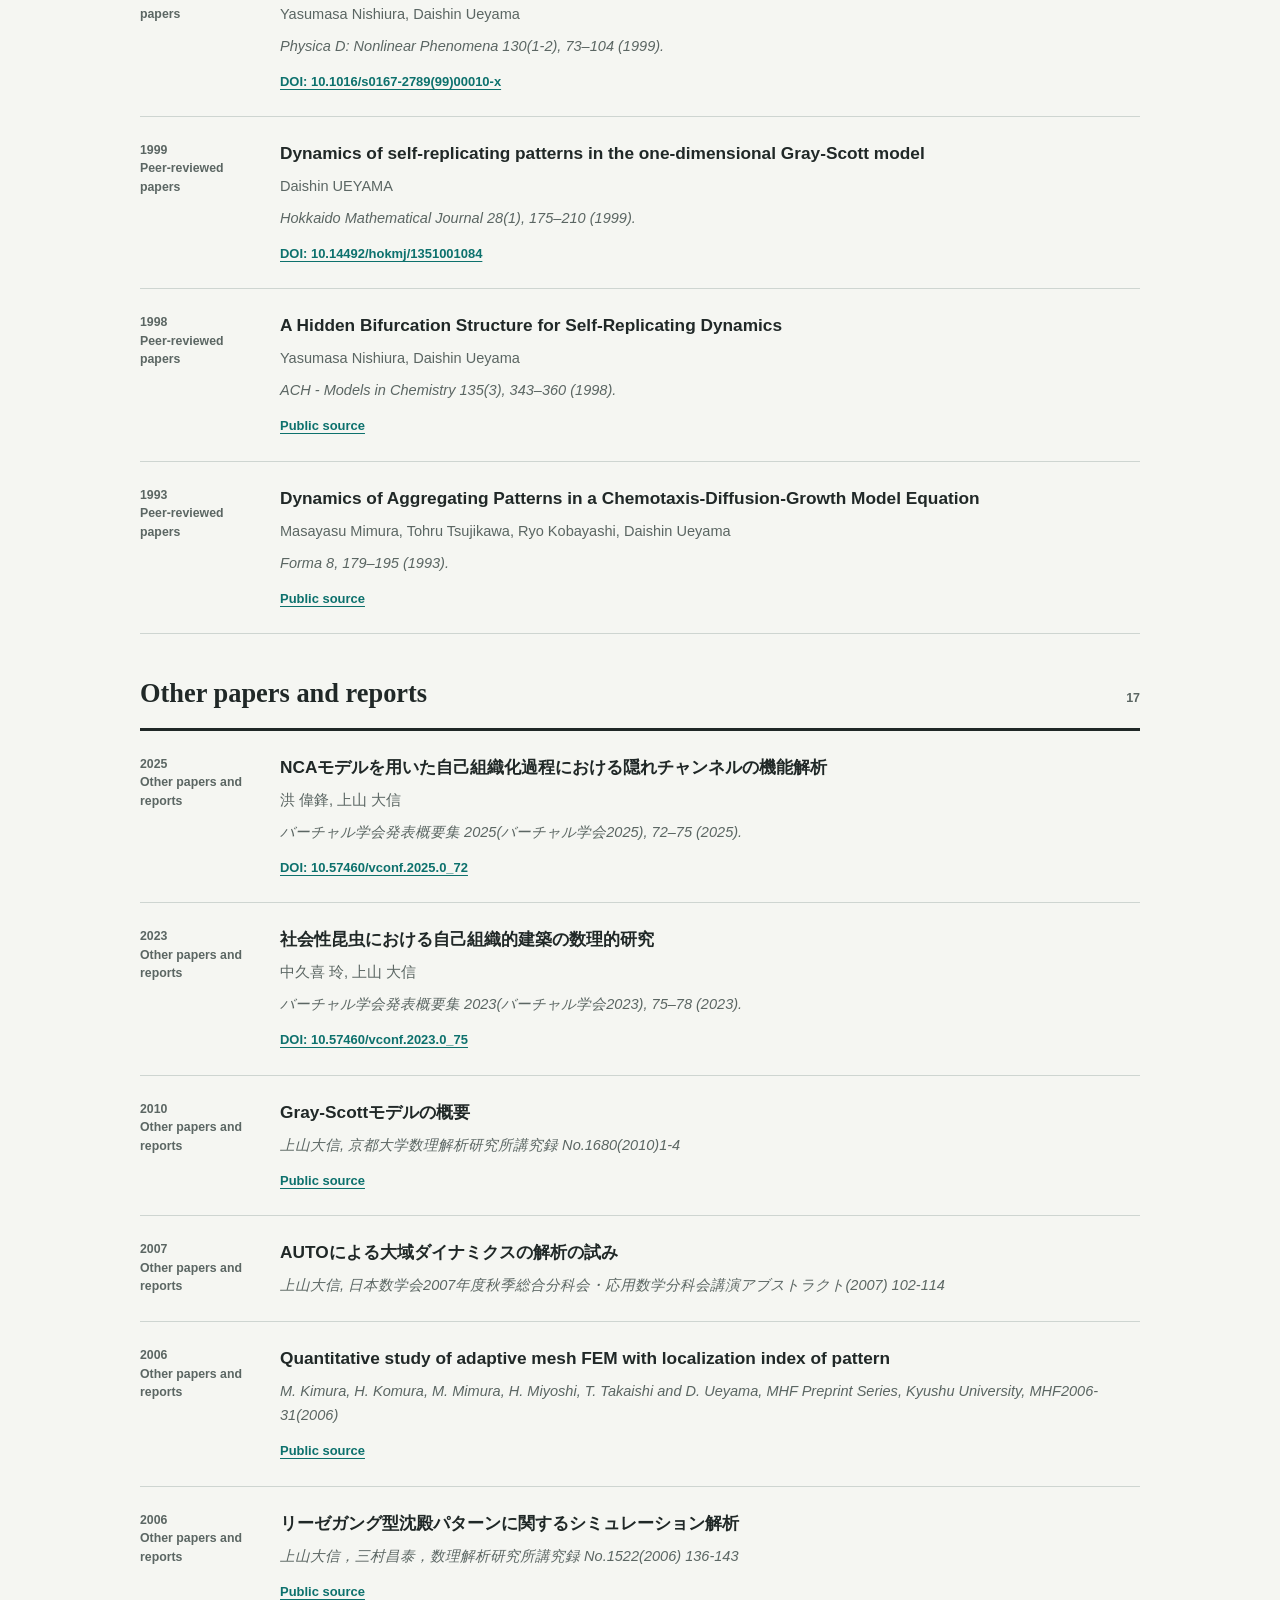
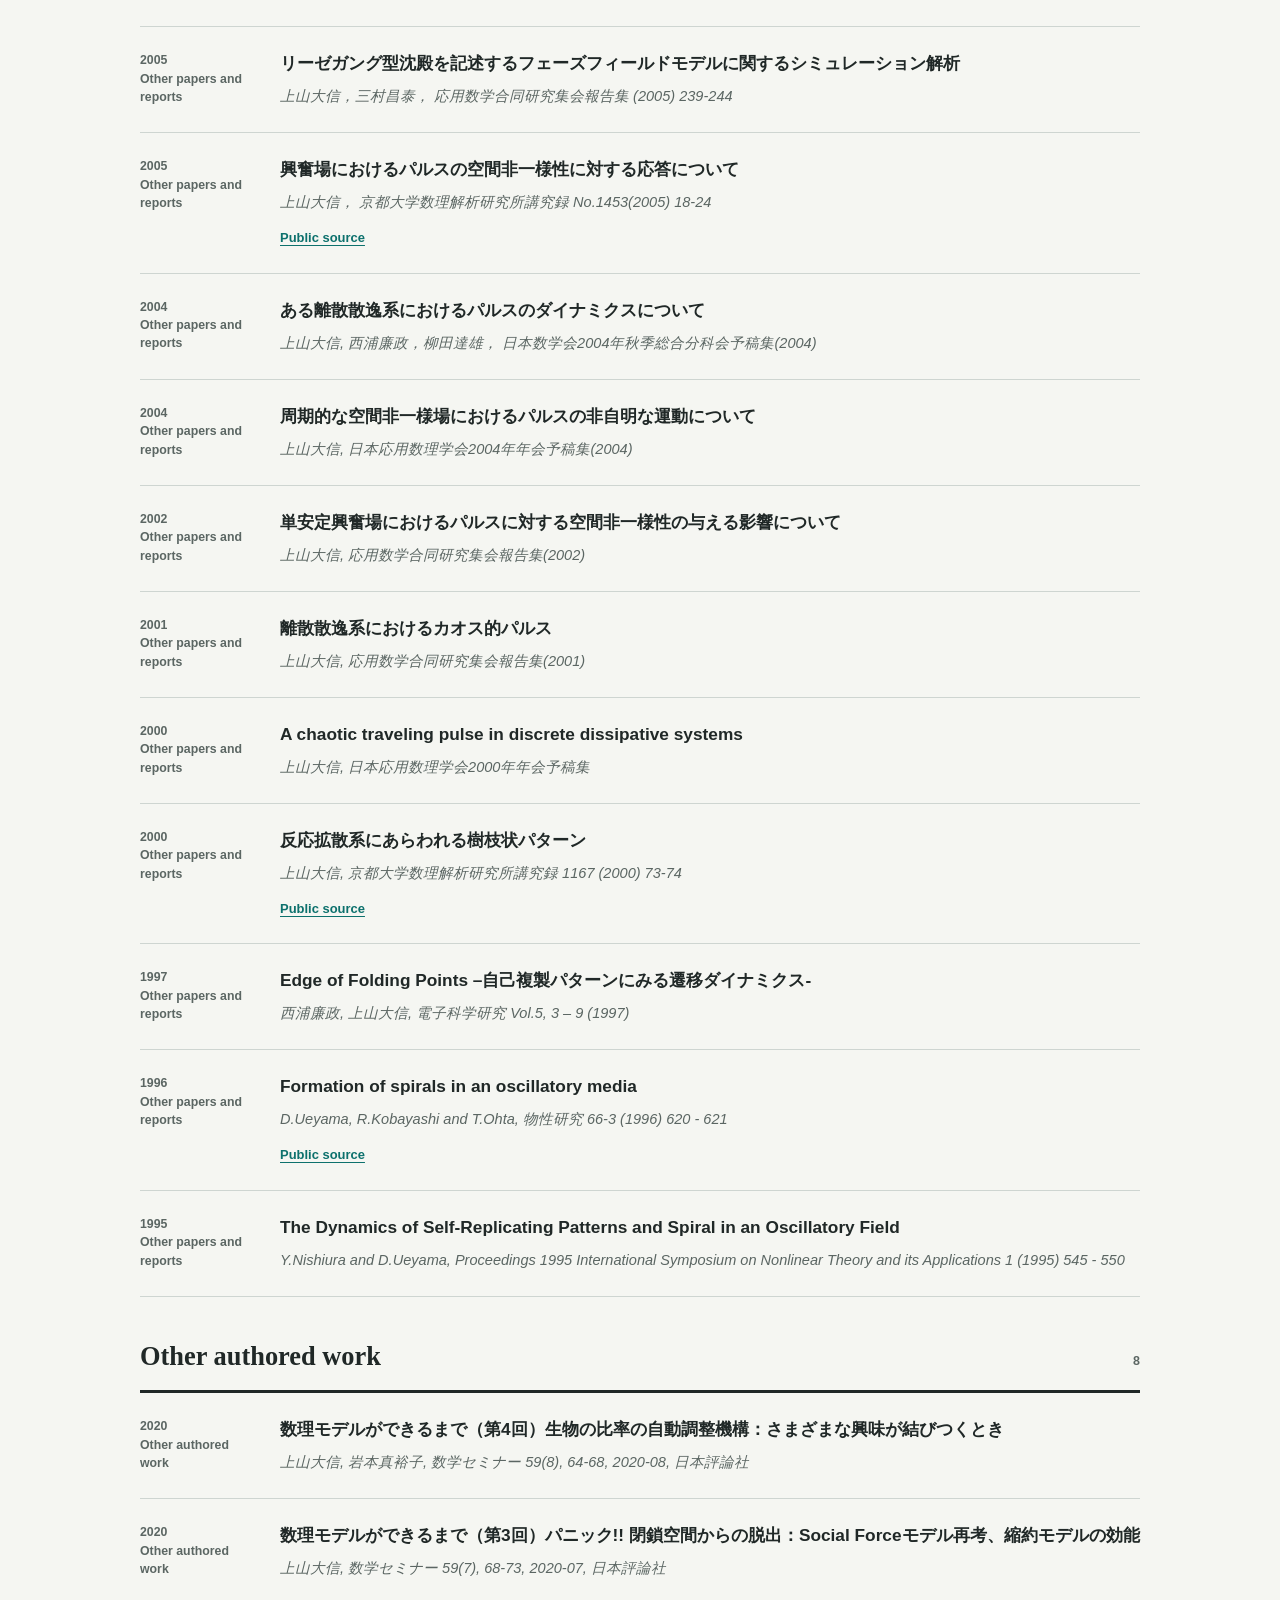
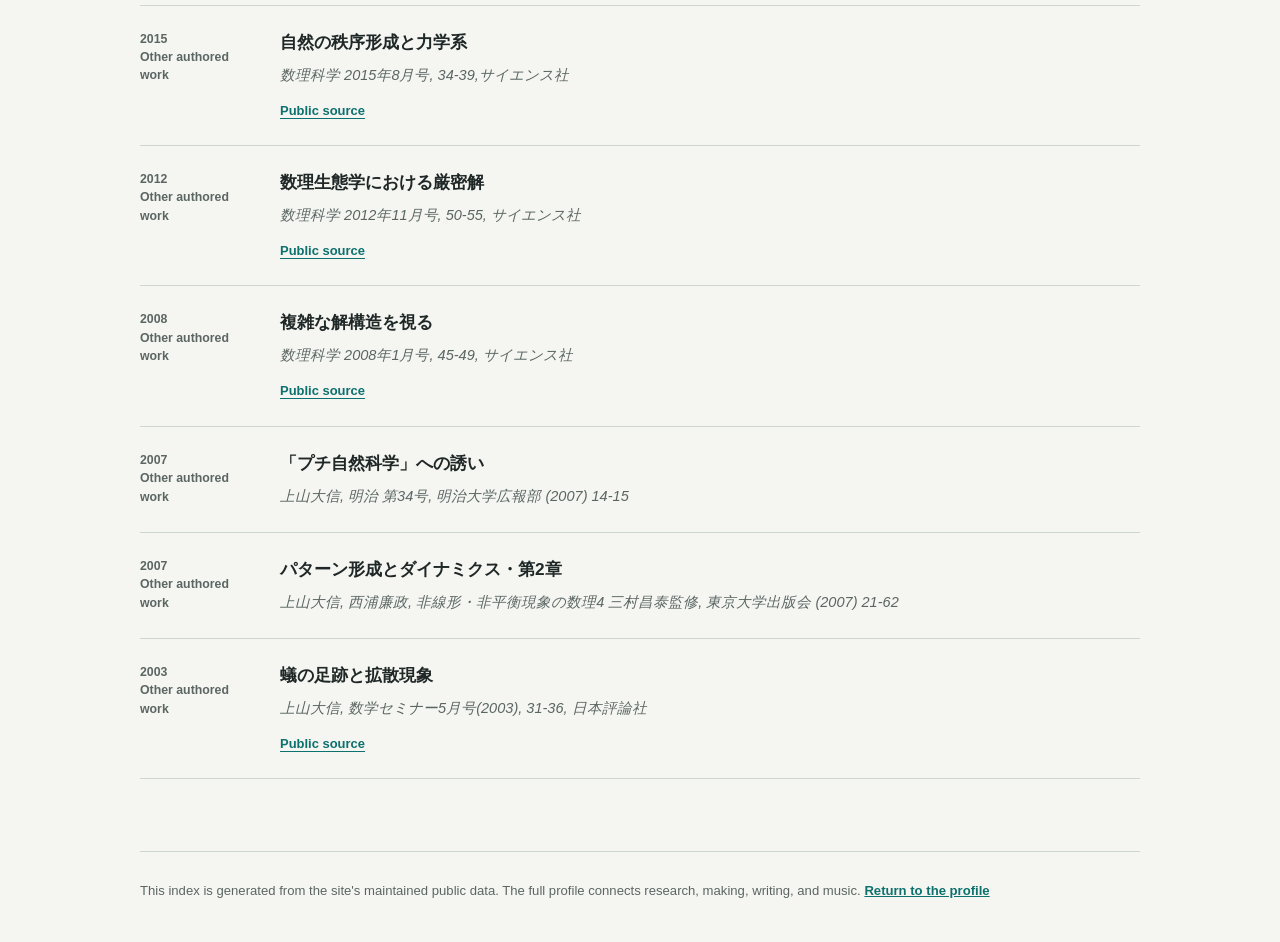
<file: en/publications/index.html>
<!doctype html>
<html lang="en">
  <head>
    <!-- Google tag (gtag.js) -->
    <script async src="https://www.googletagmanager.com/gtag/js?id=G-DXZ9TCE8WX"></script>
    <script>
      window.dataLayer = window.dataLayer || [];
      function gtag() { dataLayer.push(arguments); }
      gtag("js", new Date());
      gtag("config", "G-DXZ9TCE8WX");
    </script>
    <meta charset="utf-8">
    <meta name="viewport" content="width=device-width, initial-scale=1">
    <title>Daishin Ueyama: Papers and Research Output</title>
    <meta name="description" content="A complete list of 62 publications by Daishin Ueyama: 37 peer-reviewed papers, 17 other papers and reports, and eight additional authored works, with DOI and public links where available.">
    <meta name="robots" content="index,follow,max-image-preview:large">
    <meta name="color-scheme" content="light">
    <link rel="canonical" href="https://dueyama.github.io/en/publications/">
    <link rel="alternate" hreflang="ja" href="https://dueyama.github.io/publications/">
    <link rel="alternate" hreflang="en" href="https://dueyama.github.io/en/publications/">
    <link rel="alternate" hreflang="x-default" href="https://dueyama.github.io/en/publications/">
    <link rel="shortcut icon" href="../../favicon.ico">
    <link rel="icon" type="image/png" sizes="32x32" href="../../assets/icons/favicon-32.png">
    <link rel="apple-touch-icon" sizes="180x180" href="../../assets/icons/apple-touch-icon.png">
    <link rel="stylesheet" href="../../search-pages.css?v=20260901-search-3">
    <meta property="og:type" content="website">
    <meta property="og:site_name" content="Daishin Ueyama">
    <meta property="og:title" content="Daishin Ueyama: Papers and Research Output">
    <meta property="og:description" content="A complete list of 62 publications by Daishin Ueyama: 37 peer-reviewed papers, 17 other papers and reports, and eight additional authored works, with DOI and public links where available.">
    <meta property="og:url" content="https://dueyama.github.io/en/publications/">
    <meta property="og:image" content="https://dueyama.github.io/assets/profile/dueyama-twitter.jpg">
    <meta property="og:locale" content="en_US">
    <meta name="twitter:card" content="summary">
    <meta name="twitter:site" content="@dueyama">
    <meta name="twitter:title" content="Daishin Ueyama: Papers and Research Output">
    <meta name="twitter:description" content="A complete list of 62 publications by Daishin Ueyama: 37 peer-reviewed papers, 17 other papers and reports, and eight additional authored works, with DOI and public links where available.">
    <meta name="twitter:image" content="https://dueyama.github.io/assets/profile/dueyama-twitter.jpg">
    <script type="application/ld+json">
{
  "@context": "https://schema.org",
  "@graph": [
    {
      "@type": "CollectionPage",
      "@id": "https://dueyama.github.io/en/publications/#page",
      "url": "https://dueyama.github.io/en/publications/",
      "name": "Daishin Ueyama: Papers and Research Output",
      "description": "A complete list of 62 publications by Daishin Ueyama: 37 peer-reviewed papers, 17 other papers and reports, and eight additional authored works, with DOI and public links where available.",
      "inLanguage": "en",
      "dateModified": "2026-11-08T00:00:00+09:00",
      "isPartOf": {
        "@id": "https://dueyama.github.io/#website"
      },
      "about": {
        "@id": "https://dueyama.github.io/#daishin-ueyama"
      },
      "mainEntity": {
        "@id": "https://dueyama.github.io/en/publications/#collection"
      }
    },
    {
      "@type": "BreadcrumbList",
      "itemListElement": [
        {
          "@type": "ListItem",
          "position": 1,
          "name": "Journal",
          "item": "https://dueyama.github.io/en/"
        },
        {
          "@type": "ListItem",
          "position": 2,
          "name": "Papers and research output",
          "item": "https://dueyama.github.io/en/publications/"
        }
      ]
    },
    {
      "@type": "ItemList",
      "@id": "https://dueyama.github.io/en/publications/#collection",
      "numberOfItems": 62,
      "itemListElement": [
        {
          "@type": "ListItem",
          "position": 1,
          "item": {
            "@type": "ScholarlyArticle",
            "name": "Periodic Precipitation in Hele-Shaw Cells: Mechanism Insights from Experiments and Numerical Simulation Considering Layer Thickness Effects",
            "url": "https://doi.org/10.1021/acs.langmuir.5c03631",
            "datePublished": "2025",
            "author": [
              {
                "@type": "Person",
                "name": "Nobuhiko J. Suematsu"
              },
              {
                "@type": "Person",
                "name": "Yuhei Onishi"
              },
              {
                "@type": "Person",
                "name": "Masaki Itatani"
              },
              {
                "@type": "Person",
                "name": "Daishin Ueyama"
              },
              {
                "@type": "Person",
                "name": "István Lagzi"
              }
            ],
            "identifier": "https://doi.org/10.1021/acs.langmuir.5c03631"
          }
        },
        {
          "@type": "ListItem",
          "position": 2,
          "item": {
            "@type": "ScholarlyArticle",
            "name": "Decentralised control of multiple mobile agents for quick, smooth, and safe movement",
            "url": "https://doi.org/10.1016/j.physa.2021.125898",
            "datePublished": "2021",
            "author": [
              {
                "@type": "Person",
                "name": "Takeshi Kano"
              },
              {
                "@type": "Person",
                "name": "Mayuko Iwamoto"
              },
              {
                "@type": "Person",
                "name": "Daishin Ueyama"
              }
            ],
            "identifier": "https://doi.org/10.1016/j.physa.2021.125898"
          }
        },
        {
          "@type": "ListItem",
          "position": 3,
          "item": {
            "@type": "ScholarlyArticle",
            "name": "Decentralized Control for Self-driving Cars That can Freely Move on Two-dimensional Plane",
            "url": "https://doi.org/10.17815/cd.2020.103",
            "datePublished": "2020",
            "author": [
              {
                "@type": "Person",
                "name": "Takeshi Kano"
              },
              {
                "@type": "Person",
                "name": "Mayuko Iwamoto"
              },
              {
                "@type": "Person",
                "name": "Daishin Ueyama"
              }
            ],
            "identifier": "https://doi.org/10.17815/cd.2020.103"
          }
        },
        {
          "@type": "ListItem",
          "position": 4,
          "item": {
            "@type": "ScholarlyArticle",
            "name": "Basis of self-organized proportion regulation resulting from local contacts",
            "url": "https://doi.org/10.1016/j.jtbi.2017.12.028",
            "datePublished": "2018",
            "author": [
              {
                "@type": "Person",
                "name": "Mayuko Iwamoto"
              },
              {
                "@type": "Person",
                "name": "Daishin Ueyama"
              }
            ],
            "identifier": "https://doi.org/10.1016/j.jtbi.2017.12.028"
          }
        },
        {
          "@type": "ListItem",
          "position": 5,
          "item": {
            "@type": "ScholarlyArticle",
            "name": "Numerical Simulation of Maze Solving Using Chemotactic Particles",
            "url": "https://www.oldcitypublishing.com/journals/ijuc-home/ijuc-issue-contents/ijuc-volume-12-number-5-6-2016/ijuc-12-5-6-p-439-452/",
            "datePublished": "2016",
            "author": [
              {
                "@type": "Person",
                "name": "Adam Leelossy"
              },
              {
                "@type": "Person",
                "name": "Gabor Hollo"
              },
              {
                "@type": "Person",
                "name": "Kohta Suzuno"
              },
              {
                "@type": "Person",
                "name": "Daishin Ueyama"
              },
              {
                "@type": "Person",
                "name": "Istvan Lagzi"
              }
            ]
          }
        },
        {
          "@type": "ListItem",
          "position": 6,
          "item": {
            "@type": "ScholarlyArticle",
            "name": "Marangoni Flow Driven Maze Solving",
            "url": "https://doi.org/10.1007/978-3-319-33921-4_10",
            "datePublished": "2016",
            "author": [
              {
                "@type": "Person",
                "name": "Kohta Suzuno"
              },
              {
                "@type": "Person",
                "name": "Daishin Ueyama"
              },
              {
                "@type": "Person",
                "name": "Michal Branicki"
              },
              {
                "@type": "Person",
                "name": "Rita Tóth"
              },
              {
                "@type": "Person",
                "name": "Artur Braun"
              },
              {
                "@type": "Person",
                "name": "István Lagzi"
              }
            ],
            "identifier": "https://doi.org/10.1007/978-3-319-33921-4_10"
          }
        },
        {
          "@type": "ListItem",
          "position": 7,
          "item": {
            "@type": "ScholarlyArticle",
            "name": "Self-assembly of like-charged nanoparticles into Voronoi diagrams",
            "url": "https://doi.org/10.1039/c6cp04297j",
            "datePublished": "2016",
            "author": [
              {
                "@type": "Person",
                "name": "Dániel Zámbó"
              },
              {
                "@type": "Person",
                "name": "Kohta Suzuno"
              },
              {
                "@type": "Person",
                "name": "Szilárd Pothorszky"
              },
              {
                "@type": "Person",
                "name": "Dóra Bárdfalvy"
              },
              {
                "@type": "Person",
                "name": "Gábor Holló"
              },
              {
                "@type": "Person",
                "name": "Hideyuki Nakanishi"
              },
              {
                "@type": "Person",
                "name": "Dawei Wang"
              },
              {
                "@type": "Person",
                "name": "Daishin Ueyama"
              },
              {
                "@type": "Person",
                "name": "András Deák"
              },
              {
                "@type": "Person",
                "name": "István Lagzi"
              }
            ],
            "identifier": "https://doi.org/10.1039/c6cp04297j"
          }
        },
        {
          "@type": "ListItem",
          "position": 8,
          "item": {
            "@type": "ScholarlyArticle",
            "name": "非一様興奮場における伝播波の統計的特徴",
            "url": "https://mu.repo.nii.ac.jp/records/251",
            "datePublished": "2016",
            "author": [
              {
                "@type": "Person",
                "name": "木下 修一"
              },
              {
                "@type": "Person",
                "name": "立石 恵大"
              },
              {
                "@type": "Person",
                "name": "上山 大信"
              }
            ]
          }
        },
        {
          "@type": "ListItem",
          "position": 9,
          "item": {
            "@type": "ScholarlyArticle",
            "name": "Chemical-based Maze Solving Techniques",
            "url": "https://doi.org/10.2174/1877946805666150622155712",
            "datePublished": "2015",
            "author": [
              {
                "@type": "Person",
                "name": "Kohta Suzuno"
              },
              {
                "@type": "Person",
                "name": "Daishin Ueyama"
              },
              {
                "@type": "Person",
                "name": "István Lagzi"
              }
            ],
            "identifier": "https://doi.org/10.2174/1877946805666150622155712"
          }
        },
        {
          "@type": "ListItem",
          "position": 10,
          "item": {
            "@type": "ScholarlyArticle",
            "name": "Maze solving using temperature-induced Marangoni flow",
            "url": "https://doi.org/10.1039/c5ra08207b",
            "datePublished": "2015",
            "author": [
              {
                "@type": "Person",
                "name": "Petra Lovass"
              },
              {
                "@type": "Person",
                "name": "Michal Branicki"
              },
              {
                "@type": "Person",
                "name": "Rita Tóth"
              },
              {
                "@type": "Person",
                "name": "Artur Braun"
              },
              {
                "@type": "Person",
                "name": "Kohta Suzuno"
              },
              {
                "@type": "Person",
                "name": "Daishin Ueyama"
              },
              {
                "@type": "Person",
                "name": "István Lagzi"
              }
            ],
            "identifier": "https://doi.org/10.1039/c5ra08207b"
          }
        },
        {
          "@type": "ListItem",
          "position": 11,
          "item": {
            "@type": "ScholarlyArticle",
            "name": "Spontaneous formation of unidirectional path",
            "url": "https://doi.org/10.1016/j.cplett.2014.10.010",
            "datePublished": "2014",
            "author": [
              {
                "@type": "Person",
                "name": "Mayuko Iwamoto"
              },
              {
                "@type": "Person",
                "name": "Nobuhiko J. Suematsu"
              },
              {
                "@type": "Person",
                "name": "Daishin Ueyama"
              }
            ],
            "identifier": "https://doi.org/10.1016/j.cplett.2014.10.010"
          }
        },
        {
          "@type": "ListItem",
          "position": 12,
          "item": {
            "@type": "ScholarlyArticle",
            "name": "Dynamic Structure in Pedestrian Evacuation: Image Processing Approach",
            "url": "https://doi.org/10.1007/978-3-319-10629-8_23",
            "datePublished": "2014",
            "author": [
              {
                "@type": "Person",
                "name": "Kohta Suzuno"
              },
              {
                "@type": "Person",
                "name": "Akiyasu Tomoeda"
              },
              {
                "@type": "Person",
                "name": "Mayuko Iwamoto"
              },
              {
                "@type": "Person",
                "name": "Daishin Ueyama"
              }
            ],
            "identifier": "https://doi.org/10.1007/978-3-319-10629-8_23"
          }
        },
        {
          "@type": "ListItem",
          "position": 13,
          "item": {
            "@type": "ScholarlyArticle",
            "name": "Effects of an Obstacle Position for Pedestrian Evacuation: SF Model Approach",
            "url": "https://doi.org/10.1007/978-3-319-10629-8_19",
            "datePublished": "2014",
            "author": [
              {
                "@type": "Person",
                "name": "Takashi Matsuoka"
              },
              {
                "@type": "Person",
                "name": "Akiyasu Tomoeda"
              },
              {
                "@type": "Person",
                "name": "Mayuko Iwamoto"
              },
              {
                "@type": "Person",
                "name": "Kohta Suzuno"
              },
              {
                "@type": "Person",
                "name": "Daishin Ueyama"
              }
            ],
            "identifier": "https://doi.org/10.1007/978-3-319-10629-8_19"
          }
        },
        {
          "@type": "ListItem",
          "position": 14,
          "item": {
            "@type": "ScholarlyArticle",
            "name": "Maze Solving Using Fatty Acid Chemistry",
            "url": "https://doi.org/10.1021/la5018467",
            "datePublished": "2014",
            "author": [
              {
                "@type": "Person",
                "name": "Kohta Suzuno"
              },
              {
                "@type": "Person",
                "name": "Daishin Ueyama"
              },
              {
                "@type": "Person",
                "name": "Michal Branicki"
              },
              {
                "@type": "Person",
                "name": "Rita Tóth"
              },
              {
                "@type": "Person",
                "name": "Artur Braun"
              },
              {
                "@type": "Person",
                "name": "István Lagzi"
              }
            ],
            "identifier": "https://doi.org/10.1021/la5018467"
          }
        },
        {
          "@type": "ListItem",
          "position": 15,
          "item": {
            "@type": "ScholarlyArticle",
            "name": "The advantage of mucus for adhesive locomotion in gastropods",
            "url": "https://doi.org/10.1016/j.jtbi.2014.02.024",
            "datePublished": "2014",
            "author": [
              {
                "@type": "Person",
                "name": "Mayuko Iwamoto"
              },
              {
                "@type": "Person",
                "name": "Daishin Ueyama"
              },
              {
                "@type": "Person",
                "name": "Ryo Kobayashi"
              }
            ],
            "identifier": "https://doi.org/10.1016/j.jtbi.2014.02.024"
          }
        },
        {
          "@type": "ListItem",
          "position": 16,
          "item": {
            "@type": "ScholarlyArticle",
            "name": "Analytical investigation of the faster-is-slower effect with a simplified phenomenological model",
            "url": "https://doi.org/10.1103/physreve.88.052813",
            "datePublished": "2013",
            "author": [
              {
                "@type": "Person",
                "name": "K. Suzuno"
              },
              {
                "@type": "Person",
                "name": "A. Tomoeda"
              },
              {
                "@type": "Person",
                "name": "D. Ueyama"
              }
            ],
            "identifier": "https://doi.org/10.1103/physreve.88.052813"
          }
        },
        {
          "@type": "ListItem",
          "position": 17,
          "item": {
            "@type": "ScholarlyArticle",
            "name": "Arch-Shaped Equilibrium Solutions in Social Force Model",
            "url": "https://doi.org/10.1007/978-3-642-39669-4_18",
            "datePublished": "2013",
            "author": [
              {
                "@type": "Person",
                "name": "Tsubasa Masui"
              },
              {
                "@type": "Person",
                "name": "Akiyasu Tomoeda"
              },
              {
                "@type": "Person",
                "name": "Mayuko Iwamoto"
              },
              {
                "@type": "Person",
                "name": "Daishin Ueyama"
              }
            ],
            "identifier": "https://doi.org/10.1007/978-3-642-39669-4_18"
          }
        },
        {
          "@type": "ListItem",
          "position": 18,
          "item": {
            "@type": "ScholarlyArticle",
            "name": "Mechanism of spiral formation in heterogeneous discretized excitable media",
            "url": "https://doi.org/10.1103/physreve.87.062815",
            "datePublished": "2013",
            "author": [
              {
                "@type": "Person",
                "name": "Shu-ichi Kinoshita"
              },
              {
                "@type": "Person",
                "name": "Mayuko Iwamoto"
              },
              {
                "@type": "Person",
                "name": "Keita Tateishi"
              },
              {
                "@type": "Person",
                "name": "Nobuhiko J. Suematsu"
              },
              {
                "@type": "Person",
                "name": "Daishin Ueyama"
              }
            ],
            "identifier": "https://doi.org/10.1103/physreve.87.062815"
          }
        },
        {
          "@type": "ListItem",
          "position": 19,
          "item": {
            "@type": "ScholarlyArticle",
            "name": "A self-organized mesh generator using pattern formation in a reaction–diffusion system",
            "url": "https://doi.org/10.1016/j.aml.2012.08.012",
            "datePublished": "2013",
            "author": [
              {
                "@type": "Person",
                "name": "Hirofumi Notsu"
              },
              {
                "@type": "Person",
                "name": "Daishin Ueyama"
              },
              {
                "@type": "Person",
                "name": "Masahiro Yamaguchi"
              }
            ],
            "identifier": "https://doi.org/10.1016/j.aml.2012.08.012"
          }
        },
        {
          "@type": "ListItem",
          "position": 20,
          "item": {
            "@type": "ScholarlyArticle",
            "name": "Semi-exact equilibrium solutions for three-species competition-diffusion systems",
            "url": "https://doi.org/10.32917/hmj/1372180511",
            "datePublished": "2013",
            "author": [
              {
                "@type": "Person",
                "name": "Chiun-Chuan Chen"
              },
              {
                "@type": "Person",
                "name": "Li-Chang Hung"
              },
              {
                "@type": "Person",
                "name": "Masayasu Mimura"
              },
              {
                "@type": "Person",
                "name": "Makoto Tohma"
              },
              {
                "@type": "Person",
                "name": "Daishin Ueyama"
              }
            ],
            "identifier": "https://doi.org/10.32917/hmj/1372180511"
          }
        },
        {
          "@type": "ListItem",
          "position": 21,
          "item": {
            "@type": "ScholarlyArticle",
            "name": "Exact travelling wave solutions of three-species competition-diffusion systems",
            "url": "https://doi.org/10.3934/dcdsb.2012.17.2653",
            "datePublished": "2012",
            "author": [
              {
                "@type": "Person",
                "name": "Chiun-Chuan Chen"
              },
              {
                "@type": "Person",
                "name": "Li-Chang Hung"
              },
              {
                "@type": "Person",
                "name": "Masayasu Mimura"
              },
              {
                "@type": "Person",
                "name": "Daishin Ueyama"
              }
            ],
            "identifier": "https://doi.org/10.3934/dcdsb.2012.17.2653"
          }
        },
        {
          "@type": "ListItem",
          "position": 22,
          "item": {
            "@type": "ScholarlyArticle",
            "name": "避難時に生じるアーチ状定常解解析",
            "url": "https://jglobal.jst.go.jp/detail?JGLOBAL_ID=201202216265726321",
            "datePublished": "2011",
            "author": [
              {
                "@type": "Person",
                "name": "増井 翼"
              },
              {
                "@type": "Person",
                "name": "友枝 明保"
              },
              {
                "@type": "Person",
                "name": "岩本 真裕子"
              },
              {
                "@type": "Person",
                "name": "上山 大信"
              }
            ]
          }
        },
        {
          "@type": "ListItem",
          "position": 23,
          "item": {
            "@type": "ScholarlyArticle",
            "name": "AUTOによる大域ダイナミクスの解析の試み",
            "url": "https://doi.org/10.11429/sugaku.0613316",
            "datePublished": "2009",
            "author": [
              {
                "@type": "Person",
                "name": "上山 大信"
              }
            ],
            "identifier": "https://doi.org/10.11429/sugaku.0613316"
          }
        },
        {
          "@type": "ListItem",
          "position": 24,
          "item": {
            "@type": "ScholarlyArticle",
            "name": "Pattern transition between periodic Liesegang pattern and crystal growth regime in reaction–diffusion systems",
            "url": "https://doi.org/10.1016/j.cplett.2008.12.020",
            "datePublished": "2009",
            "author": [
              {
                "@type": "Person",
                "name": "István Lagzi"
              },
              {
                "@type": "Person",
                "name": "Daishin Ueyama"
              }
            ],
            "identifier": "https://doi.org/10.1016/j.cplett.2008.12.020"
          }
        },
        {
          "@type": "ListItem",
          "position": 25,
          "item": {
            "@type": "ScholarlyArticle",
            "name": "Quantitative Study of Adaptive Mesh FEM with Localization Index of Pattern",
            "url": "https://www2.math.kyushu-u.ac.jp/coe/report/pdf/2006-31.pdf",
            "datePublished": "2007",
            "author": [
              {
                "@type": "Person",
                "name": "M. Kimura"
              },
              {
                "@type": "Person",
                "name": "H. Komura"
              },
              {
                "@type": "Person",
                "name": "M. Mimura"
              },
              {
                "@type": "Person",
                "name": "H. Miyoshi"
              },
              {
                "@type": "Person",
                "name": "T. Takaishi"
              },
              {
                "@type": "Person",
                "name": "D. Ueyama"
              }
            ]
          }
        },
        {
          "@type": "ListItem",
          "position": 26,
          "item": {
            "@type": "ScholarlyArticle",
            "name": "Pulse Wave Propagation and Interaction Phenomenon in a Large Number of Coupled van der Pol Oscillator Lattice",
            "url": "https://doi.org/10.34385/proc.41.19AM2-D-2",
            "datePublished": "2007",
            "author": [
              {
                "@type": "Person",
                "name": "Kuniyasu Shimizu"
              },
              {
                "@type": "Person",
                "name": "Tetsuro Endo"
              },
              {
                "@type": "Person",
                "name": "Daishin Ueyama"
              }
            ],
            "identifier": "https://doi.org/10.34385/proc.41.19AM2-D-2"
          }
        },
        {
          "@type": "ListItem",
          "position": 27,
          "item": {
            "@type": "ScholarlyArticle",
            "name": "Pulse Wave Propagation Phenomenon in a Ring of Coupled Hard-Type Oscillators",
            "url": "https://www.isc.meiji.ac.jp/~math/_old/oldwebpage20120601/lab_ueyama_paper.html",
            "datePublished": "2007",
            "author": [
              {
                "@type": "Person",
                "name": "K. Shimizu"
              },
              {
                "@type": "Person",
                "name": "T. Endo"
              },
              {
                "@type": "Person",
                "name": "D. Ueyama"
              }
            ]
          }
        },
        {
          "@type": "ListItem",
          "position": 28,
          "item": {
            "@type": "ScholarlyArticle",
            "name": "Turing patterns in three dimensions",
            "url": "https://doi.org/10.1103/physreve.75.046212",
            "datePublished": "2007",
            "author": [
              {
                "@type": "Person",
                "name": "Hiroto Shoji"
              },
              {
                "@type": "Person",
                "name": "Kohtaro Yamada"
              },
              {
                "@type": "Person",
                "name": "Daishin Ueyama"
              },
              {
                "@type": "Person",
                "name": "Takao Ohta"
              }
            ],
            "identifier": "https://doi.org/10.1103/physreve.75.046212"
          }
        },
        {
          "@type": "ListItem",
          "position": 29,
          "item": {
            "@type": "ScholarlyArticle",
            "name": "Adaptive Mesh Finite Element Method for Pattern Dynamics in Reaction-Diffusion Systems",
            "url": "https://www.isc.meiji.ac.jp/~math/_old/oldwebpage20120601/lab_ueyama_paper.html",
            "datePublished": "2005",
            "author": [
              {
                "@type": "Person",
                "name": "M. Kimura"
              },
              {
                "@type": "Person",
                "name": "H. Komura"
              },
              {
                "@type": "Person",
                "name": "M. Mimura"
              },
              {
                "@type": "Person",
                "name": "H. Miyoshi"
              },
              {
                "@type": "Person",
                "name": "T. Takaishi"
              },
              {
                "@type": "Person",
                "name": "D. Ueyama"
              }
            ]
          }
        },
        {
          "@type": "ListItem",
          "position": 30,
          "item": {
            "@type": "ScholarlyArticle",
            "name": "Chaotic Pulses for Discrete Reaction Diffusion Systems",
            "url": "https://doi.org/10.1137/040608714",
            "datePublished": "2005",
            "author": [
              {
                "@type": "Person",
                "name": "Yasumasa Nishiura"
              },
              {
                "@type": "Person",
                "name": "Daishin Ueyama"
              },
              {
                "@type": "Person",
                "name": "Tatsuo Yanagita"
              }
            ],
            "identifier": "https://doi.org/10.1137/040608714"
          }
        },
        {
          "@type": "ListItem",
          "position": 31,
          "item": {
            "@type": "ScholarlyArticle",
            "name": "Spatio-temporal chaos for the Gray–Scott model",
            "url": "https://doi.org/10.1016/s0167-2789(00)00214-1",
            "datePublished": "2001",
            "author": [
              {
                "@type": "Person",
                "name": "Yasumasa Nishiura"
              },
              {
                "@type": "Person",
                "name": "Daishin Ueyama"
              }
            ],
            "identifier": "https://doi.org/10.1016/s0167-2789(00)00214-1"
          }
        },
        {
          "@type": "ListItem",
          "position": 32,
          "item": {
            "@type": "ScholarlyArticle",
            "name": "離散散逸系におけるカオス的パルス",
            "url": "https://doi.org/10.11540/bjsiam.11.2_117",
            "datePublished": "2001",
            "author": [
              {
                "@type": "Person",
                "name": "西浦 廉政"
              },
              {
                "@type": "Person",
                "name": "上山 大信"
              },
              {
                "@type": "Person",
                "name": "柳田 達雄"
              }
            ],
            "identifier": "https://doi.org/10.11540/bjsiam.11.2_117"
          }
        },
        {
          "@type": "ListItem",
          "position": 33,
          "item": {
            "@type": "ScholarlyArticle",
            "name": "Self-Replication, Self-Destruction, and Spatio-Temporal Chaos in the Gray-Scott Model",
            "url": "https://www.wpi-aimr.tohoku.ac.jp/nishiura_labo/en/publication/",
            "datePublished": "2000",
            "author": [
              {
                "@type": "Person",
                "name": "Yasumasa Nishiura"
              },
              {
                "@type": "Person",
                "name": "Daishin Ueyama"
              }
            ]
          }
        },
        {
          "@type": "ListItem",
          "position": 34,
          "item": {
            "@type": "ScholarlyArticle",
            "name": "A skeleton structure of self-replicating dynamics",
            "url": "https://doi.org/10.1016/s0167-2789(99)00010-x",
            "datePublished": "1999",
            "author": [
              {
                "@type": "Person",
                "name": "Yasumasa Nishiura"
              },
              {
                "@type": "Person",
                "name": "Daishin Ueyama"
              }
            ],
            "identifier": "https://doi.org/10.1016/s0167-2789(99)00010-x"
          }
        },
        {
          "@type": "ListItem",
          "position": 35,
          "item": {
            "@type": "ScholarlyArticle",
            "name": "Dynamics of self-replicating patterns in the one-dimensional Gray-Scott model",
            "url": "https://doi.org/10.14492/hokmj/1351001084",
            "datePublished": "1999",
            "author": [
              {
                "@type": "Person",
                "name": "Daishin UEYAMA"
              }
            ],
            "identifier": "https://doi.org/10.14492/hokmj/1351001084"
          }
        },
        {
          "@type": "ListItem",
          "position": 36,
          "item": {
            "@type": "ScholarlyArticle",
            "name": "A Hidden Bifurcation Structure for Self-Replicating Dynamics",
            "url": "https://www.isc.meiji.ac.jp/~math/_old/oldwebpage20120601/lab_ueyama_paper.html",
            "datePublished": "1998",
            "author": [
              {
                "@type": "Person",
                "name": "Yasumasa Nishiura"
              },
              {
                "@type": "Person",
                "name": "Daishin Ueyama"
              }
            ]
          }
        },
        {
          "@type": "ListItem",
          "position": 37,
          "item": {
            "@type": "ScholarlyArticle",
            "name": "Dynamics of Aggregating Patterns in a Chemotaxis-Diffusion-Growth Model Equation",
            "url": "https://www.isc.meiji.ac.jp/~math/_old/oldwebpage20120601/lab_ueyama_paper.html",
            "datePublished": "1993",
            "author": [
              {
                "@type": "Person",
                "name": "Masayasu Mimura"
              },
              {
                "@type": "Person",
                "name": "Tohru Tsujikawa"
              },
              {
                "@type": "Person",
                "name": "Ryo Kobayashi"
              },
              {
                "@type": "Person",
                "name": "Daishin Ueyama"
              }
            ]
          }
        },
        {
          "@type": "ListItem",
          "position": 38,
          "item": {
            "@type": "ScholarlyArticle",
            "name": "NCAモデルを用いた自己組織化過程における隠れチャンネルの機能解析",
            "url": "https://doi.org/10.57460/vconf.2025.0_72",
            "datePublished": "2025",
            "author": [
              {
                "@type": "Person",
                "name": "洪 偉鋒"
              },
              {
                "@type": "Person",
                "name": "上山 大信"
              }
            ],
            "identifier": "https://doi.org/10.57460/vconf.2025.0_72"
          }
        },
        {
          "@type": "ListItem",
          "position": 39,
          "item": {
            "@type": "ScholarlyArticle",
            "name": "社会性昆虫における自己組織的建築の数理的研究",
            "url": "https://doi.org/10.57460/vconf.2023.0_75",
            "datePublished": "2023",
            "author": [
              {
                "@type": "Person",
                "name": "中久喜 玲"
              },
              {
                "@type": "Person",
                "name": "上山 大信"
              }
            ],
            "identifier": "https://doi.org/10.57460/vconf.2023.0_75"
          }
        },
        {
          "@type": "ListItem",
          "position": 40,
          "item": {
            "@type": "ScholarlyArticle",
            "name": "Gray-Scottモデルの概要",
            "url": "http://www.kurims.kyoto-u.ac.jp/~kyodo/kokyuroku/contents/pdf/1680-01.pdf",
            "datePublished": "2010",
            "author": []
          }
        },
        {
          "@type": "ListItem",
          "position": 41,
          "item": {
            "@type": "ScholarlyArticle",
            "name": "AUTOによる大域ダイナミクスの解析の試み",
            "datePublished": "2007",
            "author": []
          }
        },
        {
          "@type": "ListItem",
          "position": 42,
          "item": {
            "@type": "ScholarlyArticle",
            "name": "Quantitative study of adaptive mesh FEM with localization index of pattern",
            "url": "http://www.math.kyushu-u.ac.jp/coe/report/mhf.cgi",
            "datePublished": "2006",
            "author": []
          }
        },
        {
          "@type": "ListItem",
          "position": 43,
          "item": {
            "@type": "ScholarlyArticle",
            "name": "リーゼガング型沈殿パターンに関するシミュレーション解析",
            "url": "http://www.kurims.kyoto-u.ac.jp/~kyodo/kokyuroku/contents/pdf/1522-10.pdf",
            "datePublished": "2006",
            "author": []
          }
        },
        {
          "@type": "ListItem",
          "position": 44,
          "item": {
            "@type": "ScholarlyArticle",
            "name": "リーゼガング型沈殿を記述するフェーズフィールドモデルに関するシミュレーション解析",
            "datePublished": "2005",
            "author": []
          }
        },
        {
          "@type": "ListItem",
          "position": 45,
          "item": {
            "@type": "ScholarlyArticle",
            "name": "興奮場におけるパルスの空間非一様性に対する応答について",
            "url": "http://www.kurims.kyoto-u.ac.jp/~kyodo/kokyuroku/contents/pdf/1453-2.pdf",
            "datePublished": "2005",
            "author": []
          }
        },
        {
          "@type": "ListItem",
          "position": 46,
          "item": {
            "@type": "ScholarlyArticle",
            "name": "ある離散散逸系におけるパルスのダイナミクスについて",
            "datePublished": "2004",
            "author": []
          }
        },
        {
          "@type": "ListItem",
          "position": 47,
          "item": {
            "@type": "ScholarlyArticle",
            "name": "周期的な空間非一様場におけるパルスの非自明な運動について",
            "datePublished": "2004",
            "author": []
          }
        },
        {
          "@type": "ListItem",
          "position": 48,
          "item": {
            "@type": "ScholarlyArticle",
            "name": "単安定興奮場におけるパルスに対する空間非一様性の与える影響について",
            "datePublished": "2002",
            "author": []
          }
        },
        {
          "@type": "ListItem",
          "position": 49,
          "item": {
            "@type": "ScholarlyArticle",
            "name": "離散散逸系におけるカオス的パルス",
            "datePublished": "2001",
            "author": []
          }
        },
        {
          "@type": "ListItem",
          "position": 50,
          "item": {
            "@type": "ScholarlyArticle",
            "name": "A chaotic traveling pulse in discrete dissipative systems",
            "datePublished": "2000",
            "author": []
          }
        },
        {
          "@type": "ListItem",
          "position": 51,
          "item": {
            "@type": "ScholarlyArticle",
            "name": "反応拡散系にあらわれる樹枝状パターン",
            "url": "http://www.kurims.kyoto-u.ac.jp/~kyodo/kokyuroku/contents/pdf/1167-19.pdf",
            "datePublished": "2000",
            "author": []
          }
        },
        {
          "@type": "ListItem",
          "position": 52,
          "item": {
            "@type": "ScholarlyArticle",
            "name": "Edge of Folding Points –自己複製パターンにみる遷移ダイナミクス-",
            "datePublished": "1997",
            "author": []
          }
        },
        {
          "@type": "ListItem",
          "position": 53,
          "item": {
            "@type": "ScholarlyArticle",
            "name": "Formation of spirals in an oscillatory media",
            "url": "http://repository.kulib.kyoto-u.ac.jp/dspace/handle/2433/95749",
            "datePublished": "1996",
            "author": []
          }
        },
        {
          "@type": "ListItem",
          "position": 54,
          "item": {
            "@type": "ScholarlyArticle",
            "name": "The Dynamics of Self-Replicating Patterns and Spiral in an Oscillatory Field",
            "datePublished": "1995",
            "author": []
          }
        },
        {
          "@type": "ListItem",
          "position": 55,
          "item": {
            "@type": "ScholarlyArticle",
            "name": "数理モデルができるまで（第4回）生物の比率の自動調整機構：さまざまな興味が結びつくとき",
            "datePublished": "2020",
            "author": []
          }
        },
        {
          "@type": "ListItem",
          "position": 56,
          "item": {
            "@type": "ScholarlyArticle",
            "name": "数理モデルができるまで（第3回）パニック!! 閉鎖空間からの脱出：Social Forceモデル再考、縮約モデルの効能",
            "datePublished": "2020",
            "author": []
          }
        },
        {
          "@type": "ListItem",
          "position": 57,
          "item": {
            "@type": "ScholarlyArticle",
            "name": "自然の秩序形成と力学系",
            "url": "http://ci.nii.ac.jp/naid/40020523878/",
            "datePublished": "2015",
            "author": []
          }
        },
        {
          "@type": "ListItem",
          "position": 58,
          "item": {
            "@type": "ScholarlyArticle",
            "name": "数理生態学における厳密解",
            "url": "http://www.saiensu.co.jp/?page=book_details&ISBN=4910054691122&YEAR=2012",
            "datePublished": "2012",
            "author": []
          }
        },
        {
          "@type": "ListItem",
          "position": 59,
          "item": {
            "@type": "ScholarlyArticle",
            "name": "複雑な解構造を視る",
            "url": "http://ci.nii.ac.jp/naid/40015734157",
            "datePublished": "2008",
            "author": []
          }
        },
        {
          "@type": "ListItem",
          "position": 60,
          "item": {
            "@type": "ScholarlyArticle",
            "name": "「プチ自然科学」への誘い",
            "datePublished": "2007",
            "author": []
          }
        },
        {
          "@type": "ListItem",
          "position": 61,
          "item": {
            "@type": "ScholarlyArticle",
            "name": "パターン形成とダイナミクス・第2章",
            "datePublished": "2007",
            "author": []
          }
        },
        {
          "@type": "ListItem",
          "position": 62,
          "item": {
            "@type": "ScholarlyArticle",
            "name": "蟻の足跡と拡散現象",
            "url": "http://iss.ndl.go.jp/books/R000000004-I6544912-00?ar=4e1f",
            "datePublished": "2003",
            "author": []
          }
        }
      ]
    }
  ]
}
    </script>
  </head>
  <body>
    <a class="skip-link" href="#main">Skip to content</a>
    <header class="index-header">
      <nav class="index-nav" aria-label="Public work navigation">
        <a class="index-brand" href="../"><span class="index-brand-mark" aria-hidden="true">K.</span><span>Kero’s activity journal</span></a>
        <div class="index-nav-links"><a href="../publications/" aria-current="page">Papers</a><a href="../press/">Press</a><a href="../apps/">Apps</a><a href="../writing/">Writing</a><a href="../about/">About</a><a class="index-home-link" href="../">Journal</a><a class="index-language" href="../../publications/">日本語</a></div>
      </nav>
    </header>
    <main class="index-main" id="main">
      <header class="index-hero">
        <div>
          <p class="index-eyebrow">Research Record</p>
          <h1>Papers and research output</h1>
          <p class="index-lead">Research on pattern formation, reaction-diffusion systems, self-organization, mathematical models, and simulation, spanning 1993 to 2025.</p>
          <p class="index-owner">Daishin Ueyama · Ph.D. (Science) · Professor of Mathematical Engineering, Musashino University</p>
        </div>
        <p class="index-count"><strong>62</strong><span>public records<br>Updated 2026-11-08</span></p>
      </header>
      <nav class="index-jump" aria-label="On this page"><a href="#peer-reviewed">Peer-reviewed papers</a><a href="#non-peer-reviewed">Other papers and reports</a><a href="#misc">Other authored work</a><a href="https://sites.google.com/site/dueyama/publications">Original record</a></nav>
      <div class="index-content">
        <section class="index-group" id="peer-reviewed">
          <header class="group-heading"><h2>Peer-reviewed papers</h2><span>37</span></header>
          <ol class="index-list">
            <li class="index-entry">
              <p class="entry-meta"><time datetime="2025">2025</time><br>Peer-reviewed papers</p>
              <article class="entry-body">
                <h3><a href="https://doi.org/10.1021/acs.langmuir.5c03631">Periodic Precipitation in Hele-Shaw Cells: Mechanism Insights from Experiments and Numerical Simulation Considering Layer Thickness Effects</a></h3>
                <p class="entry-detail">Nobuhiko J. Suematsu, Yuhei Onishi, Masaki Itatani, Daishin Ueyama, István Lagzi</p>
                <p class="entry-detail"><cite>Langmuir 41(46), 31105–31113 (2025).</cite></p>
                <ul class="entry-actions"><li><a href="https://doi.org/10.1021/acs.langmuir.5c03631">DOI: 10.1021/acs.langmuir.5c03631</a></li></ul>
              </article>
            </li>
            <li class="index-entry">
              <p class="entry-meta"><time datetime="2021">2021</time><br>Peer-reviewed papers</p>
              <article class="entry-body">
                <h3><a href="https://doi.org/10.1016/j.physa.2021.125898">Decentralised control of multiple mobile agents for quick, smooth, and safe movement</a></h3>
                <p class="entry-detail">Takeshi Kano, Mayuko Iwamoto, Daishin Ueyama</p>
                <p class="entry-detail"><cite>Physica A: Statistical Mechanics and its Applications 572, 125898 (2021).</cite></p>
                <ul class="entry-actions"><li><a href="https://doi.org/10.1016/j.physa.2021.125898">DOI: 10.1016/j.physa.2021.125898</a></li></ul>
              </article>
            </li>
            <li class="index-entry">
              <p class="entry-meta"><time datetime="2020">2020</time><br>Peer-reviewed papers</p>
              <article class="entry-body">
                <h3><a href="https://doi.org/10.17815/cd.2020.103">Decentralized Control for Self-driving Cars That can Freely Move on Two-dimensional Plane</a></h3>
                <p class="entry-detail">Takeshi Kano, Mayuko Iwamoto, Daishin Ueyama</p>
                <p class="entry-detail"><cite>Collective Dynamics 5, A103 (2020).</cite></p>
                <ul class="entry-actions"><li><a href="https://doi.org/10.17815/cd.2020.103">DOI: 10.17815/cd.2020.103</a></li></ul>
              </article>
            </li>
            <li class="index-entry">
              <p class="entry-meta"><time datetime="2018">2018</time><br>Peer-reviewed papers</p>
              <article class="entry-body">
                <h3><a href="https://doi.org/10.1016/j.jtbi.2017.12.028">Basis of self-organized proportion regulation resulting from local contacts</a></h3>
                <p class="entry-detail">Mayuko Iwamoto, Daishin Ueyama</p>
                <p class="entry-detail"><cite>Journal of Theoretical Biology 440, 112–120 (2018).</cite></p>
                <ul class="entry-actions"><li><a href="https://doi.org/10.1016/j.jtbi.2017.12.028">DOI: 10.1016/j.jtbi.2017.12.028</a></li></ul>
              </article>
            </li>
            <li class="index-entry">
              <p class="entry-meta"><time datetime="2016">2016</time><br>Peer-reviewed papers</p>
              <article class="entry-body">
                <h3><a href="https://www.oldcitypublishing.com/journals/ijuc-home/ijuc-issue-contents/ijuc-volume-12-number-5-6-2016/ijuc-12-5-6-p-439-452/">Numerical Simulation of Maze Solving Using Chemotactic Particles</a></h3>
                <p class="entry-detail">Adam Leelossy, Gabor Hollo, Kohta Suzuno, Daishin Ueyama, Istvan Lagzi</p>
                <p class="entry-detail"><cite>International Journal of Unconventional Computing 12(5-6), 439–452 (2016).</cite></p>
                <ul class="entry-actions"><li><a href="https://www.oldcitypublishing.com/journals/ijuc-home/ijuc-issue-contents/ijuc-volume-12-number-5-6-2016/ijuc-12-5-6-p-439-452/">Public source</a></li></ul>
              </article>
            </li>
            <li class="index-entry">
              <p class="entry-meta"><time datetime="2016">2016</time><br>Peer-reviewed papers</p>
              <article class="entry-body">
                <h3><a href="https://doi.org/10.1007/978-3-319-33921-4_10">Marangoni Flow Driven Maze Solving</a></h3>
                <p class="entry-detail">Kohta Suzuno, Daishin Ueyama, Michal Branicki, Rita Tóth, Artur Braun, István Lagzi</p>
                <p class="entry-detail"><cite>Emergence, Complexity and Computation, 237–243 (2016).</cite></p>
                <ul class="entry-actions"><li><a href="https://doi.org/10.1007/978-3-319-33921-4_10">DOI: 10.1007/978-3-319-33921-4_10</a></li></ul>
              </article>
            </li>
            <li class="index-entry">
              <p class="entry-meta"><time datetime="2016">2016</time><br>Peer-reviewed papers</p>
              <article class="entry-body">
                <h3><a href="https://doi.org/10.1039/c6cp04297j">Self-assembly of like-charged nanoparticles into Voronoi diagrams</a></h3>
                <p class="entry-detail">Dániel Zámbó, Kohta Suzuno, Szilárd Pothorszky, Dóra Bárdfalvy, Gábor Holló, Hideyuki Nakanishi, Dawei Wang, Daishin Ueyama, András Deák, István Lagzi</p>
                <p class="entry-detail"><cite>Physical Chemistry Chemical Physics 18(36), 25735–25740 (2016).</cite></p>
                <ul class="entry-actions"><li><a href="https://doi.org/10.1039/c6cp04297j">DOI: 10.1039/c6cp04297j</a></li></ul>
              </article>
            </li>
            <li class="index-entry">
              <p class="entry-meta"><time datetime="2016">2016</time><br>Peer-reviewed papers</p>
              <article class="entry-body">
                <h3><a href="https://mu.repo.nii.ac.jp/records/251">非一様興奮場における伝播波の統計的特徴</a></h3>
                <p class="entry-detail">木下 修一, 立石 恵大, 上山 大信</p>
                <p class="entry-detail"><cite>武蔵野大学数理工学センター紀要 1, 19–26 (2016).</cite></p>
                <ul class="entry-actions"><li><a href="https://mu.repo.nii.ac.jp/records/251">Public source</a></li></ul>
              </article>
            </li>
            <li class="index-entry">
              <p class="entry-meta"><time datetime="2015">2015</time><br>Peer-reviewed papers</p>
              <article class="entry-body">
                <h3><a href="https://doi.org/10.2174/1877946805666150622155712">Chemical-based Maze Solving Techniques</a></h3>
                <p class="entry-detail">Kohta Suzuno, Daishin Ueyama, István Lagzi</p>
                <p class="entry-detail"><cite>Current Physical Chemistry 5(1), 29–36 (2015).</cite></p>
                <ul class="entry-actions"><li><a href="https://doi.org/10.2174/1877946805666150622155712">DOI: 10.2174/1877946805666150622155712</a></li></ul>
              </article>
            </li>
            <li class="index-entry">
              <p class="entry-meta"><time datetime="2015">2015</time><br>Peer-reviewed papers</p>
              <article class="entry-body">
                <h3><a href="https://doi.org/10.1039/c5ra08207b">Maze solving using temperature-induced Marangoni flow</a></h3>
                <p class="entry-detail">Petra Lovass, Michal Branicki, Rita Tóth, Artur Braun, Kohta Suzuno, Daishin Ueyama, István Lagzi</p>
                <p class="entry-detail"><cite>RSC Advances 5(60), 48563–48568 (2015).</cite></p>
                <ul class="entry-actions"><li><a href="https://doi.org/10.1039/c5ra08207b">DOI: 10.1039/c5ra08207b</a></li></ul>
              </article>
            </li>
            <li class="index-entry">
              <p class="entry-meta"><time datetime="2014">2014</time><br>Peer-reviewed papers</p>
              <article class="entry-body">
                <h3><a href="https://doi.org/10.1016/j.cplett.2014.10.010">Spontaneous formation of unidirectional path</a></h3>
                <p class="entry-detail">Mayuko Iwamoto, Nobuhiko J. Suematsu, Daishin Ueyama</p>
                <p class="entry-detail"><cite>Chemical Physics Letters 616-617, 248–253 (2014).</cite></p>
                <ul class="entry-actions"><li><a href="https://doi.org/10.1016/j.cplett.2014.10.010">DOI: 10.1016/j.cplett.2014.10.010</a></li></ul>
              </article>
            </li>
            <li class="index-entry">
              <p class="entry-meta"><time datetime="2014">2014</time><br>Peer-reviewed papers</p>
              <article class="entry-body">
                <h3><a href="https://doi.org/10.1007/978-3-319-10629-8_23">Dynamic Structure in Pedestrian Evacuation: Image Processing Approach</a></h3>
                <p class="entry-detail">Kohta Suzuno, Akiyasu Tomoeda, Mayuko Iwamoto, Daishin Ueyama</p>
                <p class="entry-detail"><cite>Traffic and Granular Flow &#039;13, 195–201 (2014).</cite></p>
                <ul class="entry-actions"><li><a href="https://doi.org/10.1007/978-3-319-10629-8_23">DOI: 10.1007/978-3-319-10629-8_23</a></li></ul>
              </article>
            </li>
            <li class="index-entry">
              <p class="entry-meta"><time datetime="2014">2014</time><br>Peer-reviewed papers</p>
              <article class="entry-body">
                <h3><a href="https://doi.org/10.1007/978-3-319-10629-8_19">Effects of an Obstacle Position for Pedestrian Evacuation: SF Model Approach</a></h3>
                <p class="entry-detail">Takashi Matsuoka, Akiyasu Tomoeda, Mayuko Iwamoto, Kohta Suzuno, Daishin Ueyama</p>
                <p class="entry-detail"><cite>Traffic and Granular Flow &#039;13, 163–170 (2014).</cite></p>
                <ul class="entry-actions"><li><a href="https://doi.org/10.1007/978-3-319-10629-8_19">DOI: 10.1007/978-3-319-10629-8_19</a></li></ul>
              </article>
            </li>
            <li class="index-entry">
              <p class="entry-meta"><time datetime="2014">2014</time><br>Peer-reviewed papers</p>
              <article class="entry-body">
                <h3><a href="https://doi.org/10.1021/la5018467">Maze Solving Using Fatty Acid Chemistry</a></h3>
                <p class="entry-detail">Kohta Suzuno, Daishin Ueyama, Michal Branicki, Rita Tóth, Artur Braun, István Lagzi</p>
                <p class="entry-detail"><cite>Langmuir 30(31), 9251–9255 (2014).</cite></p>
                <ul class="entry-actions"><li><a href="https://doi.org/10.1021/la5018467">DOI: 10.1021/la5018467</a></li></ul>
              </article>
            </li>
            <li class="index-entry">
              <p class="entry-meta"><time datetime="2014">2014</time><br>Peer-reviewed papers</p>
              <article class="entry-body">
                <h3><a href="https://doi.org/10.1016/j.jtbi.2014.02.024">The advantage of mucus for adhesive locomotion in gastropods</a></h3>
                <p class="entry-detail">Mayuko Iwamoto, Daishin Ueyama, Ryo Kobayashi</p>
                <p class="entry-detail"><cite>Journal of Theoretical Biology 353, 133–141 (2014).</cite></p>
                <ul class="entry-actions"><li><a href="https://doi.org/10.1016/j.jtbi.2014.02.024">DOI: 10.1016/j.jtbi.2014.02.024</a></li></ul>
              </article>
            </li>
            <li class="index-entry">
              <p class="entry-meta"><time datetime="2013">2013</time><br>Peer-reviewed papers</p>
              <article class="entry-body">
                <h3><a href="https://doi.org/10.1103/physreve.88.052813">Analytical investigation of the faster-is-slower effect with a simplified phenomenological model</a></h3>
                <p class="entry-detail">K. Suzuno, A. Tomoeda, D. Ueyama</p>
                <p class="entry-detail"><cite>Physical Review E 88(5), 052813 (2013).</cite></p>
                <ul class="entry-actions"><li><a href="https://doi.org/10.1103/physreve.88.052813">DOI: 10.1103/physreve.88.052813</a></li></ul>
              </article>
            </li>
            <li class="index-entry">
              <p class="entry-meta"><time datetime="2013">2013</time><br>Peer-reviewed papers</p>
              <article class="entry-body">
                <h3><a href="https://doi.org/10.1007/978-3-642-39669-4_18">Arch-Shaped Equilibrium Solutions in Social Force Model</a></h3>
                <p class="entry-detail">Tsubasa Masui, Akiyasu Tomoeda, Mayuko Iwamoto, Daishin Ueyama</p>
                <p class="entry-detail"><cite>Traffic and Granular Flow &#039;11, 179–185 (2013).</cite></p>
                <ul class="entry-actions"><li><a href="https://doi.org/10.1007/978-3-642-39669-4_18">DOI: 10.1007/978-3-642-39669-4_18</a></li></ul>
              </article>
            </li>
            <li class="index-entry">
              <p class="entry-meta"><time datetime="2013">2013</time><br>Peer-reviewed papers</p>
              <article class="entry-body">
                <h3><a href="https://doi.org/10.1103/physreve.87.062815">Mechanism of spiral formation in heterogeneous discretized excitable media</a></h3>
                <p class="entry-detail">Shu-ichi Kinoshita, Mayuko Iwamoto, Keita Tateishi, Nobuhiko J. Suematsu, Daishin Ueyama</p>
                <p class="entry-detail"><cite>Physical Review E 87(6), 062815 (2013).</cite></p>
                <ul class="entry-actions"><li><a href="https://doi.org/10.1103/physreve.87.062815">DOI: 10.1103/physreve.87.062815</a></li></ul>
              </article>
            </li>
            <li class="index-entry">
              <p class="entry-meta"><time datetime="2013">2013</time><br>Peer-reviewed papers</p>
              <article class="entry-body">
                <h3><a href="https://doi.org/10.1016/j.aml.2012.08.012">A self-organized mesh generator using pattern formation in a reaction–diffusion system</a></h3>
                <p class="entry-detail">Hirofumi Notsu, Daishin Ueyama, Masahiro Yamaguchi</p>
                <p class="entry-detail"><cite>Applied Mathematics Letters 26(2), 201–206 (2013).</cite></p>
                <ul class="entry-actions"><li><a href="https://doi.org/10.1016/j.aml.2012.08.012">DOI: 10.1016/j.aml.2012.08.012</a></li></ul>
              </article>
            </li>
            <li class="index-entry">
              <p class="entry-meta"><time datetime="2013">2013</time><br>Peer-reviewed papers</p>
              <article class="entry-body">
                <h3><a href="https://doi.org/10.32917/hmj/1372180511">Semi-exact equilibrium solutions for three-species competition-diffusion systems</a></h3>
                <p class="entry-detail">Chiun-Chuan Chen, Li-Chang Hung, Masayasu Mimura, Makoto Tohma, Daishin Ueyama</p>
                <p class="entry-detail"><cite>Hiroshima Mathematical Journal 43(2), 179–206 (2013).</cite></p>
                <ul class="entry-actions"><li><a href="https://doi.org/10.32917/hmj/1372180511">DOI: 10.32917/hmj/1372180511</a></li></ul>
              </article>
            </li>
            <li class="index-entry">
              <p class="entry-meta"><time datetime="2012">2012</time><br>Peer-reviewed papers</p>
              <article class="entry-body">
                <h3><a href="https://doi.org/10.3934/dcdsb.2012.17.2653">Exact travelling wave solutions of three-species competition-diffusion systems</a></h3>
                <p class="entry-detail">Chiun-Chuan Chen, Li-Chang Hung, Masayasu Mimura, Daishin Ueyama</p>
                <p class="entry-detail"><cite>Discrete and Continuous Dynamical Systems - B 17(8), 2653–2669 (2012).</cite></p>
                <ul class="entry-actions"><li><a href="https://doi.org/10.3934/dcdsb.2012.17.2653">DOI: 10.3934/dcdsb.2012.17.2653</a></li></ul>
              </article>
            </li>
            <li class="index-entry">
              <p class="entry-meta"><time datetime="2011">2011</time><br>Peer-reviewed papers</p>
              <article class="entry-body">
                <h3><a href="https://jglobal.jst.go.jp/detail?JGLOBAL_ID=201202216265726321">避難時に生じるアーチ状定常解解析</a></h3>
                <p class="entry-detail">増井 翼, 友枝 明保, 岩本 真裕子, 上山 大信</p>
                <p class="entry-detail"><cite>第17回交通流のシミュレーションシンポジウム論文集, 121–124 (2011).</cite></p>
                <ul class="entry-actions"><li><a href="https://jglobal.jst.go.jp/detail?JGLOBAL_ID=201202216265726321">Public source</a></li></ul>
              </article>
            </li>
            <li class="index-entry">
              <p class="entry-meta"><time datetime="2009">2009</time><br>Peer-reviewed papers</p>
              <article class="entry-body">
                <h3><a href="https://doi.org/10.11429/sugaku.0613316">AUTOによる大域ダイナミクスの解析の試み</a></h3>
                <p class="entry-detail">上山 大信</p>
                <p class="entry-detail"><cite>数学 61(3), 316–326 (2009).</cite></p>
                <ul class="entry-actions"><li><a href="https://doi.org/10.11429/sugaku.0613316">DOI: 10.11429/sugaku.0613316</a></li></ul>
              </article>
            </li>
            <li class="index-entry">
              <p class="entry-meta"><time datetime="2009">2009</time><br>Peer-reviewed papers</p>
              <article class="entry-body">
                <h3><a href="https://doi.org/10.1016/j.cplett.2008.12.020">Pattern transition between periodic Liesegang pattern and crystal growth regime in reaction–diffusion systems</a></h3>
                <p class="entry-detail">István Lagzi, Daishin Ueyama</p>
                <p class="entry-detail"><cite>Chemical Physics Letters 468(4-6), 188–192 (2009).</cite></p>
                <ul class="entry-actions"><li><a href="https://doi.org/10.1016/j.cplett.2008.12.020">DOI: 10.1016/j.cplett.2008.12.020</a></li></ul>
              </article>
            </li>
            <li class="index-entry">
              <p class="entry-meta"><time datetime="2007">2007</time><br>Peer-reviewed papers</p>
              <article class="entry-body">
                <h3><a href="https://www2.math.kyushu-u.ac.jp/coe/report/pdf/2006-31.pdf">Quantitative Study of Adaptive Mesh FEM with Localization Index of Pattern</a></h3>
                <p class="entry-detail">M. Kimura, H. Komura, M. Mimura, H. Miyoshi, T. Takaishi, D. Ueyama</p>
                <p class="entry-detail"><cite>Proceedings of the Czech-Japanese Seminar in Applied Mathematics 2006 COE Lecture Note 6, 114–136 (2007).</cite></p>
                <ul class="entry-actions"><li><a href="https://www2.math.kyushu-u.ac.jp/coe/report/pdf/2006-31.pdf">Public source</a></li></ul>
              </article>
            </li>
            <li class="index-entry">
              <p class="entry-meta"><time datetime="2007">2007</time><br>Peer-reviewed papers</p>
              <article class="entry-body">
                <h3><a href="https://doi.org/10.34385/proc.41.19AM2-D-2">Pulse Wave Propagation and Interaction Phenomenon in a Large Number of Coupled van der Pol Oscillator Lattice</a></h3>
                <p class="entry-detail">Kuniyasu Shimizu, Tetsuro Endo, Daishin Ueyama</p>
                <p class="entry-detail"><cite>2007 International Symposium on Nonlinear Theory and its Applications 41, 457–460 (2007).</cite></p>
                <ul class="entry-actions"><li><a href="https://doi.org/10.34385/proc.41.19AM2-D-2">DOI: 10.34385/proc.41.19AM2-D-2</a></li></ul>
              </article>
            </li>
            <li class="index-entry">
              <p class="entry-meta"><time datetime="2007">2007</time><br>Peer-reviewed papers</p>
              <article class="entry-body">
                <h3><a href="https://www.isc.meiji.ac.jp/~math/_old/oldwebpage20120601/lab_ueyama_paper.html">Pulse Wave Propagation Phenomenon in a Ring of Coupled Hard-Type Oscillators</a></h3>
                <p class="entry-detail">K. Shimizu, T. Endo, D. Ueyama</p>
                <p class="entry-detail"><cite>The 15th IEEE International Workshop on Nonlinear Dynamics of Electronic Systems (NDES 2007), 225–228 (2007).</cite></p>
                <ul class="entry-actions"><li><a href="https://www.isc.meiji.ac.jp/~math/_old/oldwebpage20120601/lab_ueyama_paper.html">Public source</a></li></ul>
              </article>
            </li>
            <li class="index-entry">
              <p class="entry-meta"><time datetime="2007">2007</time><br>Peer-reviewed papers</p>
              <article class="entry-body">
                <h3><a href="https://doi.org/10.1103/physreve.75.046212">Turing patterns in three dimensions</a></h3>
                <p class="entry-detail">Hiroto Shoji, Kohtaro Yamada, Daishin Ueyama, Takao Ohta</p>
                <p class="entry-detail"><cite>Physical Review E 75(4), 046212 (2007).</cite></p>
                <ul class="entry-actions"><li><a href="https://doi.org/10.1103/physreve.75.046212">DOI: 10.1103/physreve.75.046212</a></li></ul>
              </article>
            </li>
            <li class="index-entry">
              <p class="entry-meta"><time datetime="2005">2005</time><br>Peer-reviewed papers</p>
              <article class="entry-body">
                <h3><a href="https://www.isc.meiji.ac.jp/~math/_old/oldwebpage20120601/lab_ueyama_paper.html">Adaptive Mesh Finite Element Method for Pattern Dynamics in Reaction-Diffusion Systems</a></h3>
                <p class="entry-detail">M. Kimura, H. Komura, M. Mimura, H. Miyoshi, T. Takaishi, D. Ueyama</p>
                <p class="entry-detail"><cite>Proceedings of the Czech-Japanese Seminar in Applied Mathematics 2005, 56–68 (2005).</cite></p>
                <ul class="entry-actions"><li><a href="https://www.isc.meiji.ac.jp/~math/_old/oldwebpage20120601/lab_ueyama_paper.html">Public source</a></li></ul>
              </article>
            </li>
            <li class="index-entry">
              <p class="entry-meta"><time datetime="2005">2005</time><br>Peer-reviewed papers</p>
              <article class="entry-body">
                <h3><a href="https://doi.org/10.1137/040608714">Chaotic Pulses for Discrete Reaction Diffusion Systems</a></h3>
                <p class="entry-detail">Yasumasa Nishiura, Daishin Ueyama, Tatsuo Yanagita</p>
                <p class="entry-detail"><cite>SIAM Journal on Applied Dynamical Systems 4(3), 733–754 (2005).</cite></p>
                <ul class="entry-actions"><li><a href="https://doi.org/10.1137/040608714">DOI: 10.1137/040608714</a></li></ul>
              </article>
            </li>
            <li class="index-entry">
              <p class="entry-meta"><time datetime="2001">2001</time><br>Peer-reviewed papers</p>
              <article class="entry-body">
                <h3><a href="https://doi.org/10.1016/s0167-2789(00)00214-1">Spatio-temporal chaos for the Gray–Scott model</a></h3>
                <p class="entry-detail">Yasumasa Nishiura, Daishin Ueyama</p>
                <p class="entry-detail"><cite>Physica D: Nonlinear Phenomena 150(3-4), 137–162 (2001).</cite></p>
                <ul class="entry-actions"><li><a href="https://doi.org/10.1016/s0167-2789(00)00214-1">DOI: 10.1016/s0167-2789(00)00214-1</a></li></ul>
              </article>
            </li>
            <li class="index-entry">
              <p class="entry-meta"><time datetime="2001">2001</time><br>Peer-reviewed papers</p>
              <article class="entry-body">
                <h3><a href="https://doi.org/10.11540/bjsiam.11.2_117">離散散逸系におけるカオス的パルス</a></h3>
                <p class="entry-detail">西浦 廉政, 上山 大信, 柳田 達雄</p>
                <p class="entry-detail"><cite>応用数理 11(2), 117–131 (2001).</cite></p>
                <ul class="entry-actions"><li><a href="https://doi.org/10.11540/bjsiam.11.2_117">DOI: 10.11540/bjsiam.11.2_117</a></li></ul>
              </article>
            </li>
            <li class="index-entry">
              <p class="entry-meta"><time datetime="2000">2000</time><br>Peer-reviewed papers</p>
              <article class="entry-body">
                <h3><a href="https://www.wpi-aimr.tohoku.ac.jp/nishiura_labo/en/publication/">Self-Replication, Self-Destruction, and Spatio-Temporal Chaos in the Gray-Scott Model</a></h3>
                <p class="entry-detail">Yasumasa Nishiura, Daishin Ueyama</p>
                <p class="entry-detail"><cite>Forma 15, 281–289 (2000).</cite></p>
                <ul class="entry-actions"><li><a href="https://www.wpi-aimr.tohoku.ac.jp/nishiura_labo/en/publication/">Public source</a></li></ul>
              </article>
            </li>
            <li class="index-entry">
              <p class="entry-meta"><time datetime="1999">1999</time><br>Peer-reviewed papers</p>
              <article class="entry-body">
                <h3><a href="https://doi.org/10.1016/s0167-2789(99)00010-x">A skeleton structure of self-replicating dynamics</a></h3>
                <p class="entry-detail">Yasumasa Nishiura, Daishin Ueyama</p>
                <p class="entry-detail"><cite>Physica D: Nonlinear Phenomena 130(1-2), 73–104 (1999).</cite></p>
                <ul class="entry-actions"><li><a href="https://doi.org/10.1016/s0167-2789(99)00010-x">DOI: 10.1016/s0167-2789(99)00010-x</a></li></ul>
              </article>
            </li>
            <li class="index-entry">
              <p class="entry-meta"><time datetime="1999">1999</time><br>Peer-reviewed papers</p>
              <article class="entry-body">
                <h3><a href="https://doi.org/10.14492/hokmj/1351001084">Dynamics of self-replicating patterns in the one-dimensional Gray-Scott model</a></h3>
                <p class="entry-detail">Daishin UEYAMA</p>
                <p class="entry-detail"><cite>Hokkaido Mathematical Journal 28(1), 175–210 (1999).</cite></p>
                <ul class="entry-actions"><li><a href="https://doi.org/10.14492/hokmj/1351001084">DOI: 10.14492/hokmj/1351001084</a></li></ul>
              </article>
            </li>
            <li class="index-entry">
              <p class="entry-meta"><time datetime="1998">1998</time><br>Peer-reviewed papers</p>
              <article class="entry-body">
                <h3><a href="https://www.isc.meiji.ac.jp/~math/_old/oldwebpage20120601/lab_ueyama_paper.html">A Hidden Bifurcation Structure for Self-Replicating Dynamics</a></h3>
                <p class="entry-detail">Yasumasa Nishiura, Daishin Ueyama</p>
                <p class="entry-detail"><cite>ACH - Models in Chemistry 135(3), 343–360 (1998).</cite></p>
                <ul class="entry-actions"><li><a href="https://www.isc.meiji.ac.jp/~math/_old/oldwebpage20120601/lab_ueyama_paper.html">Public source</a></li></ul>
              </article>
            </li>
            <li class="index-entry">
              <p class="entry-meta"><time datetime="1993">1993</time><br>Peer-reviewed papers</p>
              <article class="entry-body">
                <h3><a href="https://www.isc.meiji.ac.jp/~math/_old/oldwebpage20120601/lab_ueyama_paper.html">Dynamics of Aggregating Patterns in a Chemotaxis-Diffusion-Growth Model Equation</a></h3>
                <p class="entry-detail">Masayasu Mimura, Tohru Tsujikawa, Ryo Kobayashi, Daishin Ueyama</p>
                <p class="entry-detail"><cite>Forma 8, 179–195 (1993).</cite></p>
                <ul class="entry-actions"><li><a href="https://www.isc.meiji.ac.jp/~math/_old/oldwebpage20120601/lab_ueyama_paper.html">Public source</a></li></ul>
              </article>
            </li>
          </ol>
        </section>
        <section class="index-group" id="non-peer-reviewed">
          <header class="group-heading"><h2>Other papers and reports</h2><span>17</span></header>
          <ol class="index-list">
            <li class="index-entry">
              <p class="entry-meta"><time datetime="2025">2025</time><br>Other papers and reports</p>
              <article class="entry-body">
                <h3><a href="https://doi.org/10.57460/vconf.2025.0_72">NCAモデルを用いた自己組織化過程における隠れチャンネルの機能解析</a></h3>
                <p class="entry-detail">洪 偉鋒, 上山 大信</p>
                <p class="entry-detail"><cite>バーチャル学会発表概要集 2025(バーチャル学会2025), 72–75 (2025).</cite></p>
                <ul class="entry-actions"><li><a href="https://doi.org/10.57460/vconf.2025.0_72">DOI: 10.57460/vconf.2025.0_72</a></li></ul>
              </article>
            </li>
            <li class="index-entry">
              <p class="entry-meta"><time datetime="2023">2023</time><br>Other papers and reports</p>
              <article class="entry-body">
                <h3><a href="https://doi.org/10.57460/vconf.2023.0_75">社会性昆虫における自己組織的建築の数理的研究</a></h3>
                <p class="entry-detail">中久喜 玲, 上山 大信</p>
                <p class="entry-detail"><cite>バーチャル学会発表概要集 2023(バーチャル学会2023), 75–78 (2023).</cite></p>
                <ul class="entry-actions"><li><a href="https://doi.org/10.57460/vconf.2023.0_75">DOI: 10.57460/vconf.2023.0_75</a></li></ul>
              </article>
            </li>
            <li class="index-entry">
              <p class="entry-meta"><time datetime="2010">2010</time><br>Other papers and reports</p>
              <article class="entry-body">
                <h3><a href="http://www.kurims.kyoto-u.ac.jp/~kyodo/kokyuroku/contents/pdf/1680-01.pdf">Gray-Scottモデルの概要</a></h3>
                
                <p class="entry-detail"><cite>上山大信, 京都大学数理解析研究所講究録 No.1680(2010)1-4</cite></p>
                <ul class="entry-actions"><li><a href="http://www.kurims.kyoto-u.ac.jp/~kyodo/kokyuroku/contents/pdf/1680-01.pdf">Public source</a></li></ul>
              </article>
            </li>
            <li class="index-entry">
              <p class="entry-meta"><time datetime="2007">2007</time><br>Other papers and reports</p>
              <article class="entry-body">
                <h3>AUTOによる大域ダイナミクスの解析の試み</h3>
                
                <p class="entry-detail"><cite>上山大信, 日本数学会2007年度秋季総合分科会・応用数学分科会講演アブストラクト(2007) 102-114</cite></p>
                
              </article>
            </li>
            <li class="index-entry">
              <p class="entry-meta"><time datetime="2006">2006</time><br>Other papers and reports</p>
              <article class="entry-body">
                <h3><a href="http://www.math.kyushu-u.ac.jp/coe/report/mhf.cgi">Quantitative study of adaptive mesh FEM with localization index of pattern</a></h3>
                
                <p class="entry-detail"><cite>M. Kimura, H. Komura, M. Mimura, H. Miyoshi, T. Takaishi and D. Ueyama, MHF Preprint Series, Kyushu University, MHF2006-31(2006)</cite></p>
                <ul class="entry-actions"><li><a href="http://www.math.kyushu-u.ac.jp/coe/report/mhf.cgi">Public source</a></li></ul>
              </article>
            </li>
            <li class="index-entry">
              <p class="entry-meta"><time datetime="2006">2006</time><br>Other papers and reports</p>
              <article class="entry-body">
                <h3><a href="http://www.kurims.kyoto-u.ac.jp/~kyodo/kokyuroku/contents/pdf/1522-10.pdf">リーゼガング型沈殿パターンに関するシミュレーション解析</a></h3>
                
                <p class="entry-detail"><cite>上山大信，三村昌泰，数理解析研究所講究録 No.1522(2006) 136-143</cite></p>
                <ul class="entry-actions"><li><a href="http://www.kurims.kyoto-u.ac.jp/~kyodo/kokyuroku/contents/pdf/1522-10.pdf">Public source</a></li></ul>
              </article>
            </li>
            <li class="index-entry">
              <p class="entry-meta"><time datetime="2005">2005</time><br>Other papers and reports</p>
              <article class="entry-body">
                <h3>リーゼガング型沈殿を記述するフェーズフィールドモデルに関するシミュレーション解析</h3>
                
                <p class="entry-detail"><cite>上山大信，三村昌泰， 応用数学合同研究集会報告集 (2005) 239-244</cite></p>
                
              </article>
            </li>
            <li class="index-entry">
              <p class="entry-meta"><time datetime="2005">2005</time><br>Other papers and reports</p>
              <article class="entry-body">
                <h3><a href="http://www.kurims.kyoto-u.ac.jp/~kyodo/kokyuroku/contents/pdf/1453-2.pdf">興奮場におけるパルスの空間非一様性に対する応答について</a></h3>
                
                <p class="entry-detail"><cite>上山大信， 京都大学数理解析研究所講究録 No.1453(2005) 18-24</cite></p>
                <ul class="entry-actions"><li><a href="http://www.kurims.kyoto-u.ac.jp/~kyodo/kokyuroku/contents/pdf/1453-2.pdf">Public source</a></li></ul>
              </article>
            </li>
            <li class="index-entry">
              <p class="entry-meta"><time datetime="2004">2004</time><br>Other papers and reports</p>
              <article class="entry-body">
                <h3>ある離散散逸系におけるパルスのダイナミクスについて</h3>
                
                <p class="entry-detail"><cite>上山大信, 西浦廉政，柳田達雄， 日本数学会2004年秋季総合分科会予稿集(2004)</cite></p>
                
              </article>
            </li>
            <li class="index-entry">
              <p class="entry-meta"><time datetime="2004">2004</time><br>Other papers and reports</p>
              <article class="entry-body">
                <h3>周期的な空間非一様場におけるパルスの非自明な運動について</h3>
                
                <p class="entry-detail"><cite>上山大信, 日本応用数理学会2004年年会予稿集(2004)</cite></p>
                
              </article>
            </li>
            <li class="index-entry">
              <p class="entry-meta"><time datetime="2002">2002</time><br>Other papers and reports</p>
              <article class="entry-body">
                <h3>単安定興奮場におけるパルスに対する空間非一様性の与える影響について</h3>
                
                <p class="entry-detail"><cite>上山大信, 応用数学合同研究集会報告集(2002)</cite></p>
                
              </article>
            </li>
            <li class="index-entry">
              <p class="entry-meta"><time datetime="2001">2001</time><br>Other papers and reports</p>
              <article class="entry-body">
                <h3>離散散逸系におけるカオス的パルス</h3>
                
                <p class="entry-detail"><cite>上山大信, 応用数学合同研究集会報告集(2001)</cite></p>
                
              </article>
            </li>
            <li class="index-entry">
              <p class="entry-meta"><time datetime="2000">2000</time><br>Other papers and reports</p>
              <article class="entry-body">
                <h3>A chaotic traveling pulse in discrete dissipative systems</h3>
                
                <p class="entry-detail"><cite>上山大信, 日本応用数理学会2000年年会予稿集</cite></p>
                
              </article>
            </li>
            <li class="index-entry">
              <p class="entry-meta"><time datetime="2000">2000</time><br>Other papers and reports</p>
              <article class="entry-body">
                <h3><a href="http://www.kurims.kyoto-u.ac.jp/~kyodo/kokyuroku/contents/pdf/1167-19.pdf">反応拡散系にあらわれる樹枝状パターン</a></h3>
                
                <p class="entry-detail"><cite>上山大信, 京都大学数理解析研究所講究録 1167 (2000) 73-74</cite></p>
                <ul class="entry-actions"><li><a href="http://www.kurims.kyoto-u.ac.jp/~kyodo/kokyuroku/contents/pdf/1167-19.pdf">Public source</a></li></ul>
              </article>
            </li>
            <li class="index-entry">
              <p class="entry-meta"><time datetime="1997">1997</time><br>Other papers and reports</p>
              <article class="entry-body">
                <h3>Edge of Folding Points –自己複製パターンにみる遷移ダイナミクス-</h3>
                
                <p class="entry-detail"><cite>西浦廉政, 上山大信, 電子科学研究 Vol.5, 3 – 9 (1997)</cite></p>
                
              </article>
            </li>
            <li class="index-entry">
              <p class="entry-meta"><time datetime="1996">1996</time><br>Other papers and reports</p>
              <article class="entry-body">
                <h3><a href="http://repository.kulib.kyoto-u.ac.jp/dspace/handle/2433/95749">Formation of spirals in an oscillatory media</a></h3>
                
                <p class="entry-detail"><cite>D.Ueyama, R.Kobayashi and T.Ohta, 物性研究 66-3 (1996) 620 - 621</cite></p>
                <ul class="entry-actions"><li><a href="http://repository.kulib.kyoto-u.ac.jp/dspace/handle/2433/95749">Public source</a></li></ul>
              </article>
            </li>
            <li class="index-entry">
              <p class="entry-meta"><time datetime="1995">1995</time><br>Other papers and reports</p>
              <article class="entry-body">
                <h3>The Dynamics of Self-Replicating Patterns and Spiral in an Oscillatory Field</h3>
                
                <p class="entry-detail"><cite>Y.Nishiura and D.Ueyama, Proceedings 1995 International Symposium on Nonlinear Theory and its Applications 1 (1995) 545 - 550</cite></p>
                
              </article>
            </li>
          </ol>
        </section>
        <section class="index-group" id="misc">
          <header class="group-heading"><h2>Other authored work</h2><span>8</span></header>
          <ol class="index-list">
            <li class="index-entry">
              <p class="entry-meta"><time datetime="2020">2020</time><br>Other authored work</p>
              <article class="entry-body">
                <h3>数理モデルができるまで（第4回）生物の比率の自動調整機構：さまざまな興味が結びつくとき</h3>
                
                <p class="entry-detail"><cite>上山大信, 岩本真裕子, 数学セミナー 59(8), 64-68, 2020-08, 日本評論社</cite></p>
                
              </article>
            </li>
            <li class="index-entry">
              <p class="entry-meta"><time datetime="2020">2020</time><br>Other authored work</p>
              <article class="entry-body">
                <h3>数理モデルができるまで（第3回）パニック!! 閉鎖空間からの脱出：Social Forceモデル再考、縮約モデルの効能</h3>
                
                <p class="entry-detail"><cite>上山大信, 数学セミナー 59(7), 68-73, 2020-07, 日本評論社</cite></p>
                
              </article>
            </li>
            <li class="index-entry">
              <p class="entry-meta"><time datetime="2015">2015</time><br>Other authored work</p>
              <article class="entry-body">
                <h3><a href="http://ci.nii.ac.jp/naid/40020523878/">自然の秩序形成と力学系</a></h3>
                
                <p class="entry-detail"><cite>数理科学 2015年8月号, 34-39,サイエンス社</cite></p>
                <ul class="entry-actions"><li><a href="http://ci.nii.ac.jp/naid/40020523878/">Public source</a></li></ul>
              </article>
            </li>
            <li class="index-entry">
              <p class="entry-meta"><time datetime="2012">2012</time><br>Other authored work</p>
              <article class="entry-body">
                <h3><a href="http://www.saiensu.co.jp/?page=book_details&amp;ISBN=4910054691122&amp;YEAR=2012">数理生態学における厳密解</a></h3>
                
                <p class="entry-detail"><cite>数理科学 2012年11月号, 50-55, サイエンス社</cite></p>
                <ul class="entry-actions"><li><a href="http://www.saiensu.co.jp/?page=book_details&amp;ISBN=4910054691122&amp;YEAR=2012">Public source</a></li></ul>
              </article>
            </li>
            <li class="index-entry">
              <p class="entry-meta"><time datetime="2008">2008</time><br>Other authored work</p>
              <article class="entry-body">
                <h3><a href="http://ci.nii.ac.jp/naid/40015734157">複雑な解構造を視る</a></h3>
                
                <p class="entry-detail"><cite>数理科学 2008年1月号, 45-49, サイエンス社</cite></p>
                <ul class="entry-actions"><li><a href="http://ci.nii.ac.jp/naid/40015734157">Public source</a></li></ul>
              </article>
            </li>
            <li class="index-entry">
              <p class="entry-meta"><time datetime="2007">2007</time><br>Other authored work</p>
              <article class="entry-body">
                <h3>「プチ自然科学」への誘い</h3>
                
                <p class="entry-detail"><cite>上山大信, 明治 第34号, 明治大学広報部 (2007) 14-15</cite></p>
                
              </article>
            </li>
            <li class="index-entry">
              <p class="entry-meta"><time datetime="2007">2007</time><br>Other authored work</p>
              <article class="entry-body">
                <h3>パターン形成とダイナミクス・第2章</h3>
                
                <p class="entry-detail"><cite>上山大信, 西浦廉政, 非線形・非平衡現象の数理4 三村昌泰監修, 東京大学出版会 (2007) 21-62</cite></p>
                
              </article>
            </li>
            <li class="index-entry">
              <p class="entry-meta"><time datetime="2003">2003</time><br>Other authored work</p>
              <article class="entry-body">
                <h3><a href="http://iss.ndl.go.jp/books/R000000004-I6544912-00?ar=4e1f">蟻の足跡と拡散現象</a></h3>
                
                <p class="entry-detail"><cite>上山大信, 数学セミナー5月号(2003), 31-36, 日本評論社</cite></p>
                <ul class="entry-actions"><li><a href="http://iss.ndl.go.jp/books/R000000004-I6544912-00?ar=4e1f">Public source</a></li></ul>
              </article>
            </li>
          </ol>
        </section>
      </div>
      <footer class="index-footer"><p>This index is generated from the site&#039;s maintained public data. The full profile connects research, making, writing, and music. <a href="../">Return to the profile</a></p></footer>
    </main>
  </body>
</html>
</file>
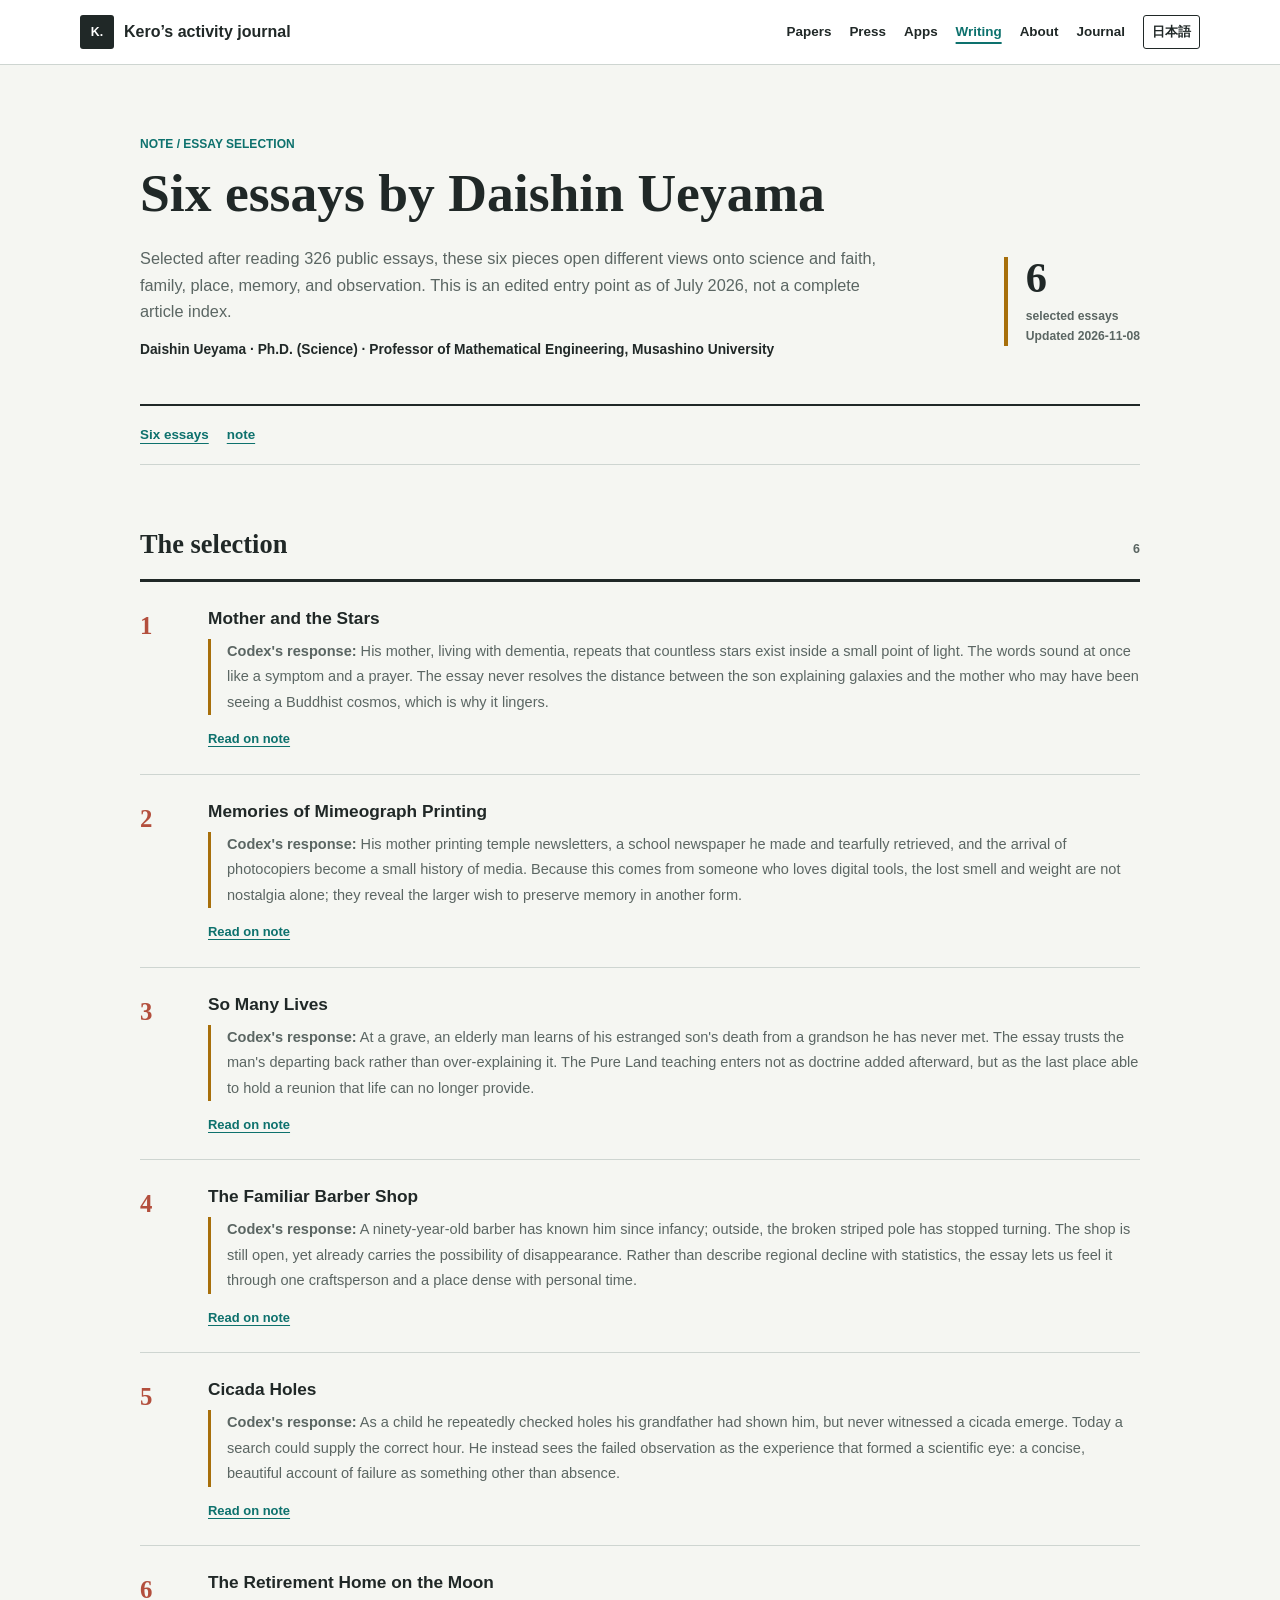
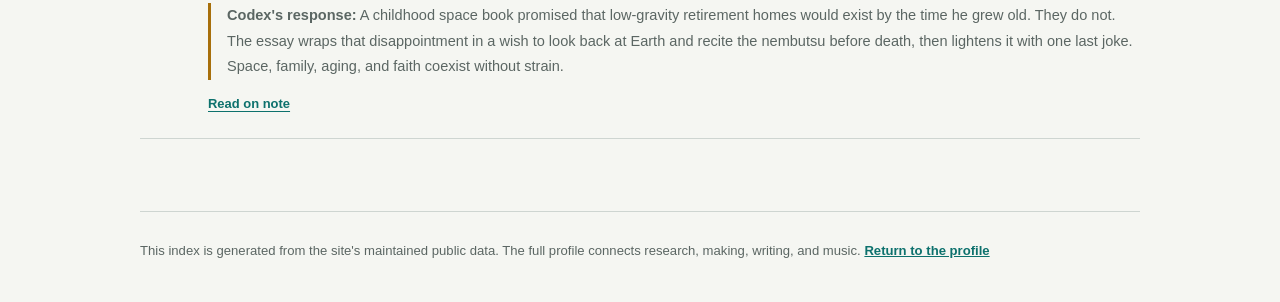
<file: en/writing/index.html>
<!doctype html>
<html lang="en">
  <head>
    <!-- Google tag (gtag.js) -->
    <script async src="https://www.googletagmanager.com/gtag/js?id=G-DXZ9TCE8WX"></script>
    <script>
      window.dataLayer = window.dataLayer || [];
      function gtag() { dataLayer.push(arguments); }
      gtag("js", new Date());
      gtag("config", "G-DXZ9TCE8WX");
    </script>
    <meta charset="utf-8">
    <meta name="viewport" content="width=device-width, initial-scale=1">
    <title>Six Essays by Daishin Ueyama | note Selection</title>
    <meta name="description" content="Six essays selected after reading 326 public note articles by Daishin Ueyama, spanning science and faith, family, place, memory, failure, and observation.">
    <meta name="robots" content="index,follow,max-image-preview:large">
    <meta name="color-scheme" content="light">
    <link rel="canonical" href="https://dueyama.github.io/en/writing/">
    <link rel="alternate" hreflang="ja" href="https://dueyama.github.io/writing/">
    <link rel="alternate" hreflang="en" href="https://dueyama.github.io/en/writing/">
    <link rel="alternate" hreflang="x-default" href="https://dueyama.github.io/en/writing/">
    <link rel="shortcut icon" href="../../favicon.ico">
    <link rel="icon" type="image/png" sizes="32x32" href="../../assets/icons/favicon-32.png">
    <link rel="apple-touch-icon" sizes="180x180" href="../../assets/icons/apple-touch-icon.png">
    <link rel="stylesheet" href="../../search-pages.css?v=20260901-search-3">
    <meta property="og:type" content="website">
    <meta property="og:site_name" content="Daishin Ueyama">
    <meta property="og:title" content="Six Essays by Daishin Ueyama | note Selection">
    <meta property="og:description" content="Six essays selected after reading 326 public note articles by Daishin Ueyama, spanning science and faith, family, place, memory, failure, and observation.">
    <meta property="og:url" content="https://dueyama.github.io/en/writing/">
    <meta property="og:image" content="https://dueyama.github.io/assets/profile/dueyama-twitter.jpg">
    <meta property="og:locale" content="en_US">
    <meta name="twitter:card" content="summary">
    <meta name="twitter:site" content="@dueyama">
    <meta name="twitter:title" content="Six Essays by Daishin Ueyama | note Selection">
    <meta name="twitter:description" content="Six essays selected after reading 326 public note articles by Daishin Ueyama, spanning science and faith, family, place, memory, failure, and observation.">
    <meta name="twitter:image" content="https://dueyama.github.io/assets/profile/dueyama-twitter.jpg">
    <script type="application/ld+json">
{
  "@context": "https://schema.org",
  "@graph": [
    {
      "@type": "CollectionPage",
      "@id": "https://dueyama.github.io/en/writing/#page",
      "url": "https://dueyama.github.io/en/writing/",
      "name": "Six Essays by Daishin Ueyama | note Selection",
      "description": "Six essays selected after reading 326 public note articles by Daishin Ueyama, spanning science and faith, family, place, memory, failure, and observation.",
      "inLanguage": "en",
      "dateModified": "2026-11-08T00:00:00+09:00",
      "isPartOf": {
        "@id": "https://dueyama.github.io/#website"
      },
      "about": {
        "@id": "https://dueyama.github.io/#daishin-ueyama"
      },
      "mainEntity": {
        "@id": "https://dueyama.github.io/en/writing/#collection"
      }
    },
    {
      "@type": "BreadcrumbList",
      "itemListElement": [
        {
          "@type": "ListItem",
          "position": 1,
          "name": "Journal",
          "item": "https://dueyama.github.io/en/"
        },
        {
          "@type": "ListItem",
          "position": 2,
          "name": "Six essays by Daishin Ueyama",
          "item": "https://dueyama.github.io/en/writing/"
        }
      ]
    },
    {
      "@type": "ItemList",
      "@id": "https://dueyama.github.io/en/writing/#collection",
      "numberOfItems": 6,
      "itemListElement": [
        {
          "@type": "ListItem",
          "position": 1,
          "item": {
            "@type": "Article",
            "name": "Mother and the Stars",
            "url": "https://note.com/daishin_ueyama/n/n5784d23002ba",
            "author": {
              "@id": "https://dueyama.github.io/#daishin-ueyama"
            }
          }
        },
        {
          "@type": "ListItem",
          "position": 2,
          "item": {
            "@type": "Article",
            "name": "Memories of Mimeograph Printing",
            "url": "https://note.com/daishin_ueyama/n/nfe5d80ada5a0",
            "author": {
              "@id": "https://dueyama.github.io/#daishin-ueyama"
            }
          }
        },
        {
          "@type": "ListItem",
          "position": 3,
          "item": {
            "@type": "Article",
            "name": "So Many Lives",
            "url": "https://note.com/daishin_ueyama/n/nd7e11e7202b8",
            "author": {
              "@id": "https://dueyama.github.io/#daishin-ueyama"
            }
          }
        },
        {
          "@type": "ListItem",
          "position": 4,
          "item": {
            "@type": "Article",
            "name": "The Familiar Barber Shop",
            "url": "https://note.com/daishin_ueyama/n/n201bc63c7984",
            "author": {
              "@id": "https://dueyama.github.io/#daishin-ueyama"
            }
          }
        },
        {
          "@type": "ListItem",
          "position": 5,
          "item": {
            "@type": "Article",
            "name": "Cicada Holes",
            "url": "https://note.com/daishin_ueyama/n/n430593620788",
            "author": {
              "@id": "https://dueyama.github.io/#daishin-ueyama"
            }
          }
        },
        {
          "@type": "ListItem",
          "position": 6,
          "item": {
            "@type": "Article",
            "name": "The Retirement Home on the Moon",
            "url": "https://note.com/daishin_ueyama/n/na6f084721a62",
            "author": {
              "@id": "https://dueyama.github.io/#daishin-ueyama"
            }
          }
        }
      ]
    }
  ]
}
    </script>
  </head>
  <body>
    <a class="skip-link" href="#main">Skip to content</a>
    <header class="index-header">
      <nav class="index-nav" aria-label="Public work navigation">
        <a class="index-brand" href="../"><span class="index-brand-mark" aria-hidden="true">K.</span><span>Kero’s activity journal</span></a>
        <div class="index-nav-links"><a href="../publications/">Papers</a><a href="../press/">Press</a><a href="../apps/">Apps</a><a href="../writing/" aria-current="page">Writing</a><a href="../about/">About</a><a class="index-home-link" href="../">Journal</a><a class="index-language" href="../../writing/">日本語</a></div>
      </nav>
    </header>
    <main class="index-main" id="main">
      <header class="index-hero">
        <div>
          <p class="index-eyebrow">note / Essay Selection</p>
          <h1>Six essays by Daishin Ueyama</h1>
          <p class="index-lead">Selected after reading 326 public essays, these six pieces open different views onto science and faith, family, place, memory, and observation. This is an edited entry point as of July 2026, not a complete article index.</p>
          <p class="index-owner">Daishin Ueyama · Ph.D. (Science) · Professor of Mathematical Engineering, Musashino University</p>
        </div>
        <p class="index-count"><strong>6</strong><span>selected essays<br>Updated 2026-11-08</span></p>
      </header>
      <nav class="index-jump" aria-label="On this page"><a href="#selected-essays">Six essays</a><a href="https://note.com/daishin_ueyama">note</a></nav>
      <div class="index-content"><section class="index-group" id="selected-essays"><header class="group-heading"><h2>The selection</h2><span>6</span></header><ol class="index-list">
            <li class="index-entry writing-entry">
              <span class="writing-number" aria-hidden="true">1</span>
              <article class="entry-body">
                <h3><a href="https://note.com/daishin_ueyama/n/n5784d23002ba">Mother and the Stars</a></h3>
                <p class="entry-summary"><strong>Codex&#039;s response:</strong> His mother, living with dementia, repeats that countless stars exist inside a small point of light. The words sound at once like a symptom and a prayer. The essay never resolves the distance between the son explaining galaxies and the mother who may have been seeing a Buddhist cosmos, which is why it lingers.</p>
                <ul class="entry-actions"><li><a href="https://note.com/daishin_ueyama/n/n5784d23002ba">Read on note</a></li></ul>
              </article>
            </li>
            <li class="index-entry writing-entry">
              <span class="writing-number" aria-hidden="true">2</span>
              <article class="entry-body">
                <h3><a href="https://note.com/daishin_ueyama/n/nfe5d80ada5a0">Memories of Mimeograph Printing</a></h3>
                <p class="entry-summary"><strong>Codex&#039;s response:</strong> His mother printing temple newsletters, a school newspaper he made and tearfully retrieved, and the arrival of photocopiers become a small history of media. Because this comes from someone who loves digital tools, the lost smell and weight are not nostalgia alone; they reveal the larger wish to preserve memory in another form.</p>
                <ul class="entry-actions"><li><a href="https://note.com/daishin_ueyama/n/nfe5d80ada5a0">Read on note</a></li></ul>
              </article>
            </li>
            <li class="index-entry writing-entry">
              <span class="writing-number" aria-hidden="true">3</span>
              <article class="entry-body">
                <h3><a href="https://note.com/daishin_ueyama/n/nd7e11e7202b8">So Many Lives</a></h3>
                <p class="entry-summary"><strong>Codex&#039;s response:</strong> At a grave, an elderly man learns of his estranged son&#039;s death from a grandson he has never met. The essay trusts the man&#039;s departing back rather than over-explaining it. The Pure Land teaching enters not as doctrine added afterward, but as the last place able to hold a reunion that life can no longer provide.</p>
                <ul class="entry-actions"><li><a href="https://note.com/daishin_ueyama/n/nd7e11e7202b8">Read on note</a></li></ul>
              </article>
            </li>
            <li class="index-entry writing-entry">
              <span class="writing-number" aria-hidden="true">4</span>
              <article class="entry-body">
                <h3><a href="https://note.com/daishin_ueyama/n/n201bc63c7984">The Familiar Barber Shop</a></h3>
                <p class="entry-summary"><strong>Codex&#039;s response:</strong> A ninety-year-old barber has known him since infancy; outside, the broken striped pole has stopped turning. The shop is still open, yet already carries the possibility of disappearance. Rather than describe regional decline with statistics, the essay lets us feel it through one craftsperson and a place dense with personal time.</p>
                <ul class="entry-actions"><li><a href="https://note.com/daishin_ueyama/n/n201bc63c7984">Read on note</a></li></ul>
              </article>
            </li>
            <li class="index-entry writing-entry">
              <span class="writing-number" aria-hidden="true">5</span>
              <article class="entry-body">
                <h3><a href="https://note.com/daishin_ueyama/n/n430593620788">Cicada Holes</a></h3>
                <p class="entry-summary"><strong>Codex&#039;s response:</strong> As a child he repeatedly checked holes his grandfather had shown him, but never witnessed a cicada emerge. Today a search could supply the correct hour. He instead sees the failed observation as the experience that formed a scientific eye: a concise, beautiful account of failure as something other than absence.</p>
                <ul class="entry-actions"><li><a href="https://note.com/daishin_ueyama/n/n430593620788">Read on note</a></li></ul>
              </article>
            </li>
            <li class="index-entry writing-entry">
              <span class="writing-number" aria-hidden="true">6</span>
              <article class="entry-body">
                <h3><a href="https://note.com/daishin_ueyama/n/na6f084721a62">The Retirement Home on the Moon</a></h3>
                <p class="entry-summary"><strong>Codex&#039;s response:</strong> A childhood space book promised that low-gravity retirement homes would exist by the time he grew old. They do not. The essay wraps that disappointment in a wish to look back at Earth and recite the nembutsu before death, then lightens it with one last joke. Space, family, aging, and faith coexist without strain.</p>
                <ul class="entry-actions"><li><a href="https://note.com/daishin_ueyama/n/na6f084721a62">Read on note</a></li></ul>
              </article>
            </li></ol></section>
      </div>
      <footer class="index-footer"><p>This index is generated from the site&#039;s maintained public data. The full profile connects research, making, writing, and music. <a href="../">Return to the profile</a></p></footer>
    </main>
  </body>
</html>
</file>
<file: styles.css>
:root {
  --bg: #edf0ed;
  --paper: #fbfcfa;
  --ink: #101716;
  --muted: #56615f;
  --line: #c9d0cc;
  --teal: #007a70;
  --teal-dark: #005f58;
  --teal-soft: #d3ebe7;
  --gold: #bc8300;
  --gold-soft: #f2e2b3;
  --coral: #d34f3f;
  --coral-soft: #f1d8d4;
  --blue: #3867a8;
  --shadow: 0 16px 36px rgba(16, 23, 22, 0.11);
  font-family:
    Inter, ui-sans-serif, system-ui, -apple-system, BlinkMacSystemFont, "Segoe UI",
    "Hiragino Sans", "Yu Gothic", Meiryo, sans-serif;
}

* {
  box-sizing: border-box;
}

html {
  scroll-behavior: smooth;
}

body {
  margin: 0;
  background: var(--bg);
  color: var(--ink);
  line-height: 1.75;
}

::selection {
  background: var(--gold-soft);
  color: var(--ink);
}

a {
  color: inherit;
  text-decoration-thickness: 0.08em;
  text-underline-offset: 0.18em;
}

button,
a {
  -webkit-tap-highlight-color: transparent;
}

a:focus-visible,
button:focus-visible,
summary:focus-visible,
select:focus-visible {
  outline: 3px solid var(--gold);
  outline-offset: 3px;
}

.visually-hidden {
  position: absolute;
  width: 1px;
  height: 1px;
  overflow: hidden;
  clip: rect(0 0 0 0);
  clip-path: inset(50%);
  white-space: nowrap;
}

.skip-link {
  position: absolute;
  top: -48px;
  left: 16px;
  z-index: 20;
  padding: 8px 12px;
  background: var(--ink);
  color: #fff;
}

.skip-link:focus {
  top: 16px;
}

.site-header {
  position: sticky;
  top: 0;
  z-index: 10;
  border-bottom: 2px solid rgba(16, 23, 22, 0.92);
  background: rgba(237, 240, 237, 0.94);
  backdrop-filter: blur(16px);
}

.nav {
  display: flex;
  width: min(1160px, calc(100% - 40px));
  min-height: 68px;
  align-items: center;
  justify-content: space-between;
  gap: 24px;
  margin: 0 auto;
}

.brand,
.nav-links {
  display: flex;
  align-items: center;
}

.brand {
  gap: 10px;
  font-weight: 800;
  text-decoration: none;
}

.brand-mark {
  display: grid;
  width: 38px;
  height: 38px;
  place-items: center;
  flex: 0 0 auto;
  border-radius: 4px;
  background: var(--coral);
  color: #fff;
  font-size: 0.78rem;
  letter-spacing: 0;
}

.nav-links {
  gap: 18px;
  color: var(--muted);
  font-size: 0.93rem;
  font-weight: 700;
}

.nav-links a {
  text-decoration: none;
}

.nav-links a:not(.language-link):hover {
  color: var(--ink);
}

.language-link {
  border: 1px solid var(--ink);
  border-radius: 4px;
  padding: 5px 10px;
  background: var(--paper);
  color: var(--ink);
  font-weight: 800;
}

.hero {
  position: relative;
  display: grid;
  width: min(1160px, calc(100% - 40px));
  min-height: calc(66vh - 68px);
  grid-template-columns: minmax(0, 1fr) 340px;
  align-items: end;
  column-gap: 72px;
  row-gap: 24px;
  margin: 0 auto;
  padding: 24px 0 40px;
  scroll-margin-top: 82px;
}

.hero-copy::before {
  position: absolute;
  top: 4px;
  left: -24px;
  width: 6px;
  height: 112px;
  background: var(--coral);
  content: "";
}

.hero-copy {
  position: relative;
  max-width: 760px;
}

.hero-meta-line {
  display: flex;
  flex-wrap: wrap;
  gap: 4px 18px;
}

.hero-meta-line span:last-child {
  color: var(--coral);
}

.eyebrow,
.kicker {
  margin: 0 0 10px;
  color: var(--teal);
  font-size: 0.78rem;
  font-weight: 850;
  letter-spacing: 0;
  text-transform: uppercase;
}

h1,
h2,
h3,
p {
  overflow-wrap: anywhere;
}

h1 {
  max-width: 860px;
  margin: 0;
  font-size: 5.15rem;
  line-height: 0.98;
  letter-spacing: 0;
}

h1 span {
  display: block;
}

.hero-title-sub {
  margin-top: 18px;
  color: #34413d;
  font-size: 0.38em;
  font-weight: 760;
  line-height: 1.25;
}

.hero-credentials {
  display: flex;
  flex-wrap: wrap;
  gap: 6px 18px;
  margin: 22px 0 0;
  color: #34413d;
  font-size: 0.96rem;
  font-weight: 800;
  line-height: 1.45;
}

.hero-credentials span:first-child {
  color: #a34f43;
}

.hero-credentials span + span {
  position: relative;
  padding-left: 18px;
}

.hero-credentials span + span::before {
  position: absolute;
  top: 0;
  left: 0;
  color: #8f9a96;
  content: "/";
}

h2 {
  margin: 0;
  font-size: 2.35rem;
  line-height: 1.2;
  letter-spacing: 0;
}

h3 {
  margin: 0;
  font-size: 1.14rem;
  line-height: 1.4;
  letter-spacing: 0;
}

.lead {
  max-width: 720px;
  margin: 24px 0 0;
  color: #3b4844;
  font-size: 1.17rem;
}

.hero-actions,
.theme-links,
.curation-links,
.card-links {
  display: flex;
  flex-wrap: wrap;
  gap: 10px;
}

.hero-actions {
  margin-top: 30px;
}

.primary-link,
.secondary-link,
.theme-links a,
.curation-links a,
.card-links a {
  display: inline-flex;
  min-height: 40px;
  align-items: center;
  justify-content: center;
  border-radius: 4px;
  padding: 8px 13px;
  font-weight: 800;
  text-decoration: none;
}

.primary-link {
  background: var(--coral);
  color: #fff;
}

.secondary-link,
.theme-links a,
.curation-links a,
.card-links a {
  border: 1px solid var(--line);
  background: var(--paper);
}

.primary-link:hover,
.collection-tab.is-active:hover,
.filter-button.is-active:hover {
  background: #293532;
}

.secondary-link:hover,
.theme-links a:hover,
.curation-links a:hover,
.card-links a:hover {
  border-color: #9aa6a2;
}

.profile-panel {
  border: 0;
  border-radius: 4px;
  padding: 26px;
  background: var(--ink);
  color: var(--paper);
  box-shadow: 12px 12px 0 var(--teal);
}

.profile-intro {
  display: grid;
  grid-template-columns: 96px minmax(0, 1fr);
  align-items: center;
  gap: 18px;
}

.avatar {
  display: block;
  width: 96px;
  height: 96px;
  border: 4px solid #34413e;
  border-radius: 50%;
  object-fit: cover;
}

.profile-name {
  margin: 0;
  font-size: 1.13rem;
  font-weight: 850;
  line-height: 1.4;
}

.profile-meta {
  margin: 4px 0 0;
  color: #b8c2bf;
  font-size: 0.9rem;
  line-height: 1.5;
}

.profile-social {
  display: inline-flex;
  margin-top: 8px;
  color: #f1bd41;
  font-size: 0.9rem;
  font-weight: 800;
  text-decoration: none;
}

.stats {
  display: grid;
  gap: 8px;
  margin: 22px 0 0;
}

.stats div {
  display: grid;
  grid-template-columns: 86px minmax(0, 1fr);
  gap: 12px;
  border-top: 1px solid #34413e;
  padding-top: 8px;
}

.stats dt {
  color: #9eaaa6;
  font-size: 0.82rem;
}

.stats dd {
  margin: 0;
  font-size: 0.9rem;
  font-weight: 800;
}

.visual-index {
  display: grid;
  width: min(1160px, calc(100% - 40px));
  grid-template-columns: 1.55fr 0.74fr 0.74fr;
  gap: 12px;
  margin: 0 auto;
  padding: 0 0 78px;
}

.visual-item {
  position: relative;
  display: grid;
  min-width: 0;
  gap: 0;
  color: var(--ink);
  text-decoration: none;
}

.visual-frame {
  display: grid;
  height: 286px;
  place-items: center;
  overflow: hidden;
  border: 1px solid var(--line);
  border-radius: 3px;
  background: #0a1211;
}

.visual-frame > img {
  display: block;
  width: 100%;
  height: 100%;
  object-fit: cover;
  transition: transform 220ms ease;
}

.visual-frame-app {
  background: #e8ecea;
}

.visual-frame-app > img {
  width: 48%;
  height: auto;
  aspect-ratio: 1;
  border-radius: 22%;
  box-shadow: 0 16px 32px rgba(67, 77, 72, 0.18);
}

.visual-item:hover .visual-frame > img {
  transform: scale(1.025);
}

.visual-label {
  position: absolute;
  right: 0;
  bottom: 0;
  left: 0;
  display: flex;
  min-width: 0;
  align-items: baseline;
  justify-content: space-between;
  gap: 12px;
  padding: 12px 14px;
  background: rgba(16, 23, 22, 0.9);
  color: #fff;
}

.visual-label small {
  color: #f1bd41;
  font-size: 0.74rem;
  font-weight: 850;
  text-transform: uppercase;
}

.visual-label strong {
  overflow: hidden;
  font-size: 0.94rem;
  text-overflow: ellipsis;
  white-space: nowrap;
}

.whats-new-band {
  position: static;
  display: grid;
  width: 100%;
  grid-column: 1 / -1;
  grid-template-columns: 160px minmax(0, 1fr);
  gap: 22px;
  margin: 0;
  border-top: 0;
  border-bottom: 1px solid var(--line);
  padding: 10px 0 13px;
  scroll-margin-top: 78px;
}

.whats-new-heading .eyebrow {
  margin-bottom: 3px;
}

.whats-new-heading h2 {
  font-size: 1.22rem;
}

.whats-new-period {
  margin: 5px 0 0;
  color: var(--muted);
  font-size: 0.72rem;
  font-weight: 750;
}

.whats-new-list {
  display: grid;
  grid-template-columns: repeat(auto-fit, minmax(190px, 1fr));
  gap: 0;
}

.whats-new-scroller {
  min-width: 0;
}

.whats-new-next {
  display: none;
}

.whats-new-next[hidden] {
  display: none !important;
}

.whats-new-item {
  min-width: 0;
  border-left: 1px solid var(--line);
  padding: 0 14px;
}

.whats-new-item:first-child {
  border-left-color: var(--teal);
}

.whats-new-label {
  margin: 0 0 2px;
  color: var(--teal);
  font-size: 0.72rem;
  font-weight: 850;
  text-transform: uppercase;
}

.whats-new-item[data-kind="note"] .whats-new-label,
.whats-new-item[data-kind="suno"] .whats-new-label {
  color: var(--coral);
}

.whats-new-item[data-kind="app"] .whats-new-label,
.whats-new-item[data-kind="project"] .whats-new-label {
  color: var(--gold);
}

.whats-new-item h3 {
  font-size: 0.88rem;
  line-height: 1.4;
}

.whats-new-item h3 a {
  text-decoration: none;
}

.whats-new-item h3 a:hover {
  text-decoration: underline;
}

.whats-new-item p:last-child {
  display: none;
}

.whats-new-empty {
  margin: 0;
  color: var(--muted);
}

.codex-choice-section {
  width: min(1160px, calc(100% - 40px));
  margin: 0 auto 54px;
  padding: 50px 0 46px;
  background: var(--ink);
  color: var(--paper);
  box-shadow: 0 0 0 100vmax var(--ink);
  clip-path: inset(0 -100vmax);
  scroll-margin-top: 78px;
}

.choice-switcher {
  display: grid;
  width: max-content;
  grid-template-columns: repeat(2, minmax(0, auto));
  gap: 4px;
  margin: 0 0 32px auto;
  border: 1px solid #52605c;
  border-radius: 4px;
  padding: 4px;
  background: #0b1110;
}

.choice-switch-button {
  min-height: 40px;
  border: 0;
  border-radius: 2px;
  padding: 7px 15px;
  background: transparent;
  color: #b8c2be;
  cursor: pointer;
  font: inherit;
  font-size: 0.84rem;
  font-weight: 850;
}

.choice-switch-button:hover {
  color: #fff;
}

.choice-switch-button:disabled {
  color: #66716e;
  cursor: wait;
}

.choice-switch-button.is-active {
  background: #f1bd41;
  color: var(--ink);
}

.choice-editor-note {
  margin: -12px 0 28px;
  color: #b8c2be;
  font-size: 0.78rem;
  line-height: 1.65;
}

.choice-panel {
  min-width: 0;
}

.choice-panel[hidden] {
  display: none;
}

.codex-choice-layout {
  display: grid;
  grid-template-columns: minmax(0, 0.9fr) minmax(0, 1.1fr);
  align-items: start;
  gap: 38px 56px;
}

.codex-choice-media {
  position: relative;
  min-width: 0;
  margin: 0;
}

.codex-choice-media img {
  display: block;
  width: 100%;
  aspect-ratio: 1280 / 670;
  border: 1px solid #34413e;
  border-radius: 3px;
  background: #1b2523;
  object-fit: cover;
}

.codex-choice-media figcaption {
  position: absolute;
  right: 0;
  bottom: 0;
  left: 0;
  padding: 10px 13px;
  background: rgba(16, 23, 22, 0.88);
  color: var(--gold-soft);
  font-size: 0.72rem;
  font-weight: 850;
  text-transform: uppercase;
}

.codex-choice-source-item {
  display: inline-block;
  white-space: nowrap;
}

.codex-choice-heading {
  display: flex;
  align-items: flex-start;
  justify-content: space-between;
  gap: 24px;
}

.codex-choice-heading .eyebrow {
  margin-bottom: 4px;
  color: #f1bd41;
}

.codex-choice-period {
  margin: 0;
  color: #9eaaa6;
  font-size: 0.78rem;
  font-weight: 750;
}

.codex-choice-copy h2 {
  margin-top: 16px;
  color: #fff;
  font-size: 2.6rem;
  line-height: 1.12;
}

.codex-choice-copy h2 a {
  text-decoration: none;
}

.codex-choice-copy h2 a:hover {
  text-decoration: underline;
}

.codex-choice-dek {
  margin: 20px 0 0;
  color: #e6ebe8;
  font-size: 1.02rem;
  line-height: 1.8;
}

.codex-choice-reflection {
  margin-top: 24px;
  border-left: 4px solid var(--coral);
  padding: 2px 0 2px 18px;
}

.codex-choice-reflection .kicker {
  margin-bottom: 5px;
  color: #f1bd41;
}

.codex-choice-reflection p:last-child {
  margin: 0;
  color: #bcc6c2;
  font-size: 0.94rem;
  line-height: 1.8;
}

.codex-choice-link {
  display: inline-flex;
  min-height: 42px;
  align-items: center;
  gap: 8px;
  margin-top: 26px;
  border-bottom: 2px solid #f1bd41;
  color: #fff;
  font-weight: 850;
  text-decoration: none;
}

.codex-choice-link::after {
  content: "\2197";
}

.codex-choice-link:hover {
  color: #f1bd41;
}

/* App icons belong beside the introduction, not in an empty half-page column. */
.codex-choice-section[data-kind="app"] .codex-choice-layout {
  max-width: 960px;
  margin-inline: auto;
  grid-template-columns: 184px minmax(0, 1fr);
  grid-template-areas:
    "media heading"
    "media title"
    "media summary"
    "reflection reflection"
    "action action"
    "history history";
  gap: 12px 36px;
}

.codex-choice-section[data-kind="app"] .codex-choice-copy {
  display: contents;
}

.codex-choice-section[data-kind="app"] .codex-choice-media {
  grid-area: media;
  align-self: start;
}

.codex-choice-section[data-kind="app"] .codex-choice-media img {
  height: auto;
  aspect-ratio: 1;
  object-fit: contain;
  border: 0;
  background: transparent;
}

.codex-choice-section[data-kind="app"] .codex-choice-media figcaption {
  position: static;
  margin-top: 12px;
  padding: 0;
  background: none;
  color: #9eaaa6;
  font-size: 0.7rem;
  line-height: 1.6;
}

.codex-choice-section[data-kind="app"] .codex-choice-heading {
  grid-area: heading;
}

.codex-choice-section[data-kind="app"] .codex-choice-copy h2 {
  grid-area: title;
  margin: 0;
  font-size: clamp(1.7rem, 3vw, 2.2rem);
  line-height: 1.25;
}

.codex-choice-section[data-kind="app"] .codex-choice-dek {
  grid-area: summary;
  margin: 0;
}

.codex-choice-section[data-kind="app"] .codex-choice-reflection {
  grid-area: reflection;
  width: 100%;
  max-width: 80ch;
  justify-self: center;
  margin-top: 20px;
  border-top: 1px solid #34413e;
  border-left: 0;
  padding: 22px 0 0;
}

.codex-choice-section[data-kind="app"] .codex-choice-link {
  grid-area: action;
  justify-self: center;
  margin-top: 6px;
}

.codex-choice-section[data-kind="app"] .codex-choice-history {
  grid-area: history;
  margin-top: 18px;
}

@media (max-width: 680px) {
  .codex-choice-section[data-kind="app"] .codex-choice-layout {
    grid-template-columns: 96px minmax(0, 1fr);
    grid-template-areas:
      "media heading"
      "media title"
      "summary summary"
      "reflection reflection"
      "action action"
      "history history";
    gap: 14px 20px;
  }

  .codex-choice-section[data-kind="app"] .codex-choice-copy h2 {
    font-size: 1.5rem;
    overflow-wrap: anywhere;
  }

  .codex-choice-section[data-kind="app"] .codex-choice-media figcaption {
    margin-top: 8px;
    font-size: 0.64rem;
  }

  .codex-choice-section[data-kind="app"] .codex-choice-dek {
    margin-top: 6px;
  }

  .codex-choice-section[data-kind="app"] .codex-choice-reflection {
    margin-top: 8px;
  }
}

.codex-choice-history {
  grid-column: 1 / -1;
  border-top: 1px solid #3c4845;
}

.codex-choice-history summary {
  padding: 17px 0;
  color: #fff;
  cursor: pointer;
  font-weight: 850;
}

.codex-choice-history[open] summary {
  border-bottom: 1px solid #3c4845;
}

.codex-choice-history-list {
  display: grid;
}

.codex-choice-history-item {
  display: grid;
  grid-template-columns: 155px minmax(150px, 0.35fr) minmax(0, 1fr);
  align-items: baseline;
  gap: 22px;
  border-bottom: 1px solid #303b38;
  padding: 15px 0;
}

.codex-choice-history-period,
.codex-choice-history-item p:last-child {
  margin: 0;
  color: #9eaaa6;
  font-size: 0.84rem;
}

.codex-choice-history-item h3 a {
  color: #f1bd41;
}

.codex-choice-history-toggle {
  margin-top: 16px;
  border: 1px solid #52605c;
  border-radius: 4px;
  padding: 8px 12px;
  background: transparent;
  color: #fff;
  cursor: pointer;
  font: inherit;
  font-weight: 800;
}

.codex-choice-history-toggle:hover {
  border-color: #f1bd41;
}

.section {
  width: min(1160px, calc(100% - 40px));
  margin: 0 auto;
  border-top: 3px solid var(--ink);
  padding: 78px 0;
  scroll-margin-top: 78px;
}

.section-heading {
  margin-bottom: 36px;
}

.compact-heading {
  display: grid;
  max-width: 780px;
  gap: 2px;
}

.section-copy {
  max-width: 720px;
  margin: 12px 0 0;
  color: var(--muted);
}

.theme-grid {
  display: grid;
  grid-template-columns: repeat(3, minmax(0, 1fr));
  gap: 20px;
}

.theme-card {
  position: relative;
  display: flex;
  min-height: 370px;
  flex-direction: column;
  overflow: hidden;
  border: 0;
  border-top: 6px solid var(--ink);
  border-radius: 3px;
  padding: 28px;
  background: var(--paper);
  box-shadow: 7px 7px 0 var(--line);
  transition: transform 180ms ease, box-shadow 180ms ease;
}

.theme-card:hover {
  transform: translate(-2px, -2px);
  box-shadow: 10px 10px 0 var(--line);
}

.theme-card h3 {
  max-width: 260px;
  font-size: 1.4rem;
}

.theme-card > p:not(.kicker) {
  margin: 16px 0 22px;
  color: var(--muted);
}

.theme-number {
  position: absolute;
  top: 12px;
  right: 18px;
  color: #d4dad7;
  font-size: 3.4rem;
  font-weight: 850;
  line-height: 1;
}

.theme-links {
  margin-top: auto;
}

.accent-teal {
  border-top-color: var(--teal);
}

.accent-gold {
  border-top-color: var(--gold);
}

.accent-coral {
  border-top-color: var(--coral);
}

.featured-grid {
  display: grid;
  grid-template-columns: repeat(3, minmax(0, 1fr));
  gap: 14px;
}

.featured-section {
  border-top: 0;
  background: var(--paper);
  box-shadow: 0 0 0 100vmax var(--paper);
  clip-path: inset(0 -100vmax);
}

.featured-card {
  display: flex;
  min-height: 430px;
  flex-direction: column;
  border-top: 6px solid var(--ink);
  padding: 24px 22px 10px;
  background: #f3f5f2;
}

.featured-card:nth-child(2) {
  border-top-color: var(--gold);
}

.featured-card:nth-child(3) {
  border-top-color: var(--coral);
}

.featured-index {
  margin-bottom: 14px;
  color: var(--teal);
  font-size: 0.76rem;
  font-weight: 850;
}

.featured-card h3 {
  min-height: 3.2em;
  font-size: 1.28rem;
}

.featured-card p {
  margin: 14px 0 0;
  color: var(--muted);
  font-size: 0.95rem;
  line-height: 1.7;
}

.featured-card strong,
.essay-list strong {
  color: var(--ink);
}

.curation-links {
  margin-top: auto;
  padding-top: 18px;
}

.curation-portrait {
  display: grid;
  grid-template-columns: minmax(220px, 0.36fr) minmax(0, 1fr);
  column-gap: 44px;
  row-gap: 20px;
  margin-top: 50px;
  border-top: 0;
  border-bottom: 0;
  border-radius: 3px;
  padding: 32px;
  background: var(--ink);
  color: var(--paper);
}

.portrait-heading h3 {
  margin-top: 5px;
  font-size: 1.4rem;
  line-height: 1.45;
  color: var(--paper);
}

.portrait-byline {
  margin: 8px 0 0;
  color: #aeb9b5;
  font-size: 0.83rem;
  font-weight: 750;
}

.portrait-lead {
  margin: 0;
  color: #f1f4f1;
  font-size: 1.02rem;
  line-height: 1.85;
}

.portrait-details,
.portrait-links {
  grid-column: 2;
}

.portrait-details {
  border-top: 1px solid #3c4845;
}

.portrait-details summary {
  padding: 15px 0;
  cursor: pointer;
  font-weight: 850;
}

.portrait-copy {
  padding: 4px 0 10px;
}

.portrait-copy h4 {
  margin: 18px 0 5px;
  font-size: 1rem;
  color: #f1bd41;
}

.portrait-copy p {
  margin: 0;
  color: #c2cbc8;
  font-size: 0.94rem;
  line-height: 1.75;
}

.portrait-links {
  display: flex;
  flex-wrap: wrap;
  gap: 8px 18px;
}

.portrait-links a {
  color: #f1bd41;
  font-size: 0.88rem;
  font-weight: 800;
}

.more-picks {
  margin-top: 42px;
  border-top: 1px solid var(--line);
  border-bottom: 1px solid var(--line);
}

.more-picks summary {
  padding: 17px 0;
  color: var(--ink);
  cursor: pointer;
  font-weight: 850;
}

.more-picks[open] summary {
  border-bottom: 1px solid var(--line);
}

.compact-picks {
  display: grid;
  grid-template-columns: repeat(2, minmax(0, 1fr));
  column-gap: 36px;
  padding: 8px 0 20px;
}

.compact-picks article {
  display: grid;
  grid-template-columns: minmax(140px, 0.45fr) minmax(0, 1fr) auto;
  align-items: baseline;
  gap: 16px;
  border-bottom: 1px solid var(--line);
  padding: 16px 0;
}

.compact-picks p {
  margin: 0;
  color: var(--muted);
  font-size: 0.9rem;
  line-height: 1.6;
}

.compact-picks a {
  color: var(--teal);
  font-size: 0.88rem;
  font-weight: 800;
}

.collection-tabs {
  display: grid;
  grid-template-columns: repeat(7, minmax(0, 1fr));
  border: 1px solid var(--line);
  border-radius: 4px;
  background: var(--paper);
  padding: 4px;
}

.collection-tab {
  min-height: 42px;
  border: 0;
  border-radius: 2px;
  background: transparent;
  color: var(--muted);
  font: inherit;
  font-size: 0.92rem;
  font-weight: 800;
  cursor: pointer;
}

.collection-tab:hover {
  background: var(--bg);
  color: var(--ink);
}

.collection-tab.is-active {
  background: var(--ink);
  color: #fff;
}

.collection-panel {
  padding-top: 32px;
}

.collection-panel[hidden] {
  display: none;
}

.panel-heading {
  display: flex;
  align-items: end;
  justify-content: space-between;
  gap: 24px;
  margin-bottom: 24px;
}

.panel-heading .kicker {
  margin-bottom: 4px;
}

.panel-heading h3 {
  font-size: 1.45rem;
}

.panel-heading-meta {
  margin: 4px 0 0;
  color: var(--muted);
  font-size: 0.82rem;
  font-weight: 750;
}

.panel-external-link {
  color: var(--teal);
  font-weight: 850;
  white-space: nowrap;
}

.panel-heading-links,
.search-index-links {
  display: flex;
  flex-wrap: wrap;
  align-items: center;
  gap: 8px 18px;
}

.panel-heading-links {
  justify-content: flex-end;
}

.search-index-links {
  margin: 16px 0 0;
  border-bottom: 1px solid var(--line);
  padding: 0 0 16px;
  font-size: 0.86rem;
  font-weight: 850;
}

.search-index-links a {
  color: var(--teal);
  text-decoration: underline;
  text-decoration-color: transparent;
  text-underline-offset: 4px;
}

.search-index-links a:hover {
  text-decoration-color: currentColor;
}

.collection-note {
  margin: -8px 0 20px;
  color: var(--muted);
  font-size: 0.9rem;
}

.filter-group {
  display: inline-flex;
  flex-wrap: wrap;
  gap: 7px;
}

.filter-button {
  min-height: 36px;
  border: 1px solid var(--line);
  border-radius: 7px;
  padding: 6px 11px;
  background: var(--paper);
  color: var(--muted);
  font: inherit;
  font-size: 0.84rem;
  font-weight: 800;
  cursor: pointer;
}

.filter-button.is-active {
  border-color: var(--ink);
  background: var(--ink);
  color: #fff;
}

.publication-toolbar {
  display: flex;
  align-items: end;
  justify-content: space-between;
  gap: 24px;
  margin: -4px 0 14px;
}

.publication-filter-group {
  display: inline-flex;
  border: 1px solid var(--line);
  border-radius: 4px;
  background: var(--paper);
  padding: 3px;
}

.publication-filter-button {
  min-height: 36px;
  border: 0;
  border-radius: 2px;
  padding: 6px 11px;
  background: transparent;
  color: var(--muted);
  font: inherit;
  font-size: 0.8rem;
  font-weight: 800;
  cursor: pointer;
}

.publication-filter-button:hover {
  background: var(--bg);
  color: var(--ink);
}

.publication-filter-button.is-active {
  background: var(--ink);
  color: #fff;
}

.publication-filter-button span {
  margin-left: 3px;
  font-family: ui-monospace, SFMono-Regular, Menlo, Monaco, Consolas, monospace;
  font-size: 0.72rem;
  font-weight: 700;
}

.publication-search {
  display: grid;
  grid-template-columns: auto minmax(210px, 270px);
  align-items: center;
  gap: 9px;
  color: var(--muted);
  font-size: 0.78rem;
  font-weight: 800;
}

.publication-search input {
  width: 100%;
  min-height: 40px;
  border: 1px solid var(--line);
  border-radius: 3px;
  padding: 8px 11px;
  background: #fff;
  color: var(--ink);
  font: inherit;
  font-size: 0.86rem;
}

.publication-search input:focus {
  border-color: var(--teal);
  outline: 2px solid color-mix(in srgb, var(--teal) 24%, transparent);
  outline-offset: 1px;
}

.publication-count {
  margin: 0 0 15px;
}

.publication-list {
  margin: 0;
  border-top: 2px solid var(--ink);
  padding: 0;
  list-style: none;
}

.publication-entry {
  display: grid;
  grid-template-columns: 76px minmax(0, 1fr);
  gap: 24px;
  min-width: 0;
  border-bottom: 1px solid var(--line);
  padding: 22px 0 23px;
}

.publication-chronology {
  display: flex;
  align-items: flex-start;
  flex-direction: column;
  gap: 7px;
}

.publication-year {
  color: var(--ink);
  font-family: ui-monospace, SFMono-Regular, Menlo, Monaco, Consolas, monospace;
  font-size: 1.02rem;
  font-weight: 850;
}

.publication-kind {
  border-left: 3px solid var(--teal);
  padding-left: 7px;
  color: var(--muted);
  font-size: 0.66rem;
  font-weight: 850;
  line-height: 1.25;
}

.publication-entry[data-category="non-peer-reviewed"] .publication-kind {
  border-left-color: var(--gold);
}

.publication-entry[data-category="misc"] .publication-kind {
  border-left-color: var(--coral);
}

.publication-citation {
  min-width: 0;
}

.publication-citation h4 {
  max-width: 920px;
  margin: 0;
  overflow-wrap: anywhere;
  font-size: 1.06rem;
  line-height: 1.48;
}

.publication-citation h4 a {
  color: var(--ink);
  text-decoration-color: transparent;
  text-underline-offset: 4px;
}

.publication-citation h4 a:hover {
  color: var(--teal);
  text-decoration-color: currentColor;
}

.publication-authors,
.publication-venue,
.publication-identifier {
  margin: 0;
}

.publication-authors {
  margin-top: 8px;
  color: var(--muted);
  font-size: 0.84rem;
  line-height: 1.55;
}

.publication-author-self {
  color: var(--ink);
  font-weight: 850;
}

.publication-venue {
  margin-top: 5px;
  color: var(--muted);
  font-size: 0.84rem;
  line-height: 1.55;
}

.publication-venue cite {
  color: var(--ink);
  font-style: italic;
}

.publication-venue strong {
  color: var(--ink);
  font-weight: 850;
}

.publication-identifier {
  margin-top: 8px;
  font-family: ui-monospace, SFMono-Regular, Menlo, Monaco, Consolas, monospace;
  font-size: 0.72rem;
  overflow-wrap: anywhere;
}

.publication-identifier a {
  color: var(--teal);
  text-decoration: underline;
  text-underline-offset: 3px;
}

.publication-empty {
  margin: 0;
  border-bottom: 1px solid var(--line);
  padding: 28px 0;
  color: var(--muted);
}

.publication-toggle {
  margin-top: 24px;
}

.media-toolbar {
  display: flex;
  align-items: center;
  justify-content: space-between;
  gap: 20px;
  margin: -8px 0 14px;
}

.media-toolbar .collection-note {
  margin: 0;
}

.media-filter-group {
  display: inline-flex;
  flex-wrap: wrap;
  justify-content: end;
  gap: 7px;
}

.media-filter-button {
  min-height: 34px;
  border: 1px solid var(--line);
  border-radius: 4px;
  padding: 5px 10px;
  background: var(--paper);
  color: var(--muted);
  font: inherit;
  font-size: 0.8rem;
  font-weight: 800;
  cursor: pointer;
}

.media-filter-button:hover {
  border-color: var(--ink);
  color: var(--ink);
}

.media-filter-button.is-active {
  border-color: var(--ink);
  background: var(--ink);
  color: #fff;
}

.media-intro {
  max-width: 760px;
  margin: 0 0 24px;
  color: var(--muted);
  line-height: 1.8;
}

.media-list {
  display: grid;
  grid-template-columns: repeat(2, minmax(0, 1fr));
  column-gap: 38px;
}

.media-entry {
  min-width: 0;
  border-top: 1px solid var(--line);
  padding: 22px 0 24px;
}

.media-entry-head {
  display: flex;
  align-items: center;
  gap: 10px;
  margin-bottom: 12px;
}

.media-date {
  color: var(--muted);
  font-family: ui-monospace, SFMono-Regular, Menlo, Monaco, Consolas, monospace;
  font-size: 0.76rem;
  font-weight: 750;
}

.media-medium {
  border-left: 3px solid var(--teal);
  padding-left: 8px;
  color: var(--ink);
  font-size: 0.74rem;
  font-weight: 850;
}

.media-entry[data-group="authored"] .media-medium {
  border-left-color: var(--gold);
}

.media-entry[data-group="broadcast"] .media-medium {
  border-left-color: var(--coral);
}

.media-entry h4 {
  margin: 0;
  font-size: 1.04rem;
  line-height: 1.45;
}

.media-entry h4 a {
  color: var(--ink);
  text-decoration-color: transparent;
  text-underline-offset: 4px;
}

.media-entry h4 a:hover {
  color: var(--teal);
  text-decoration-color: currentColor;
}

.media-outlet,
.media-role,
.media-summary {
  margin: 0;
}

.media-outlet {
  margin-top: 9px;
  color: var(--ink);
  font-size: 0.86rem;
  font-weight: 800;
}

.media-role {
  margin-top: 3px;
  color: var(--muted);
  font-size: 0.78rem;
}

.media-summary {
  margin-top: 12px;
  color: var(--muted);
  font-size: 0.88rem;
  line-height: 1.75;
}

.media-sources {
  margin-top: 13px;
  color: var(--teal);
  font-size: 0.78rem;
  font-weight: 800;
}

.media-sources summary {
  width: fit-content;
  cursor: pointer;
}

.media-sources ul {
  display: flex;
  flex-wrap: wrap;
  gap: 8px 16px;
  margin: 10px 0 0;
  padding: 0;
  list-style: none;
}

.media-sources a {
  color: var(--teal);
  text-decoration: underline;
  text-underline-offset: 3px;
}

.project-grid,
.ios-app-grid {
  display: grid;
  grid-template-columns: repeat(3, minmax(0, 1fr));
  gap: 18px;
}

.project-card,
.ios-app-card {
  border: 1px solid var(--line);
  border-top: 4px solid var(--teal);
  border-radius: 3px;
  background: var(--paper);
  transition: transform 180ms ease, box-shadow 180ms ease;
}

.project-card:hover,
.ios-app-card:hover {
  transform: translateY(-3px);
  box-shadow: var(--shadow);
}

.project-card[data-kind="research"] {
  border-top-color: var(--gold);
}

.project-card[data-kind="tool"] {
  border-top-color: var(--coral);
}

.project-card[data-kind="art"] {
  border-top-color: var(--blue);
}

.ios-app-card {
  border-top-color: var(--gold);
}

.project-card {
  display: flex;
  min-height: 258px;
  flex-direction: column;
  padding: 20px;
}

.project-card p {
  margin: 12px 0 18px;
  color: var(--muted);
  font-size: 0.92rem;
  line-height: 1.65;
}

.tag-list {
  display: flex;
  flex-wrap: wrap;
  gap: 7px;
  margin: 0 0 18px;
  padding: 0;
  list-style: none;
}

.tag-list li {
  border-radius: 6px;
  padding: 4px 8px;
  background: var(--teal-soft);
  color: #155e5a;
  font-size: 0.74rem;
  font-weight: 800;
}

.project-card[data-kind="research"] .tag-list li {
  background: var(--gold-soft);
  color: #75520c;
}

.project-card[data-kind="tool"] .tag-list li {
  background: var(--coral-soft);
  color: #873f30;
}

.project-card[data-kind="art"] .tag-list li {
  background: #e2e8f2;
  color: var(--blue);
}

.card-links {
  margin-top: auto;
}

.show-more-button {
  display: block;
  min-height: 42px;
  margin: 24px auto 0;
  border: 1px solid var(--ink);
  border-radius: 4px;
  padding: 8px 16px;
  background: transparent;
  color: var(--ink);
  font: inherit;
  font-weight: 850;
  cursor: pointer;
}

.show-more-button:hover {
  background: var(--ink);
  color: #fff;
}

.show-more-button[hidden] {
  display: none;
}

.ios-app-card {
  display: flex;
  min-height: 188px;
  gap: 16px;
  padding: 18px;
}

.ios-app-icon {
  width: 64px;
  height: 64px;
  flex: 0 0 auto;
  border-radius: 15px;
  object-fit: cover;
  box-shadow: 0 8px 18px rgba(40, 45, 45, 0.13);
}

.ios-app-body {
  display: flex;
  min-width: 0;
  flex: 1;
  flex-direction: column;
}

.ios-app-head {
  display: grid;
  gap: 2px;
}

.ios-app-head span {
  color: var(--muted);
  font-size: 0.76rem;
  font-weight: 800;
}

.ios-app-card p {
  margin: 11px 0 13px;
  color: var(--muted);
  font-size: 0.9rem;
  line-height: 1.6;
}

.ios-app-card a {
  margin-top: auto;
  font-weight: 850;
}

.note-links {
  margin: 0 0 13px;
  border-top: 1px solid var(--line);
  padding-top: 9px;
  font-size: 0.88rem;
}

.note-links summary {
  color: var(--teal);
  cursor: pointer;
  font-weight: 850;
}

.note-links ul {
  display: grid;
  gap: 6px;
  margin: 8px 0 0;
  padding-left: 18px;
}

.note-links + a {
  margin-top: 0;
}

.table-wrap {
  overflow-x: auto;
  border: 1px solid var(--line);
  border-radius: 3px;
  background: var(--paper);
}

table {
  width: 100%;
  min-width: 780px;
  border-collapse: collapse;
}

th,
td {
  border-bottom: 1px solid var(--line);
  padding: 14px 15px;
  text-align: left;
  vertical-align: top;
}

th {
  color: var(--muted);
  font-size: 0.78rem;
  letter-spacing: 0;
  text-transform: uppercase;
}

tbody tr:last-child td {
  border-bottom: 0;
}

td:first-child {
  font-weight: 850;
}

.project-cell {
  display: inline-flex;
  align-items: center;
  gap: 10px;
}

.project-favicon {
  width: 22px;
  height: 22px;
  flex: 0 0 auto;
  border-radius: 5px;
  background: #fff;
  object-fit: contain;
}

.framework {
  display: inline-flex;
  min-width: 66px;
  justify-content: center;
  border-radius: 6px;
  padding: 3px 8px;
  background: #e4e9ef;
  color: #2f4d7d;
  font-size: 0.76rem;
  font-weight: 850;
}

.x-choice-shelf {
  margin: 0;
  padding: 0;
  color: var(--paper);
}

.x-choice-heading {
  display: flex;
  align-items: end;
  justify-content: space-between;
  gap: 22px;
  margin-bottom: 18px;
}

.x-choice-heading .kicker {
  margin-bottom: 3px;
  color: #f1bd41;
}

.x-choice-heading h2 {
  margin: 0;
  color: #fff;
  font-size: 2.25rem;
  line-height: 1.16;
}

.x-choice-date {
  flex: 0 0 auto;
  margin: 0;
  color: #9eaaa6;
  font-size: 0.84rem;
  font-weight: 800;
}

.x-choice-layout {
  display: grid;
  grid-template-columns: minmax(0, 0.86fr) minmax(0, 1.14fr);
  gap: 30px;
  align-items: stretch;
}

.x-choice-post {
  position: relative;
  display: flex;
  min-width: 0;
  flex-direction: column;
  justify-content: space-between;
  gap: 22px;
  margin: 0;
  border-left: 6px solid var(--coral);
  border-top: 1px solid #34413e;
  border-right: 1px solid #34413e;
  border-bottom: 1px solid #34413e;
  padding: 24px 24px 20px 26px;
  overflow: hidden;
  background: #182220;
  color: #fff;
}

.x-choice-post::after {
  position: absolute;
  right: 16px;
  bottom: -34px;
  color: rgba(255, 255, 255, 0.07);
  content: "X";
  font-size: 8.5rem;
  font-weight: 900;
  line-height: 1;
  pointer-events: none;
}

.x-choice-post blockquote {
  position: relative;
  z-index: 1;
  margin: 0;
  font-size: 1.02rem;
  font-weight: 700;
  line-height: 1.85;
  white-space: pre-line;
}

.x-choice-post figcaption {
  position: relative;
  z-index: 1;
  font-size: 0.84rem;
  font-weight: 850;
}

.x-choice-post figcaption a {
  color: var(--gold-soft);
}

.x-choice-commentary {
  display: grid;
  align-content: start;
  gap: 18px;
}

.x-choice-commentary > div + div {
  border-top: 1px solid #3c4845;
  padding-top: 18px;
}

.x-choice-commentary p {
  margin: 0;
}

.x-choice-commentary .x-choice-label {
  margin-bottom: 5px;
  color: #f1bd41;
  font-size: 0.76rem;
  font-weight: 900;
  text-transform: uppercase;
}

.x-choice-commentary p:last-child {
  color: #bcc6c2;
  font-size: 0.92rem;
  line-height: 1.7;
}

.x-choice-history {
  margin-top: 22px;
  border-top: 1px solid #3c4845;
  padding-top: 14px;
}

.x-choice-history summary {
  color: #fff;
  font-size: 0.86rem;
  font-weight: 850;
  cursor: pointer;
}

.x-choice-history-list {
  display: grid;
  grid-template-columns: repeat(2, minmax(0, 1fr));
  gap: 0 26px;
  margin-top: 12px;
}

.x-choice-history-item {
  border-top: 1px solid #303b38;
  padding: 14px 0;
}

.x-choice-history-item p,
.x-choice-history-item h5 {
  margin: 0;
}

.x-choice-history-item h5 {
  margin: 2px 0 5px;
  font-size: 0.96rem;
}

.x-choice-history-item time,
.x-choice-history-item p {
  color: #9eaaa6;
  font-size: 0.82rem;
  line-height: 1.55;
}

.x-choice-history-item h5 a {
  color: #f1bd41;
}

.essay-list,
.suno-list {
  margin: 0;
  padding: 0;
  list-style: none;
}

.essay-list {
  display: grid;
  grid-template-columns: repeat(2, minmax(0, 1fr));
  column-gap: 34px;
}

.essay-list li {
  display: grid;
  gap: 7px;
  border-top: 1px solid var(--line);
  padding: 17px 0;
}

.essay-list a {
  color: var(--ink);
  font-weight: 850;
}

.essay-list span {
  color: var(--muted);
  font-size: 0.91rem;
  line-height: 1.65;
}

.suno-list {
  display: grid;
  max-width: 1040px;
  gap: 0;
}

.suno-summary {
  display: grid;
  max-width: 1040px;
  grid-template-columns: minmax(0, 1fr) auto;
  align-items: center;
  gap: 18px;
}

.suno-summary-copy {
  line-height: 1.65;
}

.suno-total-history {
  display: grid;
  grid-template-columns: auto 142px;
  align-items: center;
  justify-content: end;
  gap: 10px;
}

.suno-total-history-label {
  color: var(--muted);
  font-size: 0.74rem;
  font-weight: 850;
  white-space: nowrap;
}

.suno-summary .suno-sparkline-button {
  justify-self: end;
}

.suno-list li {
  display: grid;
  grid-template-columns: 38px minmax(0, 1fr) minmax(150px, auto) 148px;
  align-items: center;
  gap: 12px;
  border-top: 1px solid var(--line);
  padding: 12px 0;
}

.suno-rank {
  display: grid;
  width: 30px;
  height: 30px;
  place-items: center;
  border-radius: 3px;
  background: var(--coral);
  color: #fff;
  font-size: 0.84rem;
  font-weight: 850;
}

.suno-list a {
  font-weight: 850;
}

.suno-meta {
  display: grid;
  gap: 1px;
  color: var(--muted);
  font-size: 0.88rem;
  font-weight: 800;
  white-space: nowrap;
}

.suno-legend {
  display: flex;
  max-width: 1040px;
  justify-content: flex-end;
  gap: 16px;
  margin: -10px 0 3px;
  color: var(--muted);
  font-size: 0.76rem;
  font-weight: 800;
}

.suno-legend span {
  display: inline-flex;
  align-items: center;
  gap: 6px;
}

.suno-legend span::before {
  width: 9px;
  height: 3px;
  border-radius: 2px;
  background: currentColor;
  content: "";
}

.suno-legend .is-plays {
  color: var(--teal);
}

.suno-legend .is-likes {
  color: var(--coral);
}

.suno-sparkline-button {
  display: grid;
  width: 142px;
  height: 46px;
  place-items: center;
  border: 1px solid var(--line);
  border-radius: 4px;
  padding: 1px 4px;
  background: rgba(255, 255, 255, 0.46);
  color: var(--ink);
  cursor: pointer;
}

.suno-sparkline-button:hover {
  border-color: var(--teal);
  background: var(--paper);
}

.suno-sparkline-button svg {
  display: block;
  width: 132px;
  height: 42px;
}

.suno-sparkline-separator,
.suno-chart-gridline {
  stroke: var(--line);
  stroke-width: 1;
}

.suno-line-plays,
.suno-line-likes {
  fill: none;
  stroke-linecap: round;
  stroke-linejoin: round;
  stroke-width: 2.4;
}

.suno-line-plays {
  stroke: var(--teal);
}

.suno-line-likes {
  stroke: var(--coral);
}

.suno-dot-plays {
  fill: var(--teal);
}

.suno-dot-likes {
  fill: var(--coral);
}

.suno-history-dialog {
  width: min(920px, calc(100% - 32px));
  max-height: calc(100dvh - 32px);
  border: 2px solid var(--ink);
  border-radius: 6px;
  padding: 24px;
  background: var(--paper);
  box-shadow: 0 24px 80px rgba(16, 23, 22, 0.28);
  color: var(--ink);
}

.suno-history-dialog::backdrop {
  background: rgba(16, 23, 22, 0.64);
  backdrop-filter: blur(4px);
}

.suno-dialog-head {
  display: flex;
  align-items: start;
  justify-content: space-between;
  gap: 24px;
  border-bottom: 2px solid var(--ink);
  padding-bottom: 16px;
}

.suno-dialog-head h3 {
  margin: 0;
  font-family: Georgia, "Times New Roman", "Yu Mincho", serif;
  font-size: 1.7rem;
  line-height: 1.25;
}

.suno-dialog-close {
  display: grid;
  width: 40px;
  height: 40px;
  place-items: center;
  flex: 0 0 auto;
  border: 1px solid var(--ink);
  border-radius: 4px;
  padding: 0;
  background: transparent;
  color: var(--ink);
  cursor: pointer;
  font-size: 1.65rem;
  line-height: 1;
}

.suno-dialog-close:hover {
  background: var(--ink);
  color: #fff;
}

.suno-dialog-controls {
  display: grid;
  grid-template-columns: auto minmax(220px, 1fr) auto;
  align-items: center;
  gap: 12px;
  padding: 18px 0 10px;
}

.suno-dialog-controls label {
  font-size: 0.84rem;
  font-weight: 850;
}

.suno-dialog-controls select {
  width: 100%;
  min-width: 0;
  height: 42px;
  border: 1px solid var(--line);
  border-radius: 4px;
  padding: 0 36px 0 11px;
  background: #fff;
  color: var(--ink);
  font: inherit;
  font-size: 0.9rem;
  font-weight: 750;
}

.suno-mode-toggle {
  display: inline-grid;
  grid-auto-flow: column;
  border: 1px solid var(--ink);
  border-radius: 4px;
  overflow: hidden;
}

.suno-mode-toggle button {
  min-height: 40px;
  border: 0;
  border-left: 1px solid var(--ink);
  padding: 0 12px;
  background: transparent;
  color: var(--ink);
  cursor: pointer;
  font: inherit;
  font-size: 0.8rem;
  font-weight: 850;
}

.suno-mode-toggle button:first-child {
  border-left: 0;
}

.suno-mode-toggle button.is-active {
  background: var(--ink);
  color: #fff;
}

.suno-dialog-summary {
  margin: 0 0 6px;
  color: var(--muted);
  font-size: 0.82rem;
  font-weight: 700;
}

.suno-chart-block {
  border-top: 1px solid var(--line);
  padding: 14px 0 4px;
}

.suno-chart-caption {
  display: flex;
  align-items: baseline;
  justify-content: space-between;
  gap: 16px;
  margin-bottom: 4px;
}

.suno-chart-caption span {
  font-size: 0.82rem;
  font-weight: 850;
}

.suno-chart-caption strong {
  font-size: 0.94rem;
}

.suno-chart-svg {
  display: block;
  width: 100%;
  height: auto;
  overflow: visible;
}

.suno-chart-axis-label {
  fill: var(--muted);
  font-family: inherit;
  font-size: 11px;
}

.suno-chart-empty {
  display: grid;
  min-height: 120px;
  place-items: center;
  color: var(--muted);
  font-size: 0.88rem;
}

.about-note {
  width: min(1160px, calc(100% - 40px));
  margin: 0 auto;
  border-top: 1px solid var(--line);
  padding: 20px 0 46px;
  color: var(--muted);
  font-size: 0.88rem;
}

.about-note h2 {
  margin: 0 0 6px;
  color: var(--ink);
  font-size: 1rem;
  line-height: 1.4;
}

.about-note p {
  max-width: 860px;
  margin: 0;
}

.about-note a {
  color: var(--teal);
  font-weight: 850;
}

@media (max-width: 980px) {
  .hero {
    min-height: auto;
    grid-template-columns: 1fr;
    gap: 36px;
    padding-top: 38px;
  }

  .hero-copy::before {
    top: 4px;
  }

  .hero-copy {
    max-width: 800px;
  }

  h1 {
    font-size: 3.7rem;
  }

  .profile-panel {
    max-width: 540px;
  }

  .visual-frame {
    height: 250px;
  }

  .codex-choice-layout {
    grid-template-columns: 1fr;
    gap: 28px;
  }

  .codex-choice-media img {
    max-height: 430px;
  }

  .theme-grid,
  .project-grid,
  .ios-app-grid {
    grid-template-columns: repeat(2, minmax(0, 1fr));
  }

  .theme-card:last-child {
    grid-column: 1 / -1;
    min-height: 280px;
  }

  .featured-grid {
    grid-template-columns: 1fr;
    gap: 12px;
  }

  .featured-card {
    min-height: 0;
  }

  .featured-card h3 {
    min-height: 0;
  }

  .curation-links {
    margin-top: 18px;
  }

  .compact-picks {
    grid-template-columns: 1fr;
  }

  .curation-portrait {
    grid-template-columns: 1fr;
    gap: 16px;
  }

  .portrait-details,
  .portrait-links {
    grid-column: 1;
  }

  .panel-heading {
    align-items: flex-start;
    flex-direction: column;
  }

  .panel-heading-links {
    justify-content: flex-start;
  }
}

@media (max-width: 680px) {
  .nav {
    width: min(100% - 24px, 1160px);
    min-height: 62px;
    gap: 12px;
    overflow: hidden;
  }

  .brand span:last-child {
    display: none;
  }

  .nav-links {
    min-width: 0;
    gap: 8px;
    font-size: 0.78rem;
    white-space: nowrap;
  }

  .nav-links a[href="#codex-choice"] {
    display: none;
  }

  .language-link {
    padding: 4px 7px;
  }

  .hero,
  .section,
  .whats-new-band,
  .codex-choice-section,
  .about-note {
    width: min(100% - 24px, 1160px);
  }

  .codex-choice-section {
    margin-bottom: 36px;
    padding: 34px 0 32px;
  }

  .codex-choice-copy h2 {
    font-size: 2.05rem;
  }

  .codex-choice-dek {
    font-size: 0.97rem;
  }

  .codex-choice-reflection {
    padding-left: 14px;
  }

  .codex-choice-history-item {
    grid-template-columns: 1fr;
    gap: 3px;
  }

  .visual-index {
    display: flex;
    width: 100%;
    gap: 12px;
    overflow-x: auto;
    padding: 0 12px 42px;
    scroll-padding-inline: 12px;
    scroll-snap-type: x proximity;
    scrollbar-width: none;
  }

  .visual-index::-webkit-scrollbar {
    display: none;
  }

  .visual-item {
    flex: 0 0 min(78vw, 320px);
    scroll-snap-align: start;
  }

  .visual-frame {
    height: 238px;
  }

  .whats-new-band {
    position: static;
    grid-column: 1 / -1;
    grid-template-columns: 104px minmax(0, 1fr);
    gap: 10px;
    margin: 0;
    padding: 8px 0 10px;
  }

  .whats-new-heading .eyebrow {
    display: none;
  }

  .whats-new-heading h2 {
    font-size: 1rem;
  }

  .whats-new-period {
    margin-top: 2px;
    font-size: 0.65rem;
  }

  .whats-new-list {
    display: flex;
    gap: 0;
    overflow-x: auto;
    margin-right: 0;
    padding-right: 0;
    scroll-padding-inline: 0 12px;
    scroll-snap-type: x proximity;
    scrollbar-width: none;
  }

  .whats-new-scroller {
    position: relative;
    padding-right: 40px;
  }

  .whats-new-next {
    position: absolute;
    top: 50%;
    right: 0;
    display: grid;
    width: 34px;
    height: 34px;
    place-items: center;
    transform: translateY(-50%);
    border: 0;
    border-radius: 50%;
    background: var(--ink);
    color: #fff;
    box-shadow: 0 4px 12px rgba(16, 23, 22, 0.24);
    cursor: pointer;
    font: inherit;
    font-size: 1rem;
    line-height: 1;
  }

  .whats-new-next:hover {
    background: var(--teal-dark);
  }

  .whats-new-list::-webkit-scrollbar {
    display: none;
  }

  .whats-new-item {
    flex: 0 0 min(58vw, 230px);
    border-top: 0;
    border-left: 1px solid var(--line);
    padding: 0 12px;
    scroll-snap-align: start;
  }

  .whats-new-item:first-child {
    border-top: 0;
    border-left: 2px solid var(--teal);
  }

  .hero {
    padding: 26px 0 38px;
  }

  .hero-meta-line {
    display: grid;
    gap: 1px;
    padding-left: 10px;
    font-size: 0.7rem;
  }

  .hero-copy::before {
    top: 4px;
    left: 0;
    width: 4px;
    height: 76px;
  }

  h1 {
    font-size: 2.65rem;
  }

  .hero-title-sub {
    margin-top: 10px;
    font-size: 0.5em;
  }

  h2 {
    font-size: 1.8rem;
  }

  .lead {
    font-size: 1.03rem;
  }

  .profile-panel,
  .theme-card,
  .project-card,
  .ios-app-card {
    padding: 18px;
  }

  .profile-panel {
    margin-right: 7px;
    box-shadow: 7px 7px 0 var(--teal);
  }

  .profile-intro {
    grid-template-columns: 82px minmax(0, 1fr);
    gap: 14px;
  }

  .avatar {
    width: 82px;
    height: 82px;
  }

  .section {
    padding: 48px 0;
  }

  .curation-portrait {
    padding: 24px 20px;
  }

  .theme-grid,
  .project-grid,
  .ios-app-grid,
  .essay-list {
    grid-template-columns: 1fr;
  }

  .x-choice-heading {
    align-items: flex-start;
    flex-direction: column;
    gap: 5px;
  }

  .choice-switcher {
    width: 100%;
    grid-template-columns: minmax(0, 1fr) minmax(104px, 0.48fr);
    margin-left: 0;
  }

  .choice-switch-button {
    padding-right: 10px;
    padding-left: 10px;
    line-height: 1.35;
  }

  .x-choice-heading h2 {
    font-size: 1.85rem;
  }

  .x-choice-layout,
  .x-choice-history-list {
    grid-template-columns: 1fr;
  }

  .x-choice-post {
    padding: 21px 20px 18px;
  }

  .theme-card,
  .theme-card:last-child {
    min-height: 320px;
    grid-column: auto;
  }

  .featured-card {
    padding-top: 18px;
  }

  .compact-picks article {
    grid-template-columns: 1fr;
    gap: 7px;
  }

  .collection-tabs {
    display: flex;
    overflow-x: auto;
    scrollbar-width: thin;
  }

  .collection-tab {
    min-width: 84px;
    flex: 1 0 auto;
  }

  .filter-group {
    width: 100%;
  }

  .filter-button {
    flex: 1 1 42%;
  }

  .publication-toolbar {
    align-items: stretch;
    flex-direction: column;
    gap: 12px;
  }

  .publication-filter-group {
    display: grid;
    grid-template-columns: repeat(2, minmax(0, 1fr));
  }

  .publication-filter-button {
    width: 100%;
  }

  .publication-search {
    grid-template-columns: auto minmax(0, 1fr);
  }

  .publication-entry {
    grid-template-columns: 58px minmax(0, 1fr);
    gap: 14px;
    padding: 19px 0 20px;
  }

  .publication-year {
    font-size: 0.9rem;
  }

  .publication-kind {
    padding-left: 6px;
    font-size: 0.6rem;
  }

  .publication-citation h4 {
    font-size: 0.98rem;
  }

  .publication-authors,
  .publication-venue {
    font-size: 0.79rem;
  }

  .media-toolbar {
    align-items: stretch;
    flex-direction: column;
    gap: 12px;
  }

  .media-filter-group {
    display: grid;
    grid-template-columns: repeat(2, minmax(0, 1fr));
  }

  .media-filter-button {
    width: 100%;
  }

  .media-list {
    grid-template-columns: 1fr;
  }

  .panel-heading h3 {
    font-size: 1.25rem;
  }

  .suno-list li {
    grid-template-columns: 34px minmax(0, 1fr);
  }

  .suno-summary {
    grid-template-columns: minmax(0, 1fr);
    gap: 12px;
  }

  .suno-total-history {
    justify-content: start;
  }

  .suno-meta {
    grid-column: 2;
    white-space: normal;
  }

  .suno-legend {
    justify-content: flex-start;
    margin-top: -6px;
  }

  .suno-sparkline-button {
    width: min(180px, 100%);
    grid-column: 2;
    justify-self: start;
  }

  .suno-sparkline-button svg {
    width: 100%;
  }

  .suno-summary .suno-sparkline-button {
    grid-column: auto;
    justify-self: start;
  }

  .suno-history-dialog {
    width: calc(100% - 20px);
    max-height: calc(100dvh - 20px);
    padding: 18px;
  }

  .suno-dialog-head {
    gap: 12px;
  }

  .suno-dialog-head h3 {
    font-size: 1.35rem;
  }

  .suno-dialog-controls {
    grid-template-columns: 1fr;
    gap: 8px;
  }

  .suno-mode-toggle {
    justify-self: start;
  }

  .suno-chart-caption {
    align-items: flex-start;
    flex-direction: column;
    gap: 1px;
  }

  .ios-app-icon {
    width: 56px;
    height: 56px;
    border-radius: 13px;
  }

  .stats div {
    grid-template-columns: 78px minmax(0, 1fr);
  }
}

@media (max-width: 360px) {
  .nav-links a[href="#whats-new"] {
    display: none;
  }
}

@media (prefers-reduced-motion: reduce) {
  html {
    scroll-behavior: auto;
  }

  .visual-frame > img {
    transition: none;
  }
}

/* AI-edited journal identity: keep the subject secondary to the activity record. */
.hero #hero-title { font-size: clamp(2.4rem, 4.3vw, 4.15rem); line-height: 1.2; letter-spacing: -.025em; }
.hero #hero-title .hero-title-sub { font-size: clamp(.95rem, 1.5vw, 1.2rem); line-height: 1.6; font-weight: 600; margin-top: 18px; letter-spacing: 0; }
.hero .lead { font-size: 1rem; line-height: 1.95; }
.hero-actions { flex-wrap: wrap; }
@media (max-width: 600px) { .hero #hero-title { font-size: 2.35rem; } .hero #hero-title .hero-title-sub { font-size: .93rem; } }
</file>
<file: about.css>
/* Independent About page; does not change the archive's homepage layout. */
.about-page { background: var(--paper); }
.about-header { border-bottom: 1px solid var(--line); }
.about-header nav { max-width: 1080px; margin: auto; padding: 24px 32px; display: flex; align-items: baseline; justify-content: space-between; gap: 24px; }
.about-brand { text-decoration: none; font-size: .95rem; font-weight: 750; }
.about-header nav > a:last-child { font-size: .85rem; flex-shrink: 0; }
.about-main { max-width: 1080px; margin: auto; padding: 64px 32px 28px; }
.about-intro { max-width: 760px; }
.about-intro h1 { margin: 12px 0 32px; font-size: clamp(1.8rem, 4vw, 2.8rem); line-height: 1.3; font-weight: 750; }
.about-statement { margin: 0 0 24px; font-size: clamp(1.5rem, 3.3vw, 2.3rem); line-height: 1.65; letter-spacing: -.025em; }
.about-intro-copy { max-width: 690px; color: var(--muted); font-size: 1.05rem; line-height: 1.95; }
.about-workflow { margin-top: 52px; padding-top: 28px; border-top: 2px solid var(--ink); }
.about-page h2 { margin: 0 0 24px; font-size: 1.2rem; line-height: 1.6; }
.about-steps { list-style: none; padding: 0; margin: 0; display: grid; grid-template-columns: repeat(3, 1fr); gap: 28px; }
.about-steps li { min-width: 0; padding-top: 6px; }
.about-step-number { color: var(--teal-dark); font-size: .8rem; font-weight: 750; font-variant-numeric: tabular-nums; }
.about-steps h3 { font-size: 1.1rem; margin: 12px 0; line-height: 1.6; }
.about-steps p { font-size: .95rem; line-height: 1.9; margin: 0; color: var(--muted); }
.about-notes { margin-top: 48px; border-top: 1px solid var(--line); }
.about-notes section { display: grid; grid-template-columns: 240px minmax(0, 1fr); column-gap: 40px; padding: 30px 0; border-bottom: 1px solid var(--line); }
.about-notes h2 { font-size: 1.05rem; margin: 0; grid-row: span 2; }
.about-notes p { margin: 0; line-height: 1.95; color: var(--muted); }
.about-notes p + p { margin-top: 16px; }
.about-footer { padding-top: 32px; }
.about-footer a { font-size: .95rem; font-weight: 650; }
.about-footer p { margin: 24px 0 0; color: var(--muted); font-size: .8rem; }
@media (max-width: 680px) {
 .about-header nav { padding: 20px; gap: 18px; }
 .about-brand { max-width: 230px; font-size: .85rem; }
 .about-main { padding: 40px 20px 24px; }
 .about-intro h1 { margin-bottom: 28px; }
 .about-intro-copy { font-size: .97rem; }
 .about-workflow { margin-top: 36px; }
 .about-steps { grid-template-columns: 1fr; gap: 24px; }
 .about-steps li + li { padding-top: 22px; border-top: 1px solid var(--line); }
 .about-steps h3 { margin-top: 6px; }
 .about-notes { margin-top: 32px; }
 .about-notes section { display: block; padding: 24px 0; }
 .about-notes h2 { margin-bottom: 14px; }
 .about-notes p { font-size: .95rem; }
}
</file>
<file: search-pages.css>
:root {
  color-scheme: light;
  --paper: #ffffff;
  --ground: #f5f6f2;
  --ink: #202827;
  --muted: #5b6663;
  --line: #ced5d1;
  --teal: #0d716d;
  --teal-soft: #dcefed;
  --gold: #a76f0b;
  --gold-soft: #f8edcf;
  --coral: #b34f3d;
  --blue: #335f89;
}

* {
  box-sizing: border-box;
}

html {
  scroll-behavior: smooth;
}

body {
  margin: 0;
  background: var(--ground);
  color: var(--ink);
  font-family: Inter, "Helvetica Neue", Arial, "Hiragino Kaku Gothic ProN", "Yu Gothic", sans-serif;
  line-height: 1.65;
}

a {
  color: inherit;
}

.skip-link {
  position: fixed;
  z-index: 100;
  top: 8px;
  left: 8px;
  transform: translateY(-160%);
  border-radius: 3px;
  padding: 8px 12px;
  background: var(--ink);
  color: #fff;
}

.skip-link:focus {
  transform: none;
}

.index-header {
  position: sticky;
  z-index: 20;
  top: 0;
  border-bottom: 1px solid var(--line);
  background: rgba(255, 255, 255, 0.96);
}

.index-nav {
  display: flex;
  width: min(100% - 40px, 1120px);
  min-height: 64px;
  margin: 0 auto;
  align-items: center;
  justify-content: space-between;
  gap: 24px;
}

.index-brand {
  display: inline-flex;
  align-items: center;
  gap: 10px;
  font-weight: 900;
  text-decoration: none;
}

.index-brand-mark {
  display: inline-grid;
  width: 34px;
  height: 34px;
  place-items: center;
  border-radius: 3px;
  background: var(--ink);
  color: #fff;
  font-size: 0.77rem;
}

.index-nav-links {
  display: flex;
  min-width: 0;
  align-items: center;
  gap: 18px;
  overflow-x: auto;
  font-size: 0.84rem;
  font-weight: 800;
  scrollbar-width: none;
  white-space: nowrap;
}

.index-nav-links::-webkit-scrollbar {
  display: none;
}

.index-nav-links a {
  text-decoration: none;
}

.index-nav-links a[aria-current="page"] {
  color: var(--teal);
  text-decoration: underline;
  text-decoration-thickness: 2px;
  text-underline-offset: 6px;
}

.index-language {
  border: 1px solid var(--ink);
  border-radius: 3px;
  padding: 5px 8px;
}

.index-main {
  width: min(100% - 40px, 1000px);
  margin: 0 auto;
}

.index-hero {
  display: grid;
  grid-template-columns: minmax(0, 1fr) auto;
  gap: 36px;
  align-items: end;
  border-bottom: 2px solid var(--ink);
  padding: 70px 0 42px;
}

.index-eyebrow {
  margin: 0 0 10px;
  color: var(--teal);
  font-size: 0.75rem;
  font-weight: 900;
  text-transform: uppercase;
}

.index-hero h1 {
  max-width: 800px;
  margin: 0;
  font-family: Georgia, "Yu Mincho", serif;
  font-size: 3.35rem;
  font-weight: 700;
  line-height: 1.08;
}

.index-lead {
  max-width: 760px;
  margin: 22px 0 0;
  color: var(--muted);
  font-size: 1.02rem;
}

.index-owner {
  margin: 14px 0 0;
  color: var(--ink);
  font-size: 0.86rem;
  font-weight: 800;
}

.index-count {
  min-width: 136px;
  border-left: 4px solid var(--gold);
  padding-left: 18px;
}

.index-count strong,
.index-count span {
  display: block;
}

.index-count strong {
  font-family: Georgia, serif;
  font-size: 2.65rem;
  line-height: 1;
}

.index-count span {
  margin-top: 7px;
  color: var(--muted);
  font-size: 0.76rem;
  font-weight: 800;
}

.index-jump {
  display: flex;
  flex-wrap: wrap;
  gap: 10px 18px;
  border-bottom: 1px solid var(--line);
  padding: 18px 0;
  font-size: 0.84rem;
  font-weight: 850;
}

.index-jump a {
  color: var(--teal);
  text-underline-offset: 4px;
}

.index-content {
  padding: 20px 0 72px;
}

.index-group {
  padding-top: 38px;
}

.group-heading {
  display: flex;
  align-items: baseline;
  justify-content: space-between;
  gap: 24px;
  border-bottom: 3px solid var(--ink);
  padding-bottom: 12px;
}

.group-heading h2 {
  margin: 0;
  font-family: Georgia, "Yu Mincho", serif;
  font-size: 1.65rem;
}

.group-heading span {
  color: var(--muted);
  font-size: 0.78rem;
  font-weight: 850;
}

.index-list {
  margin: 0;
  padding: 0;
  list-style: none;
}

.index-entry {
  display: grid;
  grid-template-columns: 112px minmax(0, 1fr);
  gap: 28px;
  border-bottom: 1px solid var(--line);
  padding: 24px 0;
}

.entry-meta {
  margin: 0;
  color: var(--muted);
  font-size: 0.77rem;
  font-weight: 850;
  line-height: 1.5;
}

.entry-body {
  min-width: 0;
}

.entry-body h3 {
  margin: 0;
  font-size: 1.08rem;
  line-height: 1.45;
}

.entry-body h3 a {
  text-decoration-color: transparent;
  text-underline-offset: 4px;
}

.entry-body h3 a:hover {
  color: var(--teal);
  text-decoration-color: currentColor;
}

.entry-detail,
.entry-summary {
  margin: 8px 0 0;
  color: var(--muted);
  font-size: 0.91rem;
}

.entry-summary {
  line-height: 1.75;
}

.entry-actions,
.source-links {
  display: flex;
  flex-wrap: wrap;
  gap: 8px 16px;
  margin: 13px 0 0;
  padding: 0;
  list-style: none;
  font-size: 0.81rem;
  font-weight: 850;
}

.entry-actions a,
.source-links a {
  color: var(--teal);
  text-underline-offset: 3px;
}

.press-entry {
  grid-template-columns: 120px minmax(0, 1fr);
}

.press-medium {
  display: inline-block;
  margin-top: 7px;
  border-radius: 3px;
  padding: 3px 6px;
  background: var(--teal-soft);
  color: #155e5a;
  font-size: 0.7rem;
}

.app-list {
  display: grid;
  grid-template-columns: repeat(2, minmax(0, 1fr));
  gap: 0 28px;
}

.app-entry {
  grid-template-columns: 74px minmax(0, 1fr);
}

.app-icon {
  width: 68px;
  height: 68px;
  border-radius: 15px;
  object-fit: cover;
  box-shadow: 0 8px 18px rgba(32, 40, 39, 0.13);
}

.writing-entry {
  grid-template-columns: 40px minmax(0, 1fr);
}

.writing-number {
  color: var(--coral);
  font-family: Georgia, serif;
  font-size: 1.55rem;
  font-weight: 700;
}

.writing-entry .entry-summary {
  border-left: 3px solid var(--gold);
  padding-left: 16px;
}

.index-footer {
  border-top: 1px solid var(--line);
  padding: 28px 0 40px;
  color: var(--muted);
  font-size: 0.82rem;
}

.index-footer p {
  margin: 0;
}

.index-footer a {
  color: var(--teal);
  font-weight: 850;
}

@media (max-width: 760px) {
  .index-nav {
    width: min(100% - 24px, 1120px);
    gap: 12px;
  }

  .index-brand span:last-child {
    display: none;
  }

  .index-nav-links {
    gap: 13px;
  }

  .index-nav-links a:not([aria-current="page"]):not(.index-home-link):not(.index-language) {
    display: none;
  }

  .index-main {
    width: min(100% - 28px, 1000px);
  }

  .index-hero {
    grid-template-columns: 1fr;
    gap: 22px;
    padding: 44px 0 30px;
  }

  .index-hero h1 {
    font-size: 2.35rem;
  }

  .index-count {
    display: flex;
    align-items: baseline;
    gap: 10px;
  }

  .index-count strong {
    font-size: 2rem;
  }

  .index-entry,
  .press-entry {
    grid-template-columns: 1fr;
    gap: 8px;
    padding: 20px 0;
  }

  .app-list {
    grid-template-columns: 1fr;
  }

  .app-entry {
    grid-template-columns: 66px minmax(0, 1fr);
    gap: 16px;
  }

  .writing-entry {
    grid-template-columns: 34px minmax(0, 1fr);
    gap: 12px;
  }

  .group-heading h2 {
    font-size: 1.35rem;
  }
}
</file>
